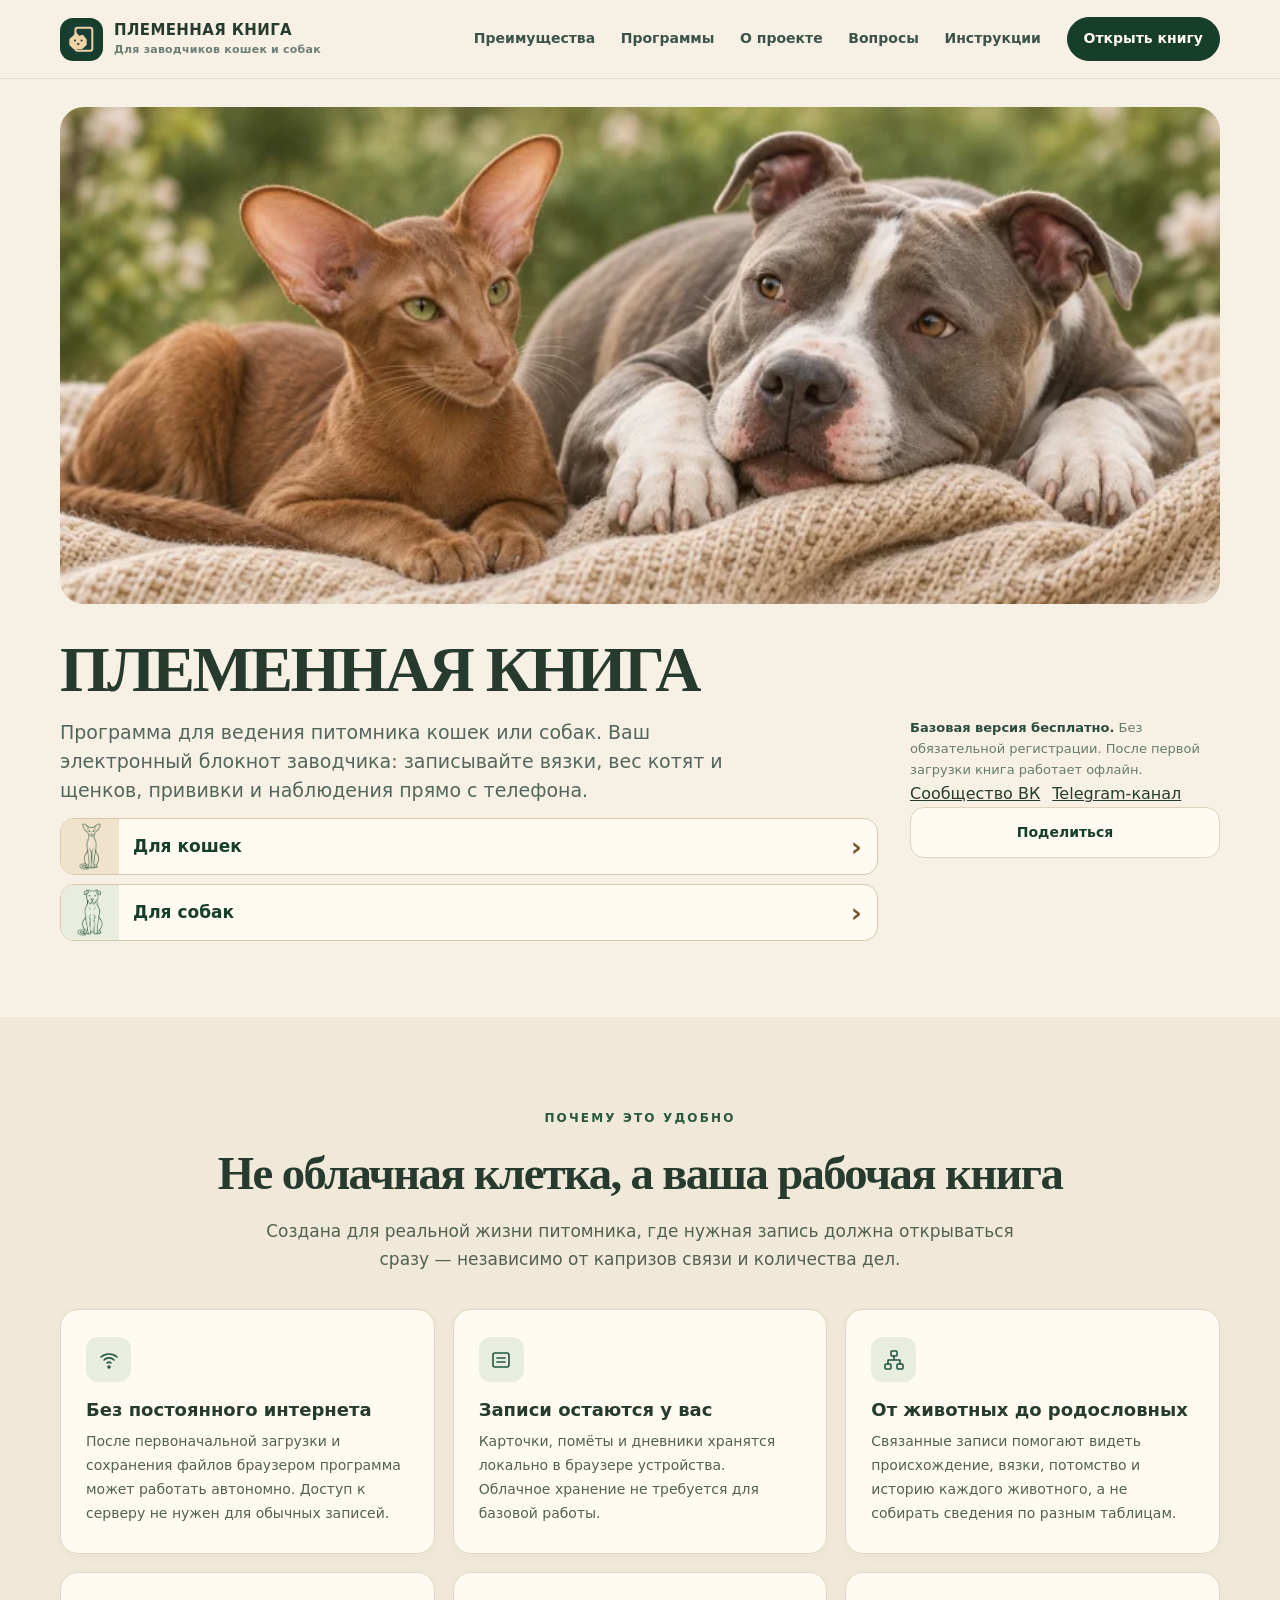
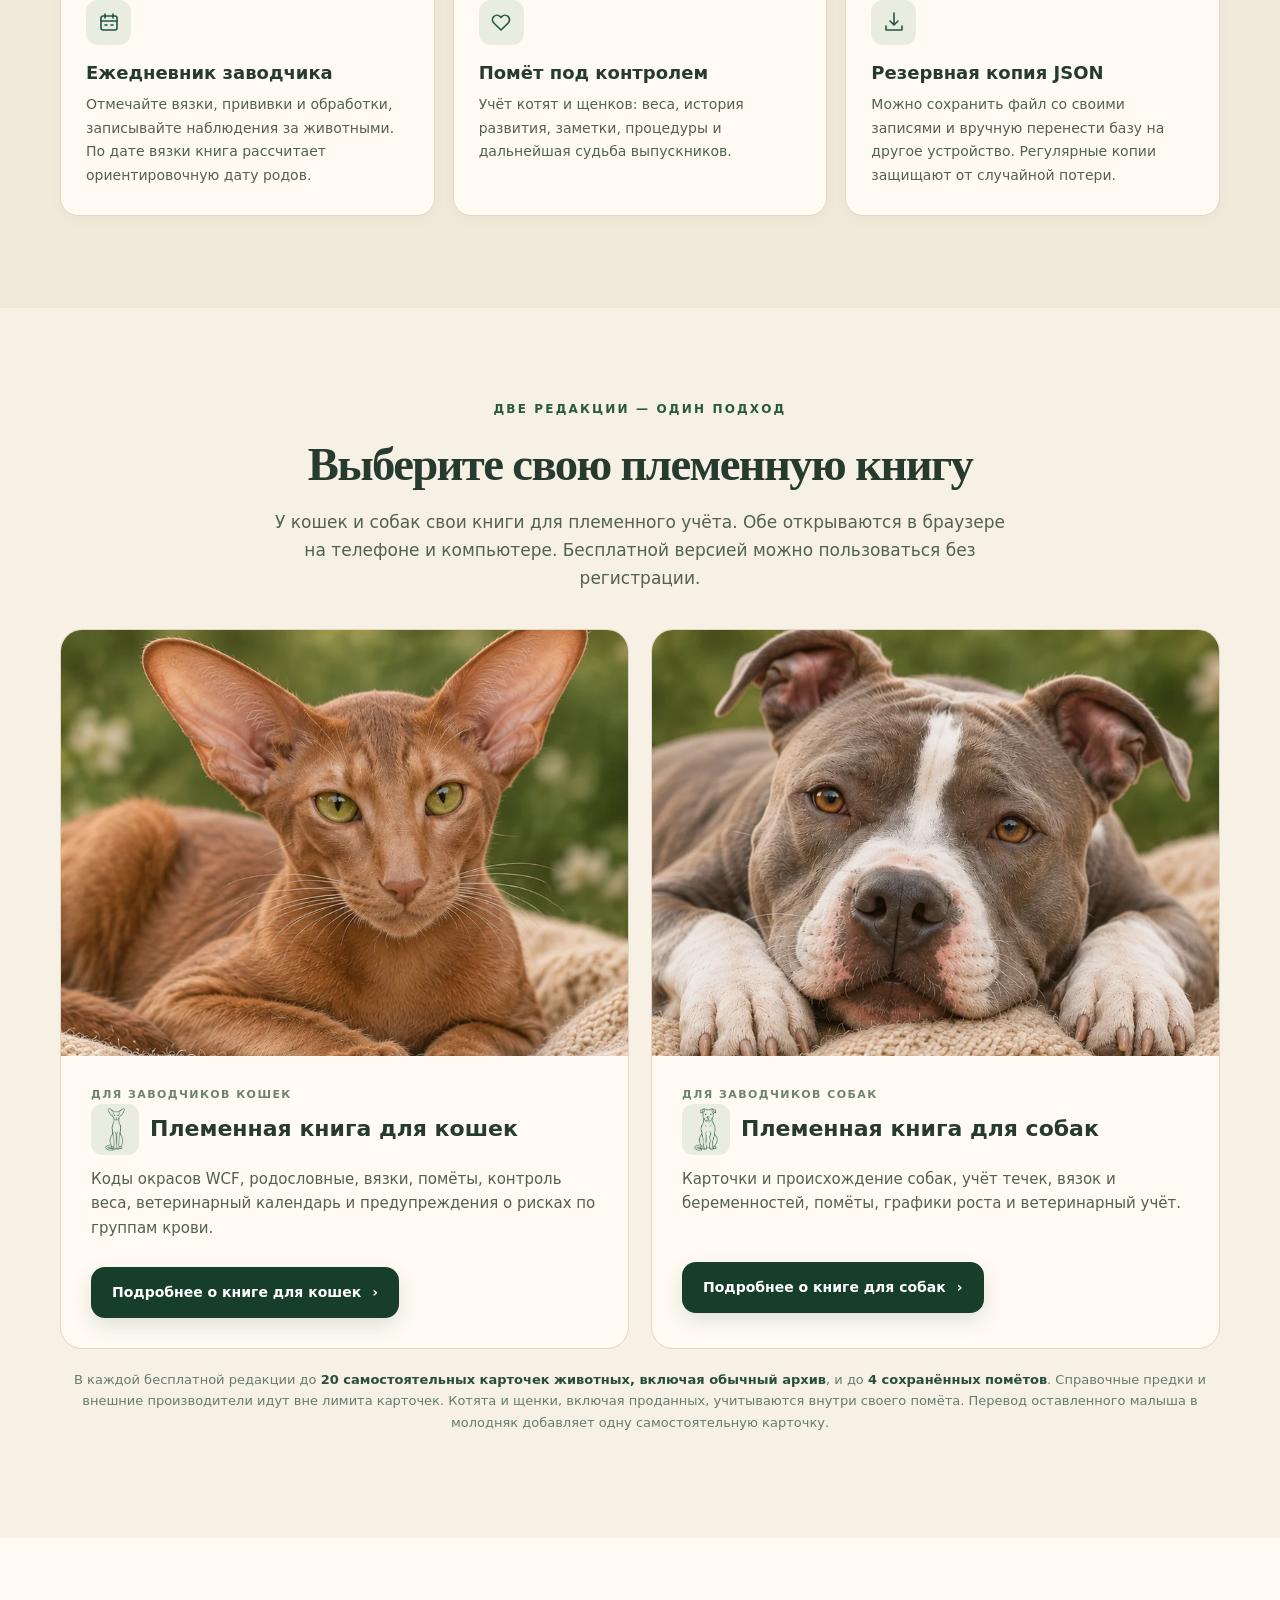
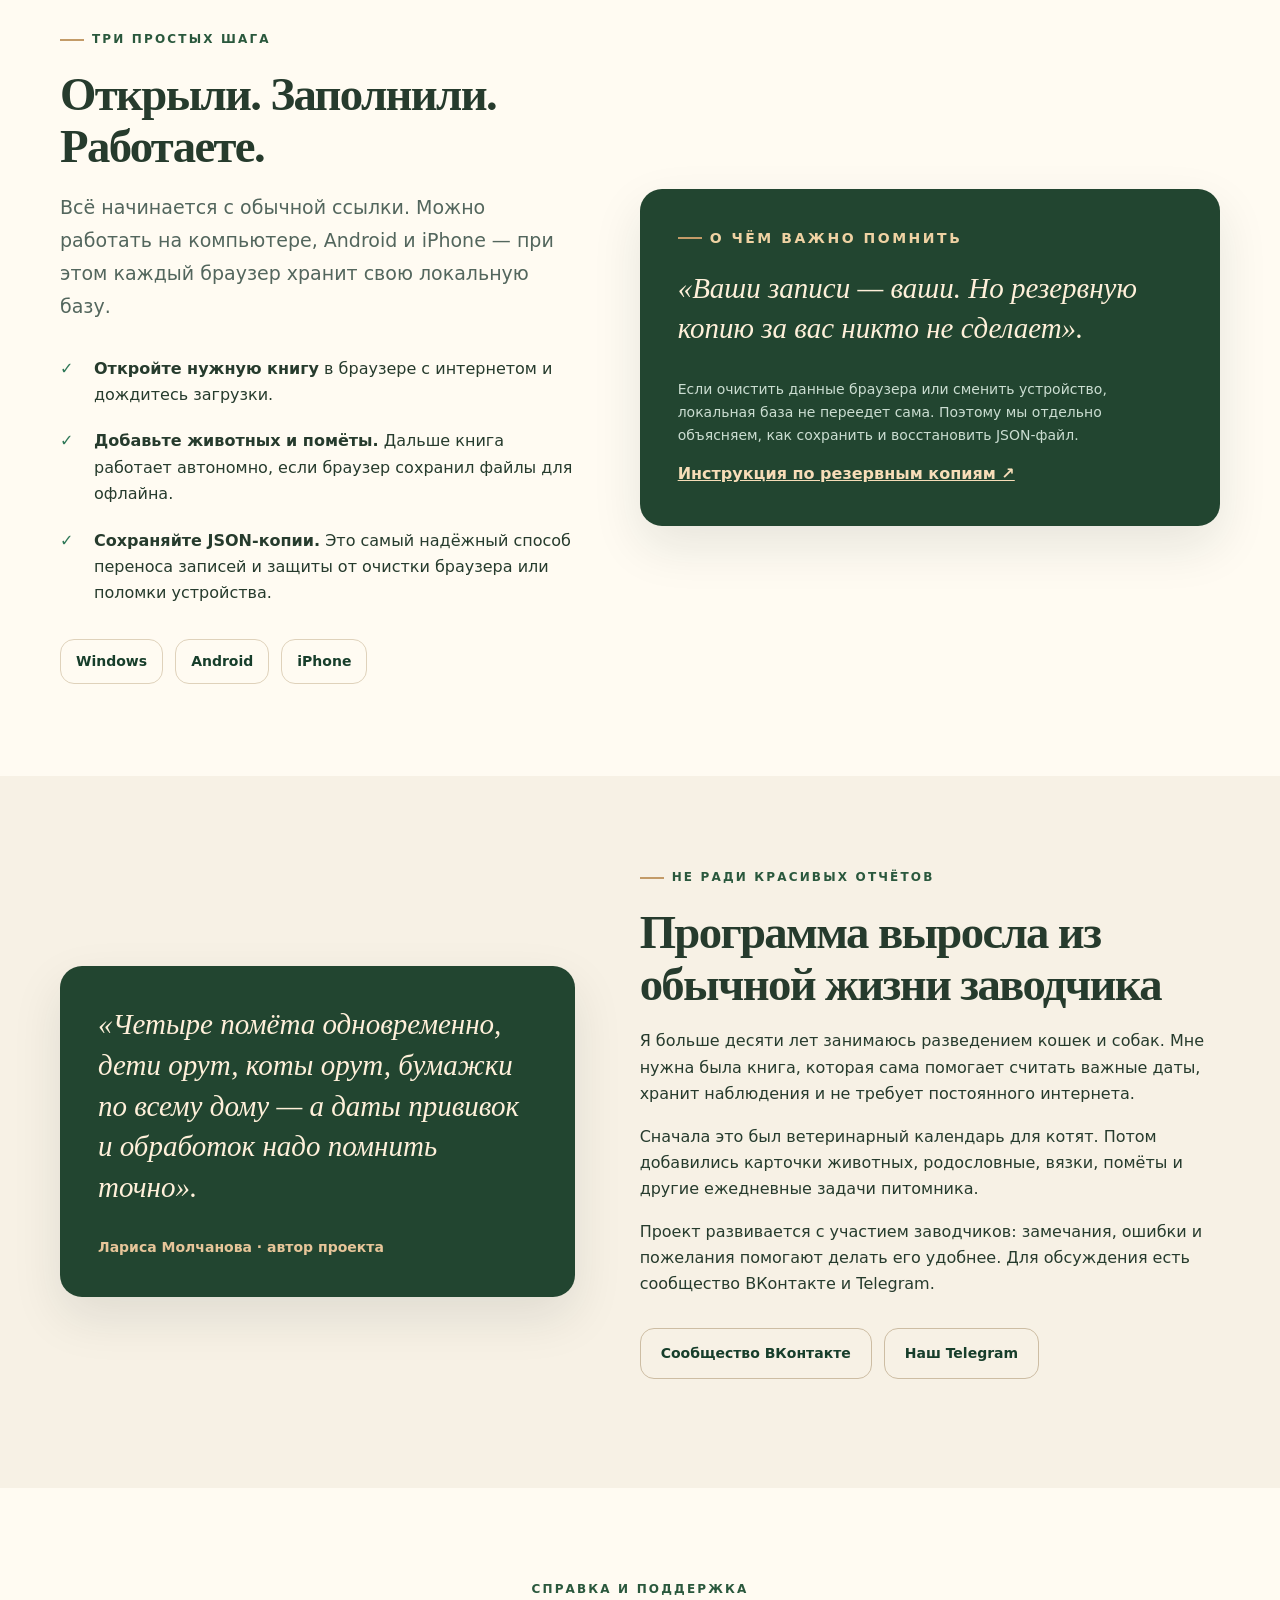
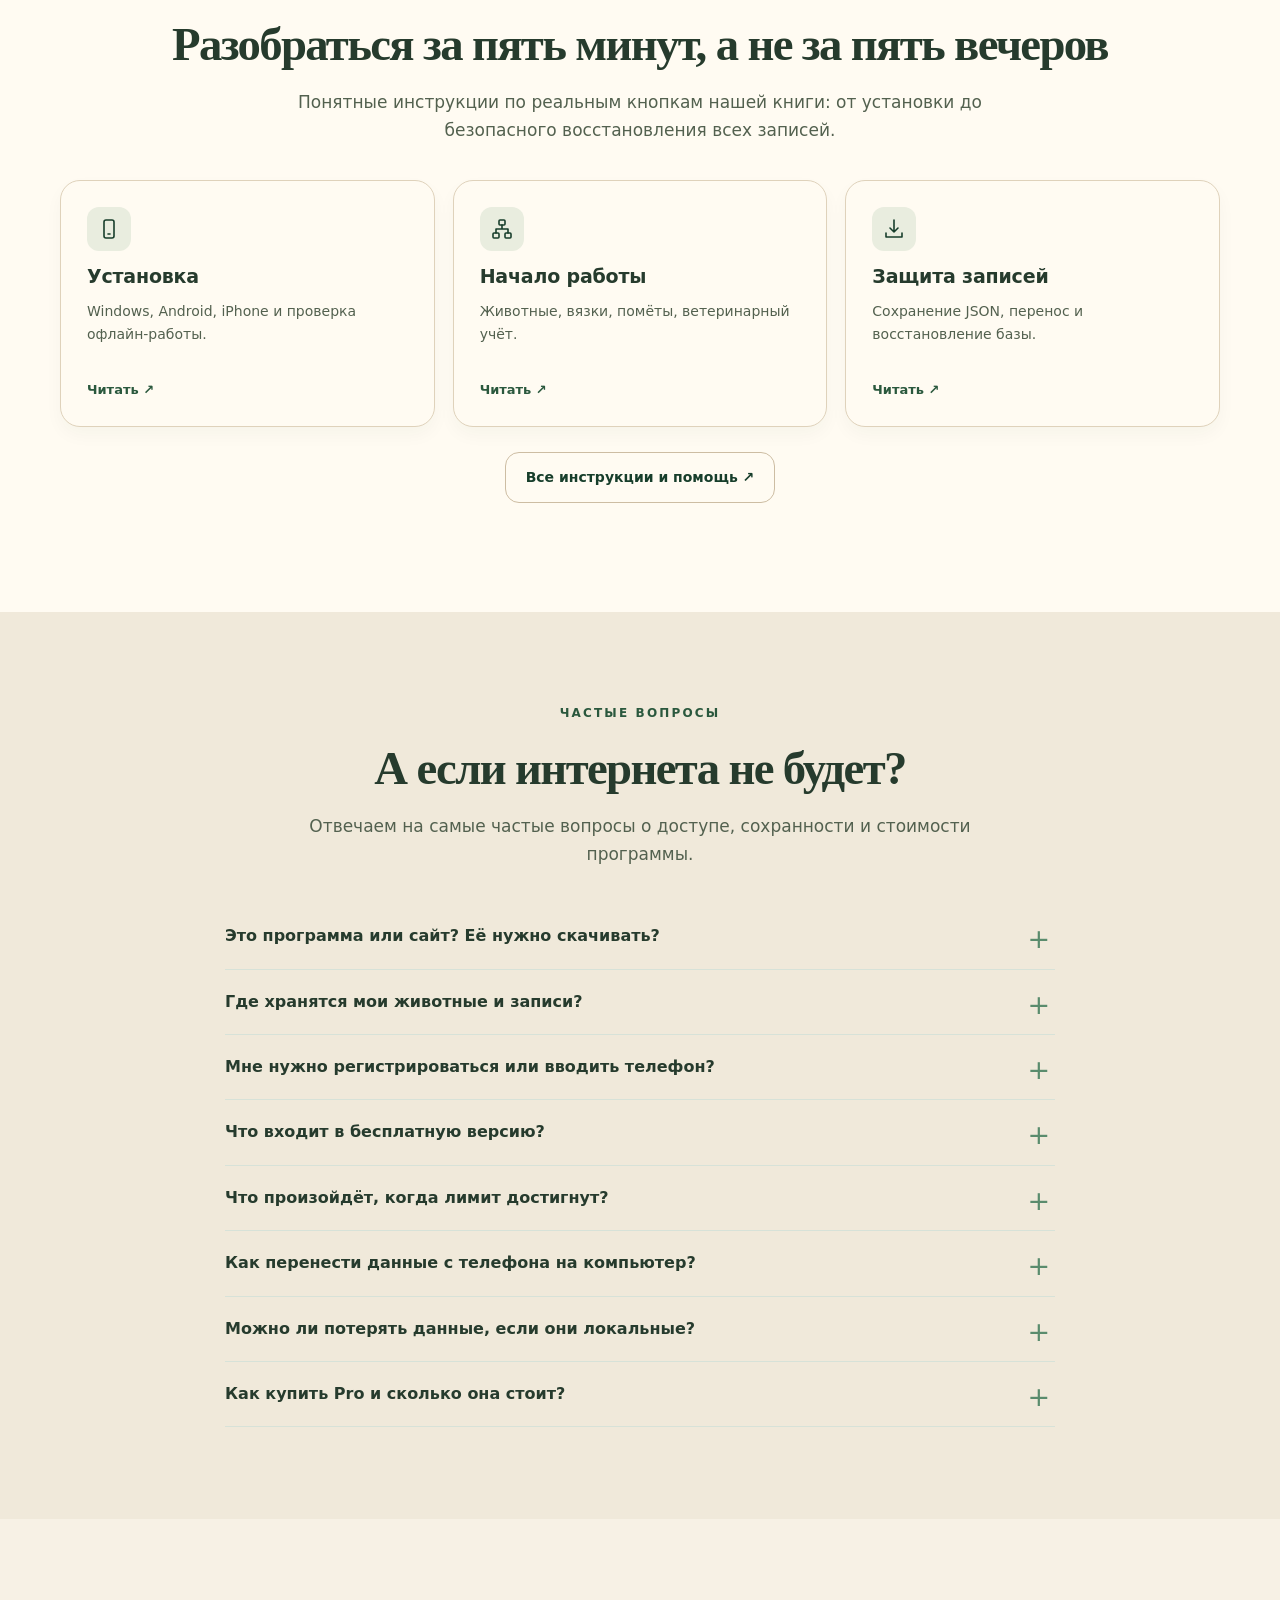
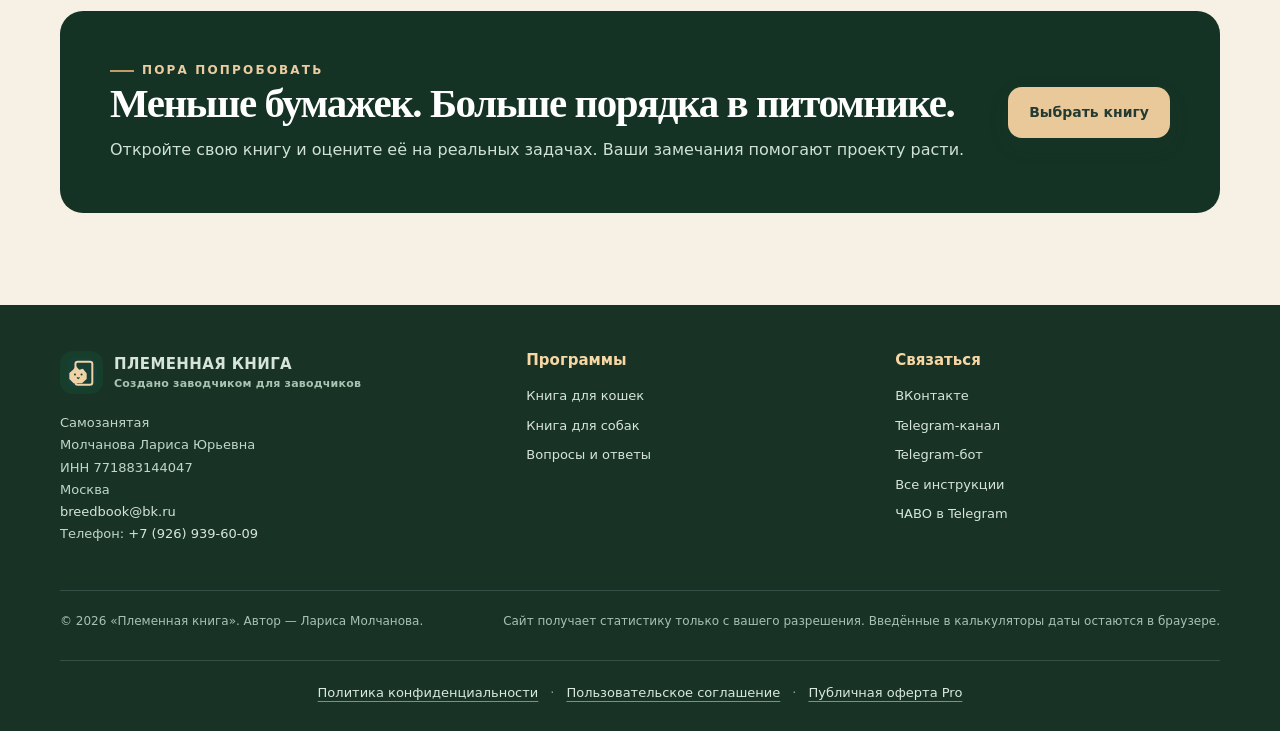
<file: index.html>
<!doctype html>
<html lang="ru">
<head>
  <meta charset="utf-8">
  <meta name="viewport" content="width=device-width, initial-scale=1">
  <title>Племенная книга — программа для питомников кошек и собак</title>
  <meta name="description" content="Племенная книга для кошек и собак: родословные, вязки, помёты, вес котят и щенков, ветеринарный календарь. Бесплатная базовая версия, работа без интернета.">
  <meta name="keywords" content="программа для питомников, программа для заводчиков кошек и собак, племенной учёт питомника, электронная племенная книга, ежедневник заводчика">
  <meta name="theme-color" content="#183f36">
  <meta property="og:type" content="website">
  <meta property="og:locale" content="ru_RU">
  <meta property="og:title" content="Племенная книга — ваш питомник под контролем">
  <meta property="og:description" content="Удобный учёт животных, вязок, помётов и ветпроцедур. Ваши записи хранятся на устройстве. Базовая версия бесплатно.">
  <meta property="og:image" content="https://breedbook.ru/assets/cover.webp">
  <meta property="og:url" content="https://breedbook.ru/">
  <link rel="canonical" href="https://breedbook.ru/">
  <link rel="icon" type="image/svg+xml" href="favicon.svg">
  <link rel="stylesheet" href="styles.css?v=seller-details-1">
  <script type="application/ld+json">{"@context":"https://schema.org","@type":"WebSite","name":"Племенная книга","url":"https://breedbook.ru/","inLanguage":"ru","author":{"@type":"Person","name":"Лариса Молчанова"}}</script>
<link rel="stylesheet" href="assets/site-statistics.css">
<script defer src="assets/site-statistics.js"></script>
</head>
<body>
  <a class="skip-link" href="#main">К содержимому</a>
  <header class="site-header">
    <div class="container header-inner">
      <a class="brand" href="./" aria-label="Племенная книга — главная">
        <span class="brand-symbol" aria-hidden="true"><img src="favicon.svg" width="30" height="30" alt=""></span>
        <span>ПЛЕМЕННАЯ КНИГА<small>Для заводчиков кошек и собак</small></span>
      </a>
      <nav class="nav-links" aria-label="Главное меню">
        <a href="#benefits">Преимущества</a>
        <a href="#books">Программы</a>
        <a href="#about">О проекте</a>
        <a href="#faq">Вопросы</a>
        <a href="guide.html">Инструкции</a>
        <a class="nav-cta" href="#books">Открыть книгу</a>
      </nav>
    </div>
  </header>

  <main id="main">
    <section class="hero" aria-labelledby="hero-title">
      <div class="container">
        <picture class="cover">
          <source media="(max-width: 650px)" srcset="assets/cover-small.webp">
          <img src="assets/cover.webp" width="1536" height="658" fetchpriority="high" alt="Циннамоновый ориентал и питбуль лежат рядом на бежевом вязаном пледе">
        </picture>
        <div class="cover-content">
          <div>
            <h1 id="hero-title">ПЛЕМЕННАЯ КНИГА</h1>
            <p class="lead">Программа для ведения питомника кошек или собак. Ваш электронный блокнот заводчика: записывайте вязки, вес котят и щенков, прививки и наблюдения прямо с телефона.</p>
            <div class="cover-actions">
              <a class="animal-link" href="cats.html"><span class="animal-icon"><img src="assets/cat-icon.png" alt="" width="36" height="52"></span><span>Для кошек</span><span class="link-arrow" aria-hidden="true">›</span></a>
              <a class="animal-link" href="dogs.html"><span class="animal-icon"><img src="assets/dog-icon.png" alt="" width="36" height="52"></span><span>Для собак</span><span class="link-arrow" aria-hidden="true">›</span></a>
            </div>
          </div>
          <div>
            <p class="note"><strong>Базовая версия бесплатно.</strong> Без обязательной регистрации. После первой загрузки книга работает офлайн.</p>
            <div class="help-links"><a href="https://vk.ru/breed_cat" rel="noopener noreferrer">Сообщество ВК</a><a href="https://t.me/breed_book" rel="noopener noreferrer">Telegram-канал</a></div>
            <details class="help-links">
              <summary class="button button-light">Поделиться</summary>
              <div style="margin-top:12px">
                <p>Ссылка на сайт — <a id="share-site-url" href="https://breedbook.ru/">https://breedbook.ru/</a></p>
                <button class="button button-light" id="share-copy" type="button" hidden>Скопировать ссылку</button>
                <p><img src="[data-uri]" width="160" height="160" alt="QR-код сайта breedbook.ru"></p>
                <details>
                  <summary>Поделиться в приложении</summary>
                  <p>ВК, МАКС, Telegram, WhatsApp и другие приложения, доступные на устройстве.</p>
                  <button class="button button-light" id="share-native" type="button" hidden>Выбрать приложение</button>
                  <p id="share-unavailable">Скопируйте ссылку и отправьте её в нужном приложении.</p>
                </details>
                <p id="share-status" role="status" hidden></p>
              </div>
            </details>
          </div>
        </div>
      </div>
    </section>

    <section class="section section-alt" id="benefits" aria-labelledby="benefits-title">
      <div class="container">
        <div class="section-center">
          <p class="eyebrow">Почему это удобно</p>
          <h2 id="benefits-title">Не облачная клетка, а ваша рабочая книга</h2>
          <p class="section-intro">Создана для реальной жизни питомника, где нужная запись должна открываться сразу — независимо от капризов связи и количества дел.</p>
        </div>
        <div class="feature-grid">
          <article class="feature-card"><span class="icon-box" aria-hidden="true"><svg viewBox="0 0 24 24" width="24" height="24" fill="none" stroke="currentColor" stroke-width="1.6" stroke-linecap="round" stroke-linejoin="round"><path d="M4 9a12 12 0 0 1 16 0M7 12a7 7 0 0 1 10 0m-7 3a3 3 0 0 1 4 0"/><circle cx="12" cy="19" r="1"/></svg></span><h3>Без постоянного интернета</h3><p>После первоначальной загрузки и сохранения файлов браузером программа может работать автономно. Доступ к серверу не нужен для обычных записей.</p></article>
          <article class="feature-card"><span class="icon-box" aria-hidden="true"><svg viewBox="0 0 24 24" width="24" height="24" fill="none" stroke="currentColor" stroke-width="1.6" stroke-linecap="round" stroke-linejoin="round"><rect x="4" y="5" width="16" height="14" rx="2"/><path d="M8 10h8m-8 4h8"/></svg></span><h3>Записи остаются у вас</h3><p>Карточки, помёты и дневники хранятся локально в браузере устройства. Облачное хранение не требуется для базовой работы.</p></article>
          <article class="feature-card"><span class="icon-box" aria-hidden="true"><svg viewBox="0 0 24 24" width="24" height="24" fill="none" stroke="currentColor" stroke-width="1.6" stroke-linecap="round" stroke-linejoin="round"><rect x="9" y="3" width="6" height="5" rx="1"/><rect x="3" y="16" width="6" height="5" rx="1"/><rect x="15" y="16" width="6" height="5" rx="1"/><path d="M12 8v4m-6 4v-4h12v4"/></svg></span><h3>От животных до родословных</h3><p>Связанные записи помогают видеть происхождение, вязки, потомство и историю каждого животного, а не собирать сведения по разным таблицам.</p></article>
          <article class="feature-card"><span class="icon-box" aria-hidden="true"><svg viewBox="0 0 24 24" width="24" height="24" fill="none" stroke="currentColor" stroke-width="1.6" stroke-linecap="round" stroke-linejoin="round"><rect x="4" y="6" width="16" height="14" rx="2"/><path d="M8 4v4m8-4v4M4 11h16m-12 4h2m4 0h2"/></svg></span><h3>Ежедневник заводчика</h3><p>Отмечайте вязки, прививки и обработки, записывайте наблюдения за животными. По дате вязки книга рассчитает ориентировочную дату родов.</p></article>
          <article class="feature-card"><span class="icon-box" aria-hidden="true"><svg viewBox="0 0 24 24" width="24" height="24" fill="none" stroke="currentColor" stroke-width="1.6" stroke-linecap="round" stroke-linejoin="round"><path d="M12 20 4.8 13a4.5 4.5 0 0 1 6.4-6.4l.8.8.8-.8a4.5 4.5 0 0 1 6.4 6.4Z"/></svg></span><h3>Помёт под контролем</h3><p>Учёт котят и щенков: веса, история развития, заметки, процедуры и дальнейшая судьба выпускников.</p></article>
          <article class="feature-card"><span class="icon-box" aria-hidden="true"><svg viewBox="0 0 24 24" width="24" height="24" fill="none" stroke="currentColor" stroke-width="1.6" stroke-linecap="round" stroke-linejoin="round"><path d="M12 3v12m-4-4 4 4 4-4M4 16v4h16v-4"/></svg></span><h3>Резервная копия JSON</h3><p>Можно сохранить файл со своими записями и вручную перенести базу на другое устройство. Регулярные копии защищают от случайной потери.</p></article>
        </div>
      </div>
    </section>

    <section class="section" id="books" aria-labelledby="books-title">
      <div class="container">
        <div class="section-center">
          <p class="eyebrow">Две редакции — один подход</p>
          <h2 id="books-title">Выберите свою племенную книгу</h2>
          <p class="section-intro">У кошек и собак свои книги для племенного учёта. Обе открываются в браузере на телефоне и компьютере. Бесплатной версией можно пользоваться без регистрации.</p>
        </div>
        <div class="book-grid">
          <article class="book-card">
            <a class="book-art" href="cats.html" aria-label="Племенная книга для кошек"><img src="assets/cat-portrait.webp" alt="Ориентальная кошка на вязаном пледе" width="800" height="710" loading="lazy"></a>
            <div class="book-body">
              <div class="label">Для заводчиков кошек</div>
              <h3 class="animal-heading"><span class="animal-icon"><img src="assets/cat-icon.png" alt="" width="36" height="52"></span>Племенная книга для кошек</h3>
              <p>Коды окрасов WCF, родословные, вязки, помёты, контроль веса, ветеринарный календарь и предупреждения о рисках по группам крови.</p>
              <a class="button" href="cats.html">Подробнее о книге для кошек <span aria-hidden="true">›</span></a>
            </div>
          </article>
          <article class="book-card">
            <a class="book-art" href="dogs.html" aria-label="Племенная книга для собак"><img src="assets/dog-portrait.webp" alt="Питбуль с ушами-розочками на вязаном пледе" width="800" height="710" loading="lazy"></a>
            <div class="book-body">
              <div class="label">Для заводчиков собак</div>
              <h3 class="animal-heading"><span class="animal-icon"><img src="assets/dog-icon.png" alt="" width="36" height="52"></span>Племенная книга для собак</h3>
              <p>Карточки и происхождение собак, учёт течек, вязок и беременностей, помёты, графики роста и ветеринарный учёт.</p>
              <a class="button" href="dogs.html">Подробнее о книге для собак <span aria-hidden="true">›</span></a>
            </div>
          </article>
        </div>
        <p class="note" style="text-align:center;margin-top:20px">В каждой бесплатной редакции до <strong>20 самостоятельных карточек животных, включая обычный архив</strong>, и до <strong>4 сохранённых помётов</strong>. Справочные предки и внешние производители идут вне лимита карточек. Котята и щенки, включая проданных, учитываются внутри своего помёта. Перевод оставленного малыша в молодняк добавляет одну самостоятельную карточку.</p>
      </div>
    </section>

    <section class="section section-white" id="how-it-works" aria-labelledby="how-title">
      <div class="container split">
        <div>
          <p class="eyebrow">Три простых шага</p>
          <h2 id="how-title">Открыли. Заполнили. Работаете.</h2>
          <p class="lead">Всё начинается с обычной ссылки. Можно работать на компьютере, Android и iPhone — при этом каждый браузер хранит свою локальную базу.</p>
          <ol class="check-list">
            <li><b>Откройте нужную книгу</b> в браузере с интернетом и дождитесь загрузки.</li>
            <li><b>Добавьте животных и помёты.</b> Дальше книга работает автономно, если браузер сохранил файлы для офлайна.</li>
            <li><b>Сохраняйте JSON-копии.</b> Это самый надёжный способ переноса записей и защиты от очистки браузера или поломки устройства.</li>
          </ol>
          <div class="help-links">
            <a class="button button-light button-inline" href="install.html#windows">Windows</a>
            <a class="button button-light button-inline" href="install.html#android">Android</a>
            <a class="button button-light button-inline" href="install.html#iphone">iPhone</a>
          </div>
        </div>
        <aside class="story-card">
          <p class="eyebrow" style="color:#efd2a3">О чём важно помнить</p>
          <p class="quote">«Ваши записи — ваши. Но резервную копию за вас никто не сделает».</p>
          <p>Если очистить данные браузера или сменить устройство, локальная база не переедет сама. Поэтому мы отдельно объясняем, как сохранить и восстановить JSON-файл.</p>
          <a href="backup.html" style="color:#f7ddb8;font-weight:750">Инструкция по резервным копиям ↗</a>
        </aside>
      </div>
    </section>

    <section class="section" id="about" aria-labelledby="about-title">
      <div class="container split">
        <aside class="story-card">
          <p class="quote">«Четыре помёта одновременно, дети орут, коты орут, бумажки по всему дому — а даты прививок и обработок надо помнить точно».</p>
          <p class="signature">Лариса Молчанова · автор проекта</p>
        </aside>
        <div>
          <p class="eyebrow">Не ради красивых отчётов</p>
          <h2 id="about-title">Программа выросла из обычной жизни заводчика</h2>
          <p>Я больше десяти лет занимаюсь разведением кошек и собак. Мне нужна была книга, которая сама помогает считать важные даты, хранит наблюдения и не требует постоянного интернета.</p>
          <p>Сначала это был ветеринарный календарь для котят. Потом добавились карточки животных, родословные, вязки, помёты и другие ежедневные задачи питомника.</p>
          <p>Проект развивается с участием заводчиков: замечания, ошибки и пожелания помогают делать его удобнее. Для обсуждения есть сообщество ВКонтакте и Telegram.</p>
          <div class="actions">
            <a class="button button-ghost" href="https://vk.ru/breed_cat" rel="noopener noreferrer">Сообщество ВКонтакте</a>
            <a class="button button-ghost" href="https://t.me/breed_book" rel="noopener noreferrer">Наш Telegram</a>
          </div>
        </div>
      </div>
    </section>

    <section class="section section-white" id="instructions" aria-labelledby="instructions-title">
  <div class="container">
    <div class="section-center">
      <p class="eyebrow">Справка и поддержка</p>
      <h2 id="instructions-title">Разобраться за пять минут, а не за пять вечеров</h2>
      <p class="section-intro">Понятные инструкции по реальным кнопкам нашей книги: от установки до безопасного восстановления всех записей.</p>
    </div>
    <div class="guide-card-grid">
      <a class="guide-card" href="install.html"><span class="guide-icon" aria-hidden="true"><svg viewBox="0 0 24 24" width="24" height="24" fill="none" stroke="currentColor" stroke-width="1.6" stroke-linecap="round" stroke-linejoin="round"><rect x="7" y="3" width="10" height="18" rx="2"/><path d="M11 17h2"/></svg></span><strong>Установка</strong><span>Windows, Android, iPhone и проверка офлайн-работы.</span><b>Читать ↗</b></a>
      <a class="guide-card" href="records.html"><span class="guide-icon" aria-hidden="true"><svg viewBox="0 0 24 24" width="24" height="24" fill="none" stroke="currentColor" stroke-width="1.6" stroke-linecap="round" stroke-linejoin="round"><rect x="9" y="3" width="6" height="5" rx="1"/><rect x="3" y="16" width="6" height="5" rx="1"/><rect x="15" y="16" width="6" height="5" rx="1"/><path d="M12 8v4m-6 4v-4h12v4"/></svg></span><strong>Начало работы</strong><span>Животные, вязки, помёты, ветеринарный учёт.</span><b>Читать ↗</b></a>
      <a class="guide-card" href="backup.html"><span class="guide-icon" aria-hidden="true"><svg viewBox="0 0 24 24" width="24" height="24" fill="none" stroke="currentColor" stroke-width="1.6" stroke-linecap="round" stroke-linejoin="round"><path d="M12 3v12m-4-4 4 4 4-4M4 16v4h16v-4"/></svg></span><strong>Защита записей</strong><span>Сохранение JSON, перенос и восстановление базы.</span><b>Читать ↗</b></a>
    </div>
    <div class="actions" style="justify-content:center;margin-top:25px"><a class="button button-ghost" href="guide.html">Все инструкции и помощь ↗</a></div>
  </div>
</section>
<section class="section section-alt" id="faq" aria-labelledby="faq-title">
      <div class="container">
        <div class="section-center">
          <p class="eyebrow">Частые вопросы</p>
          <h2 id="faq-title">А если интернета не будет?</h2>
          <p class="section-intro">Отвечаем на самые частые вопросы о доступе, сохранности и стоимости программы.</p>
        </div>
        <div class="faq-list">
          <details><summary>Это программа или сайт? Её нужно скачивать?</summary><p>Книга запускается в обычном браузере. При первой загрузке нужен интернет; затем её можно установить на главный экран или использовать в браузере. Если файлы программы сохранены для автономной работы, она открывается без сети.</p></details>
          <details><summary>Где хранятся мои животные и записи?</summary><p>Данные бесплатной книги сохраняются локально в браузере на вашем устройстве, а не в общей базе заводчиков. Если вы работаете в другом браузере или на другом телефоне, там будет отдельное хранилище. Не очищайте данные сайта без заранее сохранённой JSON-копии.</p></details>
          <details><summary>Мне нужно регистрироваться или вводить телефон?</summary><p>Нет. Для использования базовой версии не требуется аккаунт, номер телефона или вход через социальные сети.</p></details>
          <details><summary>Что входит в бесплатную версию?</summary><p>В каждой редакции доступно до <strong>20 самостоятельных карточек животных</strong> и до <strong>4 сохранённых помётов</strong>.</p><p>Обычный архив входит в лимит карточек. Справочные предки, внешние производители и карточки в корзине идут вне этого лимита.</p><p>Один помёт занимает одно из четырёх мест. Котята и щенки, включая проданных, учитываются внутри своего помёта. Перевод оставленного малыша в молодняк добавляет одну самостоятельную карточку.</p></details>
          <details><summary>Что произойдёт, когда лимит достигнут?</summary><p>При заполненном лимите можно просматривать, редактировать и выгружать сохранённые записи в JSON. Чтобы добавить 21-ю самостоятельную карточку или пятый помёт, можно купить Pro для своей книги.</p></details>
          <details><summary>Как перенести данные с телефона на компьютер?</summary><p>Сохраните JSON-файл резервной копии на первом устройстве, затем восстановите его на втором. Внимательно читайте предупреждение перед импортом: в текущем механизме восстановление может заменить существующую локальную базу, а не объединить две. <a href="backup.html">Подробная инструкция</a></p></details>
          <details><summary>Можно ли потерять данные, если они локальные?</summary><p>Да. Локальное хранение избавляет от обязательного облачного сервера, но не защищает от очистки браузера, поломки устройства или ошибки пользователя. Поэтому мы советуем регулярно сохранять резервные копии JSON в отдельном надёжном месте.</p></details>
          <details><summary>Как купить Pro и сколько она стоит?</summary><p><a href="cats.html#pro">Pro для кошек</a> и <a href="dogs.html#pro">Pro для собак</a> продаются отдельно по 500 ₽. Это разовая покупка. Войдите через Яндекс ID на странице выбранной редакции или откройте в приложении «Настройки → Лицензия Pro → Активировать или восстановить Pro». С одним аккаунтом можно купить обе книги. Записи питомника остаются на устройстве.</p></details>
        </div>
      </div>
    </section>

    <section class="section" id="start">
      <div class="container">
        <div class="cta-panel">
          <div>
            <p class="eyebrow" style="color:#eccda1">Пора попробовать</p>
            <h2>Меньше бумажек. Больше порядка в питомнике.</h2>
            <p>Откройте свою книгу и оцените её на реальных задачах. Ваши замечания помогают проекту расти.</p>
          </div>
          <div class="actions" style="margin:0"><a class="button" href="#books">Выбрать книгу</a></div>
        </div>
      </div>
    </section>
  </main>

  <footer class="site-footer">
    <div class="container">
      <div class="footer-grid">
        <div><a class="brand" href="./"><span class="brand-symbol" aria-hidden="true"><img src="favicon.svg" width="30" height="30" alt=""></span><span>ПЛЕМЕННАЯ КНИГА<small style="color:#a9c2b1">Создано заводчиком для заводчиков</small></span></a><p class="seller-details">Самозанятая<br>Молчанова Лариса Юрьевна<br>ИНН&nbsp;771883144047<br>Москва<br><a href="mailto:breedbook@bk.ru">breedbook@bk.ru</a><br>Телефон: <a href="tel:+79269396009">+7 (926) 939-60-09</a></p></div>
        <div><h3>Программы</h3><ul><li><a href="cats.html">Книга для кошек</a></li><li><a href="dogs.html">Книга для собак</a></li><li><a href="#faq">Вопросы и ответы</a></li></ul></div>
        <div><h3>Связаться</h3><ul><li><a href="https://vk.ru/breed_cat" rel="noopener noreferrer">ВКонтакте</a></li><li><a href="https://t.me/breed_book" rel="noopener noreferrer">Telegram-канал</a></li><li><a href="https://t.me/breed_book_bot" rel="noopener noreferrer">Telegram-бот</a></li><li><a href="guide.html">Все инструкции</a></li><li><a href="https://t.me/breed_book/14" rel="noopener noreferrer">ЧАВО в Telegram</a></li></ul></div>
      </div>
      <div class="footer-bottom"><span>© 2026 «Племенная книга». Автор — Лариса Молчанова.</span><span>Сайт получает статистику только с вашего разрешения. Введённые в калькуляторы даты остаются в браузере.</span></div>
    </div>
  <nav class="legal-links" aria-label="Юридические документы"><a href="privacy.html">Политика конфиденциальности</a><span aria-hidden="true">·</span><a href="terms.html">Пользовательское соглашение</a><span aria-hidden="true">·</span><a href="offer.html">Публичная оферта Pro</a><button hidden type="button" class="site-statistics-settings" data-statistics-settings>Настройки статистики</button></nav></footer>
<script>
(() => {
  const link = document.getElementById("share-site-url");
  const copy = document.getElementById("share-copy");
  const nativeShare = document.getElementById("share-native");
  const status = document.getElementById("share-status");
  const data = {title: "Племенная книга", url: link.href};
  function announce(message) {
    status.textContent = message;
    status.hidden = !message;
  }
  copy.hidden = typeof navigator.clipboard?.writeText !== "function";
  copy.addEventListener("click", async () => {
    try {
      await navigator.clipboard.writeText(data.url);
      announce("Ссылка скопирована.");
    } catch {
      announce("Скопируйте адрес из ссылки выше.");
    }
  });
  nativeShare.hidden = typeof navigator.share !== "function" ||
    (typeof navigator.canShare === "function" && !navigator.canShare(data));
  document.getElementById("share-unavailable").hidden = !nativeShare.hidden;
  nativeShare.addEventListener("click", async () => {
    announce("");
    try {
      await navigator.share(data);
    } catch (error) {
      if (error.name !== "AbortError") announce("Скопируйте ссылку и отправьте её в нужном приложении.");
    }
  });
})();
</script>
</body>
</html>
</file>
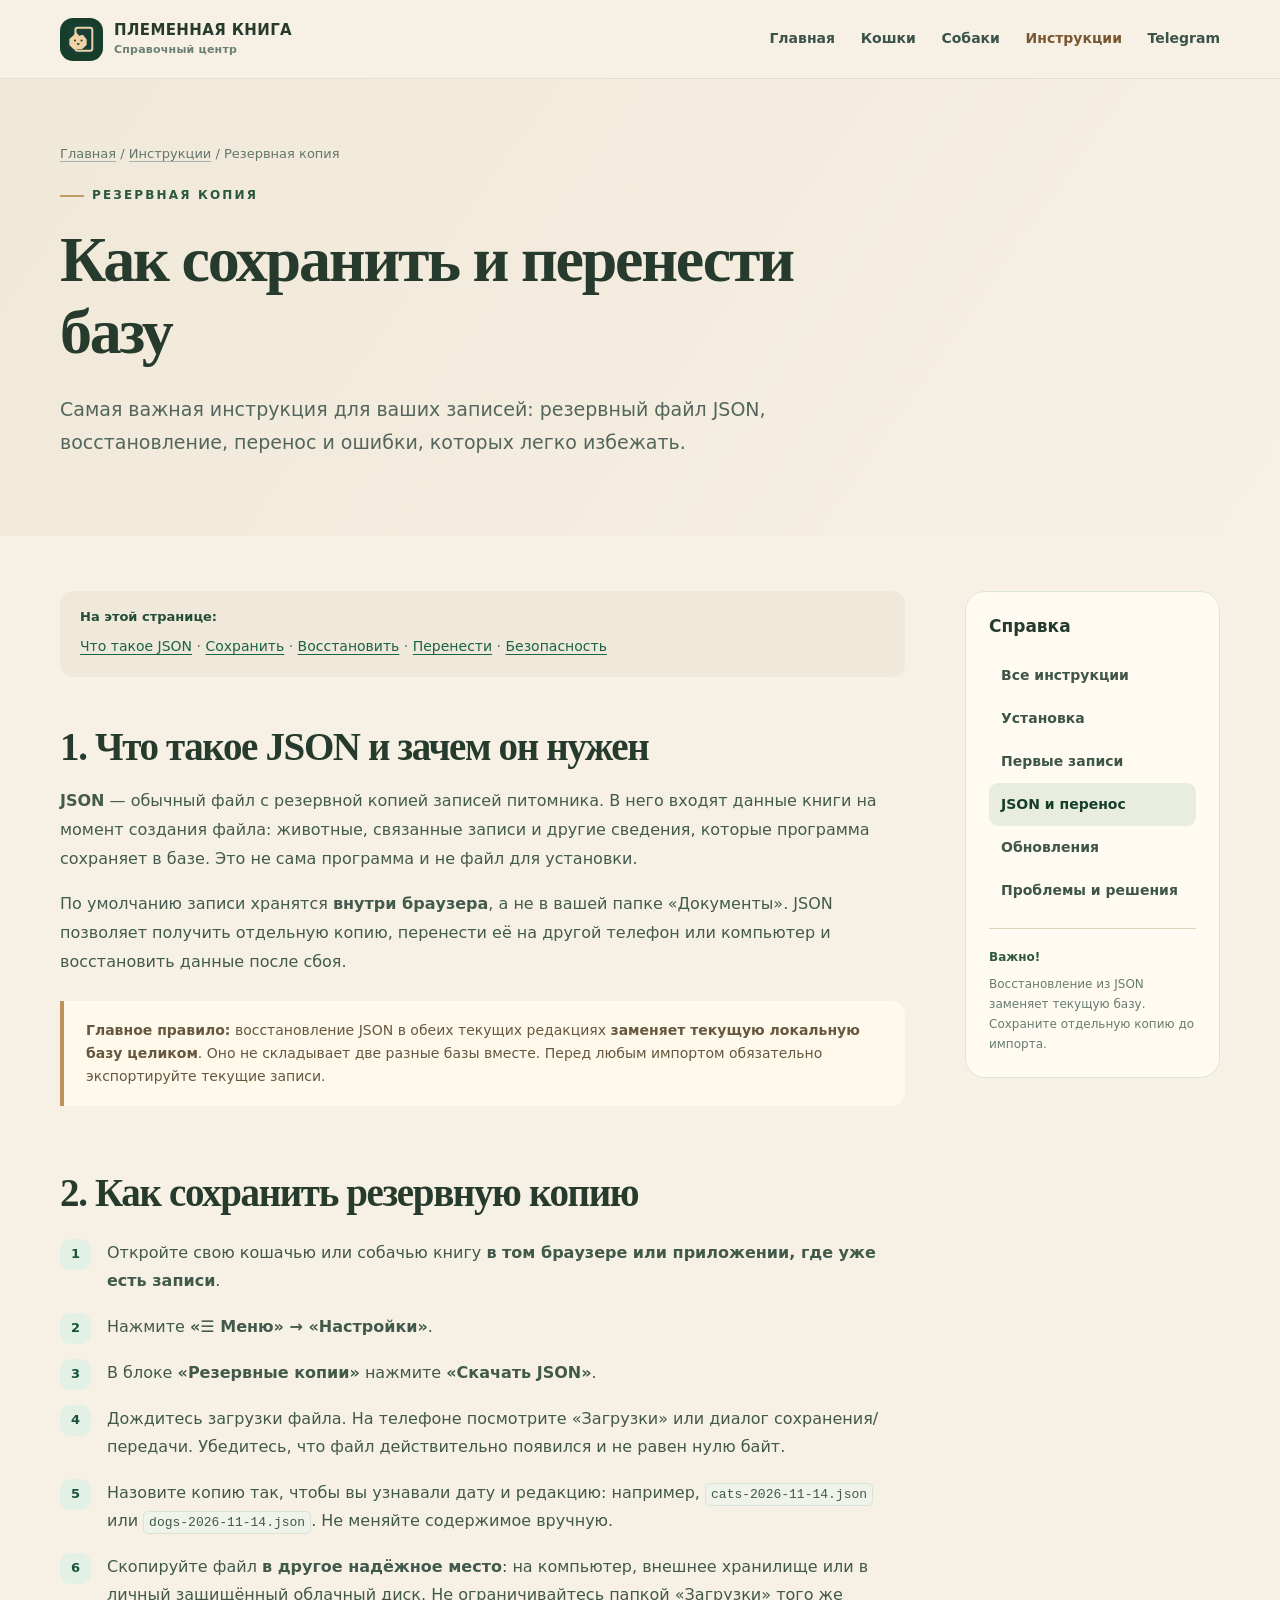
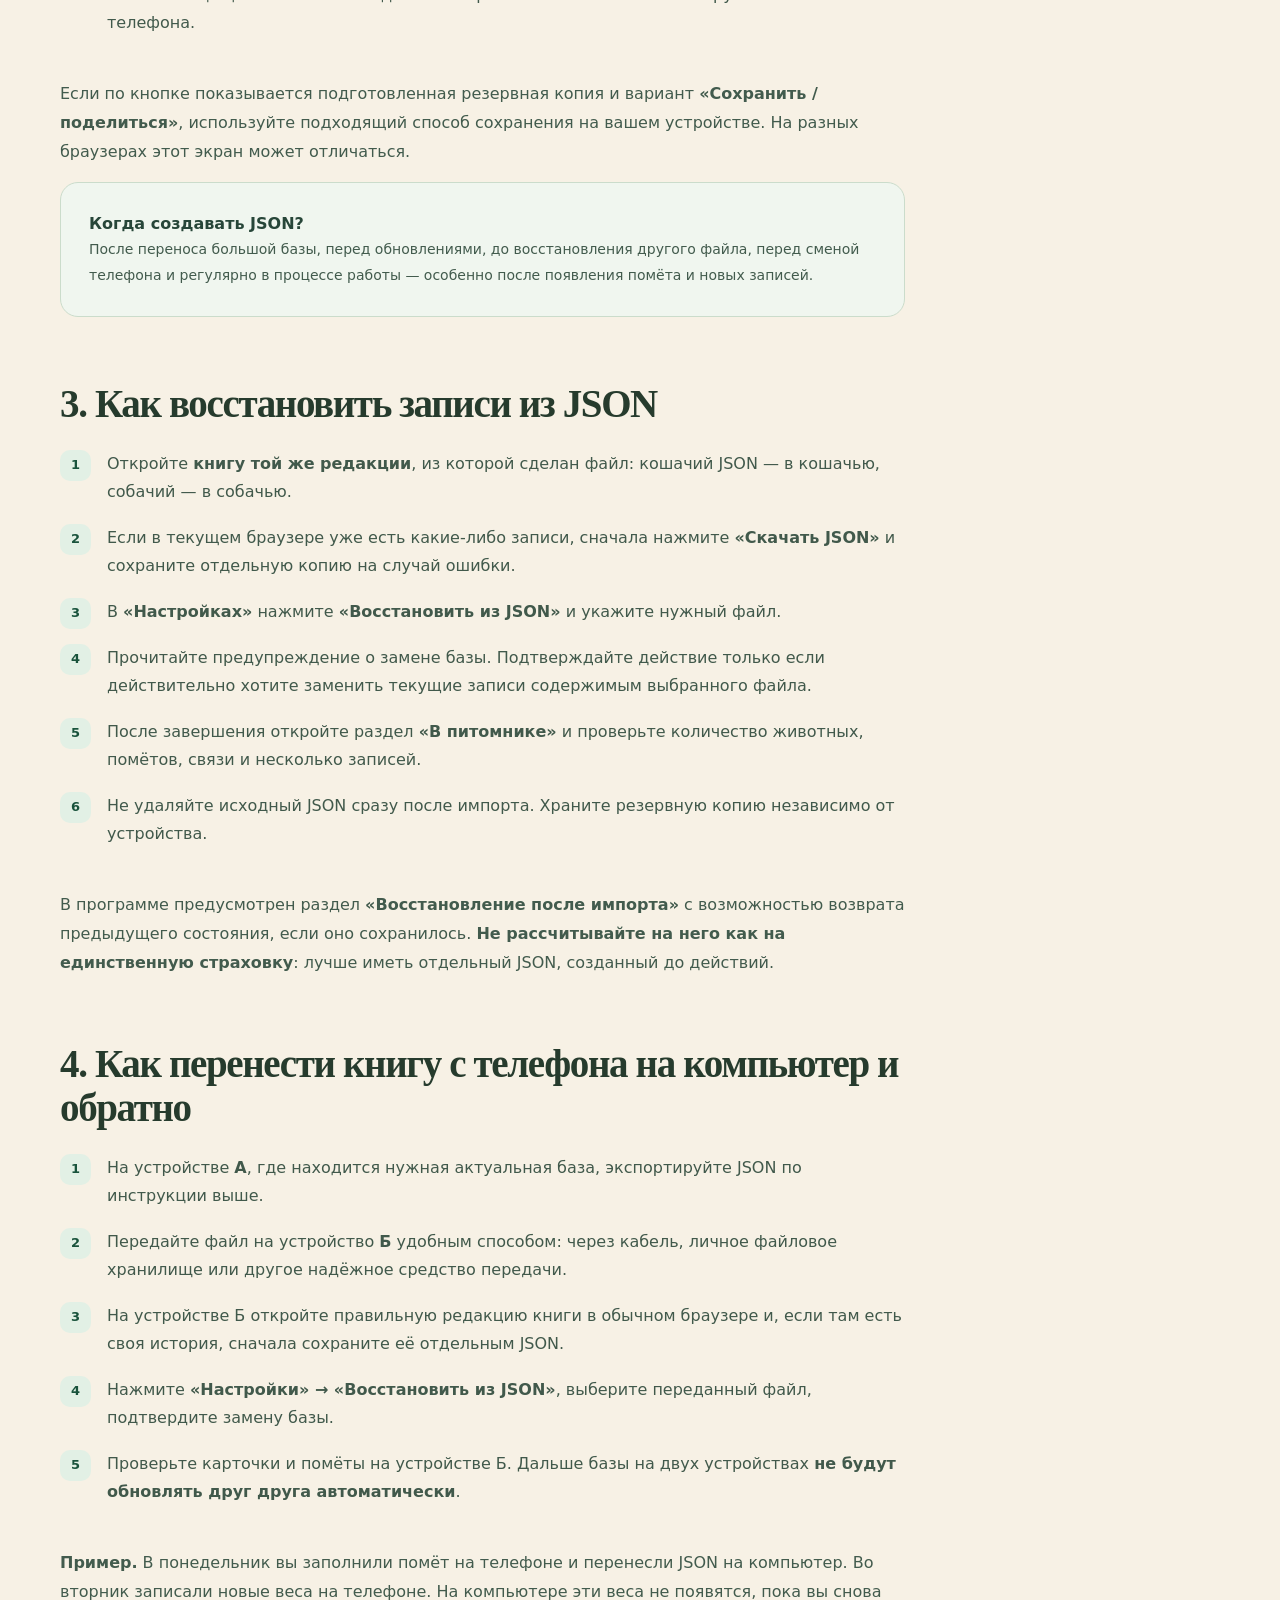
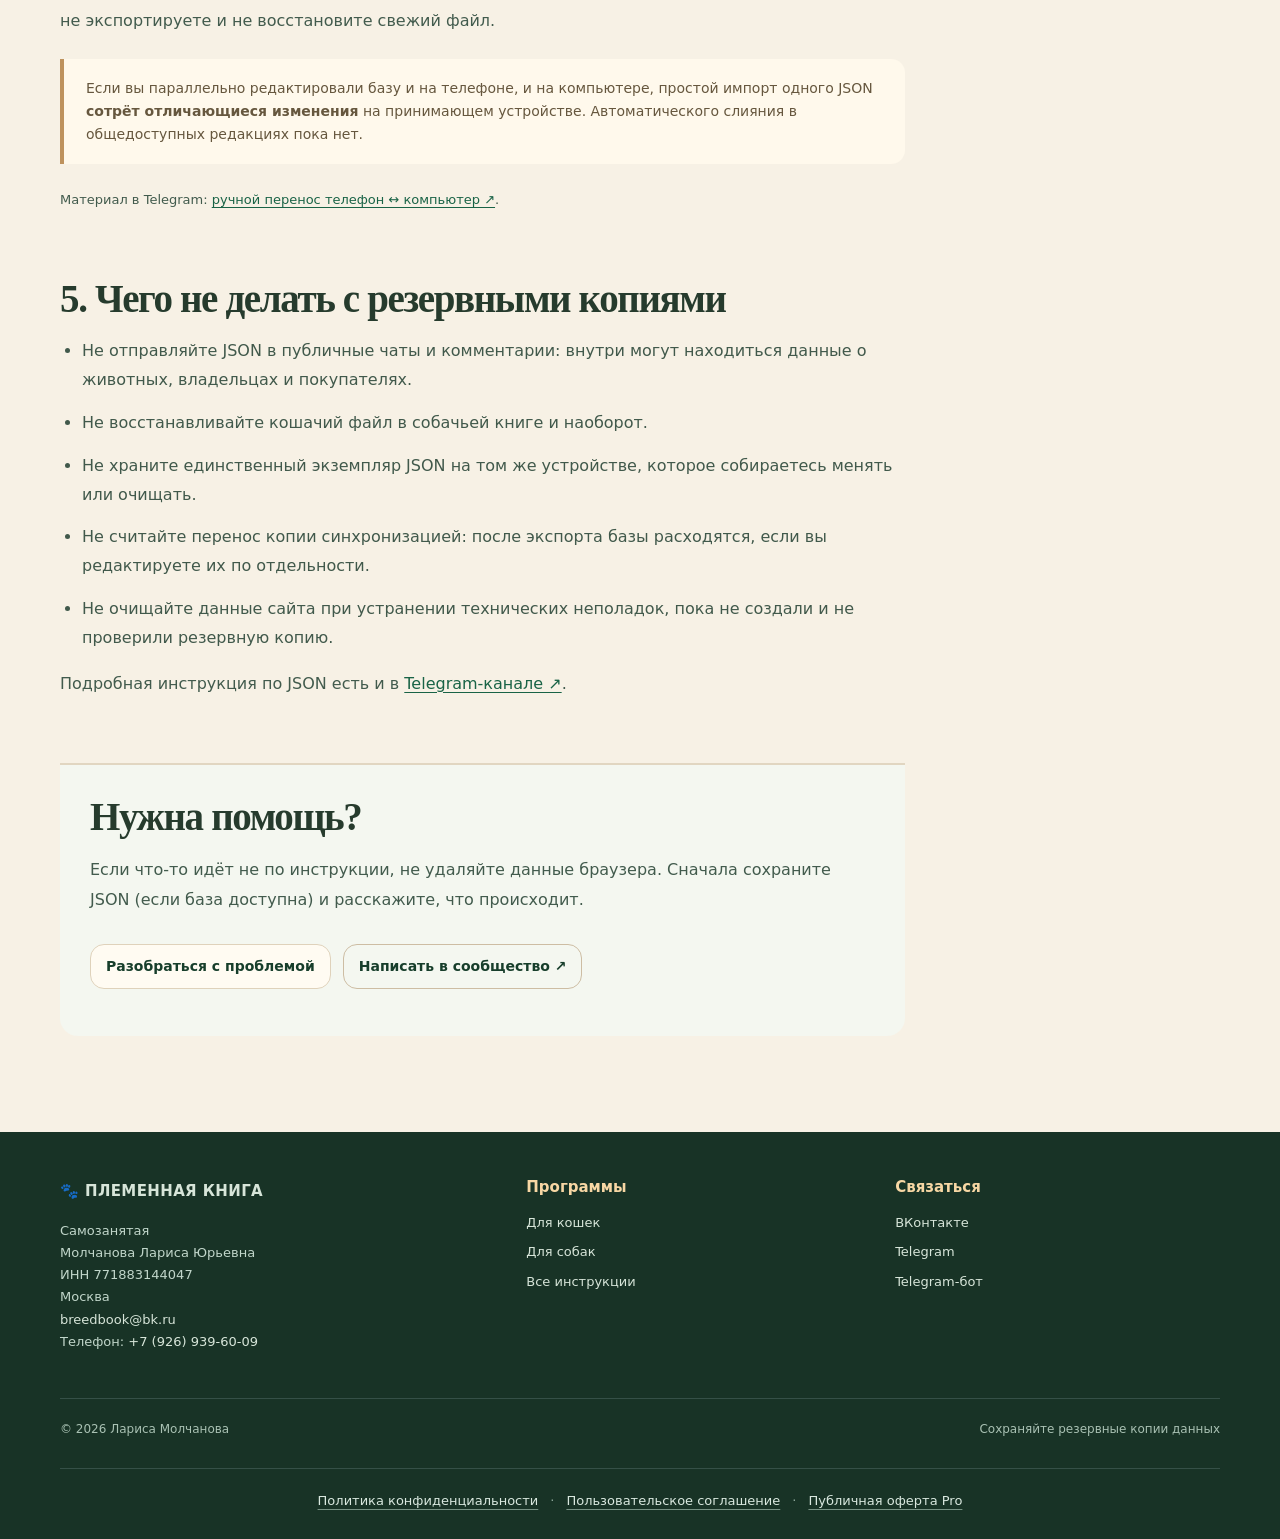
<file: backup.html>
<!doctype html><html lang="ru"><head><meta charset="utf-8"><meta name="viewport" content="width=device-width, initial-scale=1"><title>Резервная копия JSON: сохранить, восстановить, перенести — Племенная книга</title><meta name="description" content="Инструкция по резервным копиям Племенной книги: как скачать JSON, восстановить записи и перенести питомник с телефона на компьютер без потери данных."><meta name="theme-color" content="#183f36"><meta property="og:type" content="article"><meta property="og:locale" content="ru_RU"><meta property="og:title" content="Резервная копия JSON: сохранить, восстановить, перенести — Племенная книга"><link rel="canonical" href="https://breedbook.ru/backup.html"><link rel="icon" href="favicon.svg" type="image/svg+xml"><link rel="stylesheet" href="styles.css?v=seller-details-1"><link rel="stylesheet" href="assets/site-statistics.css">
<script defer src="assets/site-statistics.js"></script>
</head><body><a class="skip-link" href="#main">К содержимому</a><header class="site-header"><div class="container header-inner"><a class="brand" href="./"><span class="brand-symbol" aria-hidden="true"><img src="favicon.svg" width="30" height="30" alt=""></span><span>ПЛЕМЕННАЯ КНИГА<small>Справочный центр</small></span></a><nav class="nav-links" aria-label="Главное меню"><a href="./">Главная</a><a href="cats.html">Кошки</a><a href="dogs.html">Собаки</a><a href="guide.html" aria-current="page">Инструкции</a><a href="https://t.me/breed_book" rel="noopener noreferrer">Telegram</a></nav></div></header><main id="main"><section class="guide-banner"><div class="container"><nav class="breadcrumbs" aria-label="Навигационная цепочка"><a href="./">Главная</a> / <a href="guide.html">Инструкции</a> / Резервная копия</nav><p class="eyebrow">Резервная копия</p><h1>Как сохранить и перенести базу</h1><p class="lead">Самая важная инструкция для ваших записей: резервный файл JSON, восстановление, перенос и ошибки, которых легко избежать.</p></div></section><div class="container guide-layout"><article class="guide-content"><nav class="guide-toc" aria-label="На этой странице"><b>На этой странице:</b> <a href="#what">Что такое JSON</a> · <a href="#export">Сохранить</a> · <a href="#import">Восстановить</a> · <a href="#transfer">Перенести</a> · <a href="#rules">Безопасность</a></nav>
<section id="what"><h2>1. Что такое JSON и зачем он нужен</h2><p><b>JSON</b> — обычный файл с резервной копией записей питомника. В него входят данные книги на момент создания файла: животные, связанные записи и другие сведения, которые программа сохраняет в базе. Это не сама программа и не файл для установки.</p><p>По умолчанию записи хранятся <b>внутри браузера</b>, а не в вашей папке «Документы». JSON позволяет получить отдельную копию, перенести её на другой телефон или компьютер и восстановить данные после сбоя.</p><div class="notice"><b>Главное правило:</b> восстановление JSON в обеих текущих редакциях <b>заменяет текущую локальную базу целиком</b>. Оно не складывает две разные базы вместе. Перед любым импортом обязательно экспортируйте текущие записи.</div></section>
<section id="export"><h2>2. Как сохранить резервную копию</h2><ol class="guide-steps"><li>Откройте свою кошачью или собачью книгу <b>в том браузере или приложении, где уже есть записи</b>.</li><li>Нажмите <b>«☰ Меню» → «Настройки»</b>.</li><li>В блоке <b>«Резервные копии»</b> нажмите <b>«Скачать JSON»</b>.</li><li>Дождитесь загрузки файла. На телефоне посмотрите «Загрузки» или диалог сохранения/передачи. Убедитесь, что файл действительно появился и не равен нулю байт.</li><li>Назовите копию так, чтобы вы узнавали дату и редакцию: например, <code>cats-2026-11-14.json</code> или <code>dogs-2026-11-14.json</code>. Не меняйте содержимое вручную.</li><li>Скопируйте файл <b>в другое надёжное место</b>: на компьютер, внешнее хранилище или в личный защищённый облачный диск. Не ограничивайтесь папкой «Загрузки» того же телефона.</li></ol><p>Если по кнопке показывается подготовленная резервная копия и вариант <b>«Сохранить / поделиться»</b>, используйте подходящий способ сохранения на вашем устройстве. На разных браузерах этот экран может отличаться.</p><div class="guide-note"><b>Когда создавать JSON?</b><p>После переноса большой базы, перед обновлениями, до восстановления другого файла, перед сменой телефона и регулярно в процессе работы — особенно после появления помёта и новых записей.</p></div></section>
<section id="import"><h2>3. Как восстановить записи из JSON</h2><ol class="guide-steps"><li>Откройте <b>книгу той же редакции</b>, из которой сделан файл: кошачий JSON — в кошачью, собачий — в собачью.</li><li>Если в текущем браузере уже есть какие-либо записи, сначала нажмите <b>«Скачать JSON»</b> и сохраните отдельную копию на случай ошибки.</li><li>В <b>«Настройках»</b> нажмите <b>«Восстановить из JSON»</b> и укажите нужный файл.</li><li>Прочитайте предупреждение о замене базы. Подтверждайте действие только если действительно хотите заменить текущие записи содержимым выбранного файла.</li><li>После завершения откройте раздел <b>«В питомнике»</b> и проверьте количество животных, помётов, связи и несколько записей.</li><li>Не удаляйте исходный JSON сразу после импорта. Храните резервную копию независимо от устройства.</li></ol><p>В программе предусмотрен раздел <b>«Восстановление после импорта»</b> с возможностью возврата предыдущего состояния, если оно сохранилось. <b>Не рассчитывайте на него как на единственную страховку</b>: лучше иметь отдельный JSON, созданный до действий.</p></section>
<section id="transfer"><h2>4. Как перенести книгу с телефона на компьютер и обратно</h2><ol class="guide-steps"><li>На устройстве <b>А</b>, где находится нужная актуальная база, экспортируйте JSON по инструкции выше.</li><li>Передайте файл на устройство <b>Б</b> удобным способом: через кабель, личное файловое хранилище или другое надёжное средство передачи.</li><li>На устройстве Б откройте правильную редакцию книги в обычном браузере и, если там есть своя история, сначала сохраните её отдельным JSON.</li><li>Нажмите <b>«Настройки» → «Восстановить из JSON»</b>, выберите переданный файл, подтвердите замену базы.</li><li>Проверьте карточки и помёты на устройстве Б. Дальше базы на двух устройствах <b>не будут обновлять друг друга автоматически</b>.</li></ol><p><b>Пример.</b> В понедельник вы заполнили помёт на телефоне и перенесли JSON на компьютер. Во вторник записали новые веса на телефоне. На компьютере эти веса не появятся, пока вы снова не экспортируете и не восстановите свежий файл.</p><div class="notice">Если вы параллельно редактировали базу и на телефоне, и на компьютере, простой импорт одного JSON <b>сотрёт отличающиеся изменения</b> на принимающем устройстве. Автоматического слияния в общедоступных редакциях пока нет.</div><p class="note">Материал в Telegram: <a href="https://t.me/breed_book/8" rel="noopener noreferrer">ручной перенос телефон ↔ компьютер ↗</a>.</p></section>
<section id="rules"><h2>5. Чего не делать с резервными копиями</h2><ul class="guide-bullets"><li>Не отправляйте JSON в публичные чаты и комментарии: внутри могут находиться данные о животных, владельцах и покупателях.</li><li>Не восстанавливайте кошачий файл в собачьей книге и наоборот.</li><li>Не храните единственный экземпляр JSON на том же устройстве, которое собираетесь менять или очищать.</li><li>Не считайте перенос копии синхронизацией: после экспорта базы расходятся, если вы редактируете их по отдельности.</li><li>Не очищайте данные сайта при устранении технических неполадок, пока не создали и не проверили резервную копию.</li></ul><p>Подробная инструкция по JSON есть и в <a href="https://t.me/breed_book/7" rel="noopener noreferrer">Telegram-канале ↗</a>.</p></section><section class="guide-end"><h2>Нужна помощь?</h2><p>Если что-то идёт не по инструкции, не удаляйте данные браузера. Сначала сохраните JSON (если база доступна) и расскажите, что происходит.</p><div class="actions"><a class="button button-light button-inline" href="troubleshooting.html">Разобраться с проблемой</a><a class="button button-ghost button-inline" href="https://vk.ru/breed_cat" rel="noopener noreferrer">Написать в сообщество ↗</a></div></section></article><aside class="guide-sidebar" aria-label="Другие инструкции"><h2>Справка</h2><a href="guide.html">Все инструкции</a><a href="install.html" >Установка</a><a href="records.html" >Первые записи</a><a href="backup.html" aria-current="page">JSON и перенос</a><a href="update.html" >Обновления</a><a href="troubleshooting.html" >Проблемы и решения</a><div class="sidebar-warning"><b>Важно!</b><p>Восстановление из JSON заменяет текущую базу. Сохраните отдельную копию до импорта.</p></div></aside></div></main><footer class="site-footer"><div class="container"><div class="footer-grid"><div><a href="./" class="brand">🐾 ПЛЕМЕННАЯ КНИГА</a><p class="seller-details">Самозанятая<br>Молчанова Лариса Юрьевна<br>ИНН&nbsp;771883144047<br>Москва<br><a href="mailto:breedbook@bk.ru">breedbook@bk.ru</a><br>Телефон: <a href="tel:+79269396009">+7 (926) 939-60-09</a></p></div><div><h3>Программы</h3><ul><li><a href="cats.html">Для кошек</a></li><li><a href="dogs.html">Для собак</a></li><li><a href="guide.html">Все инструкции</a></li></ul></div><div><h3>Связаться</h3><ul><li><a href="https://vk.ru/breed_cat" rel="noopener noreferrer">ВКонтакте</a></li><li><a href="https://t.me/breed_book" rel="noopener noreferrer">Telegram</a></li><li><a href="https://t.me/breed_book_bot" rel="noopener noreferrer">Telegram-бот</a></li></ul></div></div><div class="footer-bottom"><span>© 2026 Лариса Молчанова</span><span>Сохраняйте резервные копии данных</span></div></div><nav class="legal-links" aria-label="Юридические документы"><a href="privacy.html">Политика конфиденциальности</a><span aria-hidden="true">·</span><a href="terms.html">Пользовательское соглашение</a><span aria-hidden="true">·</span><a href="offer.html">Публичная оферта Pro</a><button hidden type="button" class="site-statistics-settings" data-statistics-settings>Настройки статистики</button></nav></footer></body></html>
</file>
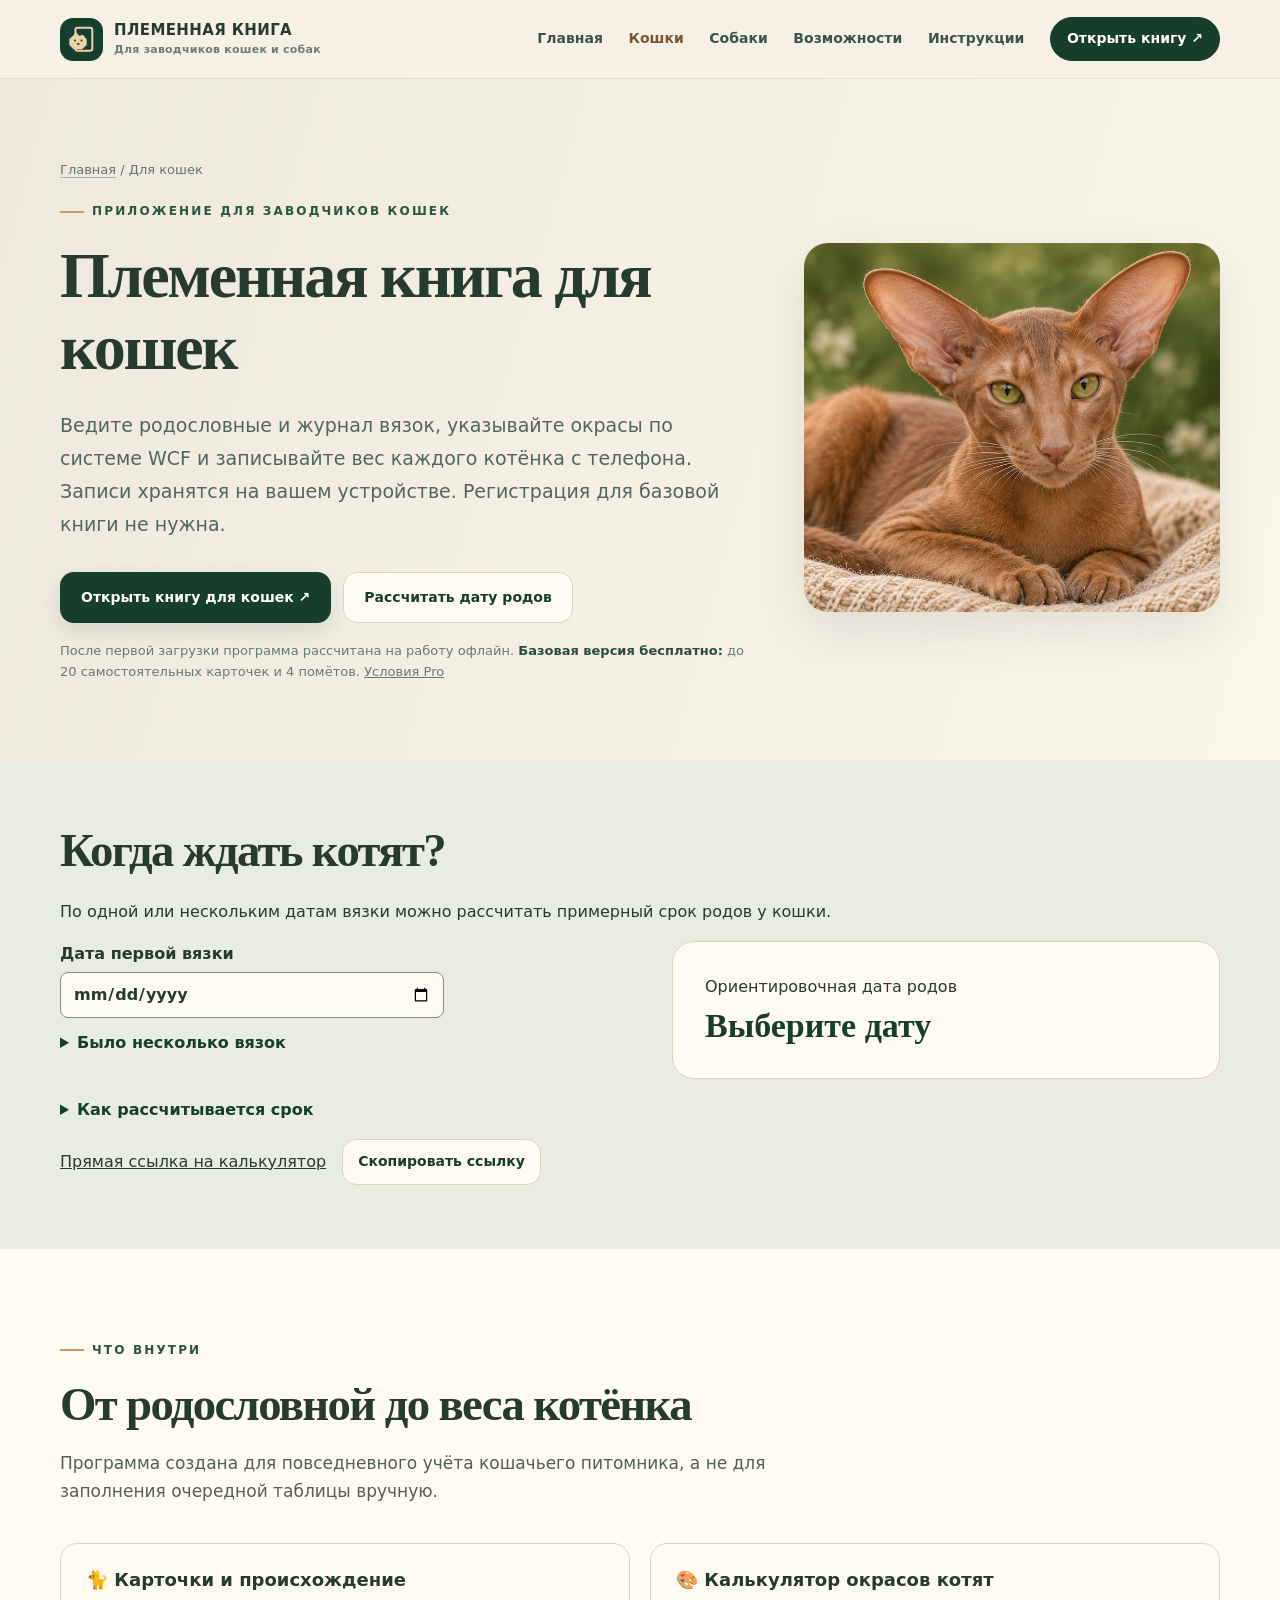
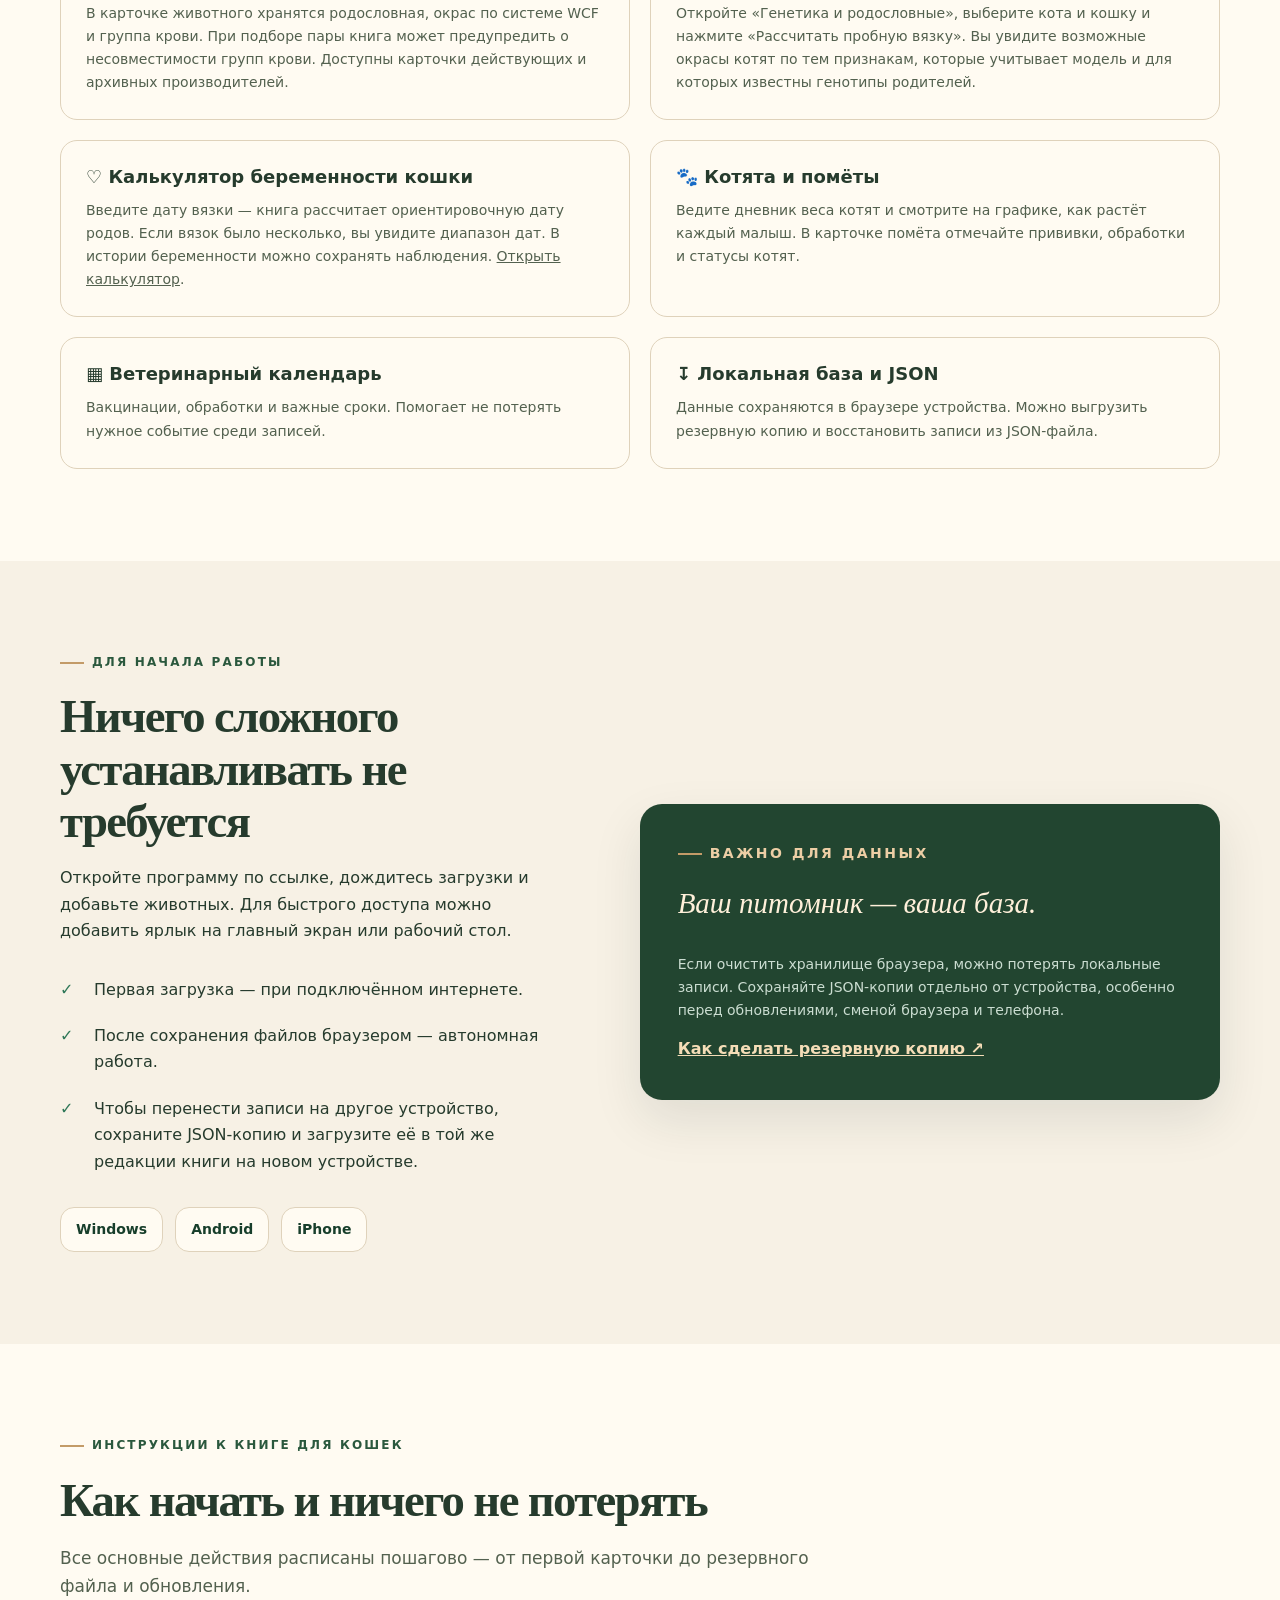
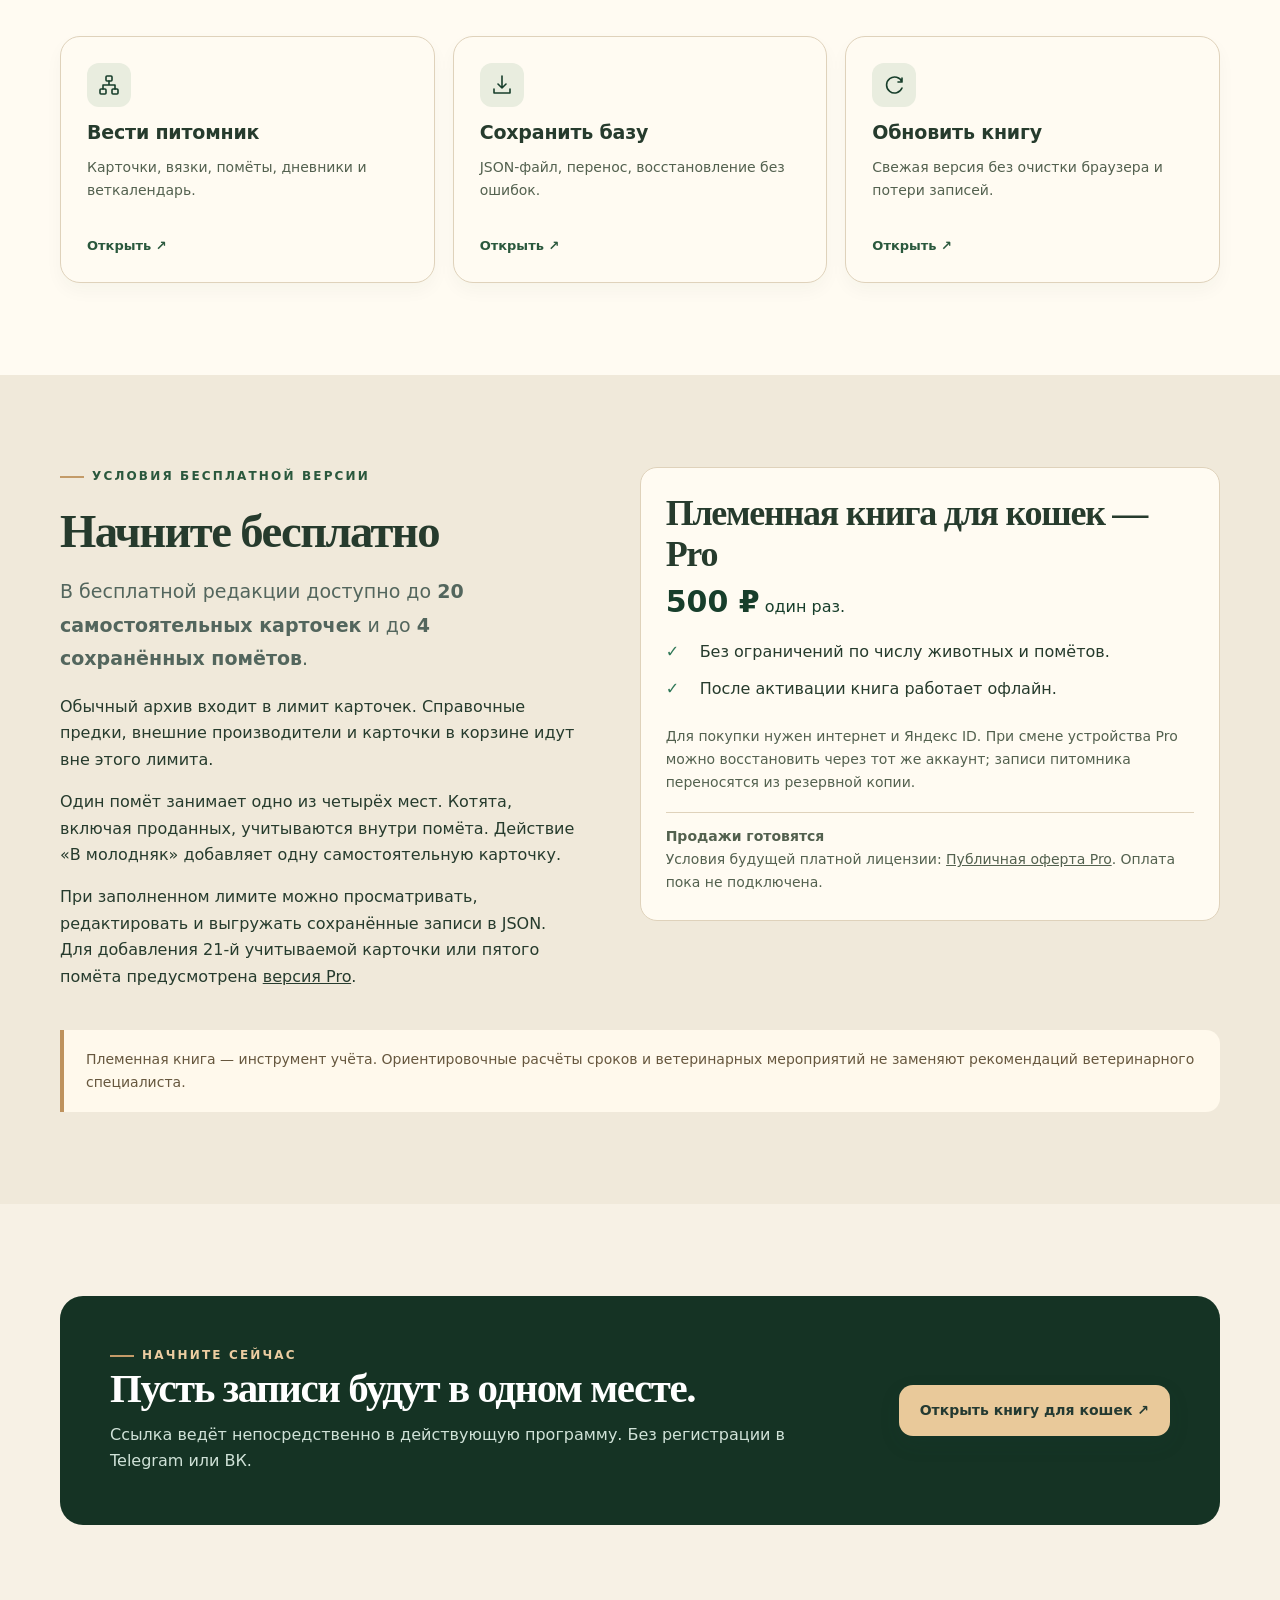
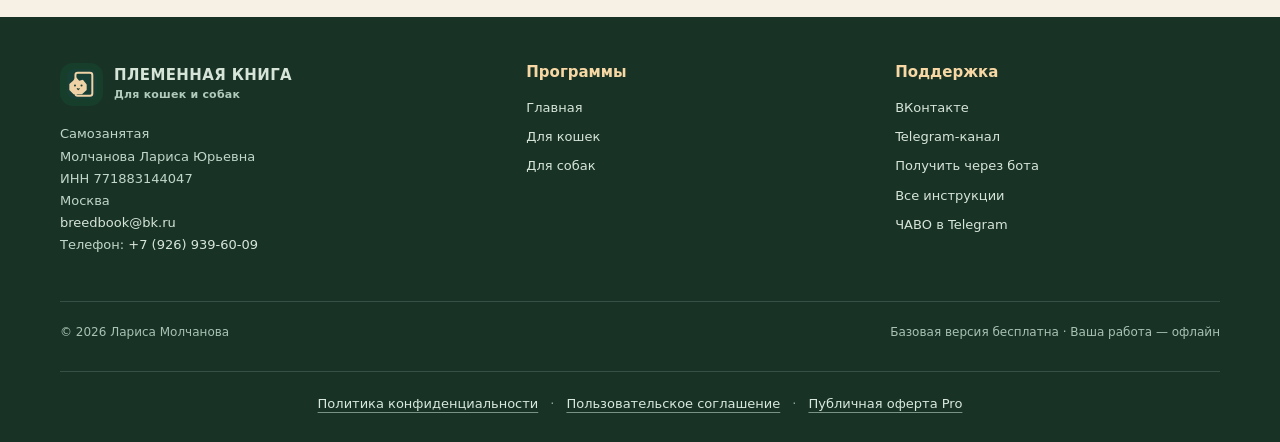
<file: cats.html>
<!doctype html>
<html lang="ru">
<head>
<meta charset="utf-8"><meta name="viewport" content="width=device-width, initial-scale=1">
<title>Племенная книга для кошек — учёт питомника, вязок и помётов офлайн</title>
<meta name="description" content="Племенная книга для кошек: учёт производителей, родословные, WCF-окрасы, вязки и беременности, котята, веса, ветеринарный календарь. Бесплатная базовая версия, работает офлайн.">
<meta name="keywords" content="племенная книга для кошек, приложение для заводчиков кошек, программа для кошачьего питомника, учёт вязок и помётов кошек, дневник веса котят, калькулятор беременности кошек, калькулятор окрасов котят, прогноз пробной вязки кошек">
<meta name="theme-color" content="#183f36">
<meta property="og:type" content="website"><meta property="og:locale" content="ru_RU"><meta property="og:title" content="Племенная книга для кошек"><meta property="og:description" content="Кошки, родословные, вязки, помёты, ветеринарный календарь. Работает без постоянного интернета.">
<meta property="og:url" content="https://breedbook.ru/cats.html">
<link rel="canonical" href="https://breedbook.ru/cats.html">
<link rel="icon" type="image/svg+xml" href="favicon.svg"><link rel="stylesheet" href="styles.css?v=seller-details-1">
<script type="application/ld+json">{"@context":"https://schema.org","@type":"SoftwareApplication","name":"Племенная книга для кошек","applicationCategory":"LifestyleApplication","operatingSystem":"Web browser","description":"Локальная племенная книга кошачьего питомника: карточки, родословные, вязки, помёты и ветеринарный календарь.","url":"https://plemennaya-kniga-larisa.website.yandexcloud.net/#dashboard","author":{"@type":"Person","name":"Лариса Молчанова"},"offers":{"@type":"Offer","price":"0","priceCurrency":"RUB","description":"Базовая редакция с ограничением на 20 самостоятельных карточек и 4 помёта"}}</script>
<link rel="stylesheet" href="pregnancy-calculator.css">
<script defer src="pregnancy-calculator.js"></script>
<link rel="stylesheet" href="assets/site-statistics.css">
<script defer src="assets/site-statistics.js"></script>
</head>
<body>
<a class="skip-link" href="#main">К содержимому</a>
<header class="site-header"><div class="container header-inner">
<a class="brand" href="./"><span class="brand-symbol" aria-hidden="true"><img src="favicon.svg" width="30" height="30" alt=""></span><span>ПЛЕМЕННАЯ КНИГА<small>Для заводчиков кошек и собак</small></span></a>
<nav class="nav-links" aria-label="Главное меню"><a href="./">Главная</a><a href="cats.html" aria-current="page">Кошки</a><a href="dogs.html">Собаки</a><a href="#functions">Возможности</a><a href="guide.html">Инструкции</a><a class="nav-cta" href="https://plemennaya-kniga-larisa.website.yandexcloud.net/#dashboard" rel="noopener noreferrer">Открыть книгу ↗</a></nav>
</div></header>
<main id="main">
<section class="inner-hero"><div class="container inner-grid">
<div><div class="breadcrumbs"><a href="./">Главная</a> / Для кошек</div><p class="eyebrow">Приложение для заводчиков кошек</p><h1>Племенная книга для кошек</h1><p class="lead">Ведите родословные и журнал вязок, указывайте окрасы по системе WCF и записывайте вес каждого котёнка с телефона. Записи хранятся на вашем устройстве. Регистрация для базовой книги не нужна.</p>
<div class="actions"><a class="button" href="https://plemennaya-kniga-larisa.website.yandexcloud.net/#dashboard" rel="noopener noreferrer">Открыть книгу для кошек ↗</a><a class="button button-light" href="#kalkulyator-rodov">Рассчитать дату родов</a></div>
<p class="note">После первой загрузки программа рассчитана на работу офлайн. <strong>Базовая версия бесплатно:</strong> до 20 самостоятельных карточек и 4 помётов. <a href="#pro">Условия Pro</a></p>
</div><img class="edition-portrait" src="assets/cat-portrait.webp" width="800" height="710" alt="Ориентальная кошка на бежевом пледе">
</div></section>
<section class="due-calculator" id="kalkulyator-rodov" data-due-calculator="cat" aria-labelledby="due-title">
  <div class="container">
    <h2 id="due-title">Когда ждать котят?</h2>
    <p>По одной или нескольким датам вязки можно рассчитать примерный срок родов у кошки.</p>
    <div class="due-layout">
      <div class="due-fields" role="group" aria-label="Даты для расчёта">
        <label>Дата первой вязки
          <input id="first-mating" type="date" max="9999-12-31">
        </label>
        <details>
          <summary>Было несколько вязок</summary>
          <label>Дата последней вязки, если их было несколько
            <input id="last-mating" type="date" max="9999-12-31">
          </label>
        </details>
      </div>
      <div class="due-result" role="status" aria-live="polite" aria-atomic="true">
        <p data-result-label>Ориентировочная дата родов</p>
        <strong data-result-value>Выберите дату</strong>
        <p data-result-detail></p>
      </div>
    </div>
    <noscript><p>Включите JavaScript для автоматического расчёта или используйте сроки, указанные ниже.</p></noscript>
    <details class="due-method">
      <summary>Как рассчитывается срок</summary>
      <p>Ориентир — 65 дней от первой вязки. Для календаря берём период от 63-го дня после первой вязки до 68-го дня после последней. При одной вязке обе границы отсчитываются от неё.</p>
      <p>Это календарная оценка. Фактический срок может отличаться. Беременность и состояние животного оценивает ветеринарный врач.</p>
      <p><a href="https://pmc.ncbi.nlm.nih.gov/articles/PMC10845401/">О сроках беременности кошек</a></p>
    </details>
    <div class="due-sharing">
      <a data-permalink href="https://breedbook.ru/cats.html#kalkulyator-rodov">Прямая ссылка на калькулятор</a>
      <button type="button" class="button button-light button-inline" data-copy-link hidden>Скопировать ссылку</button>
      <span role="status" data-copy-status></span>
    </div>
  </div>
</section>
<section class="section section-white" id="functions"><div class="container">
<p class="eyebrow">Что внутри</p><h2>От родословной до веса котёнка</h2><p class="section-intro" style="margin-left:0">Программа создана для повседневного учёта кошачьего питомника, а не для заполнения очередной таблицы вручную.</p>
<div class="detail-grid">
<article class="detail-card"><h3>🐈 Карточки и происхождение</h3><p>В карточке животного хранятся родословная, окрас по системе WCF и группа крови. При подборе пары книга может предупредить о несовместимости групп крови. Доступны карточки действующих и архивных производителей.</p></article>
<article class="detail-card"><h3>🎨 Калькулятор окрасов котят</h3><p>Откройте «Генетика и родословные», выберите кота и кошку и нажмите «Рассчитать пробную вязку». Вы увидите возможные окрасы котят по тем признакам, которые учитывает модель и для которых известны генотипы родителей.</p></article>
<article class="detail-card"><h3>♡ Калькулятор беременности кошки</h3><p>Введите дату вязки — книга рассчитает ориентировочную дату родов. Если вязок было несколько, вы увидите диапазон дат. В истории беременности можно сохранять наблюдения. <a href="#kalkulyator-rodov">Открыть калькулятор</a>.</p></article>
<article class="detail-card"><h3>🐾 Котята и помёты</h3><p>Ведите дневник веса котят и смотрите на графике, как растёт каждый малыш. В карточке помёта отмечайте прививки, обработки и статусы котят.</p></article>
<article class="detail-card"><h3>▦ Ветеринарный календарь</h3><p>Вакцинации, обработки и важные сроки. Помогает не потерять нужное событие среди записей.</p></article>
<article class="detail-card"><h3>↧ Локальная база и JSON</h3><p>Данные сохраняются в браузере устройства. Можно выгрузить резервную копию и восстановить записи из JSON-файла.</p></article>
</div></div></section>
<section class="section" id="help"><div class="container split">
<div><p class="eyebrow">Для начала работы</p><h2>Ничего сложного устанавливать не требуется</h2><p>Откройте программу по ссылке, дождитесь загрузки и добавьте животных. Для быстрого доступа можно добавить ярлык на главный экран или рабочий стол.</p>
<ul class="check-list"><li>Первая загрузка — при подключённом интернете.</li><li>После сохранения файлов браузером — автономная работа.</li><li>Чтобы перенести записи на другое устройство, сохраните JSON-копию и загрузите её в той же редакции книги на новом устройстве.</li></ul>
<div class="help-links"><a class="button button-light button-inline" href="install.html#windows">Windows</a><a class="button button-light button-inline" href="install.html#android">Android</a><a class="button button-light button-inline" href="install.html#iphone">iPhone</a></div>
</div>
<aside class="story-card"><p class="eyebrow" style="color:#edcea5">Важно для данных</p><p class="quote">Ваш питомник — ваша база.</p><p>Если очистить хранилище браузера, можно потерять локальные записи. Сохраняйте JSON-копии отдельно от устройства, особенно перед обновлениями, сменой браузера и телефона.</p><a href="backup.html" style="color:#f5ddb7;font-weight:700">Как сделать резервную копию ↗</a></aside>
</div></section>
<section class="section section-white"><div class="container">
<p class="eyebrow">Инструкции к книге для кошек</p><h2>Как начать и ничего не потерять</h2><p class="section-intro" style="margin-left:0">Все основные действия расписаны пошагово — от первой карточки до резервного файла и обновления.</p>
<div class="guide-card-grid">
<a class="guide-card" href="records.html"><span class="guide-icon" aria-hidden="true"><svg viewBox="0 0 24 24" width="24" height="24" fill="none" stroke="currentColor" stroke-width="1.6" stroke-linecap="round" stroke-linejoin="round"><rect x="9" y="3" width="6" height="5" rx="1"/><rect x="3" y="16" width="6" height="5" rx="1"/><rect x="15" y="16" width="6" height="5" rx="1"/><path d="M12 8v4m-6 4v-4h12v4"/></svg></span><strong>Вести питомник</strong><span>Карточки, вязки, помёты, дневники и веткалендарь.</span><b>Открыть ↗</b></a>
<a class="guide-card" href="backup.html"><span class="guide-icon" aria-hidden="true"><svg viewBox="0 0 24 24" width="24" height="24" fill="none" stroke="currentColor" stroke-width="1.6" stroke-linecap="round" stroke-linejoin="round"><path d="M12 3v12m-4-4 4 4 4-4M4 16v4h16v-4"/></svg></span><strong>Сохранить базу</strong><span>JSON-файл, перенос, восстановление без ошибок.</span><b>Открыть ↗</b></a>
<a class="guide-card" href="update.html"><span class="guide-icon" aria-hidden="true"><svg viewBox="0 0 24 24" width="24" height="24" fill="none" stroke="currentColor" stroke-width="1.6" stroke-linecap="round" stroke-linejoin="round"><path d="M20 9a8 8 0 1 0 0 6m0-10v4h-4"/></svg></span><strong>Обновить книгу</strong><span>Свежая версия без очистки браузера и потери записей.</span><b>Открыть ↗</b></a>
</div></div></section>
<section class="section section-alt"><div class="container">
  <div class="split edition-prices">
    <div>
      <p class="eyebrow">Условия бесплатной версии</p><h2>Начните бесплатно</h2>
      <p class="lead">В бесплатной редакции доступно до <strong>20 самостоятельных карточек</strong> и до <strong>4 сохранённых помётов</strong>.</p>
      <p>Обычный архив входит в лимит карточек. Справочные предки, внешние производители и карточки в корзине идут вне этого лимита.</p>
      <p>Один помёт занимает одно из четырёх мест. Котята, включая проданных, учитываются внутри помёта. Действие «В молодняк» добавляет одну самостоятельную карточку.</p>
      <p>При заполненном лимите можно просматривать, редактировать и выгружать сохранённые записи в JSON. Для добавления 21-й учитываемой карточки или пятого помёта предусмотрена <a href="#pro">версия Pro</a>.</p>
    </div>
    <article class="detail-card pro-card" id="pro" aria-labelledby="pro-title">
      <h2 id="pro-title">Племенная книга для кошек — Pro</h2>
      <p class="pro-price"><strong>500&nbsp;₽</strong> один раз.</p>
      <ul class="check-list">
        <li>Без ограничений по числу животных и помётов.</li>
        <li>После активации книга работает офлайн.</li>
      </ul>
      <p>Для покупки нужен интернет и Яндекс ID. При смене устройства Pro можно восстановить через тот же аккаунт; записи питомника переносятся из резервной копии.</p>
      <p class="pro-status">Продажи готовятся</p>
      <p class="note">Условия будущей платной лицензии: <a href="offer.html">Публичная оферта Pro</a>. Оплата пока не подключена.</p>
    </article>
  </div>
  <div class="notice">Племенная книга — инструмент учёта. Ориентировочные расчёты сроков и ветеринарных мероприятий не заменяют рекомендаций ветеринарного специалиста.</div>
</div></section>
<section class="section"><div class="container"><div class="cta-panel"><div><p class="eyebrow" style="color:#eccda1">Начните сейчас</p><h2>Пусть записи будут в одном месте.</h2><p>Ссылка ведёт непосредственно в действующую программу. Без регистрации в Telegram или ВК.</p></div><div class="actions" style="margin:0"><a class="button" href="https://plemennaya-kniga-larisa.website.yandexcloud.net/#dashboard" rel="noopener noreferrer">Открыть книгу для кошек ↗</a></div></div></div></section>
</main>
<footer class="site-footer"><div class="container"><div class="footer-grid"><div><a class="brand" href="./"><span class="brand-symbol" aria-hidden="true"><img src="favicon.svg" width="30" height="30" alt=""></span><span>ПЛЕМЕННАЯ КНИГА<small style="color:#b1cabb">Для кошек и собак</small></span></a><p class="seller-details">Самозанятая<br>Молчанова Лариса Юрьевна<br>ИНН&nbsp;771883144047<br>Москва<br><a href="mailto:breedbook@bk.ru">breedbook@bk.ru</a><br>Телефон: <a href="tel:+79269396009">+7 (926) 939-60-09</a></p></div><div><h3>Программы</h3><ul><li><a href="./">Главная</a></li><li><a href="cats.html">Для кошек</a></li><li><a href="dogs.html">Для собак</a></li></ul></div><div><h3>Поддержка</h3><ul><li><a href="https://vk.ru/breed_cat" rel="noopener noreferrer">ВКонтакте</a></li><li><a href="https://t.me/breed_book" rel="noopener noreferrer">Telegram-канал</a></li><li><a href="https://t.me/breed_book_bot" rel="noopener noreferrer">Получить через бота</a></li><li><a href="guide.html">Все инструкции</a></li><li><a href="https://t.me/breed_book/14" rel="noopener noreferrer">ЧАВО в Telegram</a></li></ul></div></div><div class="footer-bottom"><span>© 2026 Лариса Молчанова</span><span>Базовая версия бесплатна · Ваша работа — офлайн</span></div></div><nav class="legal-links" aria-label="Юридические документы"><a href="privacy.html">Политика конфиденциальности</a><span aria-hidden="true">·</span><a href="terms.html">Пользовательское соглашение</a><span aria-hidden="true">·</span><a href="offer.html">Публичная оферта Pro</a><button hidden type="button" class="site-statistics-settings" data-statistics-settings>Настройки статистики</button></nav></footer>
</body>
</html>
</file>
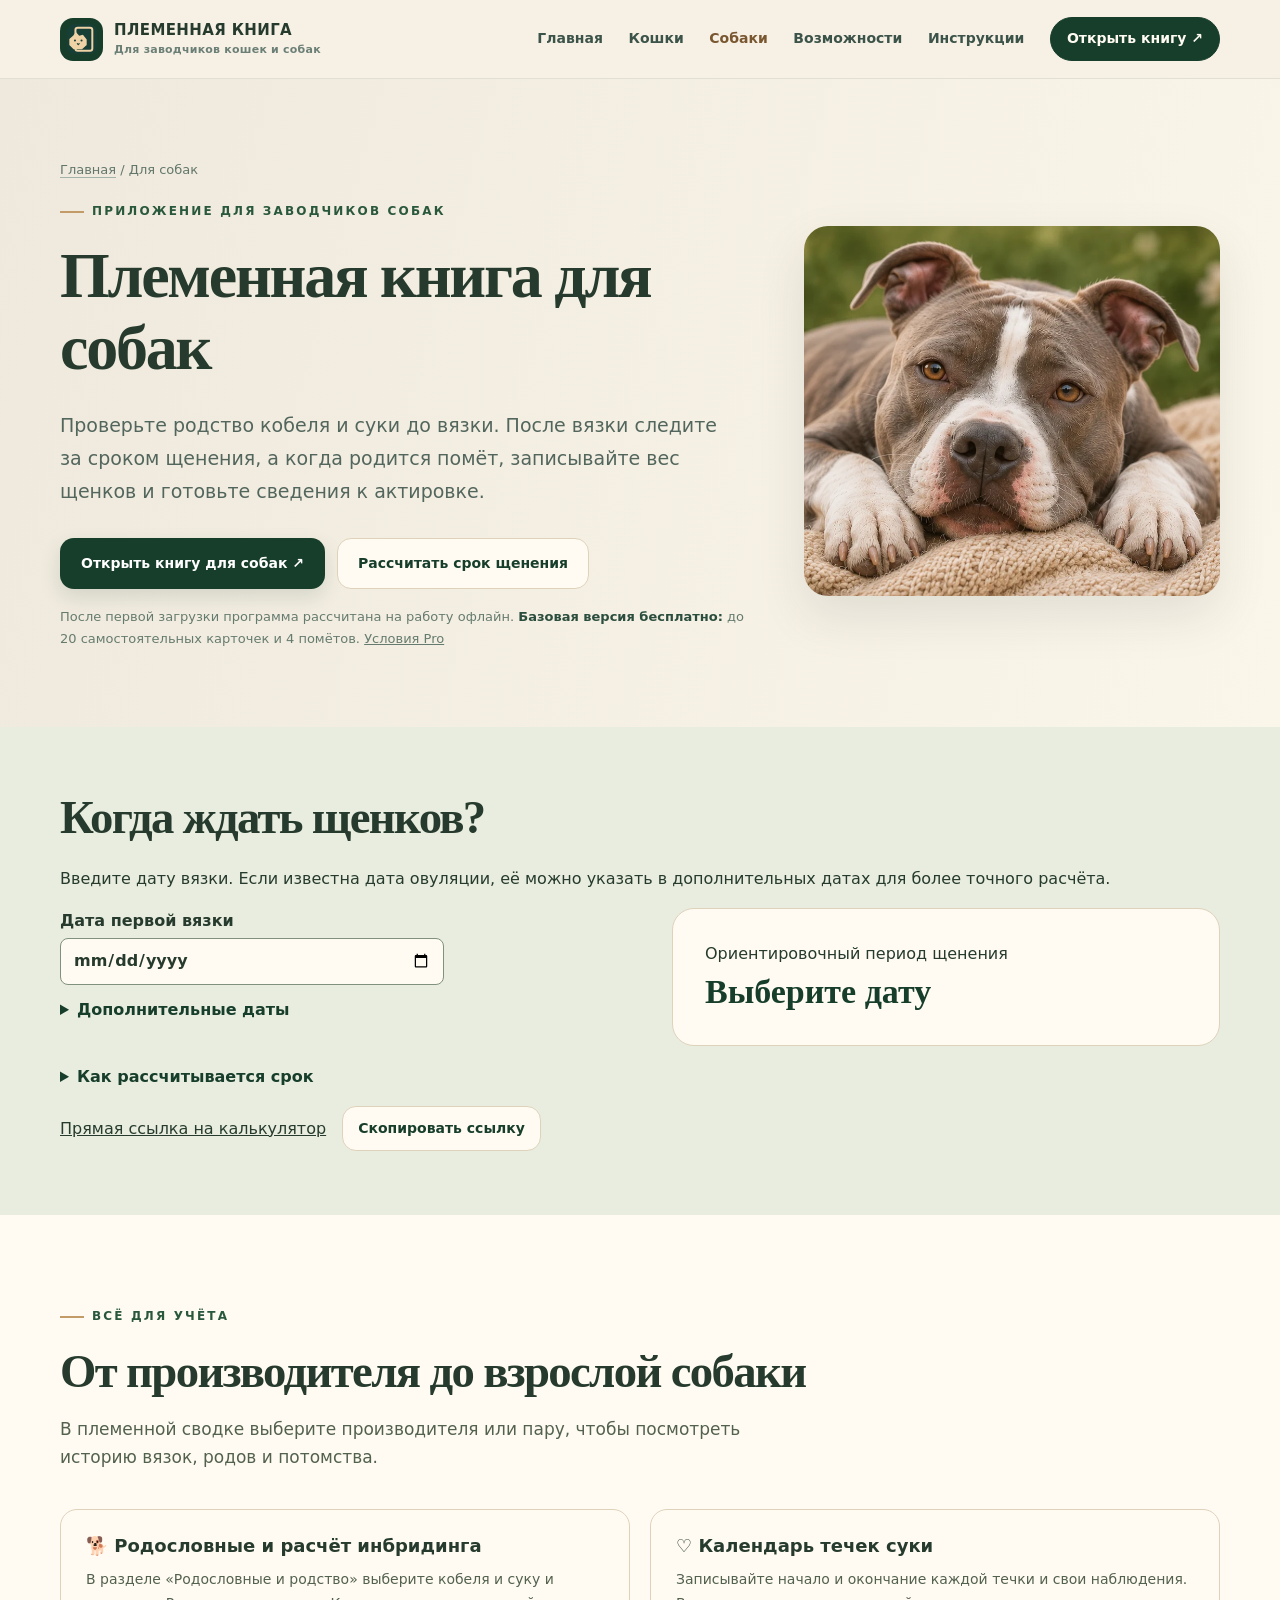
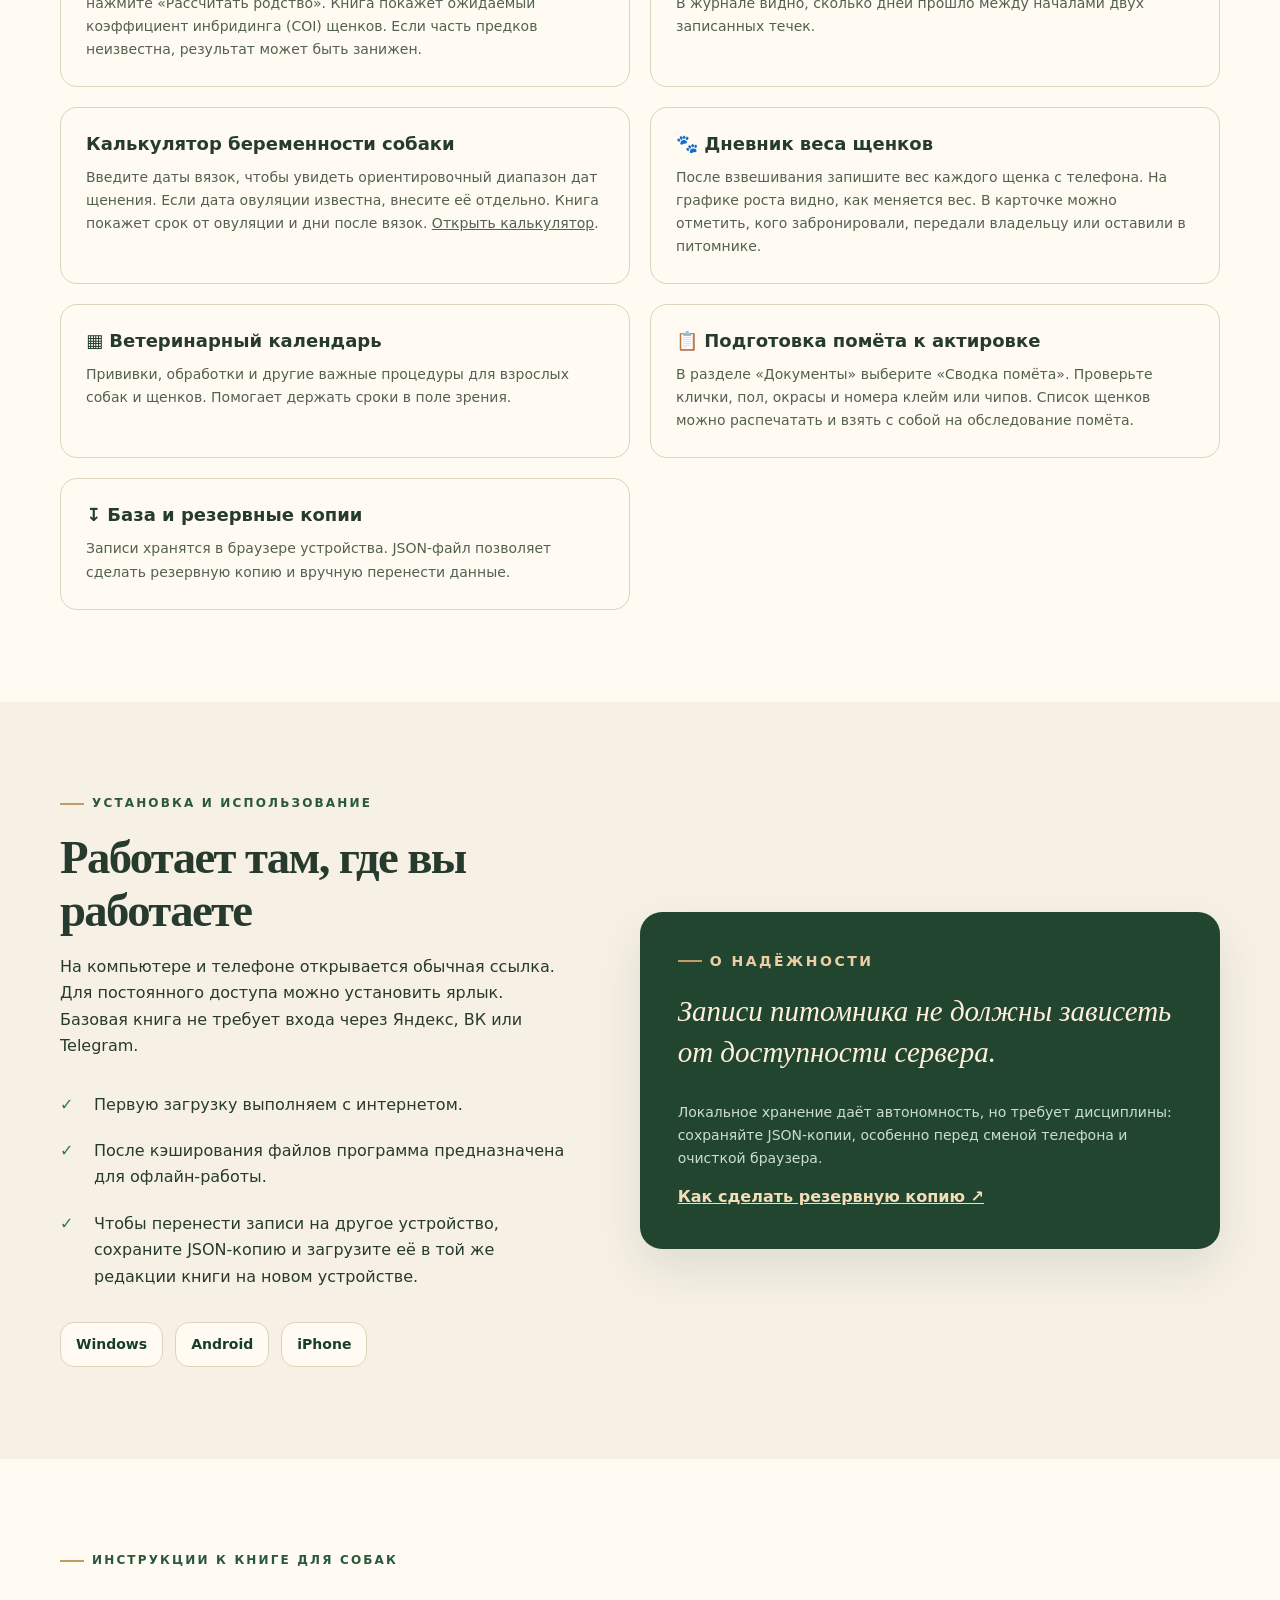
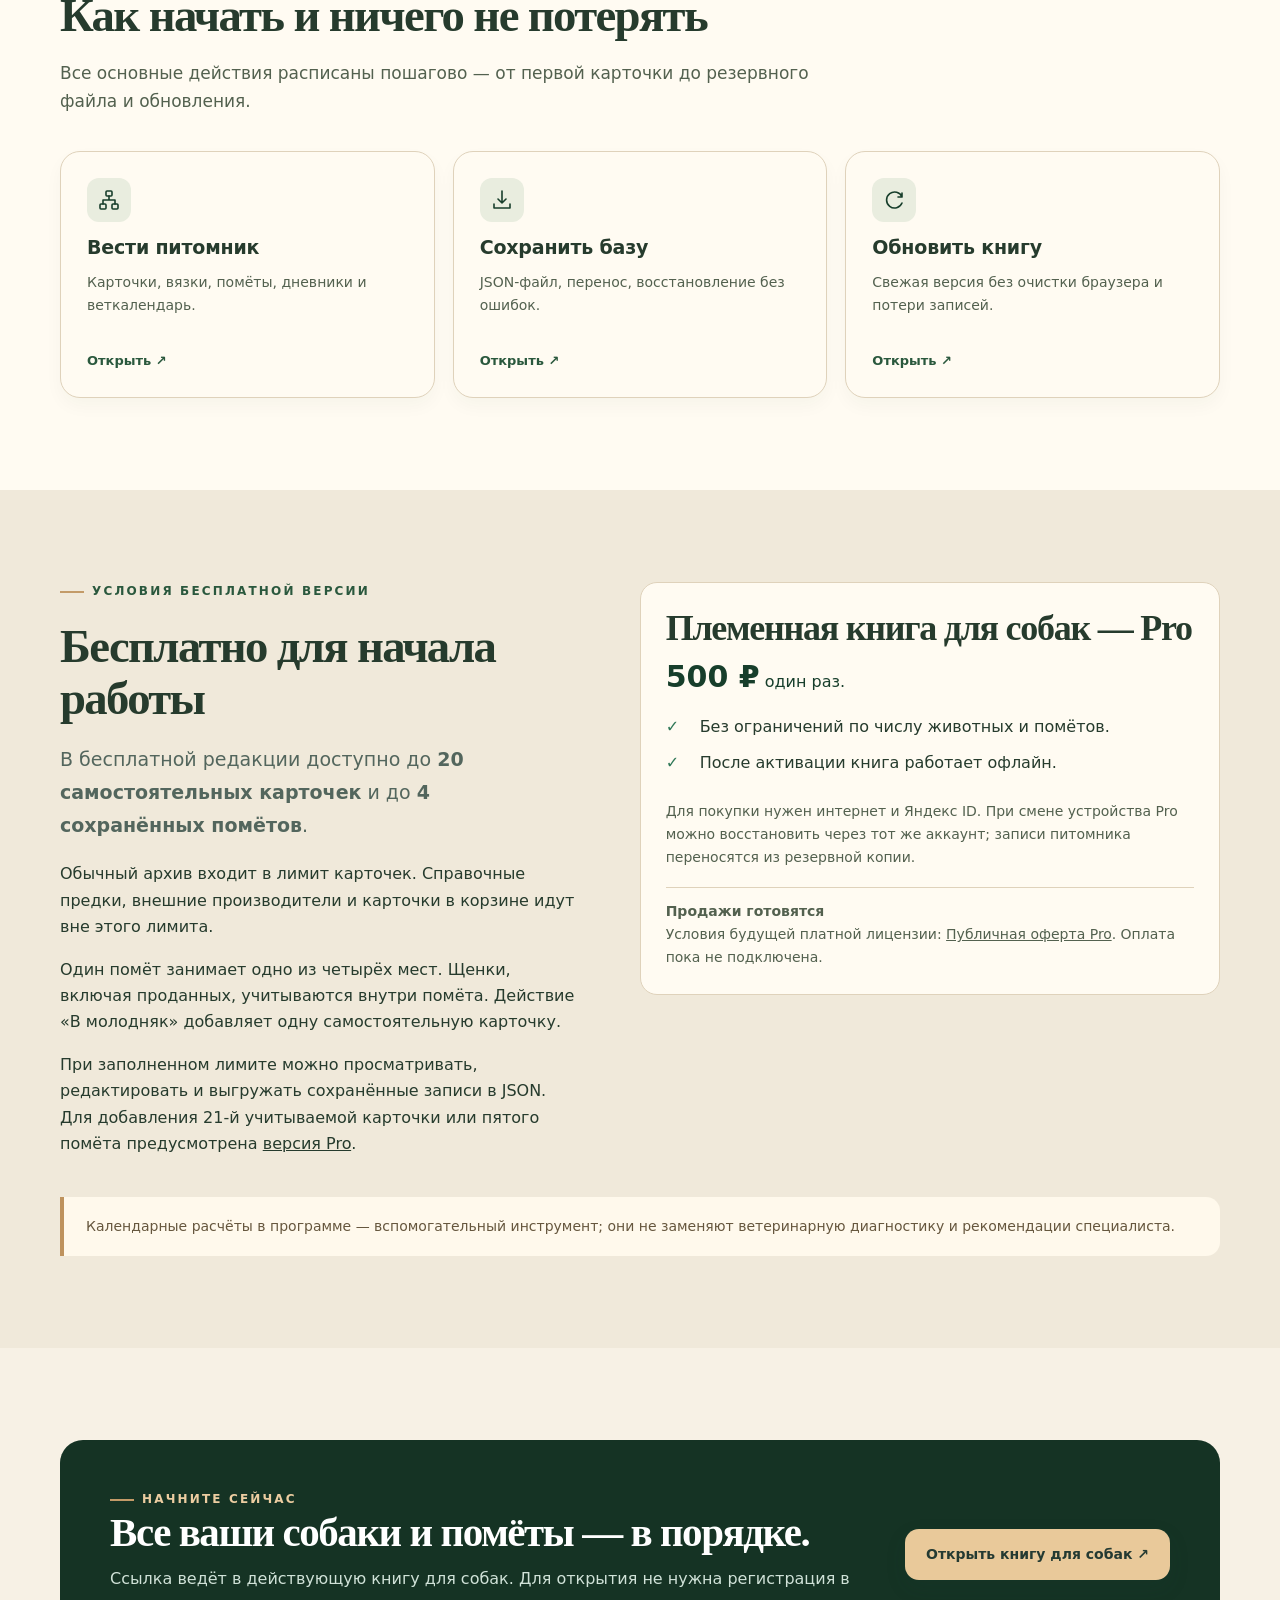
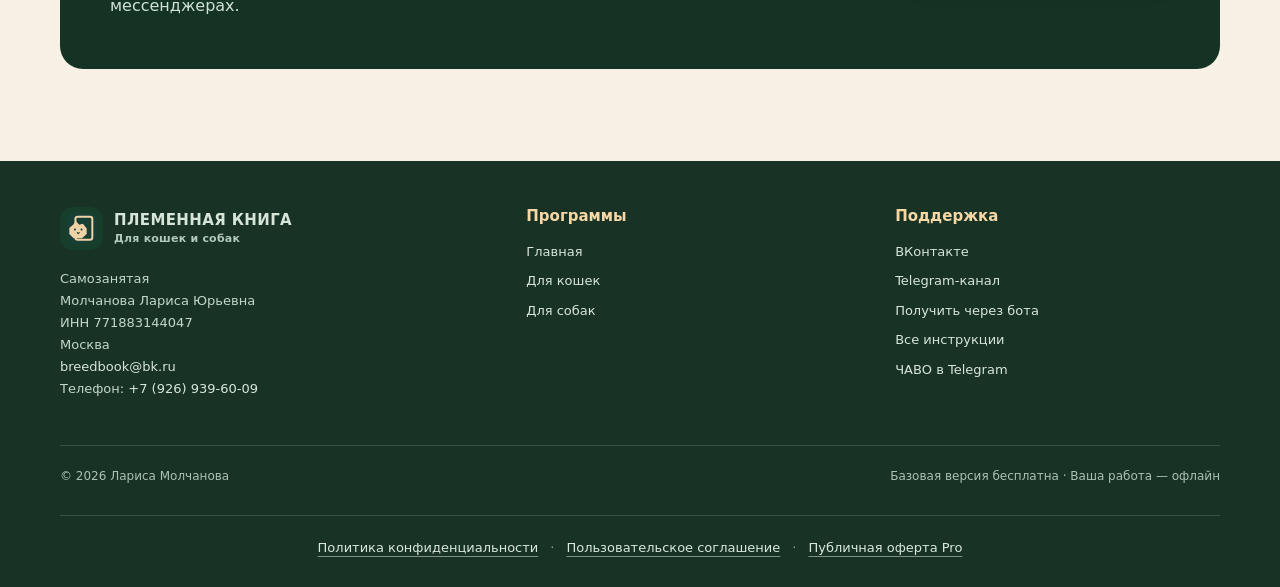
<file: dogs.html>
<!doctype html>
<html lang="ru">
<head>
<meta charset="utf-8"><meta name="viewport" content="width=device-width, initial-scale=1">
<title>Племенная книга для собак — родословные, вязки, щенки и веткалендарь</title>
<meta name="description" content="Ведите календарь течек, рассчитывайте срок щенения и коэффициент инбридинга будущего помёта. Записывайте вес щенков и готовьте сводку к актировке.">
<meta name="keywords" content="племенная книга для собак, приложение для заводчиков собак, программа для собачьего питомника, журнал течек и вязок, учёт помётов и веса щенков, калькулятор беременности собаки, расчёт коэффициента инбридинга собак, подготовка помёта к актировке">
<meta name="theme-color" content="#183f36">
<meta property="og:type" content="website"><meta property="og:locale" content="ru_RU"><meta property="og:title" content="Племенная книга для собак"><meta property="og:description" content="Племенной учёт собак и щенков с локальными данными и работой без постоянного интернета.">
<meta property="og:url" content="https://breedbook.ru/dogs.html">
<link rel="canonical" href="https://breedbook.ru/dogs.html">
<link rel="icon" type="image/svg+xml" href="favicon.svg"><link rel="stylesheet" href="styles.css?v=seller-details-1">
<script type="application/ld+json">{"@context":"https://schema.org","@type":"SoftwareApplication","name":"Племенная книга для собак","applicationCategory":"LifestyleApplication","operatingSystem":"Web browser","description":"Локальная племенная книга собачьего питомника: карточки, родословные, течки, вязки, помёты и ветеринарный календарь.","url":"https://plemennaya-kniga-dogs-larisa.website.yandexcloud.net/#dashboard","author":{"@type":"Person","name":"Лариса Молчанова"},"offers":{"@type":"Offer","price":"0","priceCurrency":"RUB","description":"Базовая редакция с ограничением на 20 самостоятельных карточек и 4 помёта"}}</script>
<link rel="stylesheet" href="pregnancy-calculator.css">
<script defer src="pregnancy-calculator.js"></script>
<link rel="stylesheet" href="assets/site-statistics.css">
<script defer src="assets/site-statistics.js"></script>
</head>
<body>
<a class="skip-link" href="#main">К содержимому</a>
<header class="site-header"><div class="container header-inner">
<a class="brand" href="./"><span class="brand-symbol" aria-hidden="true"><img src="favicon.svg" width="30" height="30" alt=""></span><span>ПЛЕМЕННАЯ КНИГА<small>Для заводчиков кошек и собак</small></span></a>
<nav class="nav-links" aria-label="Главное меню"><a href="./">Главная</a><a href="cats.html">Кошки</a><a href="dogs.html" aria-current="page">Собаки</a><a href="#functions">Возможности</a><a href="guide.html">Инструкции</a><a class="nav-cta" href="https://plemennaya-kniga-dogs-larisa.website.yandexcloud.net/#dashboard" rel="noopener noreferrer">Открыть книгу ↗</a></nav>
</div></header>
<main id="main">
<section class="inner-hero"><div class="container inner-grid">
<div><div class="breadcrumbs"><a href="./">Главная</a> / Для собак</div><p class="eyebrow">Приложение для заводчиков собак</p><h1>Племенная книга для собак</h1><p class="lead">Проверьте родство кобеля и суки до вязки. После вязки следите за сроком щенения, а когда родится помёт, записывайте вес щенков и готовьте сведения к актировке.</p>
<div class="actions"><a class="button" href="https://plemennaya-kniga-dogs-larisa.website.yandexcloud.net/#dashboard" rel="noopener noreferrer">Открыть книгу для собак ↗</a><a class="button button-light" href="#kalkulyator-rodov">Рассчитать срок щенения</a></div>
<p class="note">После первой загрузки программа рассчитана на работу офлайн. <strong>Базовая версия бесплатно:</strong> до 20 самостоятельных карточек и 4 помётов. <a href="#pro">Условия Pro</a></p>
</div><img class="edition-portrait" src="assets/dog-portrait.webp" width="800" height="710" alt="Питбуль с ушами-розочками на бежевом пледе">
</div></section>
<section class="due-calculator" id="kalkulyator-rodov" data-due-calculator="dog" aria-labelledby="due-title">
  <div class="container">
    <h2 id="due-title">Когда ждать щенков?</h2>
    <p>Введите дату вязки. Если известна дата овуляции, её можно указать в дополнительных датах для более точного расчёта.</p>
    <div class="due-layout">
      <div class="due-fields" role="group" aria-label="Даты для расчёта">
        <label>Дата первой вязки
          <input id="first-mating" type="date" max="9999-12-31">
        </label>
        <details>
          <summary>Дополнительные даты</summary>
          <label>Дата последней вязки, если их было несколько
            <input id="last-mating" type="date" max="9999-12-31">
          </label>
            <label>Дата овуляции, если установлена
              <input id="ovulation" type="date" max="9999-12-31">
            </label>
        </details>
      </div>
      <div class="due-result" role="status" aria-live="polite" aria-atomic="true">
        <p data-result-label>Ориентировочный период щенения</p>
        <strong data-result-value>Выберите дату</strong>
        <p data-result-detail></p>
      </div>
    </div>
    <noscript><p>Включите JavaScript для автоматического расчёта или используйте сроки, указанные ниже.</p></noscript>
    <details class="due-method">
      <summary>Как рассчитывается срок</summary>
      <p>По вязкам расчёт даёт диапазон от 58-го дня после первой до 72-го дня после последней. Если известна дата овуляции, расчёт идёт от неё: ориентир — 63 дня, диапазон — 61–65 дней.</p>
      <p>Это календарная оценка. Фактический срок может отличаться. Беременность и состояние животного оценивает ветеринарный врач.</p>
      <p><a href="https://www.merckvetmanual.com/management-and-nutrition/management-of-reproduction-dogs-and-cats/whelping-and-queening-in-bitches-and-queens">Срок от вязки</a> · <a href="https://www.vet.cornell.edu/departments-centers-and-institutes/riney-canine-health-center/canine-health-information/normal-whelping-process">Срок от овуляции</a></p>
    </details>
    <div class="due-sharing">
      <a data-permalink href="https://breedbook.ru/dogs.html#kalkulyator-rodov">Прямая ссылка на калькулятор</a>
      <button type="button" class="button button-light button-inline" data-copy-link hidden>Скопировать ссылку</button>
      <span role="status" data-copy-status></span>
    </div>
  </div>
</section>
<section class="section section-white" id="functions"><div class="container">
<p class="eyebrow">Всё для учёта</p><h2>От производителя до взрослой собаки</h2><p class="section-intro" style="margin-left:0">В племенной сводке выберите производителя или пару, чтобы посмотреть историю вязок, родов и потомства.</p>
<div class="detail-grid">
<article class="detail-card"><h3>🐕 Родословные и расчёт инбридинга</h3><p>В разделе «Родословные и родство» выберите кобеля и суку и нажмите «Рассчитать родство». Книга покажет ожидаемый коэффициент инбридинга (COI) щенков. Если часть предков неизвестна, результат может быть занижен.</p></article>
<article class="detail-card"><h3>♡ Календарь течек суки</h3><p>Записывайте начало и окончание каждой течки и свои наблюдения. В журнале видно, сколько дней прошло между началами двух записанных течек.</p></article>
<article class="detail-card"><h3>Калькулятор беременности собаки</h3><p>Введите даты вязок, чтобы увидеть ориентировочный диапазон дат щенения. Если дата овуляции известна, внесите её отдельно. Книга покажет срок от овуляции и дни после вязок. <a href="#kalkulyator-rodov">Открыть калькулятор</a>.</p></article>
<article class="detail-card"><h3>🐾 Дневник веса щенков</h3><p>После взвешивания запишите вес каждого щенка с телефона. На графике роста видно, как меняется вес. В карточке можно отметить, кого забронировали, передали владельцу или оставили в питомнике.</p></article>
<article class="detail-card"><h3>▦ Ветеринарный календарь</h3><p>Прививки, обработки и другие важные процедуры для взрослых собак и щенков. Помогает держать сроки в поле зрения.</p></article>
<article class="detail-card"><h3>📋 Подготовка помёта к актировке</h3><p>В разделе «Документы» выберите «Сводка помёта». Проверьте клички, пол, окрасы и номера клейм или чипов. Список щенков можно распечатать и взять с собой на обследование помёта.</p></article>
<article class="detail-card"><h3>↧ База и резервные копии</h3><p>Записи хранятся в браузере устройства. JSON-файл позволяет сделать резервную копию и вручную перенести данные.</p></article>
</div></div></section>
<section class="section" id="help"><div class="container split">
<div><p class="eyebrow">Установка и использование</p><h2>Работает там, где вы работаете</h2><p>На компьютере и телефоне открывается обычная ссылка. Для постоянного доступа можно установить ярлык. Базовая книга не требует входа через Яндекс, ВК или Telegram.</p>
<ul class="check-list"><li>Первую загрузку выполняем с интернетом.</li><li>После кэширования файлов программа предназначена для офлайн-работы.</li><li>Чтобы перенести записи на другое устройство, сохраните JSON-копию и загрузите её в той же редакции книги на новом устройстве.</li></ul>
<div class="help-links"><a class="button button-light button-inline" href="install.html#windows">Windows</a><a class="button button-light button-inline" href="install.html#android">Android</a><a class="button button-light button-inline" href="install.html#iphone">iPhone</a></div>
</div>
<aside class="story-card"><p class="eyebrow" style="color:#edcea5">О надёжности</p><p class="quote">Записи питомника не должны зависеть от доступности сервера.</p><p>Локальное хранение даёт автономность, но требует дисциплины: сохраняйте JSON-копии, особенно перед сменой телефона и очисткой браузера.</p><a href="backup.html" style="color:#f5ddb7;font-weight:700">Как сделать резервную копию ↗</a></aside>
</div></section>
<section class="section section-white"><div class="container">
<p class="eyebrow">Инструкции к книге для собак</p><h2>Как начать и ничего не потерять</h2><p class="section-intro" style="margin-left:0">Все основные действия расписаны пошагово — от первой карточки до резервного файла и обновления.</p>
<div class="guide-card-grid">
<a class="guide-card" href="records.html"><span class="guide-icon" aria-hidden="true"><svg viewBox="0 0 24 24" width="24" height="24" fill="none" stroke="currentColor" stroke-width="1.6" stroke-linecap="round" stroke-linejoin="round"><rect x="9" y="3" width="6" height="5" rx="1"/><rect x="3" y="16" width="6" height="5" rx="1"/><rect x="15" y="16" width="6" height="5" rx="1"/><path d="M12 8v4m-6 4v-4h12v4"/></svg></span><strong>Вести питомник</strong><span>Карточки, вязки, помёты, дневники и веткалендарь.</span><b>Открыть ↗</b></a>
<a class="guide-card" href="backup.html"><span class="guide-icon" aria-hidden="true"><svg viewBox="0 0 24 24" width="24" height="24" fill="none" stroke="currentColor" stroke-width="1.6" stroke-linecap="round" stroke-linejoin="round"><path d="M12 3v12m-4-4 4 4 4-4M4 16v4h16v-4"/></svg></span><strong>Сохранить базу</strong><span>JSON-файл, перенос, восстановление без ошибок.</span><b>Открыть ↗</b></a>
<a class="guide-card" href="update.html"><span class="guide-icon" aria-hidden="true"><svg viewBox="0 0 24 24" width="24" height="24" fill="none" stroke="currentColor" stroke-width="1.6" stroke-linecap="round" stroke-linejoin="round"><path d="M20 9a8 8 0 1 0 0 6m0-10v4h-4"/></svg></span><strong>Обновить книгу</strong><span>Свежая версия без очистки браузера и потери записей.</span><b>Открыть ↗</b></a>
</div></div></section>
<section class="section section-alt"><div class="container">
  <div class="split edition-prices">
    <div>
      <p class="eyebrow">Условия бесплатной версии</p><h2>Бесплатно для начала работы</h2>
      <p class="lead">В бесплатной редакции доступно до <strong>20 самостоятельных карточек</strong> и до <strong>4 сохранённых помётов</strong>.</p>
      <p>Обычный архив входит в лимит карточек. Справочные предки, внешние производители и карточки в корзине идут вне этого лимита.</p>
      <p>Один помёт занимает одно из четырёх мест. Щенки, включая проданных, учитываются внутри помёта. Действие «В молодняк» добавляет одну самостоятельную карточку.</p>
      <p>При заполненном лимите можно просматривать, редактировать и выгружать сохранённые записи в JSON. Для добавления 21-й учитываемой карточки или пятого помёта предусмотрена <a href="#pro">версия Pro</a>.</p>
    </div>
    <article class="detail-card pro-card" id="pro" aria-labelledby="pro-title">
      <h2 id="pro-title">Племенная книга для собак — Pro</h2>
      <p class="pro-price"><strong>500&nbsp;₽</strong> один раз.</p>
      <ul class="check-list">
        <li>Без ограничений по числу животных и помётов.</li>
        <li>После активации книга работает офлайн.</li>
      </ul>
      <p>Для покупки нужен интернет и Яндекс ID. При смене устройства Pro можно восстановить через тот же аккаунт; записи питомника переносятся из резервной копии.</p>
      <p class="pro-status">Продажи готовятся</p>
      <p class="note">Условия будущей платной лицензии: <a href="offer.html">Публичная оферта Pro</a>. Оплата пока не подключена.</p>
    </article>
  </div>
  <div class="notice">Календарные расчёты в программе — вспомогательный инструмент; они не заменяют ветеринарную диагностику и рекомендации специалиста.</div>
</div></section>
<section class="section"><div class="container"><div class="cta-panel"><div><p class="eyebrow" style="color:#eccda1">Начните сейчас</p><h2>Все ваши собаки и помёты — в порядке.</h2><p>Ссылка ведёт в действующую книгу для собак. Для открытия не нужна регистрация в мессенджерах.</p></div><div class="actions" style="margin:0"><a class="button" href="https://plemennaya-kniga-dogs-larisa.website.yandexcloud.net/#dashboard" rel="noopener noreferrer">Открыть книгу для собак ↗</a></div></div></div></section>
</main>
<footer class="site-footer"><div class="container"><div class="footer-grid"><div><a class="brand" href="./"><span class="brand-symbol" aria-hidden="true"><img src="favicon.svg" width="30" height="30" alt=""></span><span>ПЛЕМЕННАЯ КНИГА<small style="color:#b1cabb">Для кошек и собак</small></span></a><p class="seller-details">Самозанятая<br>Молчанова Лариса Юрьевна<br>ИНН&nbsp;771883144047<br>Москва<br><a href="mailto:breedbook@bk.ru">breedbook@bk.ru</a><br>Телефон: <a href="tel:+79269396009">+7 (926) 939-60-09</a></p></div><div><h3>Программы</h3><ul><li><a href="./">Главная</a></li><li><a href="cats.html">Для кошек</a></li><li><a href="dogs.html">Для собак</a></li></ul></div><div><h3>Поддержка</h3><ul><li><a href="https://vk.ru/breed_cat" rel="noopener noreferrer">ВКонтакте</a></li><li><a href="https://t.me/breed_book" rel="noopener noreferrer">Telegram-канал</a></li><li><a href="https://t.me/breed_book_bot" rel="noopener noreferrer">Получить через бота</a></li><li><a href="guide.html">Все инструкции</a></li><li><a href="https://t.me/breed_book/14" rel="noopener noreferrer">ЧАВО в Telegram</a></li></ul></div></div><div class="footer-bottom"><span>© 2026 Лариса Молчанова</span><span>Базовая версия бесплатна · Ваша работа — офлайн</span></div></div><nav class="legal-links" aria-label="Юридические документы"><a href="privacy.html">Политика конфиденциальности</a><span aria-hidden="true">·</span><a href="terms.html">Пользовательское соглашение</a><span aria-hidden="true">·</span><a href="offer.html">Публичная оферта Pro</a><button hidden type="button" class="site-statistics-settings" data-statistics-settings>Настройки статистики</button></nav></footer>
</body>
</html>
</file>
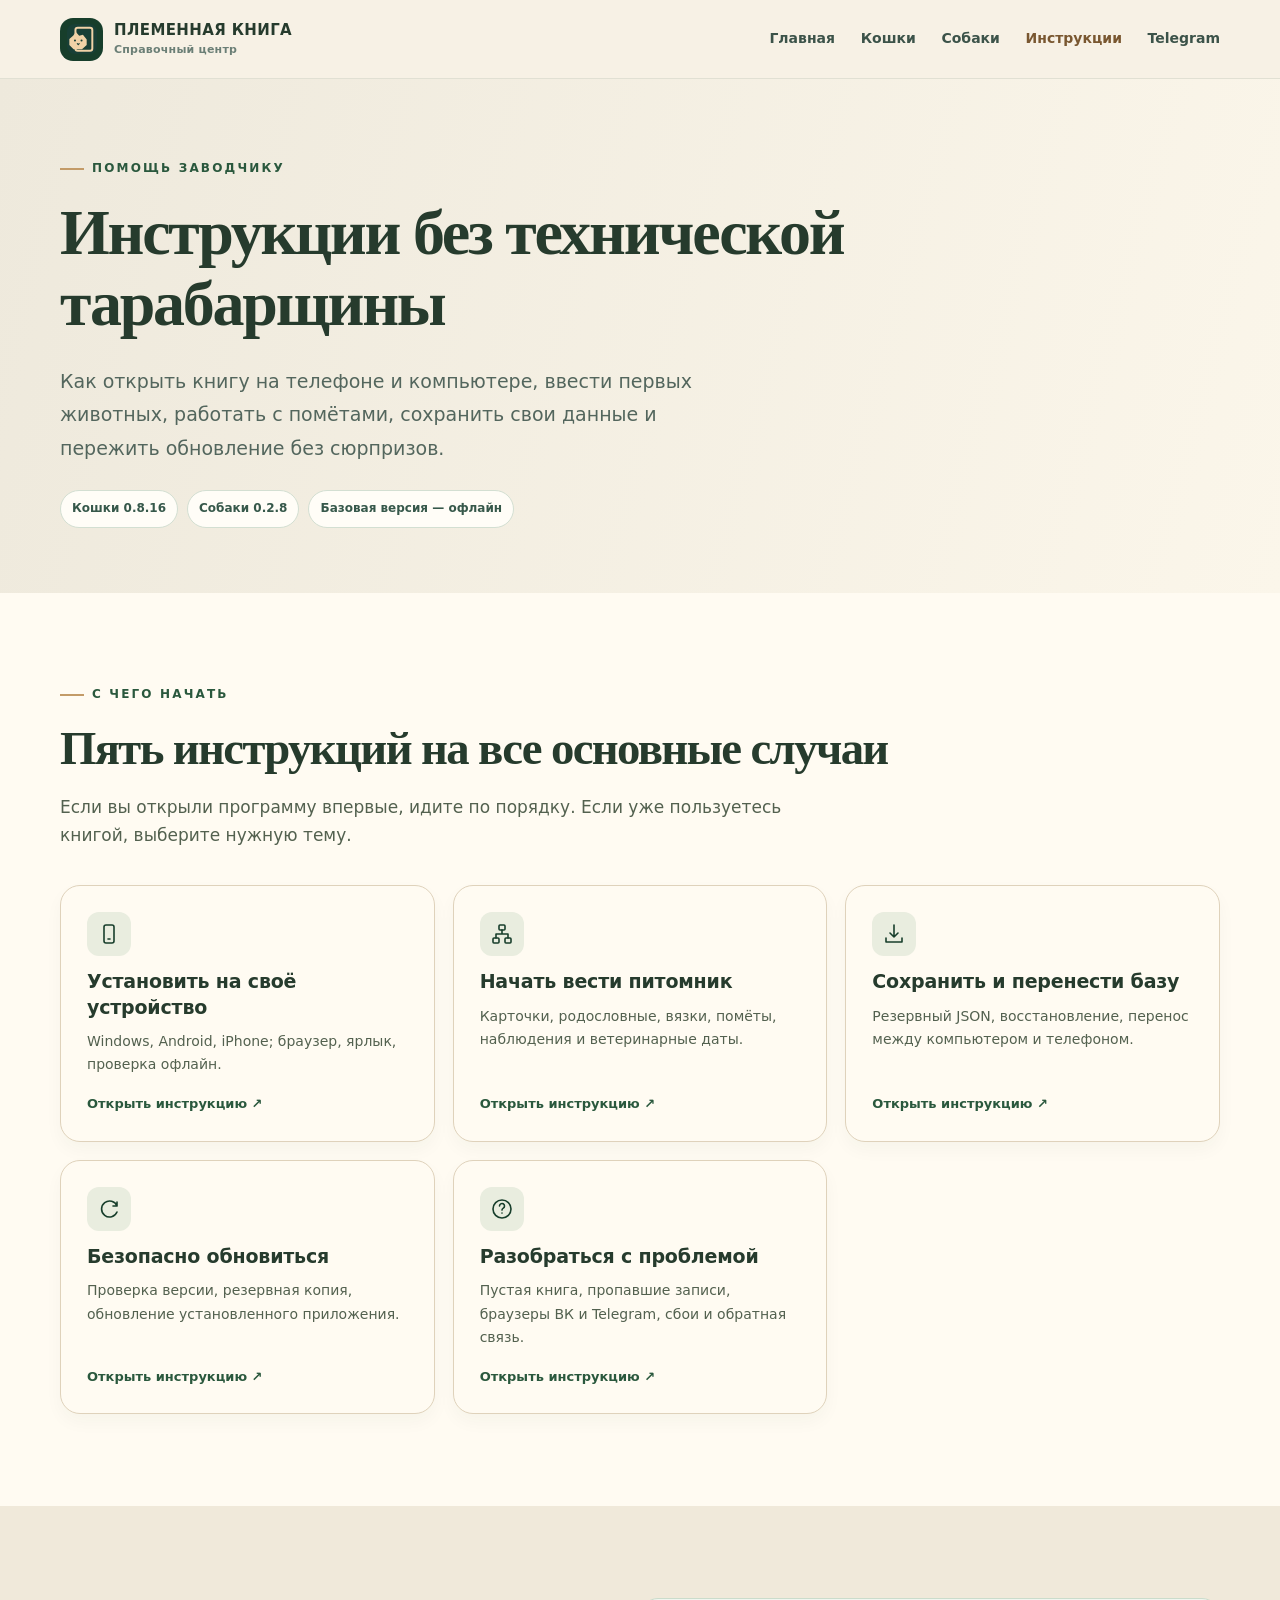
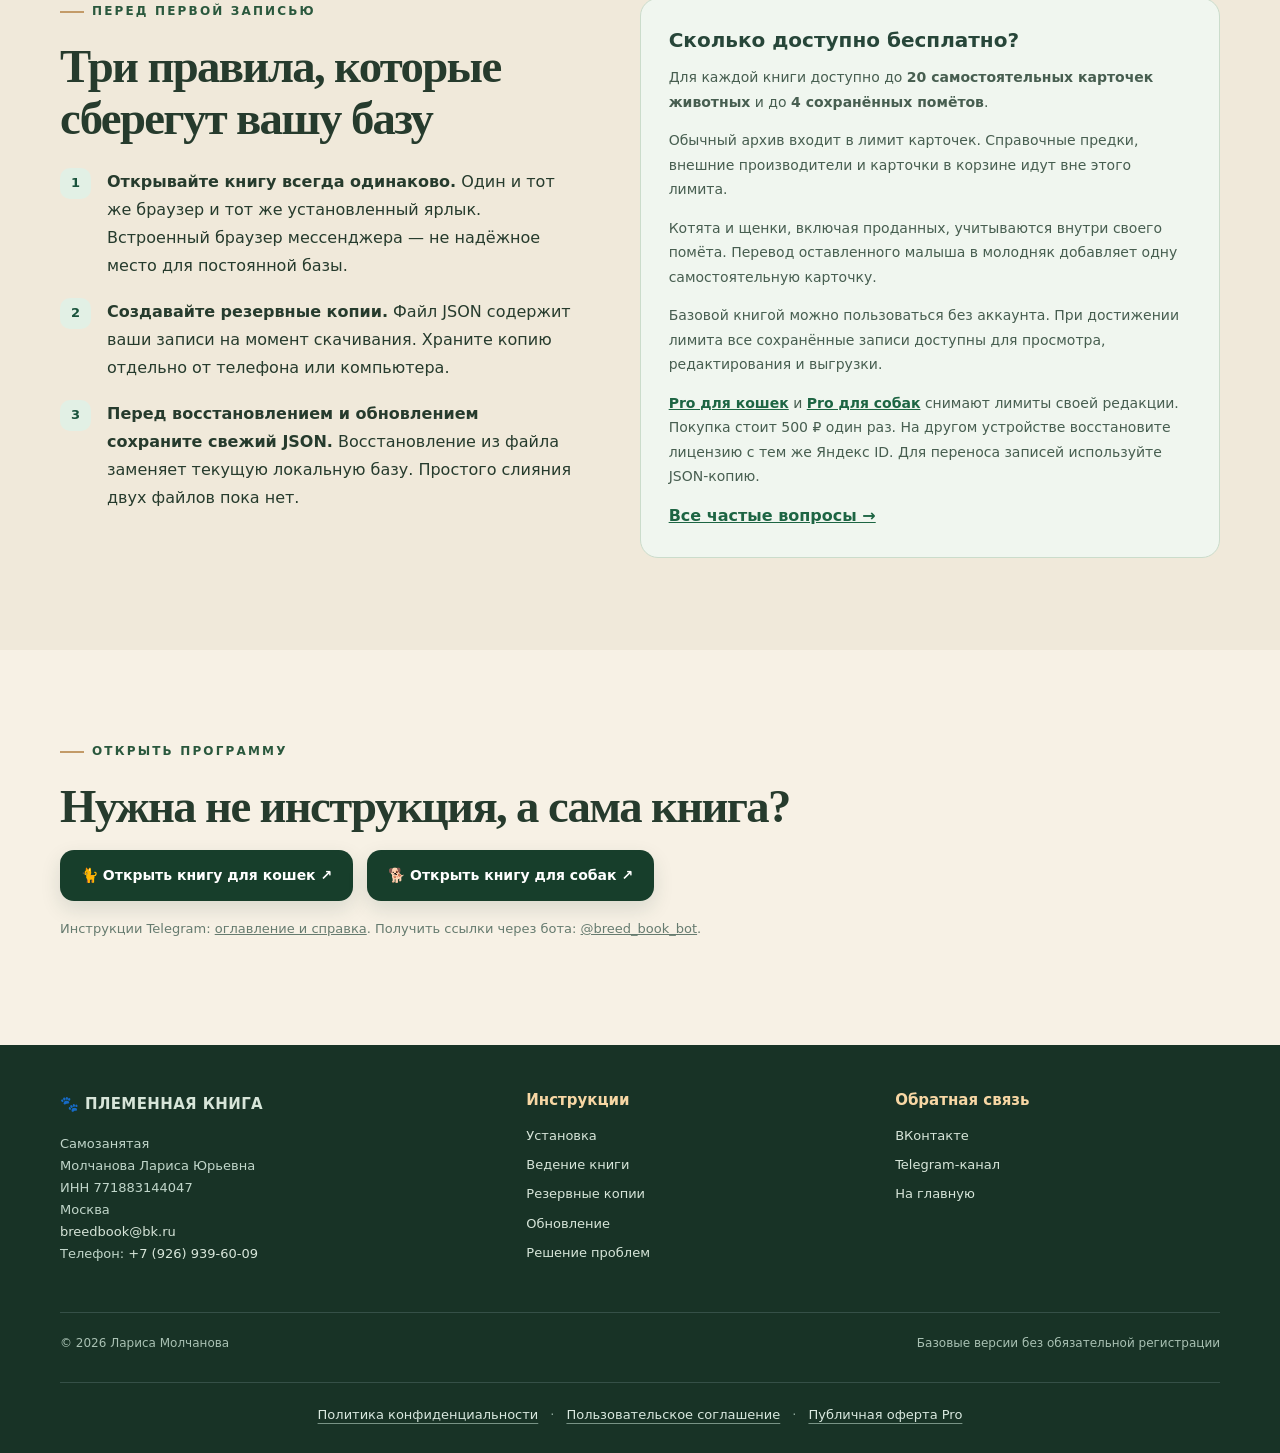
<file: guide.html>
<!doctype html>
<html lang="ru"><head>
<meta charset="utf-8"><meta name="viewport" content="width=device-width, initial-scale=1">
<title>Инструкции по Племенной книге — установка, учёт животных, JSON, обновления</title>
<meta name="description" content="Справочный центр Племенной книги для кошек и собак: как установить на Windows, Android и iPhone, вести животных и помёты, сохранить JSON, восстановить базу и обновить программу.">
<meta name="theme-color" content="#183f36"><meta property="og:type" content="website"><meta property="og:locale" content="ru_RU"><meta property="og:title" content="Инструкции — Племенная книга"><meta property="og:description" content="Подробные инструкции по установке, учёту, резервным копиям и обновлению."><link rel="canonical" href="https://breedbook.ru/guide.html"><link rel="icon" href="favicon.svg" type="image/svg+xml"><link rel="stylesheet" href="styles.css?v=seller-details-1">
<link rel="stylesheet" href="assets/site-statistics.css">
<script defer src="assets/site-statistics.js"></script>
</head><body>
<a class="skip-link" href="#main">К содержимому</a>
<header class="site-header"><div class="container header-inner"><a class="brand" href="./"><span class="brand-symbol" aria-hidden="true"><img src="favicon.svg" width="30" height="30" alt=""></span><span>ПЛЕМЕННАЯ КНИГА<small>Справочный центр</small></span></a><nav class="nav-links" aria-label="Главное меню"><a href="./">Главная</a><a href="cats.html">Кошки</a><a href="dogs.html">Собаки</a><a href="guide.html" aria-current="page">Инструкции</a><a href="https://t.me/breed_book" rel="noopener noreferrer">Telegram</a></nav></div></header>
<main id="main">
<section class="inner-hero"><div class="container"><p class="eyebrow">Помощь заводчику</p><h1>Инструкции без технической тарабарщины</h1><p class="lead">Как открыть книгу на телефоне и компьютере, ввести первых животных, работать с помётами, сохранить свои данные и пережить обновление без сюрпризов.</p><div class="pill-row"><span class="pill">Кошки 0.8.16</span><span class="pill">Собаки 0.2.8</span><span class="pill">Базовая версия — офлайн</span></div></div></section>
<section class="section section-white" id="start"><div class="container">
<p class="eyebrow">С чего начать</p><h2>Пять инструкций на все основные случаи</h2><p class="section-intro" style="margin-left:0">Если вы открыли программу впервые, идите по порядку. Если уже пользуетесь книгой, выберите нужную тему.</p>
<div class="guide-card-grid">
<a class="guide-card" href="install.html"><span class="guide-icon" aria-hidden="true"><svg viewBox="0 0 24 24" width="24" height="24" fill="none" stroke="currentColor" stroke-width="1.6" stroke-linecap="round" stroke-linejoin="round"><rect x="7" y="3" width="10" height="18" rx="2"/><path d="M11 17h2"/></svg></span><strong>Установить на своё устройство</strong><span>Windows, Android, iPhone; браузер, ярлык, проверка офлайн.</span><b>Открыть инструкцию ↗</b></a>
<a class="guide-card" href="records.html"><span class="guide-icon" aria-hidden="true"><svg viewBox="0 0 24 24" width="24" height="24" fill="none" stroke="currentColor" stroke-width="1.6" stroke-linecap="round" stroke-linejoin="round"><rect x="9" y="3" width="6" height="5" rx="1"/><rect x="3" y="16" width="6" height="5" rx="1"/><rect x="15" y="16" width="6" height="5" rx="1"/><path d="M12 8v4m-6 4v-4h12v4"/></svg></span><strong>Начать вести питомник</strong><span>Карточки, родословные, вязки, помёты, наблюдения и ветеринарные даты.</span><b>Открыть инструкцию ↗</b></a>
<a class="guide-card" href="backup.html"><span class="guide-icon" aria-hidden="true"><svg viewBox="0 0 24 24" width="24" height="24" fill="none" stroke="currentColor" stroke-width="1.6" stroke-linecap="round" stroke-linejoin="round"><path d="M12 3v12m-4-4 4 4 4-4M4 16v4h16v-4"/></svg></span><strong>Сохранить и перенести базу</strong><span>Резервный JSON, восстановление, перенос между компьютером и телефоном.</span><b>Открыть инструкцию ↗</b></a>
<a class="guide-card" href="update.html"><span class="guide-icon" aria-hidden="true"><svg viewBox="0 0 24 24" width="24" height="24" fill="none" stroke="currentColor" stroke-width="1.6" stroke-linecap="round" stroke-linejoin="round"><path d="M20 9a8 8 0 1 0 0 6m0-10v4h-4"/></svg></span><strong>Безопасно обновиться</strong><span>Проверка версии, резервная копия, обновление установленного приложения.</span><b>Открыть инструкцию ↗</b></a>
<a class="guide-card" href="troubleshooting.html"><span class="guide-icon" aria-hidden="true"><svg viewBox="0 0 24 24" width="24" height="24" fill="none" stroke="currentColor" stroke-width="1.6" stroke-linecap="round" stroke-linejoin="round"><circle cx="12" cy="12" r="9"/><path d="M9.5 9a2.5 2.5 0 1 1 3.8 2.1c-.8.5-1.3.9-1.3 2m0 3h.01"/></svg></span><strong>Разобраться с проблемой</strong><span>Пустая книга, пропавшие записи, браузеры ВК и Telegram, сбои и обратная связь.</span><b>Открыть инструкцию ↗</b></a>
</div>
</div></section>
<section class="section section-alt"><div class="container split">
<div><p class="eyebrow">Перед первой записью</p><h2>Три правила, которые сберегут вашу базу</h2><ol class="guide-steps"><li><b>Открывайте книгу всегда одинаково.</b> Один и тот же браузер и тот же установленный ярлык. Встроенный браузер мессенджера — не надёжное место для постоянной базы.</li><li><b>Создавайте резервные копии.</b> Файл JSON содержит ваши записи на момент скачивания. Храните копию отдельно от телефона или компьютера.</li><li><b>Перед восстановлением и обновлением сохраните свежий JSON.</b> Восстановление из файла заменяет текущую локальную базу. Простого слияния двух файлов пока нет.</li></ol></div>
<aside class="guide-note"><h3>Сколько доступно бесплатно?</h3><p>Для каждой книги доступно до <b>20 самостоятельных карточек животных</b> и до <b>4 сохранённых помётов</b>.</p><p>Обычный архив входит в лимит карточек. Справочные предки, внешние производители и карточки в корзине идут вне этого лимита.</p><p>Котята и щенки, включая проданных, учитываются внутри своего помёта. Перевод оставленного малыша в молодняк добавляет одну самостоятельную карточку.</p><p>Базовой книгой можно пользоваться без аккаунта. При достижении лимита все сохранённые записи доступны для просмотра, редактирования и выгрузки.</p><p><a href="cats.html#pro">Pro для кошек</a> и <a href="dogs.html#pro">Pro для собак</a> снимают лимиты своей редакции. Покупка стоит 500 ₽ один раз. На другом устройстве восстановите лицензию с тем же Яндекс ID. Для переноса записей используйте JSON-копию.</p><a href="./#faq">Все частые вопросы →</a></aside>
</div></section>
<section class="section"><div class="container"><p class="eyebrow">Открыть программу</p><h2>Нужна не инструкция, а сама книга?</h2><div class="guide-action-grid"><a class="button" href="https://plemennaya-kniga-larisa.website.yandexcloud.net/#dashboard" rel="noopener noreferrer">🐈 Открыть книгу для кошек ↗</a><a class="button" href="https://plemennaya-kniga-dogs-larisa.website.yandexcloud.net/#dashboard" rel="noopener noreferrer">🐕 Открыть книгу для собак ↗</a></div><p class="note" style="margin-top:17px">Инструкции Telegram: <a href="https://t.me/breed_book/14" rel="noopener noreferrer">оглавление и справка</a>. Получить ссылки через бота: <a href="https://t.me/breed_book_bot" rel="noopener noreferrer">@breed_book_bot</a>.</p></div></section>
</main>
<footer class="site-footer"><div class="container"><div class="footer-grid"><div><a class="brand" href="./">🐾 ПЛЕМЕННАЯ КНИГА</a><p class="seller-details">Самозанятая<br>Молчанова Лариса Юрьевна<br>ИНН&nbsp;771883144047<br>Москва<br><a href="mailto:breedbook@bk.ru">breedbook@bk.ru</a><br>Телефон: <a href="tel:+79269396009">+7 (926) 939-60-09</a></p></div><div><h3>Инструкции</h3><ul><li><a href="install.html">Установка</a></li><li><a href="records.html">Ведение книги</a></li><li><a href="backup.html">Резервные копии</a></li><li><a href="update.html">Обновление</a></li><li><a href="troubleshooting.html">Решение проблем</a></li></ul></div><div><h3>Обратная связь</h3><ul><li><a href="https://vk.ru/breed_cat" rel="noopener noreferrer">ВКонтакте</a></li><li><a href="https://t.me/breed_book" rel="noopener noreferrer">Telegram-канал</a></li><li><a href="./">На главную</a></li></ul></div></div><div class="footer-bottom"><span>© 2026 Лариса Молчанова</span><span>Базовые версии без обязательной регистрации</span></div></div><nav class="legal-links" aria-label="Юридические документы"><a href="privacy.html">Политика конфиденциальности</a><span aria-hidden="true">·</span><a href="terms.html">Пользовательское соглашение</a><span aria-hidden="true">·</span><a href="offer.html">Публичная оферта Pro</a><button hidden type="button" class="site-statistics-settings" data-statistics-settings>Настройки статистики</button></nav></footer>
</body></html>
</file>
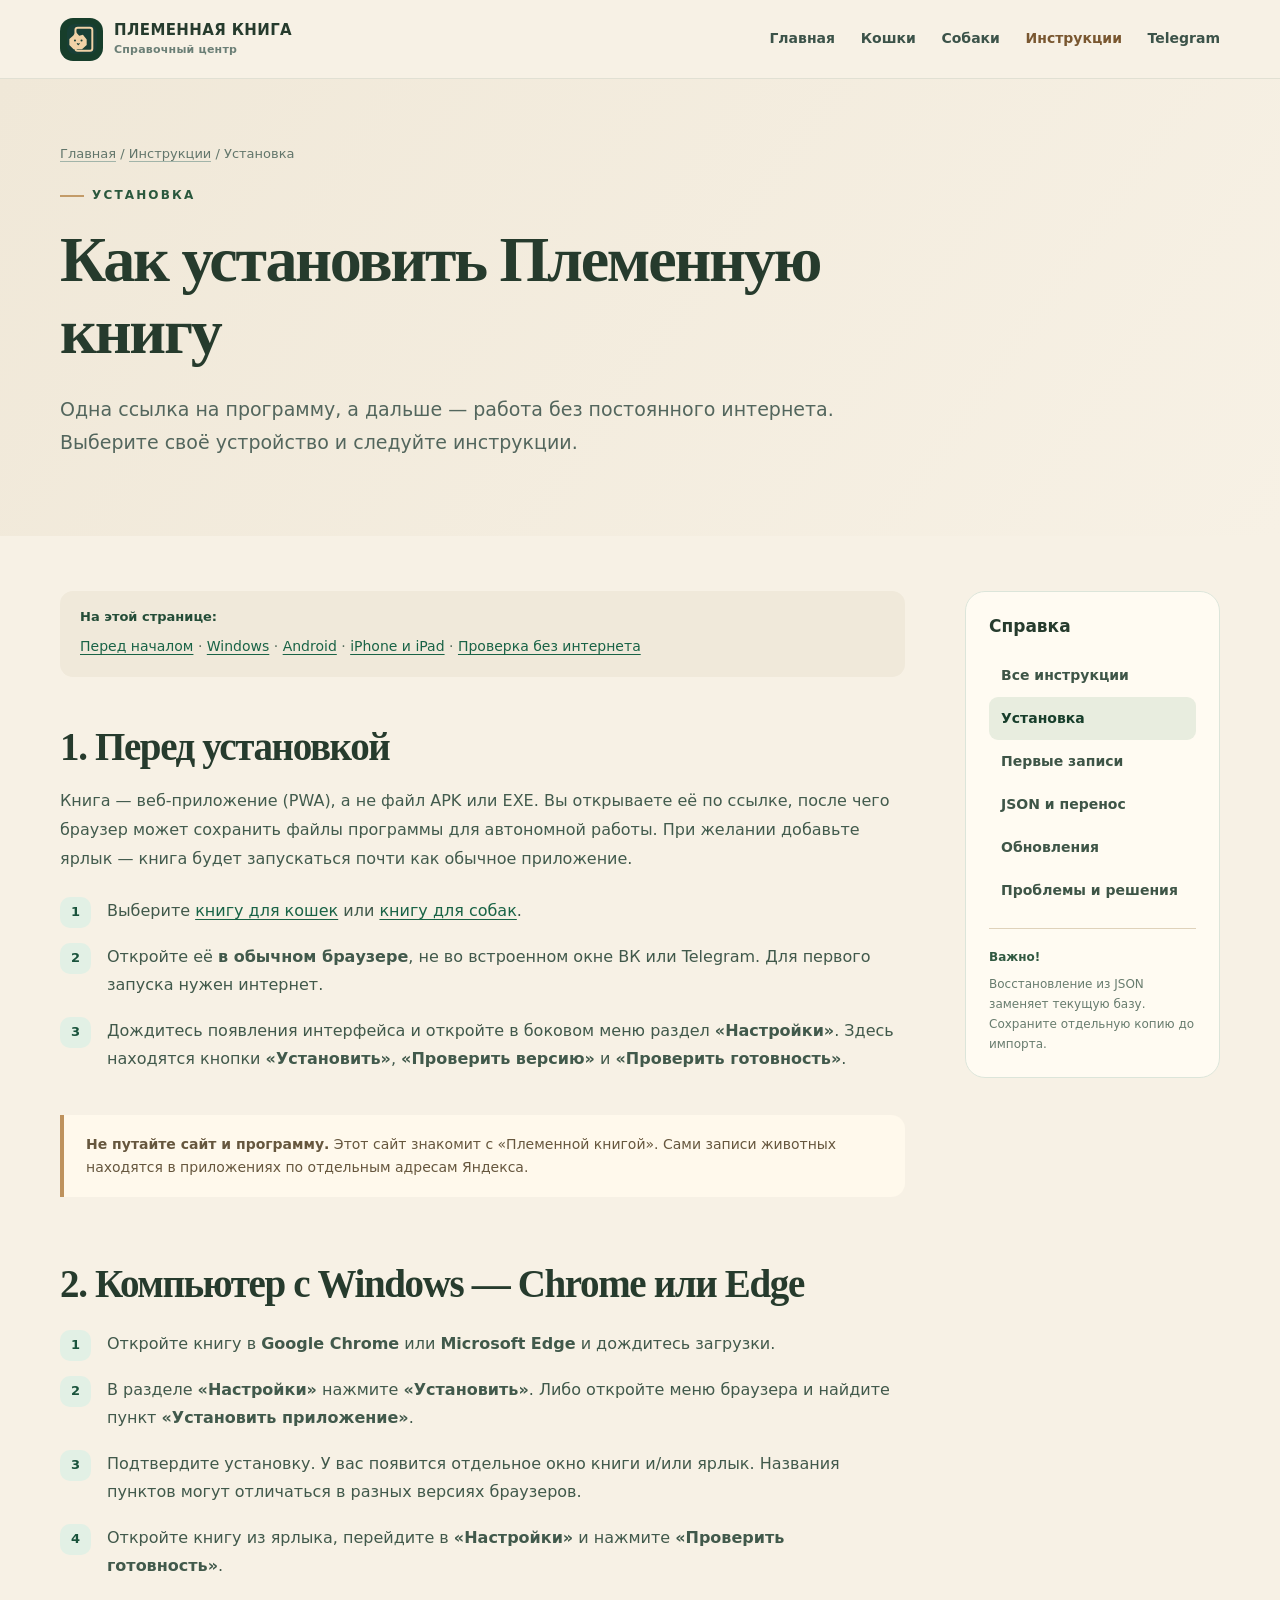
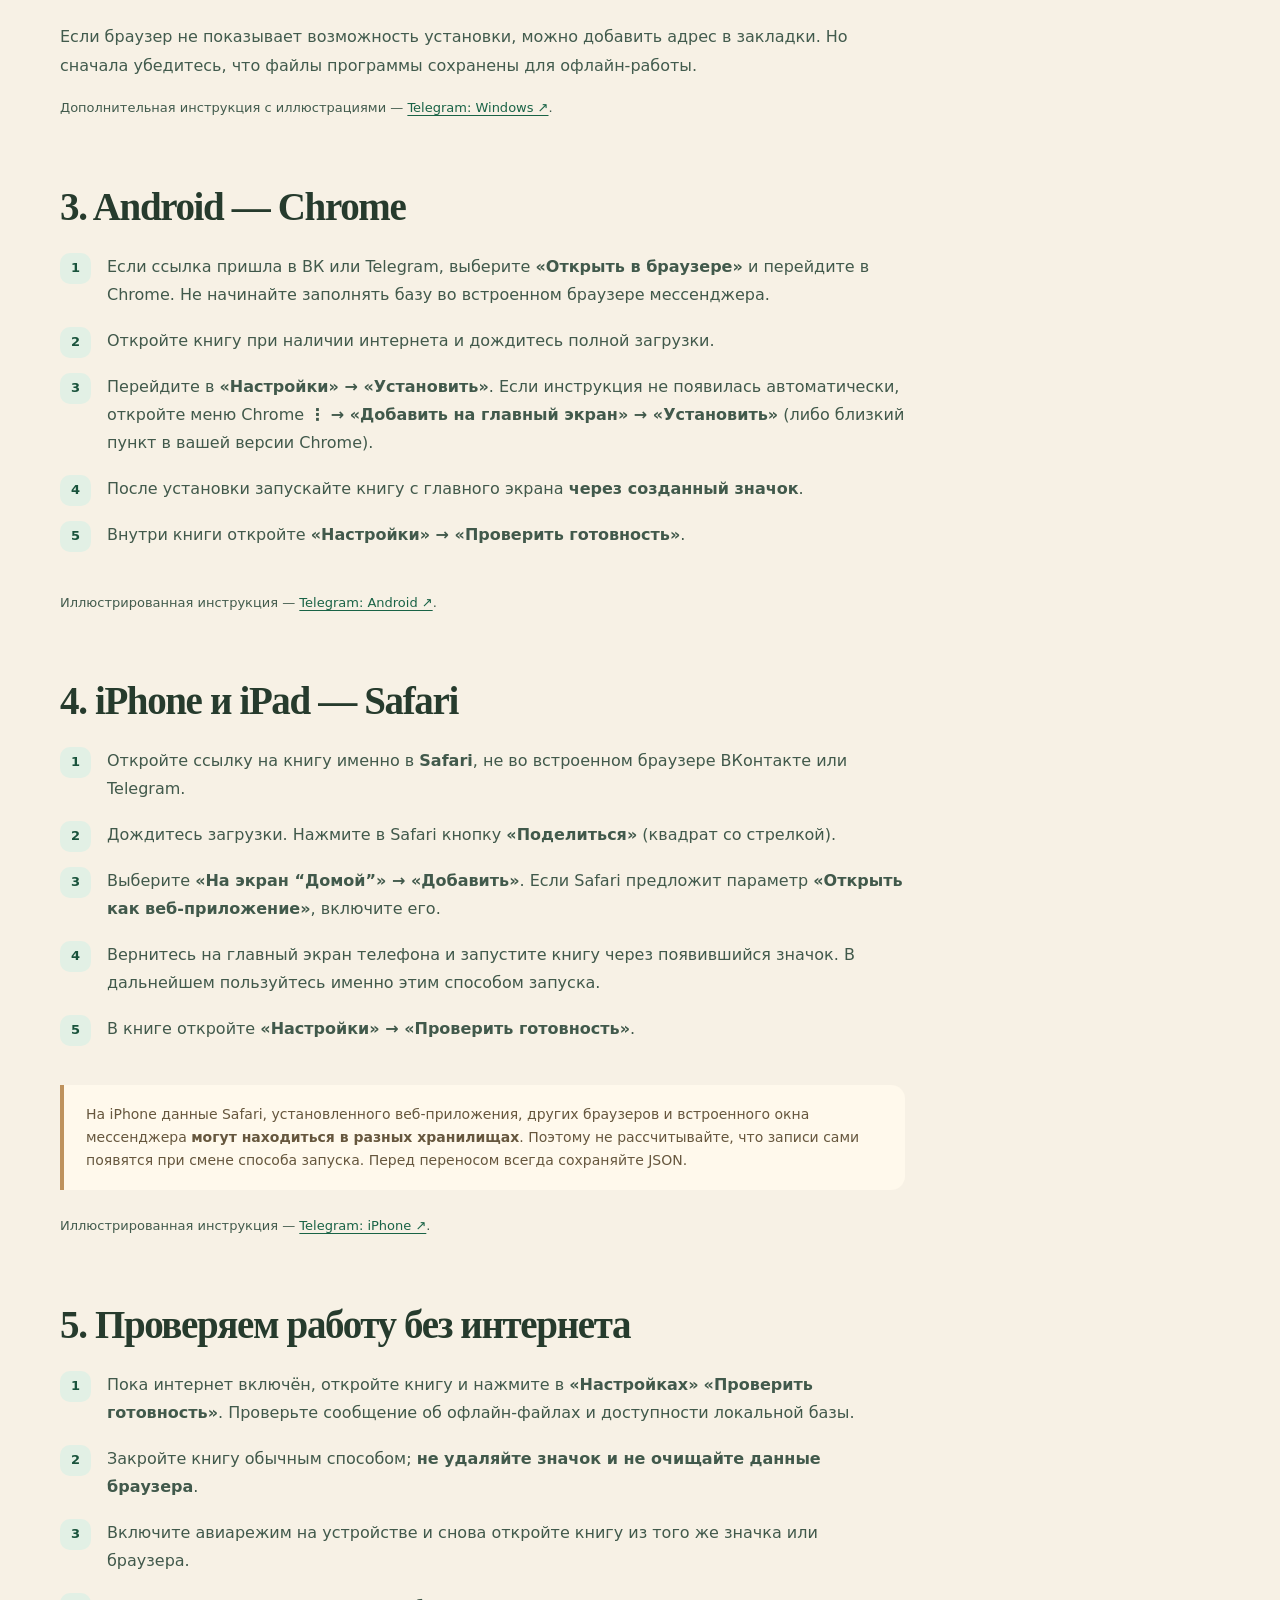
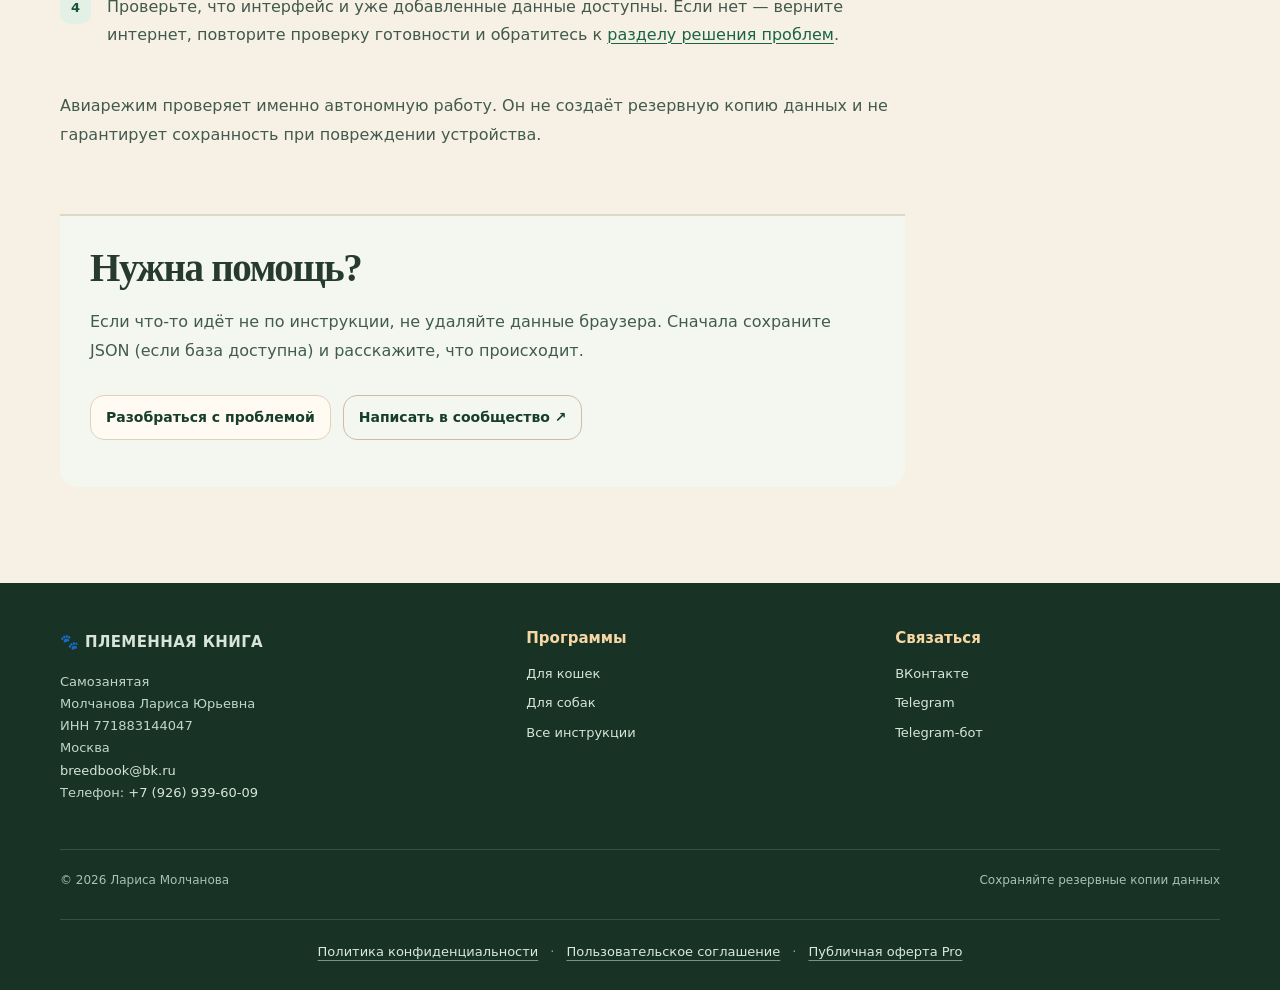
<file: install.html>
<!doctype html><html lang="ru"><head><meta charset="utf-8"><meta name="viewport" content="width=device-width, initial-scale=1"><title>Установка на Windows, Android и iPhone — Племенная книга</title><meta name="description" content="Как установить Племенную книгу на Windows, Android, iPhone и iPad: Chrome, Edge, Safari, ярлык, проверка готовности и работа в авиарежиме."><meta name="theme-color" content="#183f36"><meta property="og:type" content="article"><meta property="og:locale" content="ru_RU"><meta property="og:title" content="Установка на Windows, Android и iPhone — Племенная книга"><link rel="canonical" href="https://breedbook.ru/install.html"><link rel="icon" href="favicon.svg" type="image/svg+xml"><link rel="stylesheet" href="styles.css?v=seller-details-1"><link rel="stylesheet" href="assets/site-statistics.css">
<script defer src="assets/site-statistics.js"></script>
</head><body><a class="skip-link" href="#main">К содержимому</a><header class="site-header"><div class="container header-inner"><a class="brand" href="./"><span class="brand-symbol" aria-hidden="true"><img src="favicon.svg" width="30" height="30" alt=""></span><span>ПЛЕМЕННАЯ КНИГА<small>Справочный центр</small></span></a><nav class="nav-links" aria-label="Главное меню"><a href="./">Главная</a><a href="cats.html">Кошки</a><a href="dogs.html">Собаки</a><a href="guide.html" aria-current="page">Инструкции</a><a href="https://t.me/breed_book" rel="noopener noreferrer">Telegram</a></nav></div></header><main id="main"><section class="guide-banner"><div class="container"><nav class="breadcrumbs" aria-label="Навигационная цепочка"><a href="./">Главная</a> / <a href="guide.html">Инструкции</a> / Установка</nav><p class="eyebrow">Установка</p><h1>Как установить Племенную книгу</h1><p class="lead">Одна ссылка на программу, а дальше — работа без постоянного интернета. Выберите своё устройство и следуйте инструкции.</p></div></section><div class="container guide-layout"><article class="guide-content"><nav class="guide-toc" aria-label="На этой странице"><b>На этой странице:</b> <a href="#before">Перед началом</a> · <a href="#windows">Windows</a> · <a href="#android">Android</a> · <a href="#iphone">iPhone и iPad</a> · <a href="#offline">Проверка без интернета</a></nav>
<section id="before"><h2>1. Перед установкой</h2><p>Книга — веб-приложение (PWA), а не файл APK или EXE. Вы открываете её по ссылке, после чего браузер может сохранить файлы программы для автономной работы. При желании добавьте ярлык — книга будет запускаться почти как обычное приложение.</p><ol class="guide-steps"><li>Выберите <a href="cats.html">книгу для кошек</a> или <a href="dogs.html">книгу для собак</a>.</li><li>Откройте её <b>в обычном браузере</b>, не во встроенном окне ВК или Telegram. Для первого запуска нужен интернет.</li><li>Дождитесь появления интерфейса и откройте в боковом меню раздел <b>«Настройки»</b>. Здесь находятся кнопки <b>«Установить»</b>, <b>«Проверить версию»</b> и <b>«Проверить готовность»</b>.</li></ol><div class="notice"><b>Не путайте сайт и программу.</b> Этот сайт знакомит с «Племенной книгой». Сами записи животных находятся в приложениях по отдельным адресам Яндекса.</div></section>
<section id="windows"><h2>2. Компьютер с Windows — Chrome или Edge</h2><ol class="guide-steps"><li>Откройте книгу в <b>Google Chrome</b> или <b>Microsoft Edge</b> и дождитесь загрузки.</li><li>В разделе <b>«Настройки»</b> нажмите <b>«Установить»</b>. Либо откройте меню браузера и найдите пункт <b>«Установить приложение»</b>.</li><li>Подтвердите установку. У вас появится отдельное окно книги и/или ярлык. Названия пунктов могут отличаться в разных версиях браузеров.</li><li>Откройте книгу из ярлыка, перейдите в <b>«Настройки»</b> и нажмите <b>«Проверить готовность»</b>.</li></ol><p>Если браузер не показывает возможность установки, можно добавить адрес в закладки. Но сначала убедитесь, что файлы программы сохранены для офлайн-работы.</p><p class="note">Дополнительная инструкция с иллюстрациями — <a href="https://t.me/breed_book/9" rel="noopener noreferrer">Telegram: Windows ↗</a>.</p></section>
<section id="android"><h2>3. Android — Chrome</h2><ol class="guide-steps"><li>Если ссылка пришла в ВК или Telegram, выберите <b>«Открыть в браузере»</b> и перейдите в Chrome. Не начинайте заполнять базу во встроенном браузере мессенджера.</li><li>Откройте книгу при наличии интернета и дождитесь полной загрузки.</li><li>Перейдите в <b>«Настройки» → «Установить»</b>. Если инструкция не появилась автоматически, откройте меню Chrome <b>⋮ → «Добавить на главный экран» → «Установить»</b> (либо близкий пункт в вашей версии Chrome).</li><li>После установки запускайте книгу с главного экрана <b>через созданный значок</b>.</li><li>Внутри книги откройте <b>«Настройки» → «Проверить готовность»</b>.</li></ol><p class="note">Иллюстрированная инструкция — <a href="https://t.me/breed_book/10" rel="noopener noreferrer">Telegram: Android ↗</a>.</p></section>
<section id="iphone"><h2>4. iPhone и iPad — Safari</h2><ol class="guide-steps"><li>Откройте ссылку на книгу именно в <b>Safari</b>, не во встроенном браузере ВКонтакте или Telegram.</li><li>Дождитесь загрузки. Нажмите в Safari кнопку <b>«Поделиться»</b> (квадрат со стрелкой).</li><li>Выберите <b>«На экран “Домой”» → «Добавить»</b>. Если Safari предложит параметр <b>«Открыть как веб-приложение»</b>, включите его.</li><li>Вернитесь на главный экран телефона и запустите книгу через появившийся значок. В дальнейшем пользуйтесь именно этим способом запуска.</li><li>В книге откройте <b>«Настройки» → «Проверить готовность»</b>.</li></ol><div class="notice">На iPhone данные Safari, установленного веб-приложения, других браузеров и встроенного окна мессенджера <b>могут находиться в разных хранилищах</b>. Поэтому не рассчитывайте, что записи сами появятся при смене способа запуска. Перед переносом всегда сохраняйте JSON.</div><p class="note">Иллюстрированная инструкция — <a href="https://t.me/breed_book/11" rel="noopener noreferrer">Telegram: iPhone ↗</a>.</p></section>
<section id="offline"><h2>5. Проверяем работу без интернета</h2><ol class="guide-steps"><li>Пока интернет включён, откройте книгу и нажмите в <b>«Настройках»</b> <b>«Проверить готовность»</b>. Проверьте сообщение об офлайн-файлах и доступности локальной базы.</li><li>Закройте книгу обычным способом; <b>не удаляйте значок и не очищайте данные браузера</b>.</li><li>Включите авиарежим на устройстве и снова откройте книгу из того же значка или браузера.</li><li>Проверьте, что интерфейс и уже добавленные данные доступны. Если нет — верните интернет, повторите проверку готовности и обратитесь к <a href="troubleshooting.html">разделу решения проблем</a>.</li></ol><p>Авиарежим проверяет именно автономную работу. Он не создаёт резервную копию данных и не гарантирует сохранность при повреждении устройства.</p></section><section class="guide-end"><h2>Нужна помощь?</h2><p>Если что-то идёт не по инструкции, не удаляйте данные браузера. Сначала сохраните JSON (если база доступна) и расскажите, что происходит.</p><div class="actions"><a class="button button-light button-inline" href="troubleshooting.html">Разобраться с проблемой</a><a class="button button-ghost button-inline" href="https://vk.ru/breed_cat" rel="noopener noreferrer">Написать в сообщество ↗</a></div></section></article><aside class="guide-sidebar" aria-label="Другие инструкции"><h2>Справка</h2><a href="guide.html">Все инструкции</a><a href="install.html" aria-current="page">Установка</a><a href="records.html" >Первые записи</a><a href="backup.html" >JSON и перенос</a><a href="update.html" >Обновления</a><a href="troubleshooting.html" >Проблемы и решения</a><div class="sidebar-warning"><b>Важно!</b><p>Восстановление из JSON заменяет текущую базу. Сохраните отдельную копию до импорта.</p></div></aside></div></main><footer class="site-footer"><div class="container"><div class="footer-grid"><div><a href="./" class="brand">🐾 ПЛЕМЕННАЯ КНИГА</a><p class="seller-details">Самозанятая<br>Молчанова Лариса Юрьевна<br>ИНН&nbsp;771883144047<br>Москва<br><a href="mailto:breedbook@bk.ru">breedbook@bk.ru</a><br>Телефон: <a href="tel:+79269396009">+7 (926) 939-60-09</a></p></div><div><h3>Программы</h3><ul><li><a href="cats.html">Для кошек</a></li><li><a href="dogs.html">Для собак</a></li><li><a href="guide.html">Все инструкции</a></li></ul></div><div><h3>Связаться</h3><ul><li><a href="https://vk.ru/breed_cat" rel="noopener noreferrer">ВКонтакте</a></li><li><a href="https://t.me/breed_book" rel="noopener noreferrer">Telegram</a></li><li><a href="https://t.me/breed_book_bot" rel="noopener noreferrer">Telegram-бот</a></li></ul></div></div><div class="footer-bottom"><span>© 2026 Лариса Молчанова</span><span>Сохраняйте резервные копии данных</span></div></div><nav class="legal-links" aria-label="Юридические документы"><a href="privacy.html">Политика конфиденциальности</a><span aria-hidden="true">·</span><a href="terms.html">Пользовательское соглашение</a><span aria-hidden="true">·</span><a href="offer.html">Публичная оферта Pro</a><button hidden type="button" class="site-statistics-settings" data-statistics-settings>Настройки статистики</button></nav></footer></body></html>
</file>
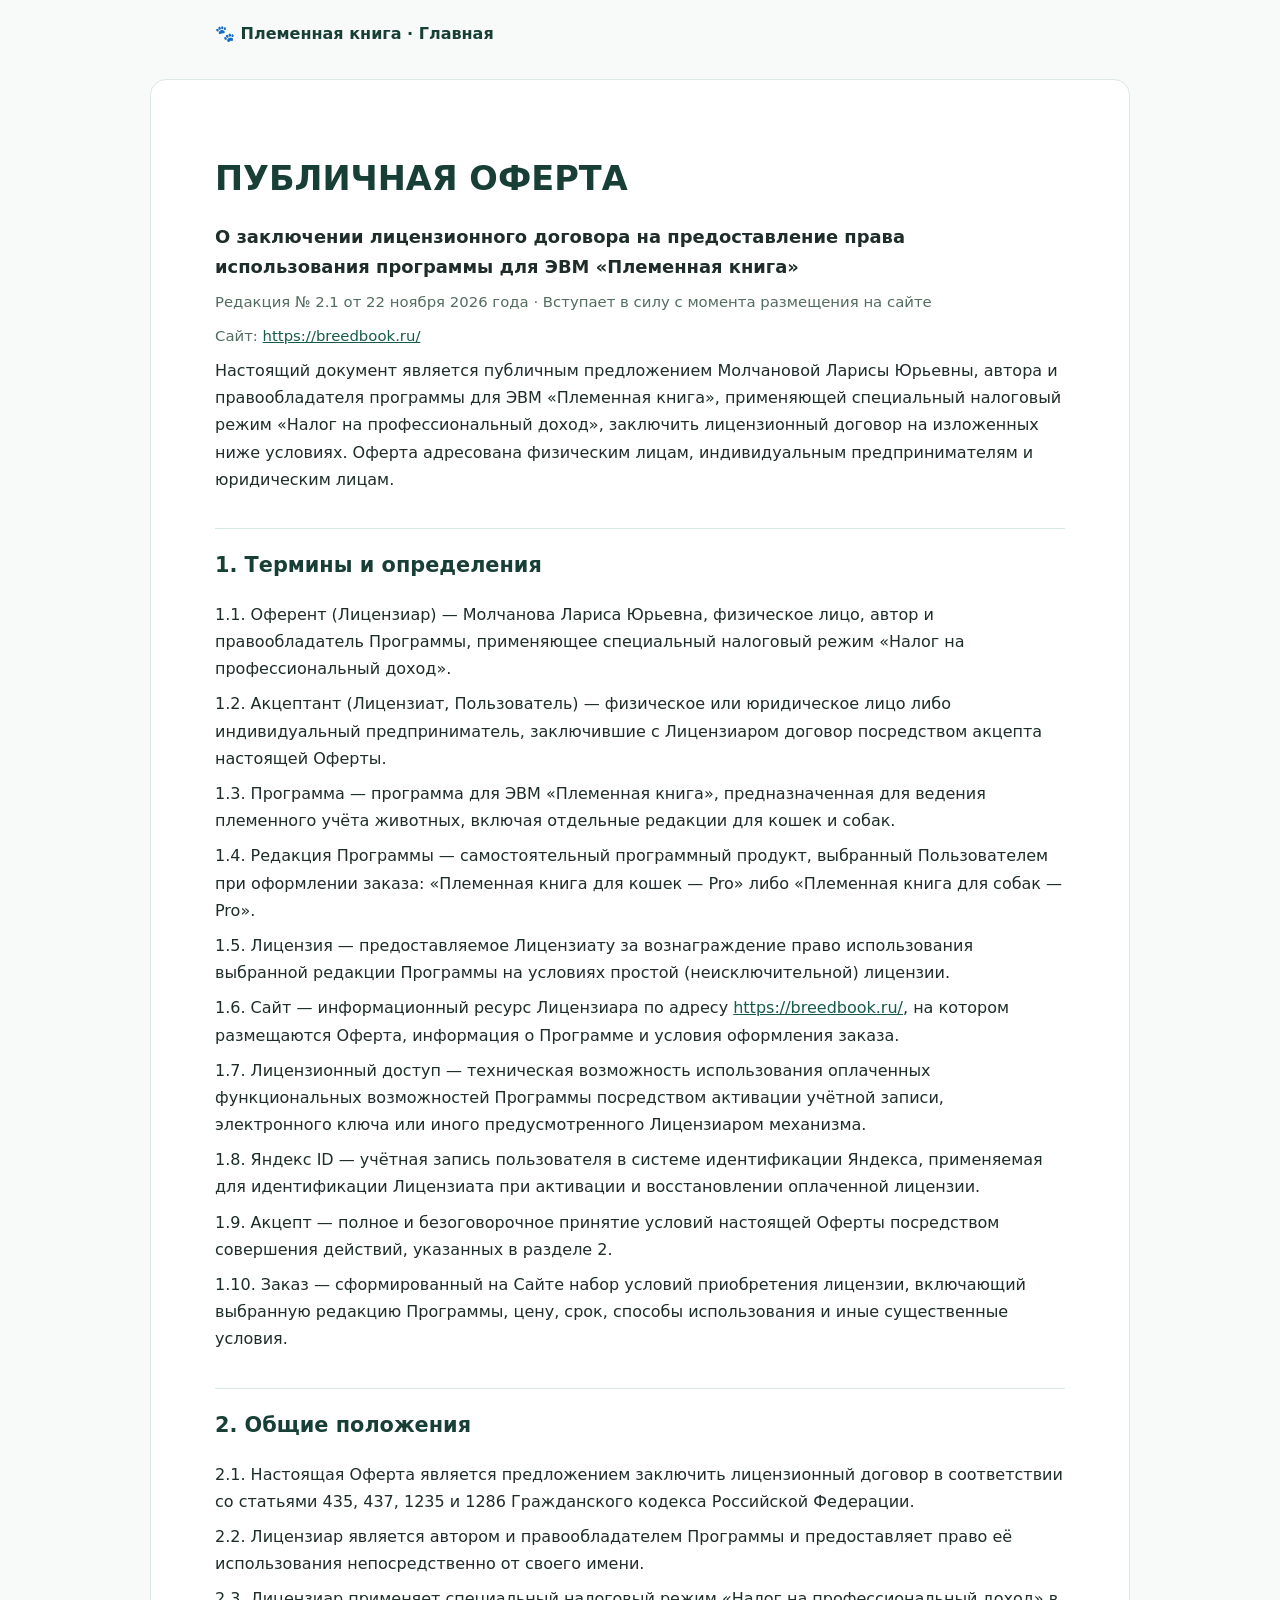
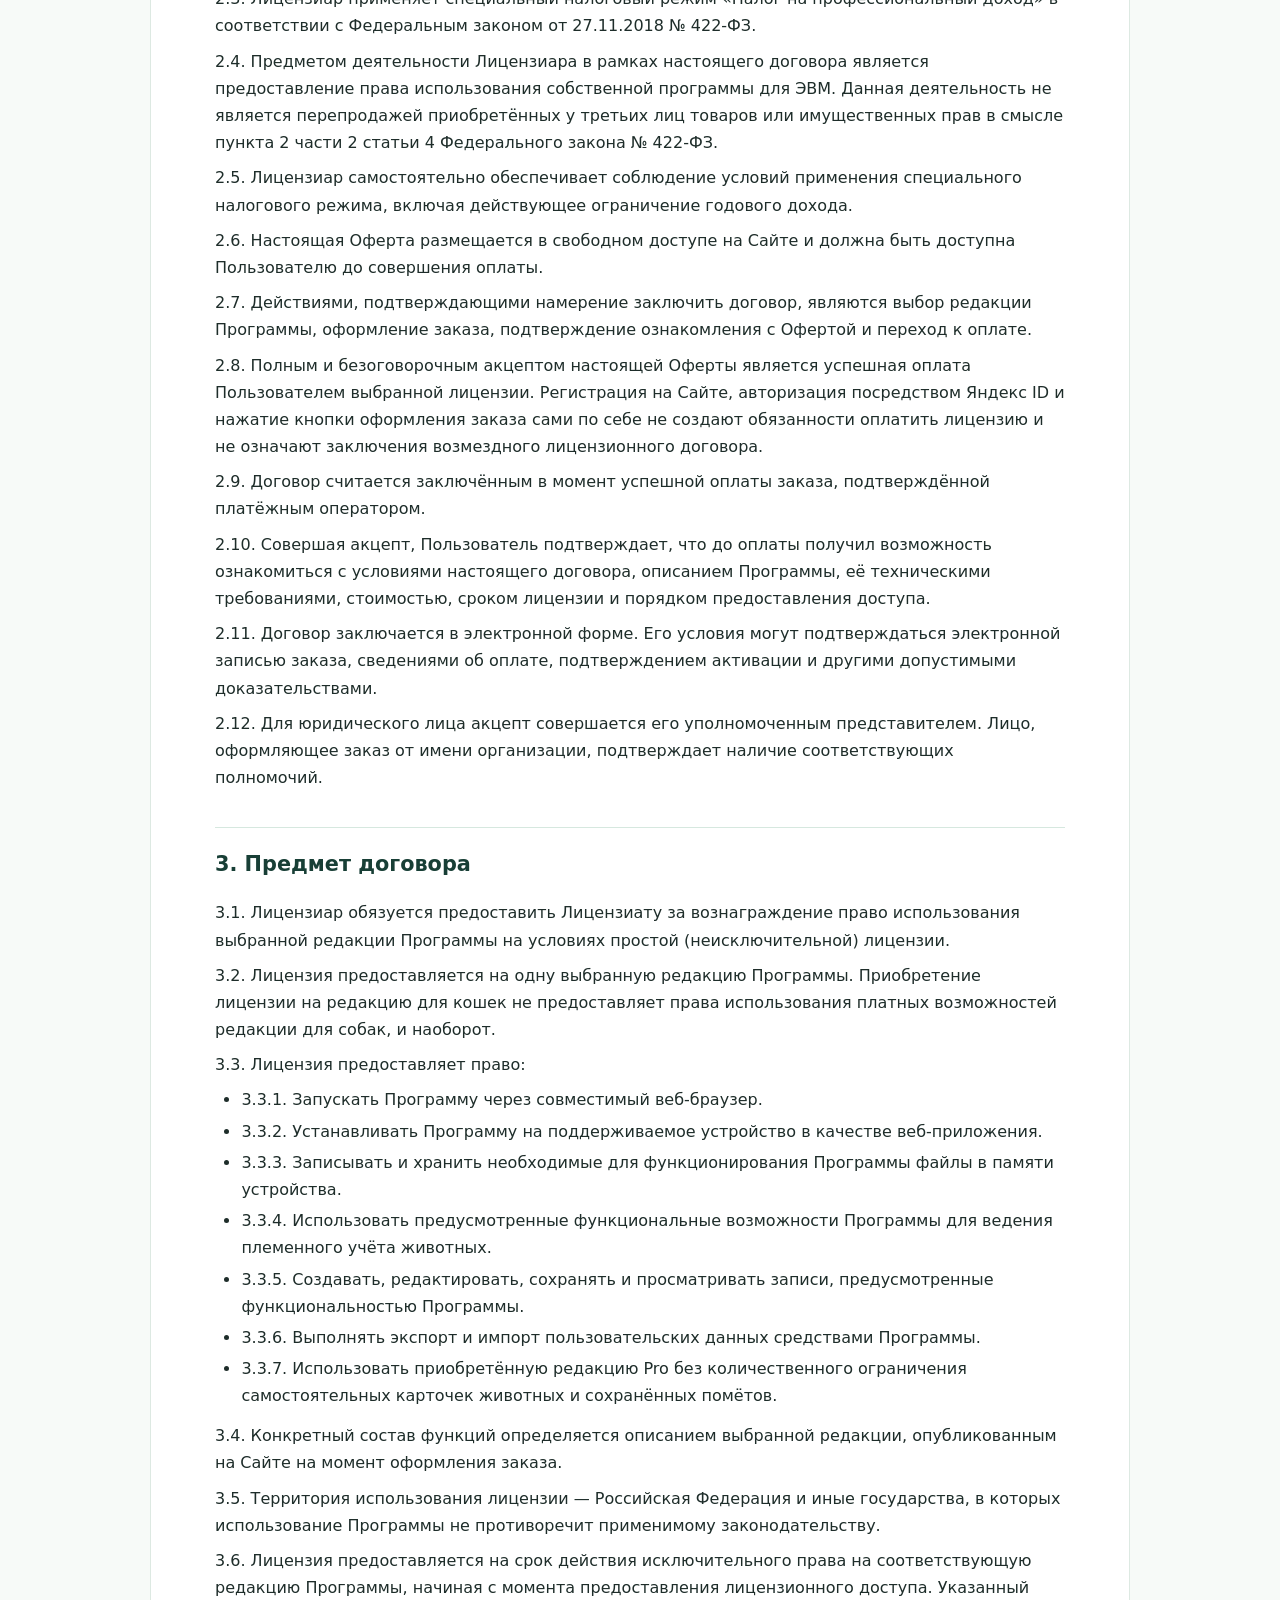
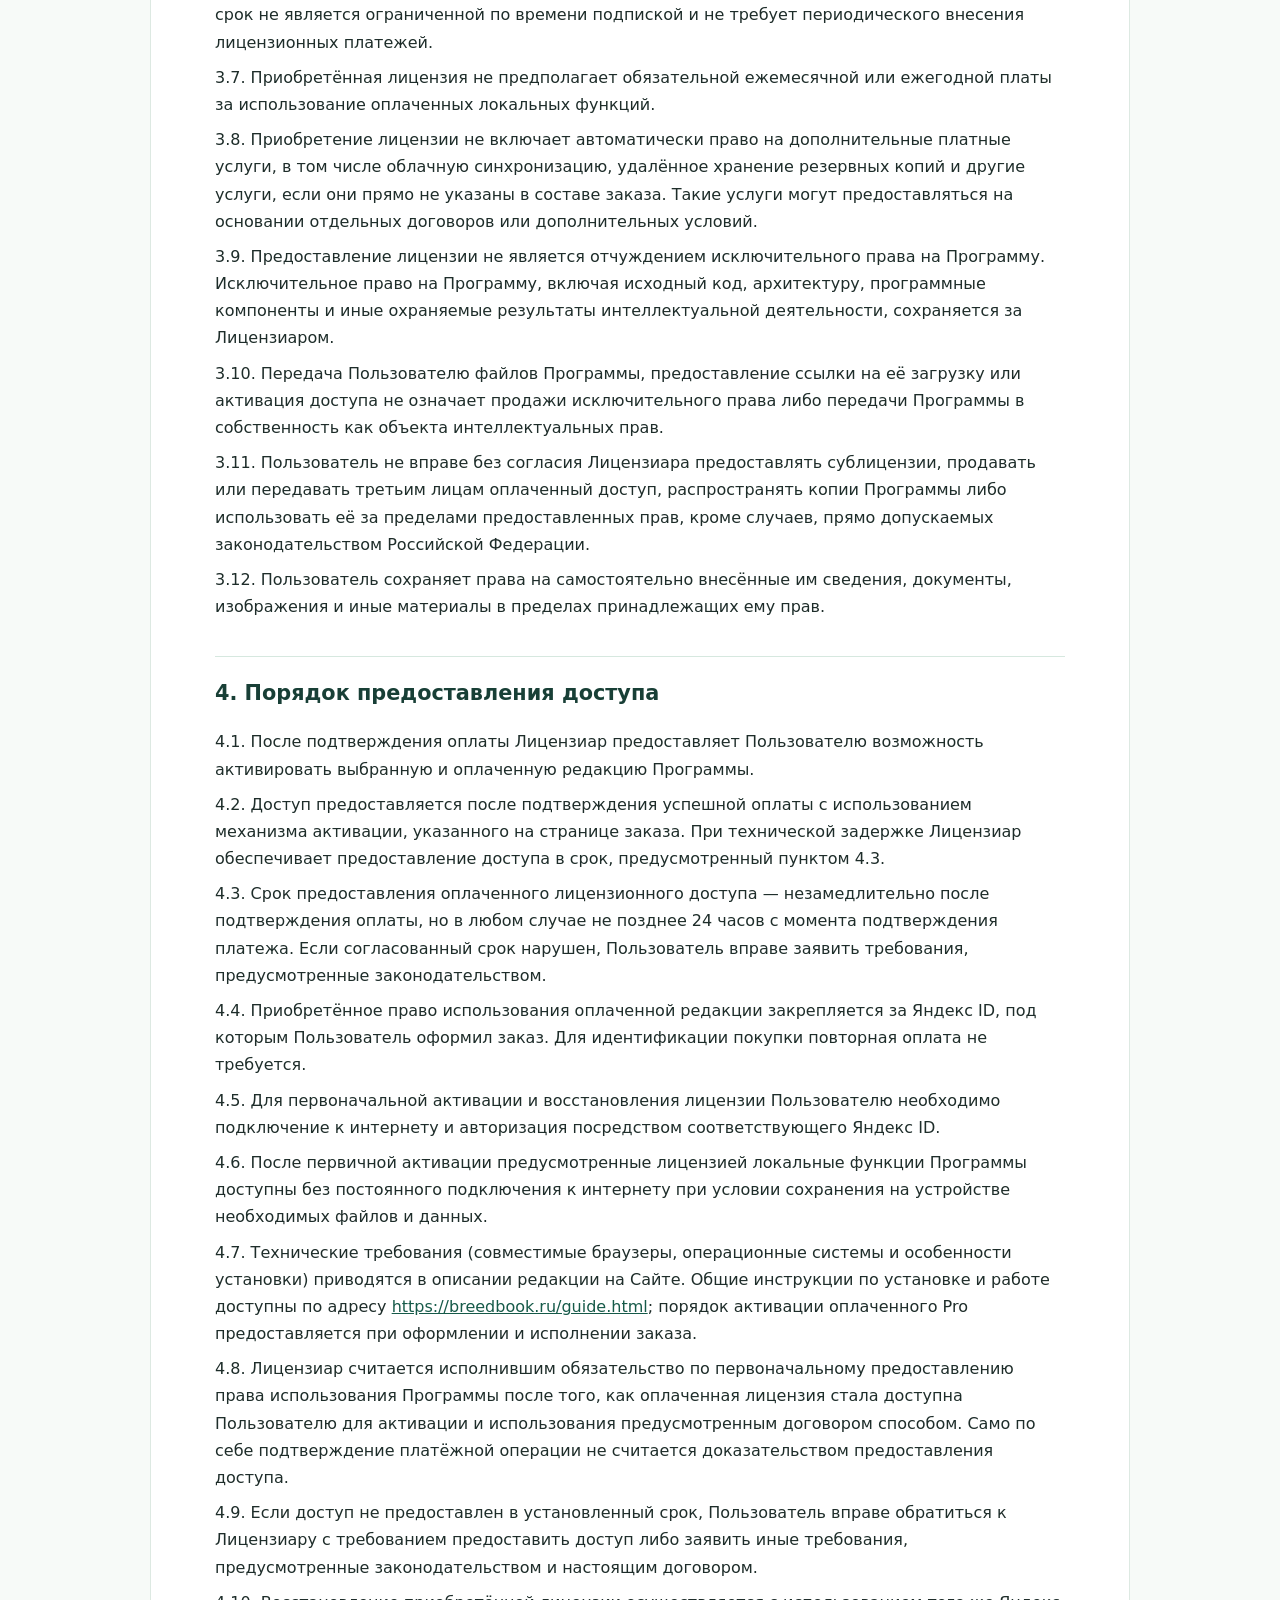
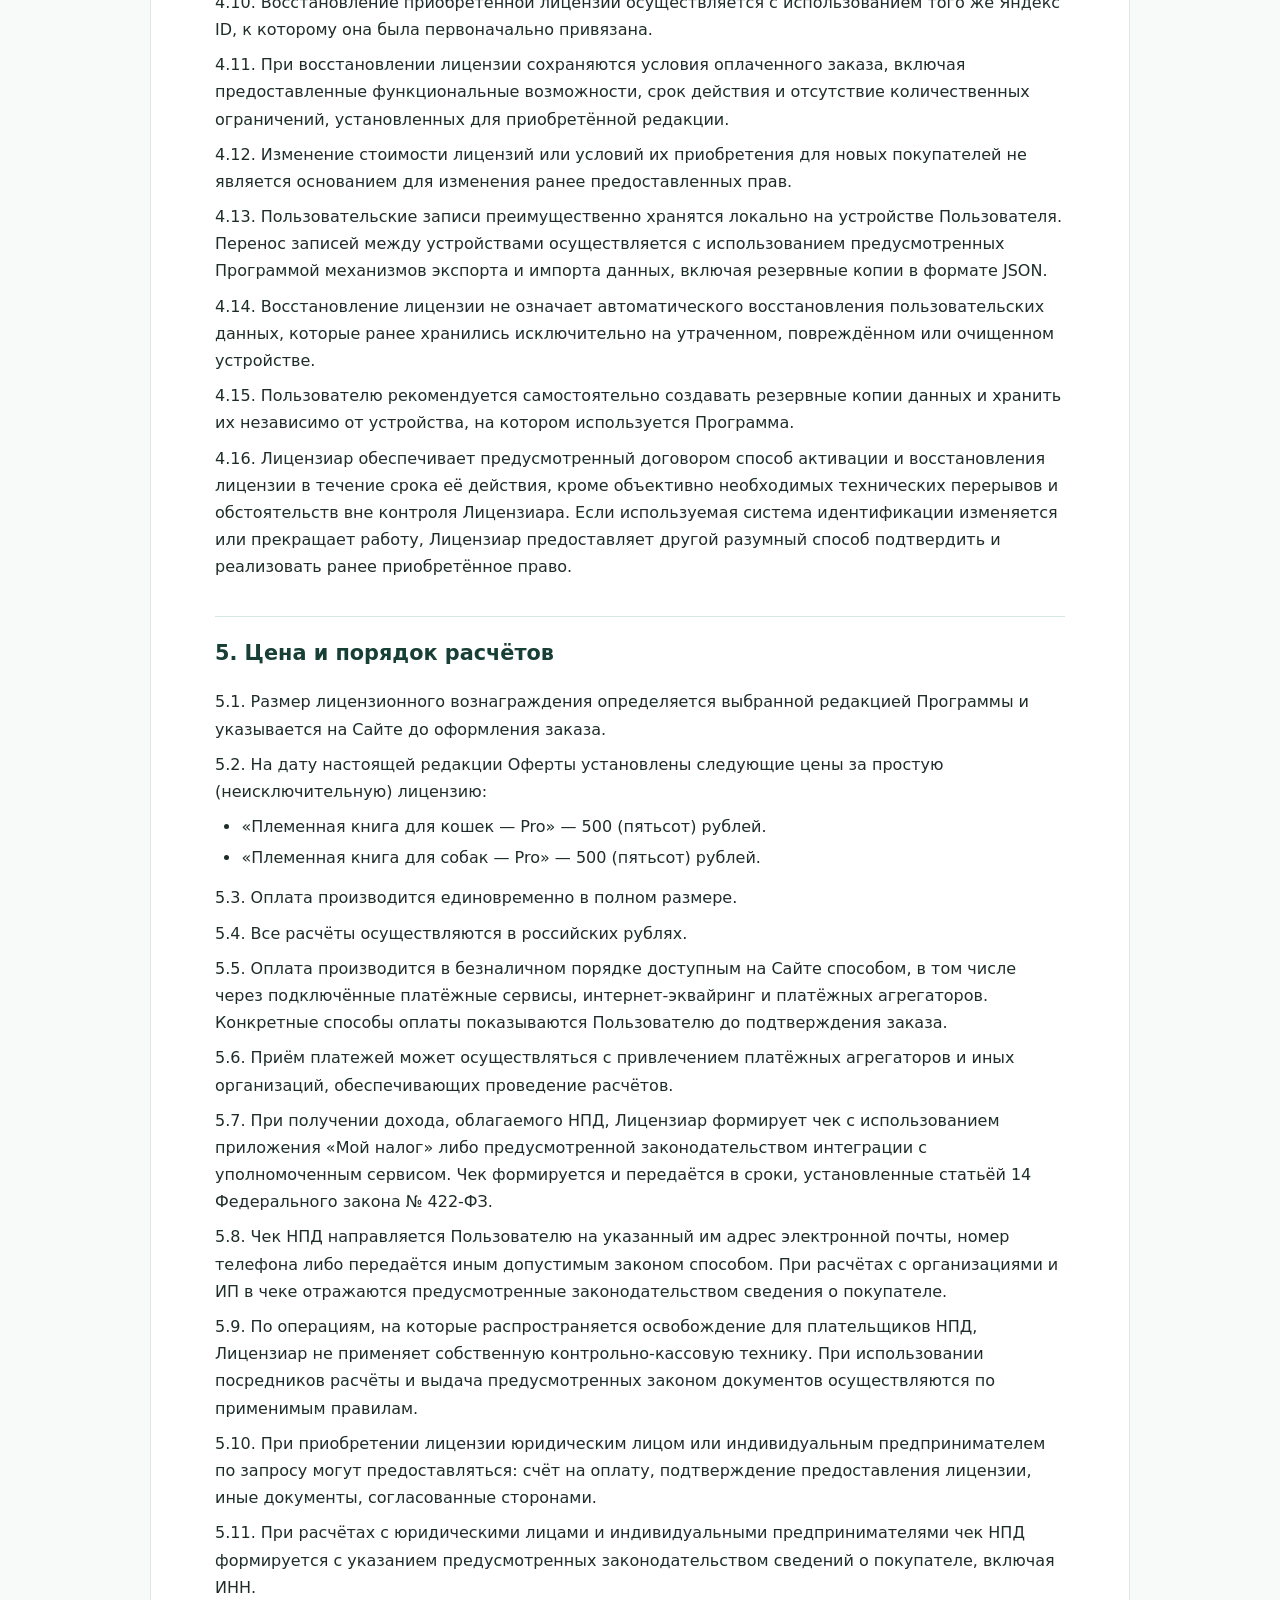
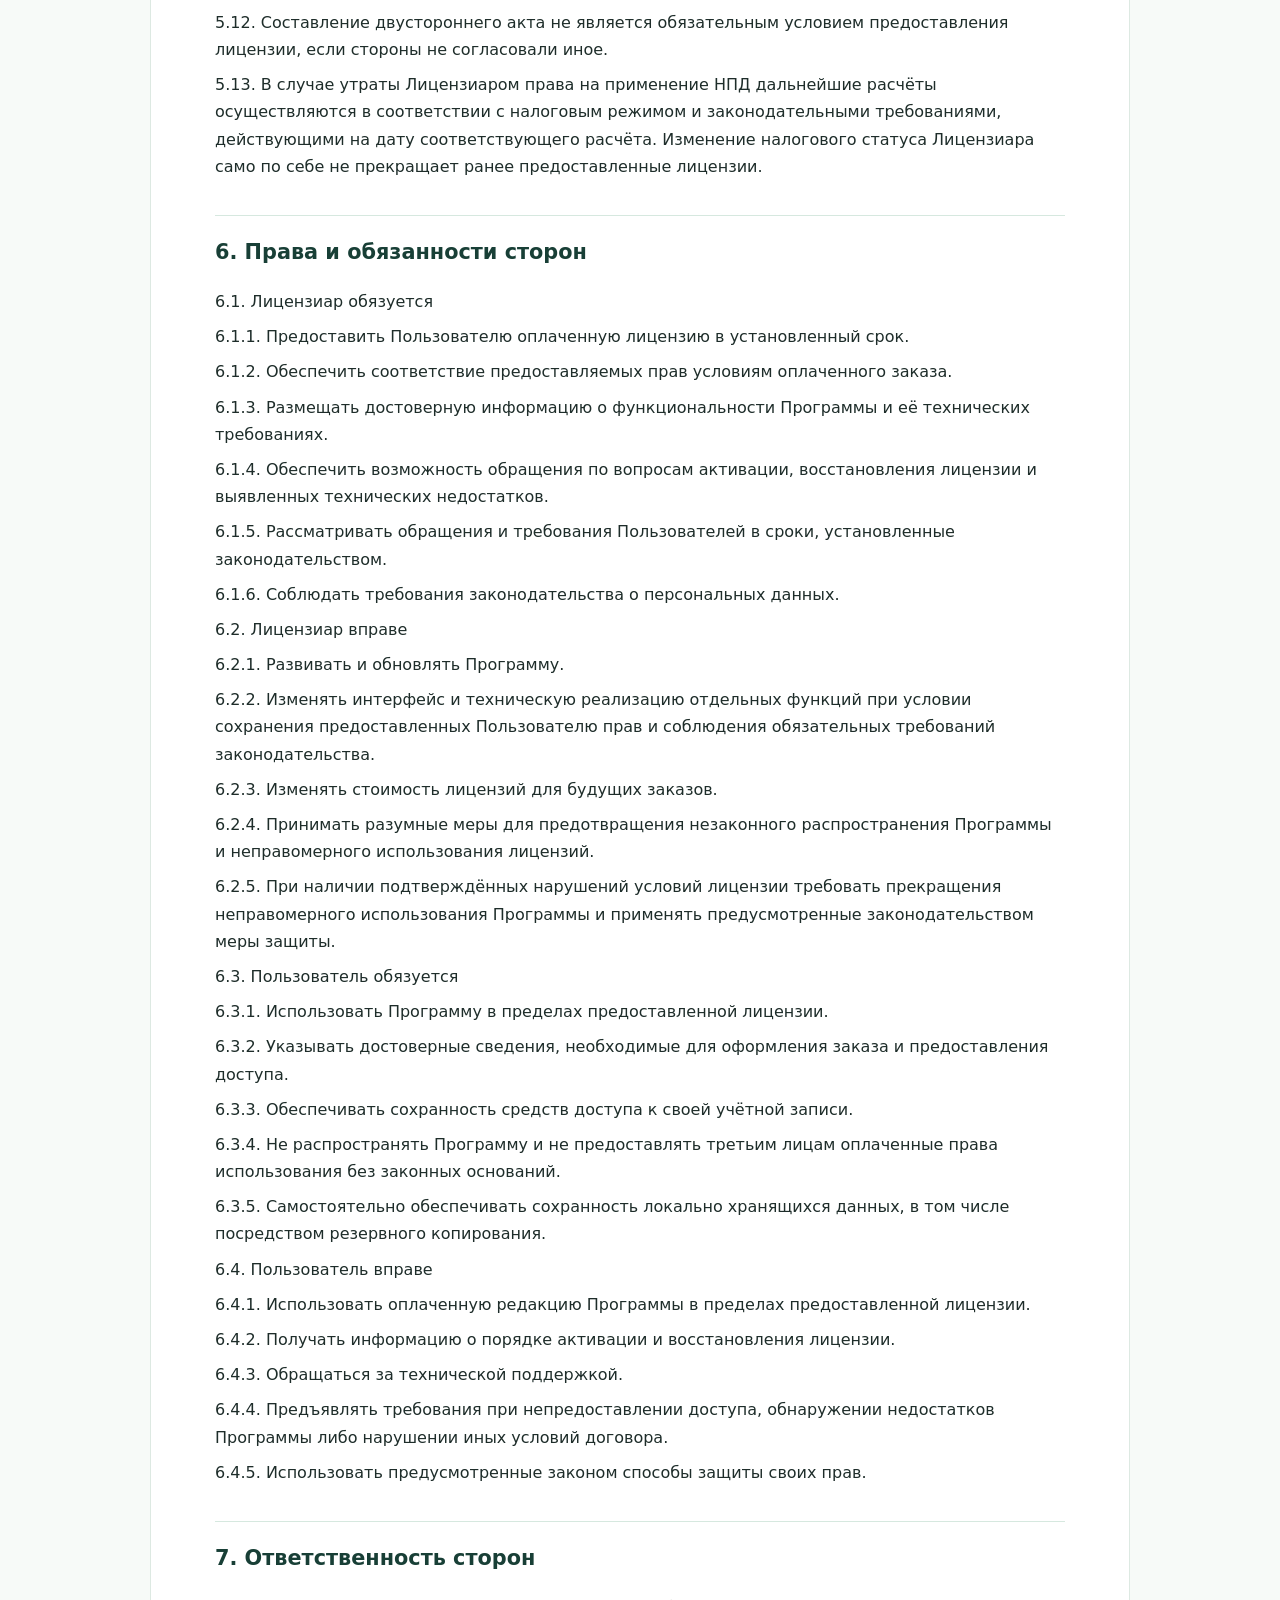
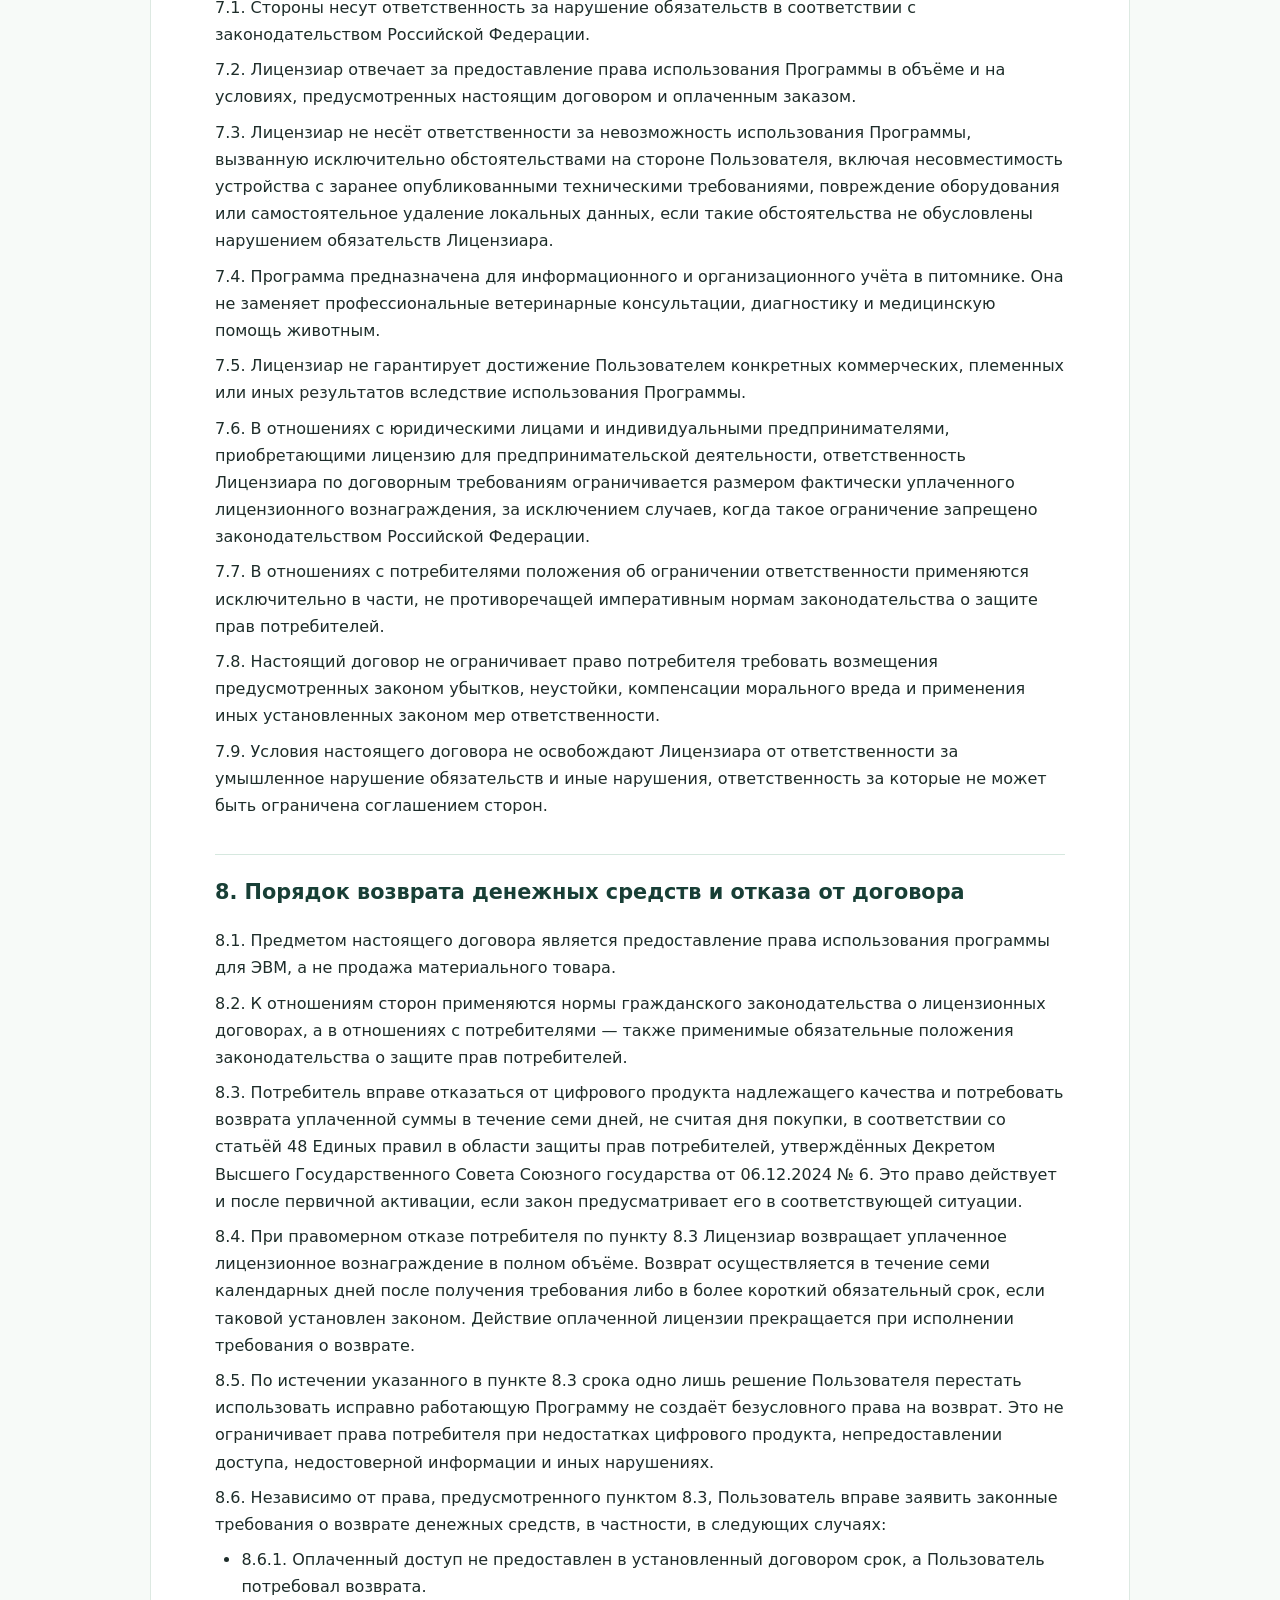
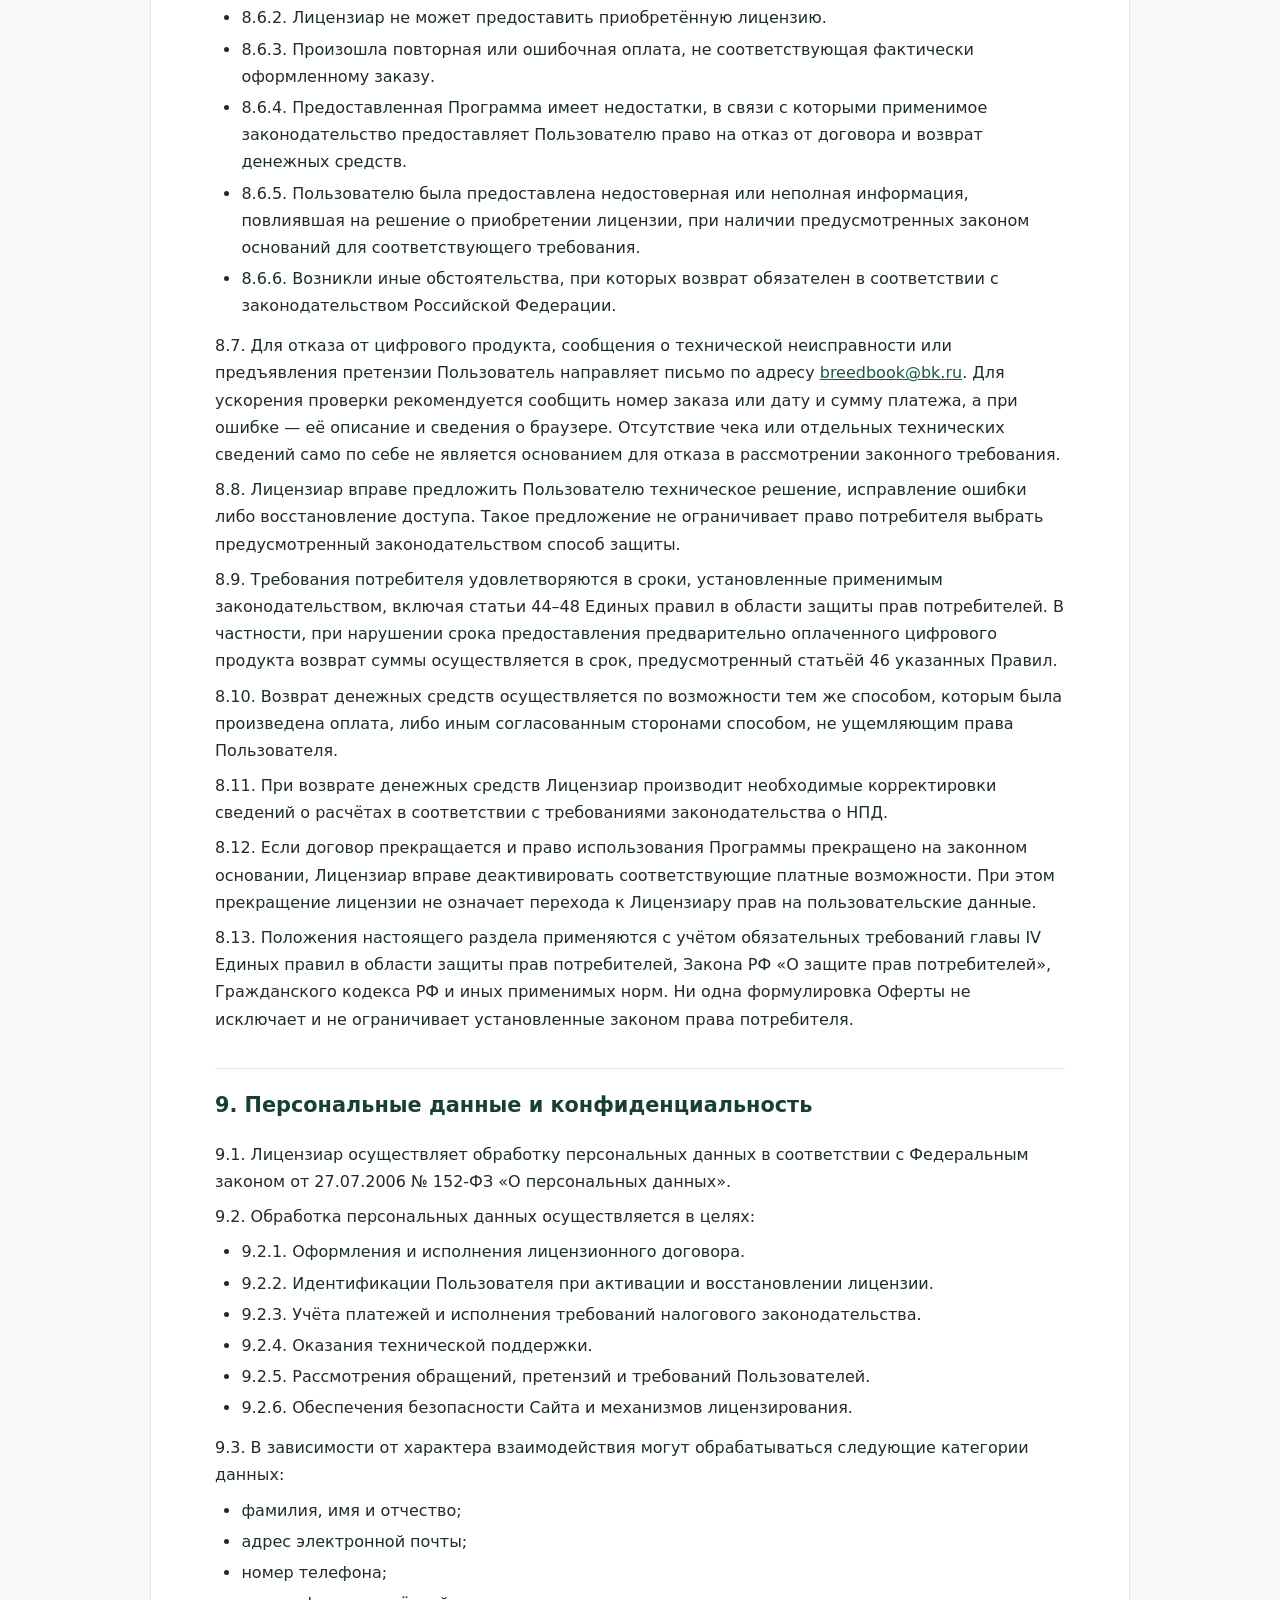
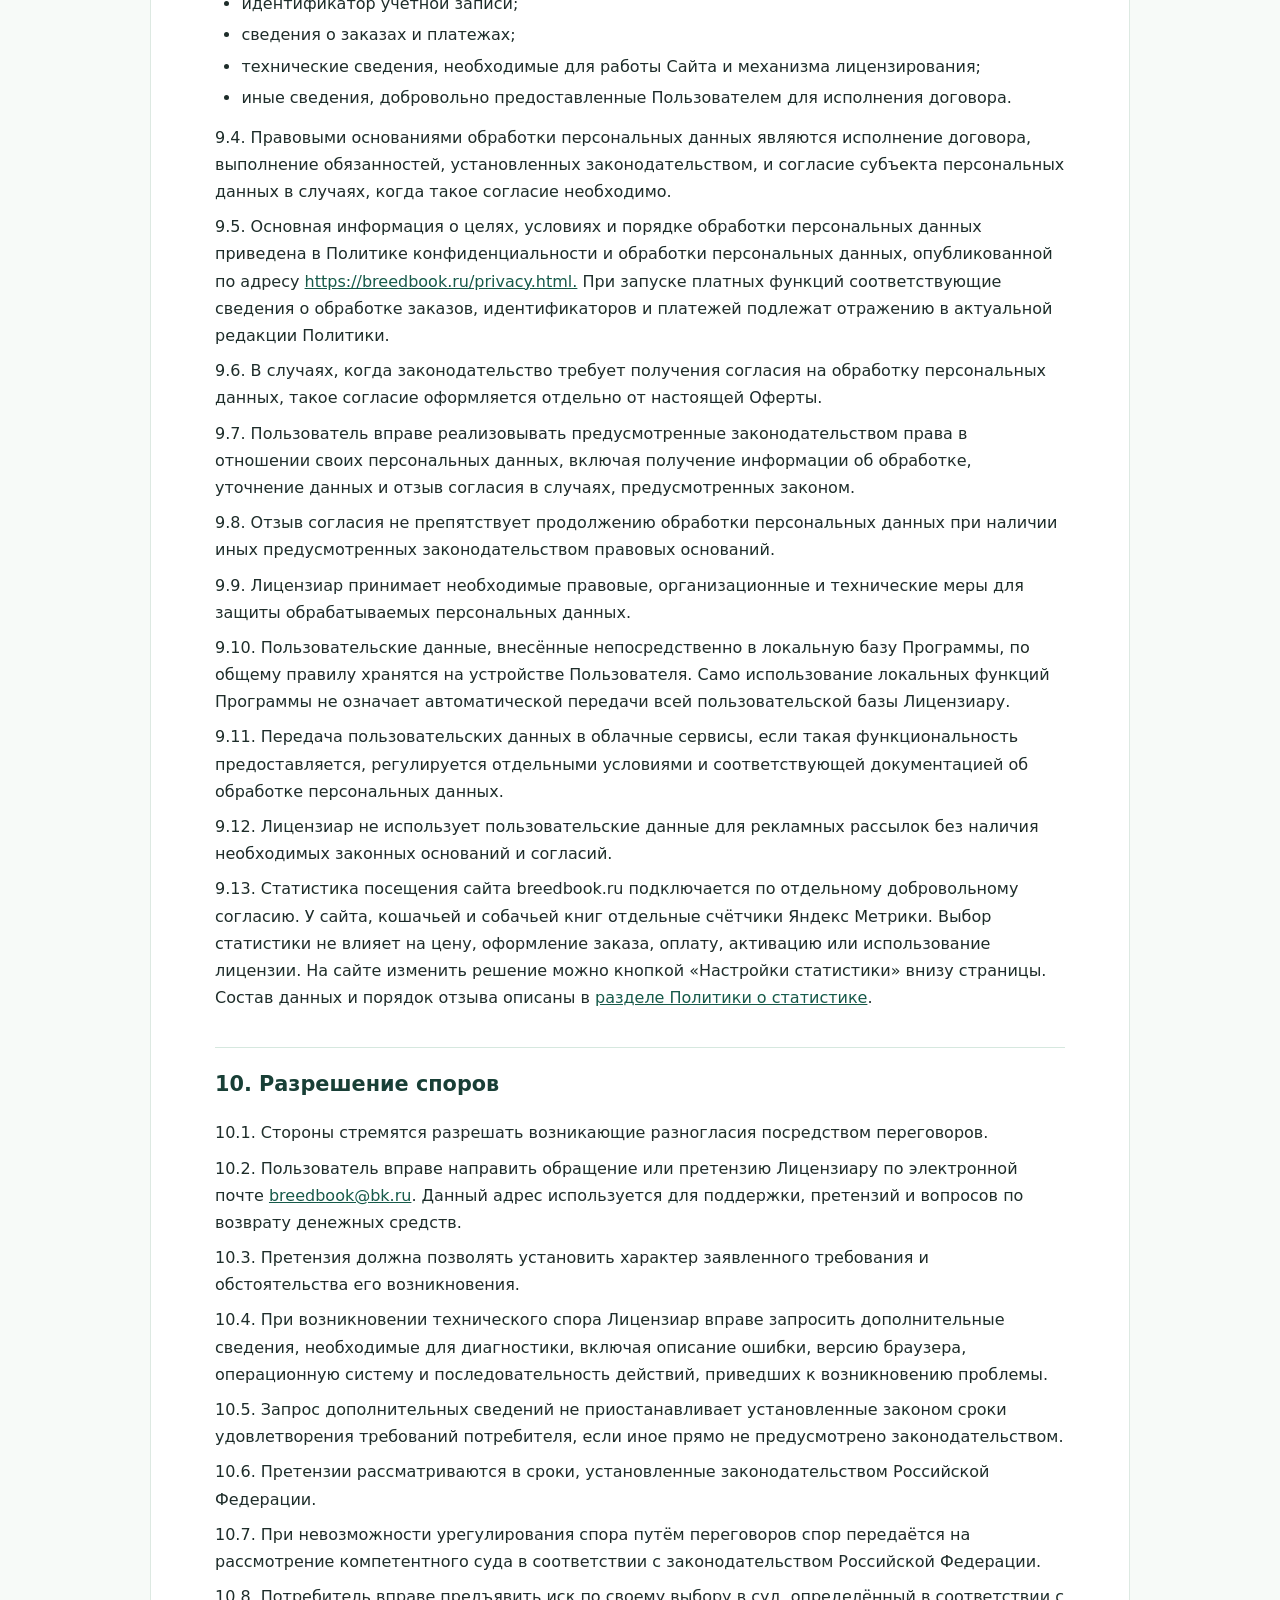
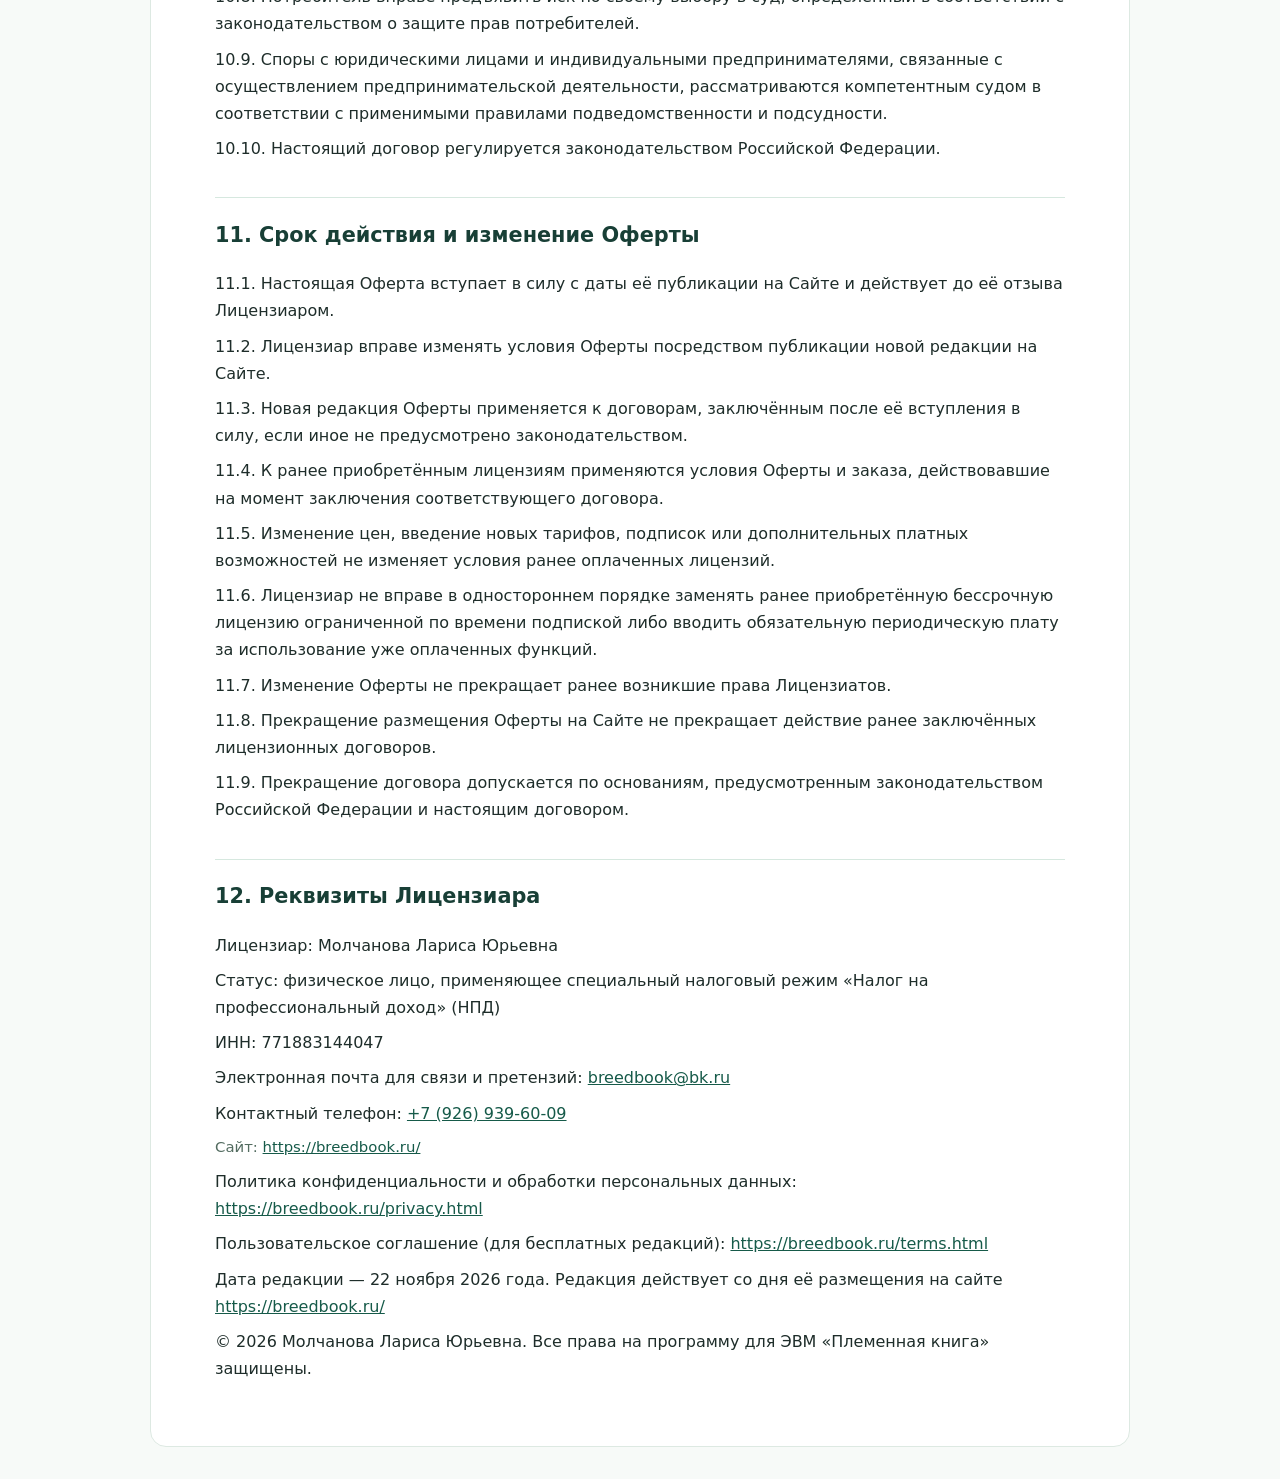
<file: offer.html>
<!doctype html><html lang="ru"><head><meta charset="utf-8"><meta name="viewport" content="width=device-width, initial-scale=1"><title>Публичная оферта — Племенная книга</title><meta name="description" content="Условия приобретения простой неисключительной лицензии Pro для племенных книг кошек и собак."><style>body{margin:0;background:#f7faf8;color:#1e2d2a;font:16px/1.7 system-ui,-apple-system,Segoe UI,Arial,sans-serif}main{max-width:850px;margin:2rem auto;background:#fff;padding:3.5rem 4rem;border:1px solid #dde9e2;border-radius:16px}h1{color:#183f36;font-size:2.1rem;line-height:1.2}h2{font-size:1.3rem;color:#183f36;border-top:1px solid #d6e8df;margin-top:2.2rem;padding-top:1.2rem}p{margin:.5rem 0}.offer-lead{font-size:1.12rem;font-weight:600}.offer-meta{font-size:.93rem;color:#536c60}.offer-list{margin:.4rem 0 .8rem;padding-left:1.65rem}li{margin:.25rem 0}a{color:#165a49;overflow-wrap:anywhere}header{max-width:850px;margin:1.25rem auto 0;text-align:left;padding:0 1.5rem}header a{text-decoration:none;font-weight:700;color:#183f36}@media(max-width:700px){main{margin:0;padding:1.2rem 1.1rem;border:0;border-radius:0}header{margin:.5rem auto;padding:0 1.1rem}h1{font-size:1.6rem}}</style><link rel="canonical" href="https://breedbook.ru/offer.html"><link rel="stylesheet" href="assets/site-statistics.css">
<script defer src="assets/site-statistics.js"></script>
</head><body><header><a href="https://breedbook.ru/">🐾 Племенная книга · Главная</a></header><main><h1>ПУБЛИЧНАЯ ОФЕРТА</h1>
<p class="offer-lead">О заключении лицензионного договора на предоставление права использования программы для ЭВМ «Племенная книга»</p>
<p class="offer-meta">Редакция № 2.1 от 22 ноября 2026 года · Вступает в силу с момента размещения на сайте</p>
<p class="offer-meta">Сайт: <a href="https://breedbook.ru/">https://breedbook.ru/</a></p>
<p>Настоящий документ является публичным предложением Молчановой Ларисы Юрьевны, автора и правообладателя программы для ЭВМ «Племенная книга», применяющей специальный налоговый режим «Налог на профессиональный доход», заключить лицензионный договор на изложенных ниже условиях. Оферта адресована физическим лицам, индивидуальным предпринимателям и юридическим лицам.</p>
<h2>1. Термины и определения</h2>
<p>1.1. Оферент (Лицензиар) — Молчанова Лариса Юрьевна, физическое лицо, автор и правообладатель Программы, применяющее специальный налоговый режим «Налог на профессиональный доход».</p>
<p>1.2. Акцептант (Лицензиат, Пользователь) — физическое или юридическое лицо либо индивидуальный предприниматель, заключившие с Лицензиаром договор посредством акцепта настоящей Оферты.</p>
<p>1.3. Программа — программа для ЭВМ «Племенная книга», предназначенная для ведения племенного учёта животных, включая отдельные редакции для кошек и собак.</p>
<p>1.4. Редакция Программы — самостоятельный программный продукт, выбранный Пользователем при оформлении заказа: «Племенная книга для кошек — Pro» либо «Племенная книга для собак — Pro».</p>
<p>1.5. Лицензия — предоставляемое Лицензиату за вознаграждение право использования выбранной редакции Программы на условиях простой (неисключительной) лицензии.</p>
<p>1.6. Сайт — информационный ресурс Лицензиара по адресу <a href="https://breedbook.ru/">https://breedbook.ru/</a>, на котором размещаются Оферта, информация о Программе и условия оформления заказа.</p>
<p>1.7. Лицензионный доступ — техническая возможность использования оплаченных функциональных возможностей Программы посредством активации учётной записи, электронного ключа или иного предусмотренного Лицензиаром механизма.</p>
<p>1.8. Яндекс ID — учётная запись пользователя в системе идентификации Яндекса, применяемая для идентификации Лицензиата при активации и восстановлении оплаченной лицензии.</p>
<p>1.9. Акцепт — полное и безоговорочное принятие условий настоящей Оферты посредством совершения действий, указанных в разделе 2.</p>
<p>1.10. Заказ — сформированный на Сайте набор условий приобретения лицензии, включающий выбранную редакцию Программы, цену, срок, способы использования и иные существенные условия.</p>
<h2>2. Общие положения</h2>
<p>2.1. Настоящая Оферта является предложением заключить лицензионный договор в соответствии со статьями 435, 437, 1235 и 1286 Гражданского кодекса Российской Федерации.</p>
<p>2.2. Лицензиар является автором и правообладателем Программы и предоставляет право её использования непосредственно от своего имени.</p>
<p>2.3. Лицензиар применяет специальный налоговый режим «Налог на профессиональный доход» в соответствии с Федеральным законом от 27.11.2018 № 422-ФЗ.</p>
<p>2.4. Предметом деятельности Лицензиара в рамках настоящего договора является предоставление права использования собственной программы для ЭВМ. Данная деятельность не является перепродажей приобретённых у третьих лиц товаров или имущественных прав в смысле пункта 2 части 2 статьи 4 Федерального закона № 422-ФЗ.</p>
<p>2.5. Лицензиар самостоятельно обеспечивает соблюдение условий применения специального налогового режима, включая действующее ограничение годового дохода.</p>
<p>2.6. Настоящая Оферта размещается в свободном доступе на Сайте и должна быть доступна Пользователю до совершения оплаты.</p>
<p>2.7. Действиями, подтверждающими намерение заключить договор, являются выбор редакции Программы, оформление заказа, подтверждение ознакомления с Офертой и переход к оплате.</p>
<p>2.8. Полным и безоговорочным акцептом настоящей Оферты является успешная оплата Пользователем выбранной лицензии. Регистрация на Сайте, авторизация посредством Яндекс ID и нажатие кнопки оформления заказа сами по себе не создают обязанности оплатить лицензию и не означают заключения возмездного лицензионного договора.</p>
<p>2.9. Договор считается заключённым в момент успешной оплаты заказа, подтверждённой платёжным оператором.</p>
<p>2.10. Совершая акцепт, Пользователь подтверждает, что до оплаты получил возможность ознакомиться с условиями настоящего договора, описанием Программы, её техническими требованиями, стоимостью, сроком лицензии и порядком предоставления доступа.</p>
<p>2.11. Договор заключается в электронной форме. Его условия могут подтверждаться электронной записью заказа, сведениями об оплате, подтверждением активации и другими допустимыми доказательствами.</p>
<p>2.12. Для юридического лица акцепт совершается его уполномоченным представителем. Лицо, оформляющее заказ от имени организации, подтверждает наличие соответствующих полномочий.</p>
<h2>3. Предмет договора</h2>
<p>3.1. Лицензиар обязуется предоставить Лицензиату за вознаграждение право использования выбранной редакции Программы на условиях простой (неисключительной) лицензии.</p>
<p>3.2. Лицензия предоставляется на одну выбранную редакцию Программы. Приобретение лицензии на редакцию для кошек не предоставляет права использования платных возможностей редакции для собак, и наоборот.</p>
<p>3.3. Лицензия предоставляет право:</p>
<ul class="offer-list">
<li>3.3.1. Запускать Программу через совместимый веб-браузер.</li>
<li>3.3.2. Устанавливать Программу на поддерживаемое устройство в качестве веб-приложения.</li>
<li>3.3.3. Записывать и хранить необходимые для функционирования Программы файлы в памяти устройства.</li>
<li>3.3.4. Использовать предусмотренные функциональные возможности Программы для ведения племенного учёта животных.</li>
<li>3.3.5. Создавать, редактировать, сохранять и просматривать записи, предусмотренные функциональностью Программы.</li>
<li>3.3.6. Выполнять экспорт и импорт пользовательских данных средствами Программы.</li>
<li>3.3.7. Использовать приобретённую редакцию Pro без количественного ограничения самостоятельных карточек животных и сохранённых помётов.</li>
</ul>
<p>3.4. Конкретный состав функций определяется описанием выбранной редакции, опубликованным на Сайте на момент оформления заказа.</p>
<p>3.5. Территория использования лицензии — Российская Федерация и иные государства, в которых использование Программы не противоречит применимому законодательству.</p>
<p>3.6. Лицензия предоставляется на срок действия исключительного права на соответствующую редакцию Программы, начиная с момента предоставления лицензионного доступа. Указанный срок не является ограниченной по времени подпиской и не требует периодического внесения лицензионных платежей.</p>
<p>3.7. Приобретённая лицензия не предполагает обязательной ежемесячной или ежегодной платы за использование оплаченных локальных функций.</p>
<p>3.8. Приобретение лицензии не включает автоматически право на дополнительные платные услуги, в том числе облачную синхронизацию, удалённое хранение резервных копий и другие услуги, если они прямо не указаны в составе заказа. Такие услуги могут предоставляться на основании отдельных договоров или дополнительных условий.</p>
<p>3.9. Предоставление лицензии не является отчуждением исключительного права на Программу. Исключительное право на Программу, включая исходный код, архитектуру, программные компоненты и иные охраняемые результаты интеллектуальной деятельности, сохраняется за Лицензиаром.</p>
<p>3.10. Передача Пользователю файлов Программы, предоставление ссылки на её загрузку или активация доступа не означает продажи исключительного права либо передачи Программы в собственность как объекта интеллектуальных прав.</p>
<p>3.11. Пользователь не вправе без согласия Лицензиара предоставлять сублицензии, продавать или передавать третьим лицам оплаченный доступ, распространять копии Программы либо использовать её за пределами предоставленных прав, кроме случаев, прямо допускаемых законодательством Российской Федерации.</p>
<p>3.12. Пользователь сохраняет права на самостоятельно внесённые им сведения, документы, изображения и иные материалы в пределах принадлежащих ему прав.</p>
<h2>4. Порядок предоставления доступа</h2>
<p>4.1. После подтверждения оплаты Лицензиар предоставляет Пользователю возможность активировать выбранную и оплаченную редакцию Программы.</p>
<p>4.2. Доступ предоставляется после подтверждения успешной оплаты с использованием механизма активации, указанного на странице заказа. При технической задержке Лицензиар обеспечивает предоставление доступа в срок, предусмотренный пунктом 4.3.</p>
<p>4.3. Срок предоставления оплаченного лицензионного доступа — незамедлительно после подтверждения оплаты, но в любом случае не позднее 24 часов с момента подтверждения платежа. Если согласованный срок нарушен, Пользователь вправе заявить требования, предусмотренные законодательством.</p>
<p>4.4. Приобретённое право использования оплаченной редакции закрепляется за Яндекс ID, под которым Пользователь оформил заказ. Для идентификации покупки повторная оплата не требуется.</p>
<p>4.5. Для первоначальной активации и восстановления лицензии Пользователю необходимо подключение к интернету и авторизация посредством соответствующего Яндекс ID.</p>
<p>4.6. После первичной активации предусмотренные лицензией локальные функции Программы доступны без постоянного подключения к интернету при условии сохранения на устройстве необходимых файлов и данных.</p>
<p>4.7. Технические требования (совместимые браузеры, операционные системы и особенности установки) приводятся в описании редакции на Сайте. Общие инструкции по установке и работе доступны по адресу <a href="https://breedbook.ru/guide.html">https://breedbook.ru/guide.html</a>; порядок активации оплаченного Pro предоставляется при оформлении и исполнении заказа.</p>
<p>4.8. Лицензиар считается исполнившим обязательство по первоначальному предоставлению права использования Программы после того, как оплаченная лицензия стала доступна Пользователю для активации и использования предусмотренным договором способом. Само по себе подтверждение платёжной операции не считается доказательством предоставления доступа.</p>
<p>4.9. Если доступ не предоставлен в установленный срок, Пользователь вправе обратиться к Лицензиару с требованием предоставить доступ либо заявить иные требования, предусмотренные законодательством и настоящим договором.</p>
<p>4.10. Восстановление приобретённой лицензии осуществляется с использованием того же Яндекс ID, к которому она была первоначально привязана.</p>
<p>4.11. При восстановлении лицензии сохраняются условия оплаченного заказа, включая предоставленные функциональные возможности, срок действия и отсутствие количественных ограничений, установленных для приобретённой редакции.</p>
<p>4.12. Изменение стоимости лицензий или условий их приобретения для новых покупателей не является основанием для изменения ранее предоставленных прав.</p>
<p>4.13. Пользовательские записи преимущественно хранятся локально на устройстве Пользователя. Перенос записей между устройствами осуществляется с использованием предусмотренных Программой механизмов экспорта и импорта данных, включая резервные копии в формате JSON.</p>
<p>4.14. Восстановление лицензии не означает автоматического восстановления пользовательских данных, которые ранее хранились исключительно на утраченном, повреждённом или очищенном устройстве.</p>
<p>4.15. Пользователю рекомендуется самостоятельно создавать резервные копии данных и хранить их независимо от устройства, на котором используется Программа.</p>
<p>4.16. Лицензиар обеспечивает предусмотренный договором способ активации и восстановления лицензии в течение срока её действия, кроме объективно необходимых технических перерывов и обстоятельств вне контроля Лицензиара. Если используемая система идентификации изменяется или прекращает работу, Лицензиар предоставляет другой разумный способ подтвердить и реализовать ранее приобретённое право.</p>
<h2>5. Цена и порядок расчётов</h2>
<p>5.1. Размер лицензионного вознаграждения определяется выбранной редакцией Программы и указывается на Сайте до оформления заказа.</p>
<p>5.2. На дату настоящей редакции Оферты установлены следующие цены за простую (неисключительную) лицензию:</p>
<ul class="offer-list">
<li>«Племенная книга для кошек — Pro» — 500 (пятьсот) рублей.</li>
<li>«Племенная книга для собак — Pro» — 500 (пятьсот) рублей.</li>
</ul>
<p>5.3. Оплата производится единовременно в полном размере.</p>
<p>5.4. Все расчёты осуществляются в российских рублях.</p>
<p>5.5. Оплата производится в безналичном порядке доступным на Сайте способом, в том числе через подключённые платёжные сервисы, интернет-эквайринг и платёжных агрегаторов. Конкретные способы оплаты показываются Пользователю до подтверждения заказа.</p>
<p>5.6. Приём платежей может осуществляться с привлечением платёжных агрегаторов и иных организаций, обеспечивающих проведение расчётов.</p>
<p>5.7. При получении дохода, облагаемого НПД, Лицензиар формирует чек с использованием приложения «Мой налог» либо предусмотренной законодательством интеграции с уполномоченным сервисом. Чек формируется и передаётся в сроки, установленные статьёй 14 Федерального закона № 422-ФЗ.</p>
<p>5.8. Чек НПД направляется Пользователю на указанный им адрес электронной почты, номер телефона либо передаётся иным допустимым законом способом. При расчётах с организациями и ИП в чеке отражаются предусмотренные законодательством сведения о покупателе.</p>
<p>5.9. По операциям, на которые распространяется освобождение для плательщиков НПД, Лицензиар не применяет собственную контрольно-кассовую технику. При использовании посредников расчёты и выдача предусмотренных законом документов осуществляются по применимым правилам.</p>
<p>5.10. При приобретении лицензии юридическим лицом или индивидуальным предпринимателем по запросу могут предоставляться: счёт на оплату, подтверждение предоставления лицензии, иные документы, согласованные сторонами.</p>
<p>5.11. При расчётах с юридическими лицами и индивидуальными предпринимателями чек НПД формируется с указанием предусмотренных законодательством сведений о покупателе, включая ИНН.</p>
<p>5.12. Составление двустороннего акта не является обязательным условием предоставления лицензии, если стороны не согласовали иное.</p>
<p>5.13. В случае утраты Лицензиаром права на применение НПД дальнейшие расчёты осуществляются в соответствии с налоговым режимом и законодательными требованиями, действующими на дату соответствующего расчёта. Изменение налогового статуса Лицензиара само по себе не прекращает ранее предоставленные лицензии.</p>
<h2>6. Права и обязанности сторон</h2>
<p>6.1. Лицензиар обязуется</p>
<p>6.1.1. Предоставить Пользователю оплаченную лицензию в установленный срок.</p>
<p>6.1.2. Обеспечить соответствие предоставляемых прав условиям оплаченного заказа.</p>
<p>6.1.3. Размещать достоверную информацию о функциональности Программы и её технических требованиях.</p>
<p>6.1.4. Обеспечить возможность обращения по вопросам активации, восстановления лицензии и выявленных технических недостатков.</p>
<p>6.1.5. Рассматривать обращения и требования Пользователей в сроки, установленные законодательством.</p>
<p>6.1.6. Соблюдать требования законодательства о персональных данных.</p>
<p>6.2. Лицензиар вправе</p>
<p>6.2.1. Развивать и обновлять Программу.</p>
<p>6.2.2. Изменять интерфейс и техническую реализацию отдельных функций при условии сохранения предоставленных Пользователю прав и соблюдения обязательных требований законодательства.</p>
<p>6.2.3. Изменять стоимость лицензий для будущих заказов.</p>
<p>6.2.4. Принимать разумные меры для предотвращения незаконного распространения Программы и неправомерного использования лицензий.</p>
<p>6.2.5. При наличии подтверждённых нарушений условий лицензии требовать прекращения неправомерного использования Программы и применять предусмотренные законодательством меры защиты.</p>
<p>6.3. Пользователь обязуется</p>
<p>6.3.1. Использовать Программу в пределах предоставленной лицензии.</p>
<p>6.3.2. Указывать достоверные сведения, необходимые для оформления заказа и предоставления доступа.</p>
<p>6.3.3. Обеспечивать сохранность средств доступа к своей учётной записи.</p>
<p>6.3.4. Не распространять Программу и не предоставлять третьим лицам оплаченные права использования без законных оснований.</p>
<p>6.3.5. Самостоятельно обеспечивать сохранность локально хранящихся данных, в том числе посредством резервного копирования.</p>
<p>6.4. Пользователь вправе</p>
<p>6.4.1. Использовать оплаченную редакцию Программы в пределах предоставленной лицензии.</p>
<p>6.4.2. Получать информацию о порядке активации и восстановления лицензии.</p>
<p>6.4.3. Обращаться за технической поддержкой.</p>
<p>6.4.4. Предъявлять требования при непредоставлении доступа, обнаружении недостатков Программы либо нарушении иных условий договора.</p>
<p>6.4.5. Использовать предусмотренные законом способы защиты своих прав.</p>
<h2>7. Ответственность сторон</h2>
<p>7.1. Стороны несут ответственность за нарушение обязательств в соответствии с законодательством Российской Федерации.</p>
<p>7.2. Лицензиар отвечает за предоставление права использования Программы в объёме и на условиях, предусмотренных настоящим договором и оплаченным заказом.</p>
<p>7.3. Лицензиар не несёт ответственности за невозможность использования Программы, вызванную исключительно обстоятельствами на стороне Пользователя, включая несовместимость устройства с заранее опубликованными техническими требованиями, повреждение оборудования или самостоятельное удаление локальных данных, если такие обстоятельства не обусловлены нарушением обязательств Лицензиара.</p>
<p>7.4. Программа предназначена для информационного и организационного учёта в питомнике. Она не заменяет профессиональные ветеринарные консультации, диагностику и медицинскую помощь животным.</p>
<p>7.5. Лицензиар не гарантирует достижение Пользователем конкретных коммерческих, племенных или иных результатов вследствие использования Программы.</p>
<p>7.6. В отношениях с юридическими лицами и индивидуальными предпринимателями, приобретающими лицензию для предпринимательской деятельности, ответственность Лицензиара по договорным требованиям ограничивается размером фактически уплаченного лицензионного вознаграждения, за исключением случаев, когда такое ограничение запрещено законодательством Российской Федерации.</p>
<p>7.7. В отношениях с потребителями положения об ограничении ответственности применяются исключительно в части, не противоречащей императивным нормам законодательства о защите прав потребителей.</p>
<p>7.8. Настоящий договор не ограничивает право потребителя требовать возмещения предусмотренных законом убытков, неустойки, компенсации морального вреда и применения иных установленных законом мер ответственности.</p>
<p>7.9. Условия настоящего договора не освобождают Лицензиара от ответственности за умышленное нарушение обязательств и иные нарушения, ответственность за которые не может быть ограничена соглашением сторон.</p>
<h2>8. Порядок возврата денежных средств и отказа от договора</h2>
<p>8.1. Предметом настоящего договора является предоставление права использования программы для ЭВМ, а не продажа материального товара.</p>
<p>8.2. К отношениям сторон применяются нормы гражданского законодательства о лицензионных договорах, а в отношениях с потребителями — также применимые обязательные положения законодательства о защите прав потребителей.</p>
<p>8.3. Потребитель вправе отказаться от цифрового продукта надлежащего качества и потребовать возврата уплаченной суммы в течение семи дней, не считая дня покупки, в соответствии со статьёй 48 Единых правил в области защиты прав потребителей, утверждённых Декретом Высшего Государственного Совета Союзного государства от 06.12.2024 № 6. Это право действует и после первичной активации, если закон предусматривает его в соответствующей ситуации.</p>
<p>8.4. При правомерном отказе потребителя по пункту 8.3 Лицензиар возвращает уплаченное лицензионное вознаграждение в полном объёме. Возврат осуществляется в течение семи календарных дней после получения требования либо в более короткий обязательный срок, если таковой установлен законом. Действие оплаченной лицензии прекращается при исполнении требования о возврате.</p>
<p>8.5. По истечении указанного в пункте 8.3 срока одно лишь решение Пользователя перестать использовать исправно работающую Программу не создаёт безусловного права на возврат. Это не ограничивает права потребителя при недостатках цифрового продукта, непредоставлении доступа, недостоверной информации и иных нарушениях.</p>
<p>8.6. Независимо от права, предусмотренного пунктом 8.3, Пользователь вправе заявить законные требования о возврате денежных средств, в частности, в следующих случаях:</p>
<ul class="offer-list">
<li>8.6.1. Оплаченный доступ не предоставлен в установленный договором срок, а Пользователь потребовал возврата.</li>
<li>8.6.2. Лицензиар не может предоставить приобретённую лицензию.</li>
<li>8.6.3. Произошла повторная или ошибочная оплата, не соответствующая фактически оформленному заказу.</li>
<li>8.6.4. Предоставленная Программа имеет недостатки, в связи с которыми применимое законодательство предоставляет Пользователю право на отказ от договора и возврат денежных средств.</li>
<li>8.6.5. Пользователю была предоставлена недостоверная или неполная информация, повлиявшая на решение о приобретении лицензии, при наличии предусмотренных законом оснований для соответствующего требования.</li>
<li>8.6.6. Возникли иные обстоятельства, при которых возврат обязателен в соответствии с законодательством Российской Федерации.</li>
</ul>
<p>8.7. Для отказа от цифрового продукта, сообщения о технической неисправности или предъявления претензии Пользователь направляет письмо по адресу <a href="mailto:breedbook@bk.ru">breedbook@bk.ru</a>. Для ускорения проверки рекомендуется сообщить номер заказа или дату и сумму платежа, а при ошибке — её описание и сведения о браузере. Отсутствие чека или отдельных технических сведений само по себе не является основанием для отказа в рассмотрении законного требования.</p>
<p>8.8. Лицензиар вправе предложить Пользователю техническое решение, исправление ошибки либо восстановление доступа. Такое предложение не ограничивает право потребителя выбрать предусмотренный законодательством способ защиты.</p>
<p>8.9. Требования потребителя удовлетворяются в сроки, установленные применимым законодательством, включая статьи 44–48 Единых правил в области защиты прав потребителей. В частности, при нарушении срока предоставления предварительно оплаченного цифрового продукта возврат суммы осуществляется в срок, предусмотренный статьёй 46 указанных Правил.</p>
<p>8.10. Возврат денежных средств осуществляется по возможности тем же способом, которым была произведена оплата, либо иным согласованным сторонами способом, не ущемляющим права Пользователя.</p>
<p>8.11. При возврате денежных средств Лицензиар производит необходимые корректировки сведений о расчётах в соответствии с требованиями законодательства о НПД.</p>
<p>8.12. Если договор прекращается и право использования Программы прекращено на законном основании, Лицензиар вправе деактивировать соответствующие платные возможности. При этом прекращение лицензии не означает перехода к Лицензиару прав на пользовательские данные.</p>
<p>8.13. Положения настоящего раздела применяются с учётом обязательных требований главы IV Единых правил в области защиты прав потребителей, Закона РФ «О защите прав потребителей», Гражданского кодекса РФ и иных применимых норм. Ни одна формулировка Оферты не исключает и не ограничивает установленные законом права потребителя.</p>
<h2>9. Персональные данные и конфиденциальность</h2>
<p>9.1. Лицензиар осуществляет обработку персональных данных в соответствии с Федеральным законом от 27.07.2006 № 152-ФЗ «О персональных данных».</p>
<p>9.2. Обработка персональных данных осуществляется в целях:</p>
<ul class="offer-list">
<li>9.2.1. Оформления и исполнения лицензионного договора.</li>
<li>9.2.2. Идентификации Пользователя при активации и восстановлении лицензии.</li>
<li>9.2.3. Учёта платежей и исполнения требований налогового законодательства.</li>
<li>9.2.4. Оказания технической поддержки.</li>
<li>9.2.5. Рассмотрения обращений, претензий и требований Пользователей.</li>
<li>9.2.6. Обеспечения безопасности Сайта и механизмов лицензирования.</li>
</ul>
<p>9.3. В зависимости от характера взаимодействия могут обрабатываться следующие категории данных:</p>
<ul class="offer-list">
<li>фамилия, имя и отчество;</li>
<li>адрес электронной почты;</li>
<li>номер телефона;</li>
<li>идентификатор учётной записи;</li>
<li>сведения о заказах и платежах;</li>
<li>технические сведения, необходимые для работы Сайта и механизма лицензирования;</li>
<li>иные сведения, добровольно предоставленные Пользователем для исполнения договора.</li>
</ul>
<p>9.4. Правовыми основаниями обработки персональных данных являются исполнение договора, выполнение обязанностей, установленных законодательством, и согласие субъекта персональных данных в случаях, когда такое согласие необходимо.</p>
<p>9.5. Основная информация о целях, условиях и порядке обработки персональных данных приведена в Политике конфиденциальности и обработки персональных данных, опубликованной по адресу <a href="https://breedbook.ru/privacy.html">https://breedbook.ru/privacy.html.</a> При запуске платных функций соответствующие сведения о обработке заказов, идентификаторов и платежей подлежат отражению в актуальной редакции Политики.</p>
<p>9.6. В случаях, когда законодательство требует получения согласия на обработку персональных данных, такое согласие оформляется отдельно от настоящей Оферты.</p>
<p>9.7. Пользователь вправе реализовывать предусмотренные законодательством права в отношении своих персональных данных, включая получение информации об обработке, уточнение данных и отзыв согласия в случаях, предусмотренных законом.</p>
<p>9.8. Отзыв согласия не препятствует продолжению обработки персональных данных при наличии иных предусмотренных законодательством правовых оснований.</p>
<p>9.9. Лицензиар принимает необходимые правовые, организационные и технические меры для защиты обрабатываемых персональных данных.</p>
<p>9.10. Пользовательские данные, внесённые непосредственно в локальную базу Программы, по общему правилу хранятся на устройстве Пользователя. Само использование локальных функций Программы не означает автоматической передачи всей пользовательской базы Лицензиару.</p>
<p>9.11. Передача пользовательских данных в облачные сервисы, если такая функциональность предоставляется, регулируется отдельными условиями и соответствующей документацией об обработке персональных данных.</p>
<p>9.12. Лицензиар не использует пользовательские данные для рекламных рассылок без наличия необходимых законных оснований и согласий.</p>
<p>9.13. Статистика посещения сайта breedbook.ru подключается по отдельному добровольному согласию. У сайта, кошачьей и собачьей книг отдельные счётчики Яндекс Метрики. Выбор статистики не влияет на цену, оформление заказа, оплату, активацию или использование лицензии. На сайте изменить решение можно кнопкой «Настройки статистики» внизу страницы. Состав данных и порядок отзыва описаны в <a href="https://breedbook.ru/privacy.html#metrics">разделе Политики о статистике</a>.</p>
<h2>10. Разрешение споров</h2>
<p>10.1. Стороны стремятся разрешать возникающие разногласия посредством переговоров.</p>
<p>10.2. Пользователь вправе направить обращение или претензию Лицензиару по электронной почте <a href="mailto:breedbook@bk.ru">breedbook@bk.ru</a>. Данный адрес используется для поддержки, претензий и вопросов по возврату денежных средств.</p>
<p>10.3. Претензия должна позволять установить характер заявленного требования и обстоятельства его возникновения.</p>
<p>10.4. При возникновении технического спора Лицензиар вправе запросить дополнительные сведения, необходимые для диагностики, включая описание ошибки, версию браузера, операционную систему и последовательность действий, приведших к возникновению проблемы.</p>
<p>10.5. Запрос дополнительных сведений не приостанавливает установленные законом сроки удовлетворения требований потребителя, если иное прямо не предусмотрено законодательством.</p>
<p>10.6. Претензии рассматриваются в сроки, установленные законодательством Российской Федерации.</p>
<p>10.7. При невозможности урегулирования спора путём переговоров спор передаётся на рассмотрение компетентного суда в соответствии с законодательством Российской Федерации.</p>
<p>10.8. Потребитель вправе предъявить иск по своему выбору в суд, определённый в соответствии с законодательством о защите прав потребителей.</p>
<p>10.9. Споры с юридическими лицами и индивидуальными предпринимателями, связанные с осуществлением предпринимательской деятельности, рассматриваются компетентным судом в соответствии с применимыми правилами подведомственности и подсудности.</p>
<p>10.10. Настоящий договор регулируется законодательством Российской Федерации.</p>
<h2>11. Срок действия и изменение Оферты</h2>
<p>11.1. Настоящая Оферта вступает в силу с даты её публикации на Сайте и действует до её отзыва Лицензиаром.</p>
<p>11.2. Лицензиар вправе изменять условия Оферты посредством публикации новой редакции на Сайте.</p>
<p>11.3. Новая редакция Оферты применяется к договорам, заключённым после её вступления в силу, если иное не предусмотрено законодательством.</p>
<p>11.4. К ранее приобретённым лицензиям применяются условия Оферты и заказа, действовавшие на момент заключения соответствующего договора.</p>
<p>11.5. Изменение цен, введение новых тарифов, подписок или дополнительных платных возможностей не изменяет условия ранее оплаченных лицензий.</p>
<p>11.6. Лицензиар не вправе в одностороннем порядке заменять ранее приобретённую бессрочную лицензию ограниченной по времени подпиской либо вводить обязательную периодическую плату за использование уже оплаченных функций.</p>
<p>11.7. Изменение Оферты не прекращает ранее возникшие права Лицензиатов.</p>
<p>11.8. Прекращение размещения Оферты на Сайте не прекращает действие ранее заключённых лицензионных договоров.</p>
<p>11.9. Прекращение договора допускается по основаниям, предусмотренным законодательством Российской Федерации и настоящим договором.</p>
<h2>12. Реквизиты Лицензиара</h2>
<p>Лицензиар: Молчанова Лариса Юрьевна</p>
<p>Статус: физическое лицо, применяющее специальный налоговый режим «Налог на профессиональный доход» (НПД)</p>
<p>ИНН: 771883144047</p>
<p>Электронная почта для связи и претензий: <a href="mailto:breedbook@bk.ru">breedbook@bk.ru</a></p>
<p>Контактный телефон: <a href="tel:+79269396009">+7 (926) 939-60-09</a></p>
<p class="offer-meta">Сайт: <a href="https://breedbook.ru/">https://breedbook.ru/</a></p>
<p>Политика конфиденциальности и обработки персональных данных: <a href="https://breedbook.ru/privacy.html">https://breedbook.ru/privacy.html</a></p>
<p>Пользовательское соглашение (для бесплатных редакций): <a href="https://breedbook.ru/terms.html">https://breedbook.ru/terms.html</a></p>
<p>Дата редакции — 22 ноября 2026 года. Редакция действует со дня её размещения на сайте <a href="https://breedbook.ru/">https://breedbook.ru/</a></p>
<p>© 2026 Молчанова Лариса Юрьевна. Все права на программу для ЭВМ «Племенная книга» защищены.</p><p><button hidden type="button" class="site-statistics-settings" data-statistics-settings>Настройки статистики</button></p></main></body></html>
</file>
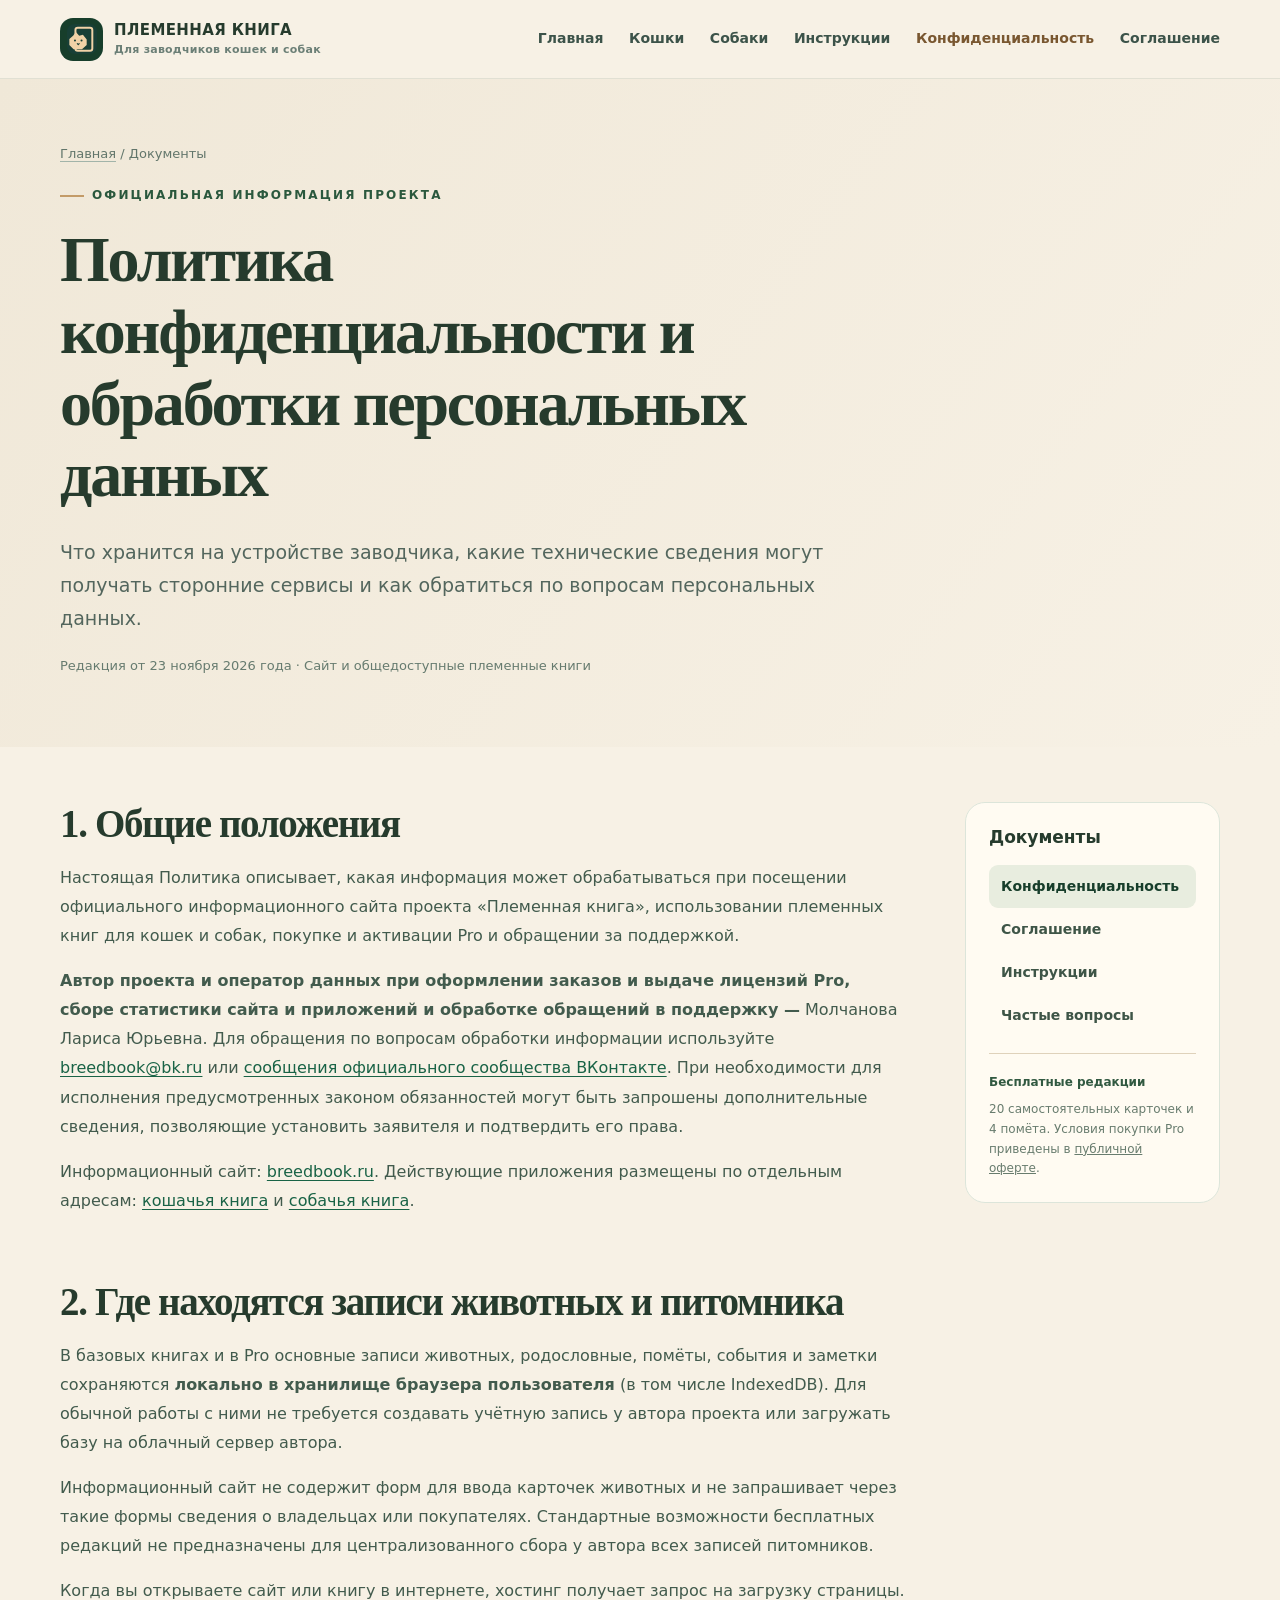
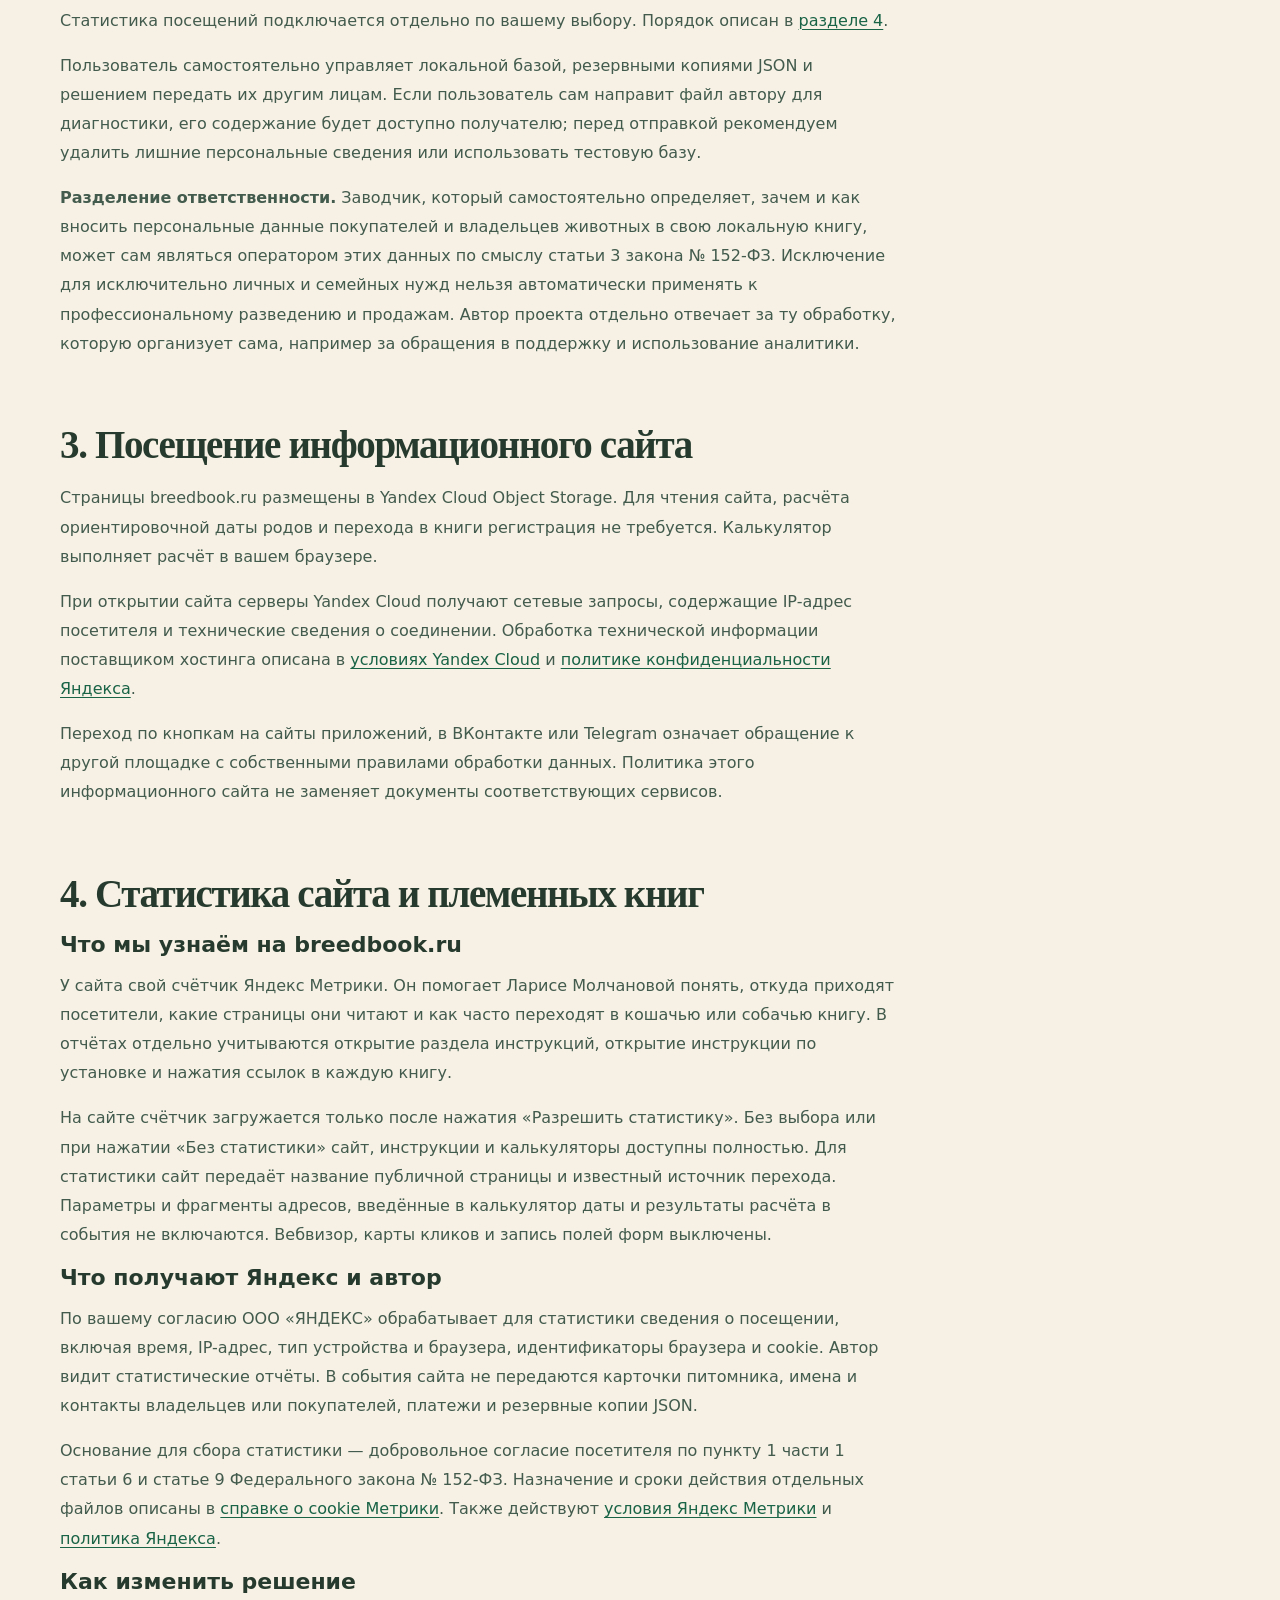
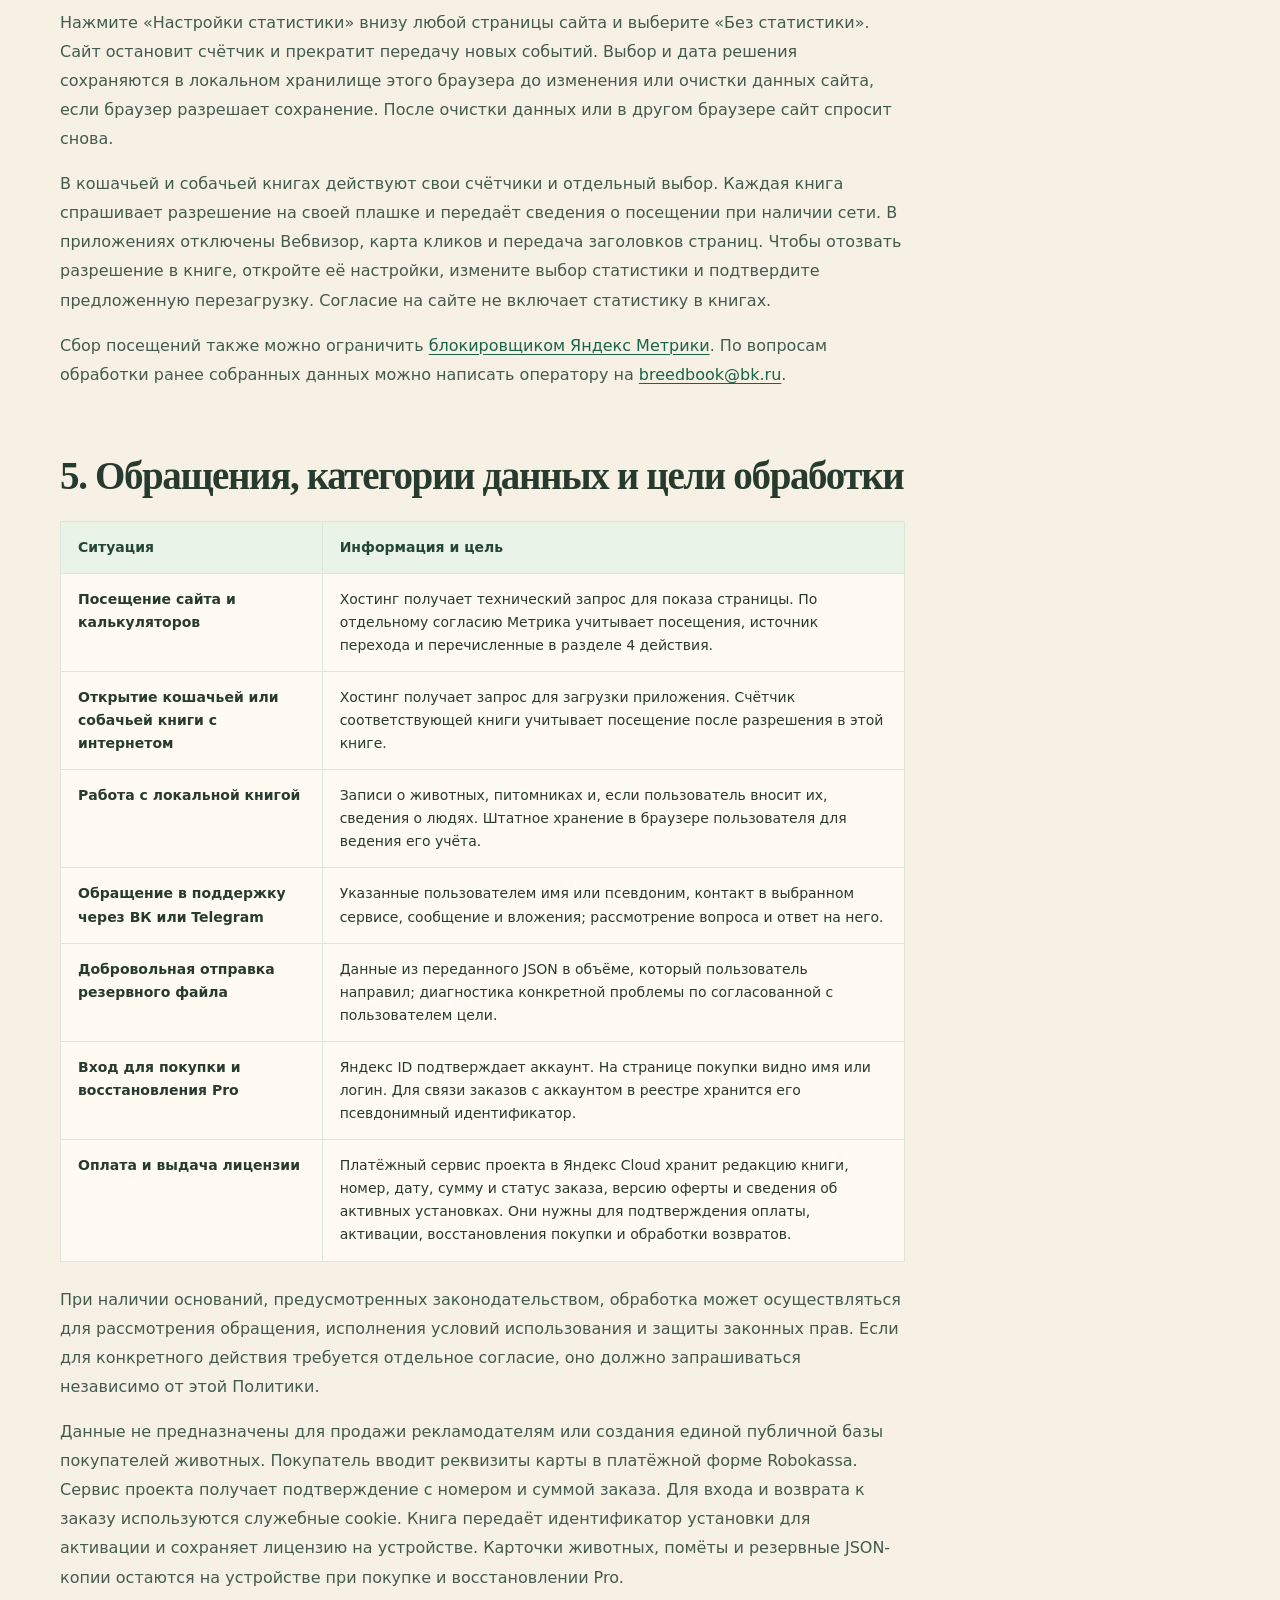
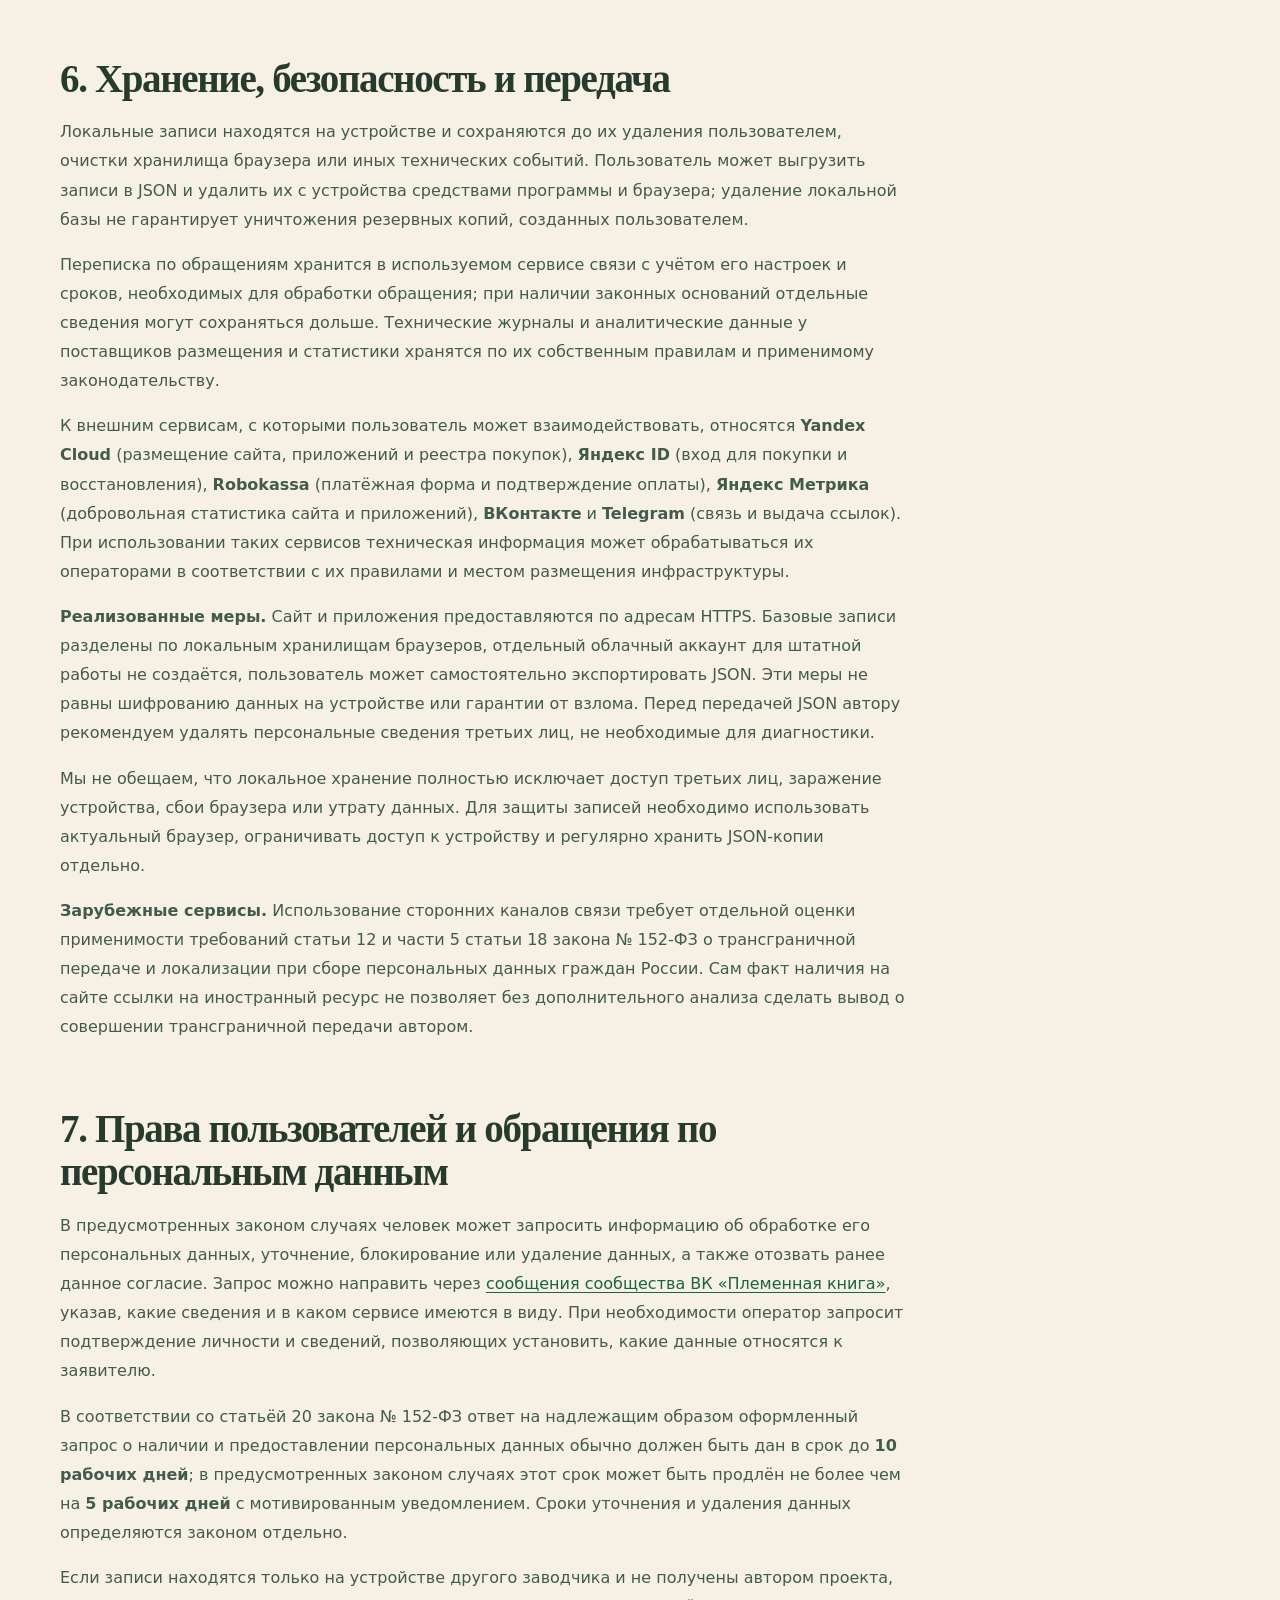
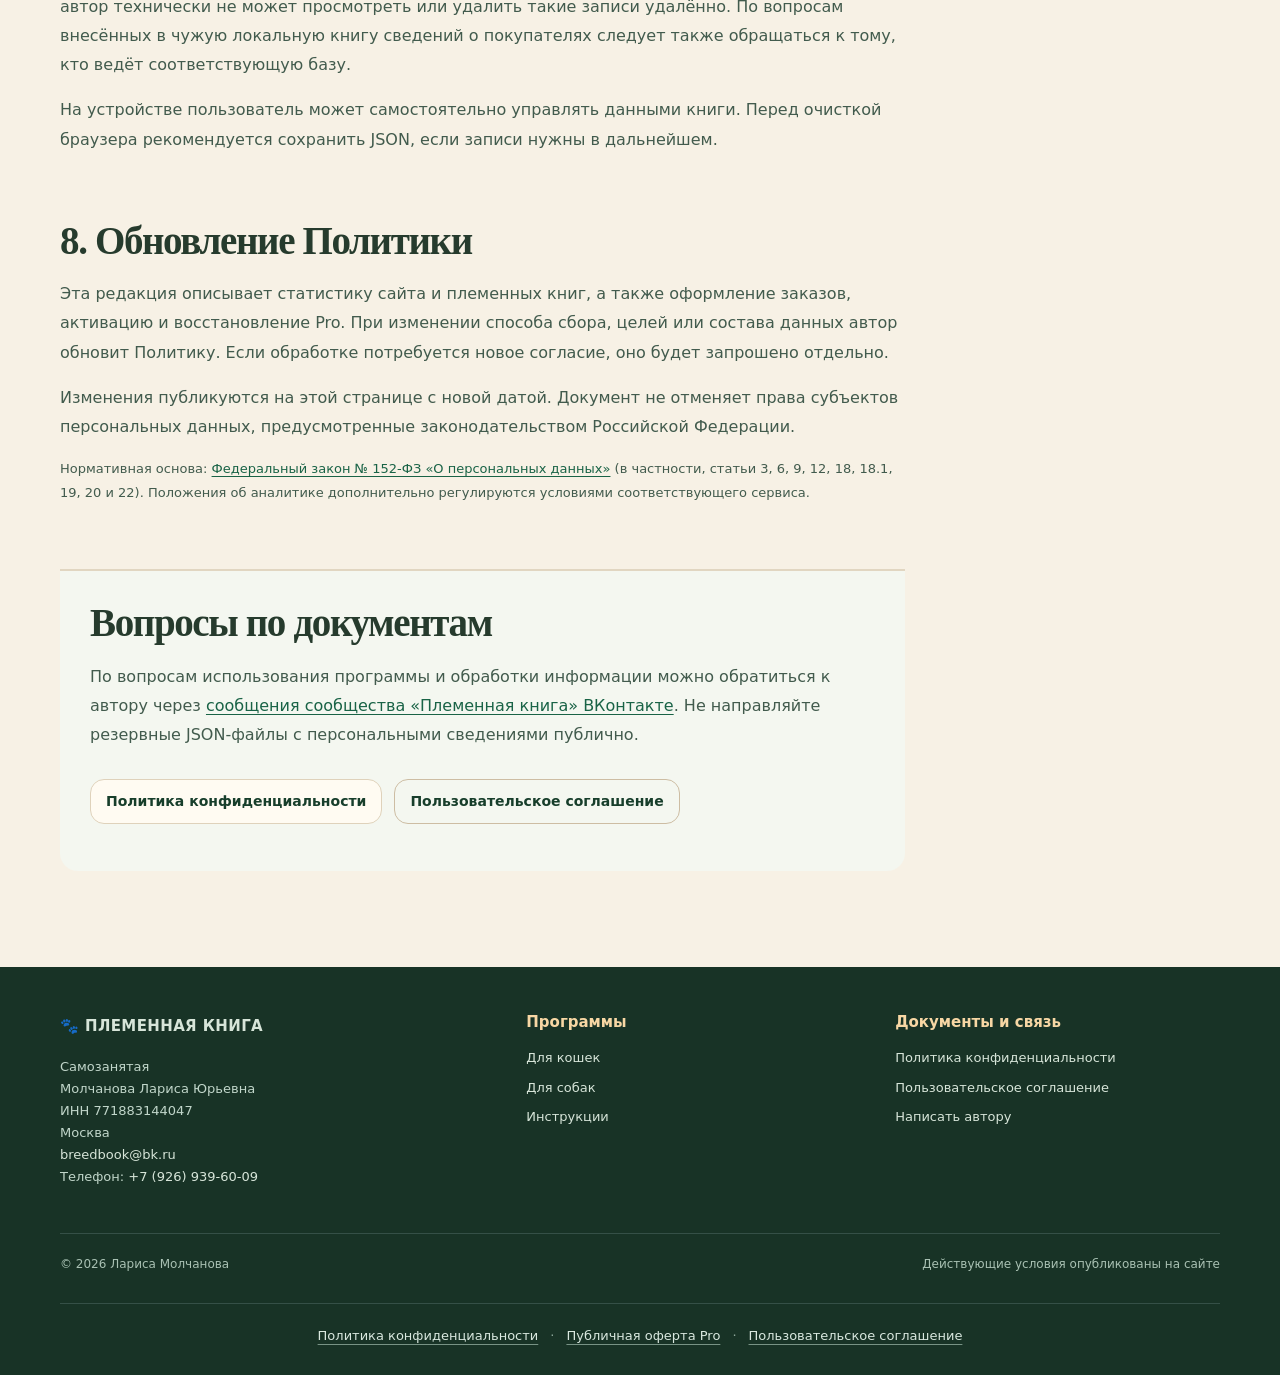
<file: privacy.html>
<!doctype html>
<html lang="ru"><head><meta charset="utf-8"><meta name="viewport" content="width=device-width,initial-scale=1">
<title>Политика конфиденциальности и обработки персональных данных — Племенная книга</title>
<meta name="description" content="Политика обработки персональных данных проекта «Племенная книга»: локальное хранение записей, покупка Pro через Яндекс ID и Robokassa, статистика, обращения в поддержку и права пользователей.">
<meta name="theme-color" content="#183f36"><meta property="og:type" content="article"><meta property="og:locale" content="ru_RU"><meta property="og:title" content="Политика конфиденциальности и обработки персональных данных — Племенная книга">
<link rel="canonical" href="https://breedbook.ru/privacy.html">
<link rel="icon" href="favicon.svg" type="image/svg+xml"><link rel="stylesheet" href="styles.css?v=seller-details-1">
<link rel="stylesheet" href="assets/site-statistics.css">
<script defer src="assets/site-statistics.js"></script>
</head><body>
<a class="skip-link" href="#main">К содержимому</a>
<header class="site-header"><div class="container header-inner"><a class="brand" href="./"><span class="brand-symbol" aria-hidden="true"><img src="favicon.svg" width="30" height="30" alt=""></span><span>ПЛЕМЕННАЯ КНИГА<small>Для заводчиков кошек и собак</small></span></a><nav class="nav-links" aria-label="Главное меню"><a href="./">Главная</a><a href="cats.html">Кошки</a><a href="dogs.html">Собаки</a><a href="guide.html">Инструкции</a><a href="privacy.html" aria-current="page">Конфиденциальность</a><a href="terms.html">Соглашение</a></nav></div></header>
<main id="main"><section class="guide-banner"><div class="container"><nav class="breadcrumbs" aria-label="Навигационная цепочка"><a href="./">Главная</a> / Документы</nav><p class="eyebrow">Официальная информация проекта</p><h1>Политика конфиденциальности и обработки персональных данных</h1><p class="lead">Что хранится на устройстве заводчика, какие технические сведения могут получать сторонние сервисы и как обратиться по вопросам персональных данных.</p><p class="note">Редакция от 23 ноября 2026 года · Сайт и общедоступные племенные книги</p></div></section>
<div class="container guide-layout"><article class="guide-content legal-copy">
<section id="scope"><h2>1. Общие положения</h2>
<p>Настоящая Политика описывает, какая информация может обрабатываться при посещении официального информационного сайта проекта «Племенная книга», использовании племенных книг для кошек и собак, покупке и активации Pro и обращении за поддержкой.</p>
<p><b>Автор проекта и оператор данных при оформлении заказов и выдаче лицензий Pro, сборе статистики сайта и приложений и обработке обращений в поддержку —</b> Молчанова Лариса Юрьевна. Для обращения по вопросам обработки информации используйте <a href="mailto:breedbook@bk.ru">breedbook@bk.ru</a> или <a href="https://vk.ru/breed_cat" rel="noopener noreferrer">сообщения официального сообщества ВКонтакте</a>. При необходимости для исполнения предусмотренных законом обязанностей могут быть запрошены дополнительные сведения, позволяющие установить заявителя и подтвердить его права.</p>
<p>Информационный сайт: <a href="https://breedbook.ru/">breedbook.ru</a>. Действующие приложения размещены по отдельным адресам: <a href="https://plemennaya-kniga-larisa.website.yandexcloud.net/">кошачья книга</a> и <a href="https://plemennaya-kniga-dogs-larisa.website.yandexcloud.net/">собачья книга</a>.</p></section>
<section id="local"><h2>2. Где находятся записи животных и питомника</h2>
<p>В базовых книгах и в Pro основные записи животных, родословные, помёты, события и заметки сохраняются <b>локально в хранилище браузера пользователя</b> (в том числе IndexedDB). Для обычной работы с ними не требуется создавать учётную запись у автора проекта или загружать базу на облачный сервер автора.</p>
<p>Информационный сайт не содержит форм для ввода карточек животных и не запрашивает через такие формы сведения о владельцах или покупателях. Стандартные возможности бесплатных редакций не предназначены для централизованного сбора у автора всех записей питомников.</p>
<p>Когда вы открываете сайт или книгу в интернете, хостинг получает запрос на загрузку страницы. Статистика посещений подключается отдельно по вашему выбору. Порядок описан в <a href="#metrics">разделе 4</a>.</p>
<p>Пользователь самостоятельно управляет локальной базой, резервными копиями JSON и решением передать их другим лицам. Если пользователь сам направит файл автору для диагностики, его содержание будет доступно получателю; перед отправкой рекомендуем удалить лишние персональные сведения или использовать тестовую базу.</p><p><b>Разделение ответственности.</b> Заводчик, который самостоятельно определяет, зачем и как вносить персональные данные покупателей и владельцев животных в свою локальную книгу, может сам являться оператором этих данных по смыслу статьи 3 закона № 152-ФЗ. Исключение для исключительно личных и семейных нужд нельзя автоматически применять к профессиональному разведению и продажам. Автор проекта отдельно отвечает за ту обработку, которую организует сама, например за обращения в поддержку и использование аналитики.</p></section>
<section id="site"><h2>3. Посещение информационного сайта</h2>
<p>Страницы breedbook.ru размещены в Yandex Cloud Object Storage. Для чтения сайта, расчёта ориентировочной даты родов и перехода в книги регистрация не требуется. Калькулятор выполняет расчёт в вашем браузере.</p>
<p>При открытии сайта серверы Yandex Cloud получают сетевые запросы, содержащие IP-адрес посетителя и технические сведения о соединении. Обработка технической информации поставщиком хостинга описана в <a href="https://yandex.ru/legal/cloud_termsofuse/ru/" rel="noopener noreferrer">условиях Yandex Cloud</a> и <a href="https://yandex.ru/legal/confidential/ru/" rel="noopener noreferrer">политике конфиденциальности Яндекса</a>.</p>
<p>Переход по кнопкам на сайты приложений, в ВКонтакте или Telegram означает обращение к другой площадке с собственными правилами обработки данных. Политика этого информационного сайта не заменяет документы соответствующих сервисов.</p></section>
<section id="metrics"><h2>4. Статистика сайта и племенных книг</h2>
<h3>Что мы узнаём на breedbook.ru</h3>
<p>У сайта свой счётчик Яндекс Метрики. Он помогает Ларисе Молчановой понять, откуда приходят посетители, какие страницы они читают и как часто переходят в кошачью или собачью книгу. В отчётах отдельно учитываются открытие раздела инструкций, открытие инструкции по установке и нажатия ссылок в каждую книгу.</p>
<p>На сайте счётчик загружается только после нажатия «Разрешить статистику». Без выбора или при нажатии «Без статистики» сайт, инструкции и калькуляторы доступны полностью. Для статистики сайт передаёт название публичной страницы и известный источник перехода. Параметры и фрагменты адресов, введённые в калькулятор даты и результаты расчёта в события не включаются. Вебвизор, карты кликов и запись полей форм выключены.</p>
<h3>Что получают Яндекс и автор</h3>
<p>По вашему согласию ООО «ЯНДЕКС» обрабатывает для статистики сведения о посещении, включая время, IP-адрес, тип устройства и браузера, идентификаторы браузера и cookie. Автор видит статистические отчёты. В события сайта не передаются карточки питомника, имена и контакты владельцев или покупателей, платежи и резервные копии JSON.</p>
<p>Основание для сбора статистики — добровольное согласие посетителя по пункту 1 части 1 статьи 6 и статье 9 Федерального закона № 152-ФЗ. Назначение и сроки действия отдельных файлов описаны в <a href="https://yandex.ru/support/metrica/ru/general/cookie-usage" rel="noopener noreferrer">справке о cookie Метрики</a>. Также действуют <a href="https://yandex.ru/legal/metrica_termsofuse/ru/" rel="noopener noreferrer">условия Яндекс Метрики</a> и <a href="https://yandex.ru/legal/confidential/ru/" rel="noopener noreferrer">политика Яндекса</a>.</p>
<h3>Как изменить решение</h3>
<p>Нажмите «Настройки статистики» внизу любой страницы сайта и выберите «Без статистики». Сайт остановит счётчик и прекратит передачу новых событий. Выбор и дата решения сохраняются в локальном хранилище этого браузера до изменения или очистки данных сайта, если браузер разрешает сохранение. После очистки данных или в другом браузере сайт спросит снова.</p>
<p>В кошачьей и собачьей книгах действуют свои счётчики и отдельный выбор. Каждая книга спрашивает разрешение на своей плашке и передаёт сведения о посещении при наличии сети. В приложениях отключены Вебвизор, карта кликов и передача заголовков страниц. Чтобы отозвать разрешение в книге, откройте её настройки, измените выбор статистики и подтвердите предложенную перезагрузку. Согласие на сайте не включает статистику в книгах.</p>
<p>Сбор посещений также можно ограничить <a href="https://yandex.ru/support/metrica/ru/general/opt-out" rel="noopener noreferrer">блокировщиком Яндекс Метрики</a>. По вопросам обработки ранее собранных данных можно написать оператору на <a href="mailto:breedbook@bk.ru">breedbook@bk.ru</a>.</p></section>
<section id="support"><h2>5. Обращения, категории данных и цели обработки</h2>
<div class="guide-table-wrap"><table class="guide-table"><thead><tr><th>Ситуация</th><th>Информация и цель</th></tr></thead><tbody>
<tr><td>Посещение сайта и калькуляторов</td><td>Хостинг получает технический запрос для показа страницы. По отдельному согласию Метрика учитывает посещения, источник перехода и перечисленные в разделе 4 действия.</td></tr>
<tr><td>Открытие кошачьей или собачьей книги с интернетом</td><td>Хостинг получает запрос для загрузки приложения. Счётчик соответствующей книги учитывает посещение после разрешения в этой книге.</td></tr>
<tr><td>Работа с локальной книгой</td><td>Записи о животных, питомниках и, если пользователь вносит их, сведения о людях. Штатное хранение в браузере пользователя для ведения его учёта.</td></tr>
<tr><td>Обращение в поддержку через ВК или Telegram</td><td>Указанные пользователем имя или псевдоним, контакт в выбранном сервисе, сообщение и вложения; рассмотрение вопроса и ответ на него.</td></tr>
<tr><td>Добровольная отправка резервного файла</td><td>Данные из переданного JSON в объёме, который пользователь направил; диагностика конкретной проблемы по согласованной с пользователем цели.</td></tr>
<tr><td>Вход для покупки и восстановления Pro</td><td>Яндекс ID подтверждает аккаунт. На странице покупки видно имя или логин. Для связи заказов с аккаунтом в реестре хранится его псевдонимный идентификатор.</td></tr>
<tr><td>Оплата и выдача лицензии</td><td>Платёжный сервис проекта в Яндекс Cloud хранит редакцию книги, номер, дату, сумму и статус заказа, версию оферты и сведения об активных установках. Они нужны для подтверждения оплаты, активации, восстановления покупки и обработки возвратов.</td></tr>
</tbody></table></div>
<p>При наличии оснований, предусмотренных законодательством, обработка может осуществляться для рассмотрения обращения, исполнения условий использования и защиты законных прав. Если для конкретного действия требуется отдельное согласие, оно должно запрашиваться независимо от этой Политики.</p>
<p>Данные не предназначены для продажи рекламодателям или создания единой публичной базы покупателей животных. Покупатель вводит реквизиты карты в платёжной форме Robokassa. Сервис проекта получает подтверждение с номером и суммой заказа. Для входа и возврата к заказу используются служебные cookie. Книга передаёт идентификатор установки для активации и сохраняет лицензию на устройстве. Карточки животных, помёты и резервные JSON-копии остаются на устройстве при покупке и восстановлении Pro.</p></section>
<section id="storage"><h2>6. Хранение, безопасность и передача</h2>
<p>Локальные записи находятся на устройстве и сохраняются до их удаления пользователем, очистки хранилища браузера или иных технических событий. Пользователь может выгрузить записи в JSON и удалить их с устройства средствами программы и браузера; удаление локальной базы не гарантирует уничтожения резервных копий, созданных пользователем.</p>
<p>Переписка по обращениям хранится в используемом сервисе связи с учётом его настроек и сроков, необходимых для обработки обращения; при наличии законных оснований отдельные сведения могут сохраняться дольше. Технические журналы и аналитические данные у поставщиков размещения и статистики хранятся по их собственным правилам и применимому законодательству.</p>
<p>К внешним сервисам, с которыми пользователь может взаимодействовать, относятся <b>Yandex Cloud</b> (размещение сайта, приложений и реестра покупок), <b>Яндекс ID</b> (вход для покупки и восстановления), <b>Robokassa</b> (платёжная форма и подтверждение оплаты), <b>Яндекс Метрика</b> (добровольная статистика сайта и приложений), <b>ВКонтакте</b> и <b>Telegram</b> (связь и выдача ссылок). При использовании таких сервисов техническая информация может обрабатываться их операторами в соответствии с их правилами и местом размещения инфраструктуры.</p>
<p><b>Реализованные меры.</b> Сайт и приложения предоставляются по адресам HTTPS. Базовые записи разделены по локальным хранилищам браузеров, отдельный облачный аккаунт для штатной работы не создаётся, пользователь может самостоятельно экспортировать JSON. Эти меры не равны шифрованию данных на устройстве или гарантии от взлома. Перед передачей JSON автору рекомендуем удалять персональные сведения третьих лиц, не необходимые для диагностики.</p><p>Мы не обещаем, что локальное хранение полностью исключает доступ третьих лиц, заражение устройства, сбои браузера или утрату данных. Для защиты записей необходимо использовать актуальный браузер, ограничивать доступ к устройству и регулярно хранить JSON-копии отдельно.</p><p><b>Зарубежные сервисы.</b> Использование сторонних каналов связи требует отдельной оценки применимости требований статьи 12 и части 5 статьи 18 закона № 152-ФЗ о трансграничной передаче и локализации при сборе персональных данных граждан России. Сам факт наличия на сайте ссылки на иностранный ресурс не позволяет без дополнительного анализа сделать вывод о совершении трансграничной передачи автором.</p></section>
<section id="rights"><h2>7. Права пользователей и обращения по персональным данным</h2>
<p>В предусмотренных законом случаях человек может запросить информацию об обработке его персональных данных, уточнение, блокирование или удаление данных, а также отозвать ранее данное согласие. Запрос можно направить через <a href="https://vk.ru/breed_cat" rel="noopener noreferrer">сообщения сообщества ВК «Племенная книга»</a>, указав, какие сведения и в каком сервисе имеются в виду. При необходимости оператор запросит подтверждение личности и сведений, позволяющих установить, какие данные относятся к заявителю.</p><p>В соответствии со статьёй 20 закона № 152-ФЗ ответ на надлежащим образом оформленный запрос о наличии и предоставлении персональных данных обычно должен быть дан в срок до <b>10 рабочих дней</b>; в предусмотренных законом случаях этот срок может быть продлён не более чем на <b>5 рабочих дней</b> с мотивированным уведомлением. Сроки уточнения и удаления данных определяются законом отдельно.</p>
<p>Если записи находятся только на устройстве другого заводчика и не получены автором проекта, автор технически не может просмотреть или удалить такие записи удалённо. По вопросам внесённых в чужую локальную книгу сведений о покупателях следует также обращаться к тому, кто ведёт соответствующую базу.</p>
<p>На устройстве пользователь может самостоятельно управлять данными книги. Перед очисткой браузера рекомендуется сохранить JSON, если записи нужны в дальнейшем.</p></section>
<section id="changes"><h2>8. Обновление Политики</h2>
<p>Эта редакция описывает статистику сайта и племенных книг, а также оформление заказов, активацию и восстановление Pro. При изменении способа сбора, целей или состава данных автор обновит Политику. Если обработке потребуется новое согласие, оно будет запрошено отдельно.</p>
<p>Изменения публикуются на этой странице с новой датой. Документ не отменяет права субъектов персональных данных, предусмотренные законодательством Российской Федерации.</p><p class="note">Нормативная основа: <a href="https://www.consultant.ru/document/cons_doc_LAW_61801/" rel="noopener noreferrer" target="_blank">Федеральный закон № 152-ФЗ «О персональных данных»</a> (в частности, статьи 3, 6, 9, 12, 18, 18.1, 19, 20 и 22). Положения об аналитике дополнительно регулируются условиями соответствующего сервиса.</p></section>
<section class="guide-end"><h2>Вопросы по документам</h2><p>По вопросам использования программы и обработки информации можно обратиться к автору через <a href="https://vk.ru/breed_cat" rel="noopener noreferrer">сообщения сообщества «Племенная книга» ВКонтакте</a>. Не направляйте резервные JSON-файлы с персональными сведениями публично.</p><div class="actions"><a class="button button-light button-inline" href="privacy.html">Политика конфиденциальности</a><a class="button button-ghost button-inline" href="terms.html">Пользовательское соглашение</a></div></section>
</article><aside class="guide-sidebar" aria-label="Документы проекта"><h2>Документы</h2><a href="privacy.html" aria-current="page">Конфиденциальность</a><a href="terms.html">Соглашение</a><a href="guide.html">Инструкции</a><a href="./#faq">Частые вопросы</a><div class="sidebar-warning"><b>Бесплатные редакции</b><p>20 самостоятельных карточек и 4 помёта. Условия покупки Pro приведены в <a href="offer.html">публичной оферте</a>.</p></div></aside></div></main>
<footer class="site-footer"><div class="container"><div class="footer-grid"><div><a class="brand" href="./">🐾 ПЛЕМЕННАЯ КНИГА</a><p class="seller-details">Самозанятая<br>Молчанова Лариса Юрьевна<br>ИНН&nbsp;771883144047<br>Москва<br><a href="mailto:breedbook@bk.ru">breedbook@bk.ru</a><br>Телефон: <a href="tel:+79269396009">+7 (926) 939-60-09</a></p></div><div><h3>Программы</h3><ul><li><a href="cats.html">Для кошек</a></li><li><a href="dogs.html">Для собак</a></li><li><a href="guide.html">Инструкции</a></li></ul></div><div><h3>Документы и связь</h3><ul><li><a href="privacy.html">Политика конфиденциальности</a></li><li><a href="terms.html">Пользовательское соглашение</a></li><li><a href="https://vk.ru/breed_cat" rel="noopener noreferrer">Написать автору</a></li></ul></div></div><div class="footer-bottom"><span>© 2026 Лариса Молчанова</span><span>Действующие условия опубликованы на сайте</span></div></div><nav class="legal-links" aria-label="Юридические документы"><a href="privacy.html">Политика конфиденциальности</a><span aria-hidden="true">·</span><a href="offer.html">Публичная оферта Pro</a><span aria-hidden="true">·</span><a href="terms.html">Пользовательское соглашение</a><button hidden type="button" class="site-statistics-settings" data-statistics-settings>Настройки статистики</button></nav></footer></body></html>
</file>
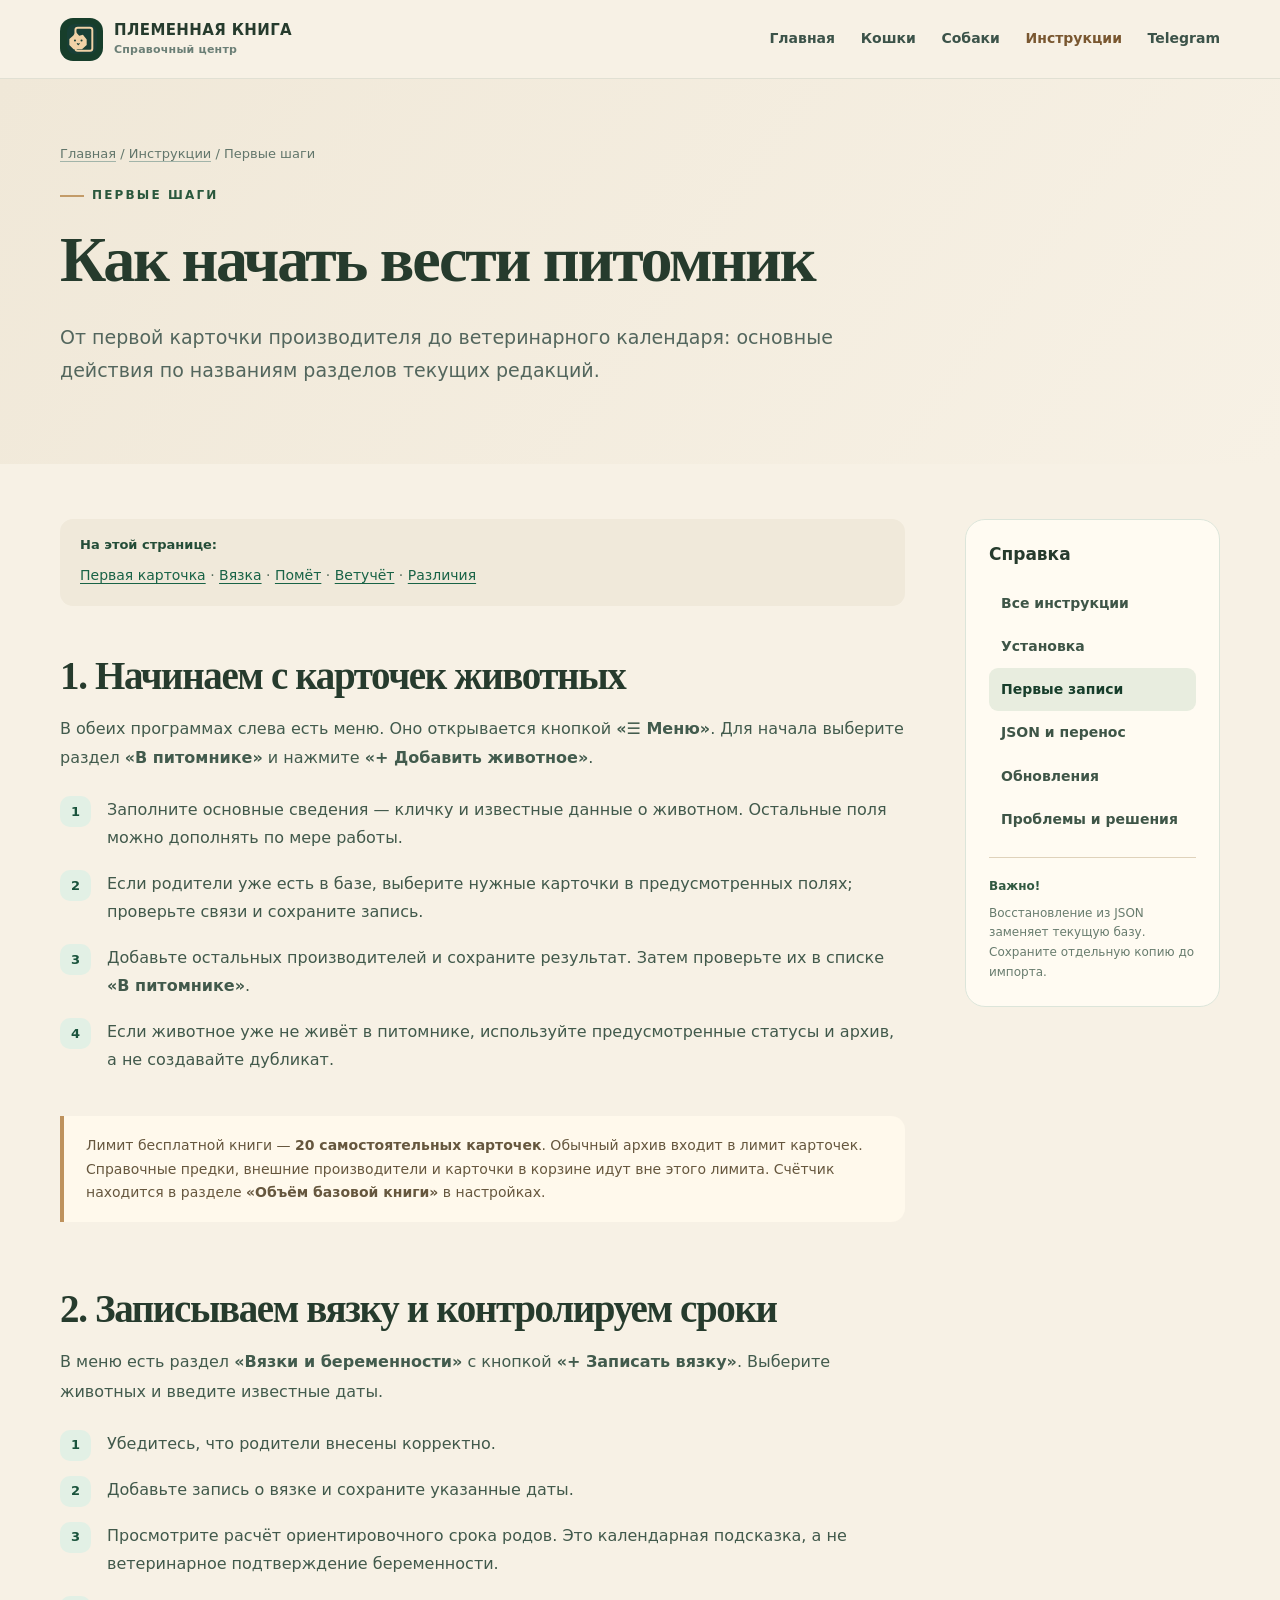
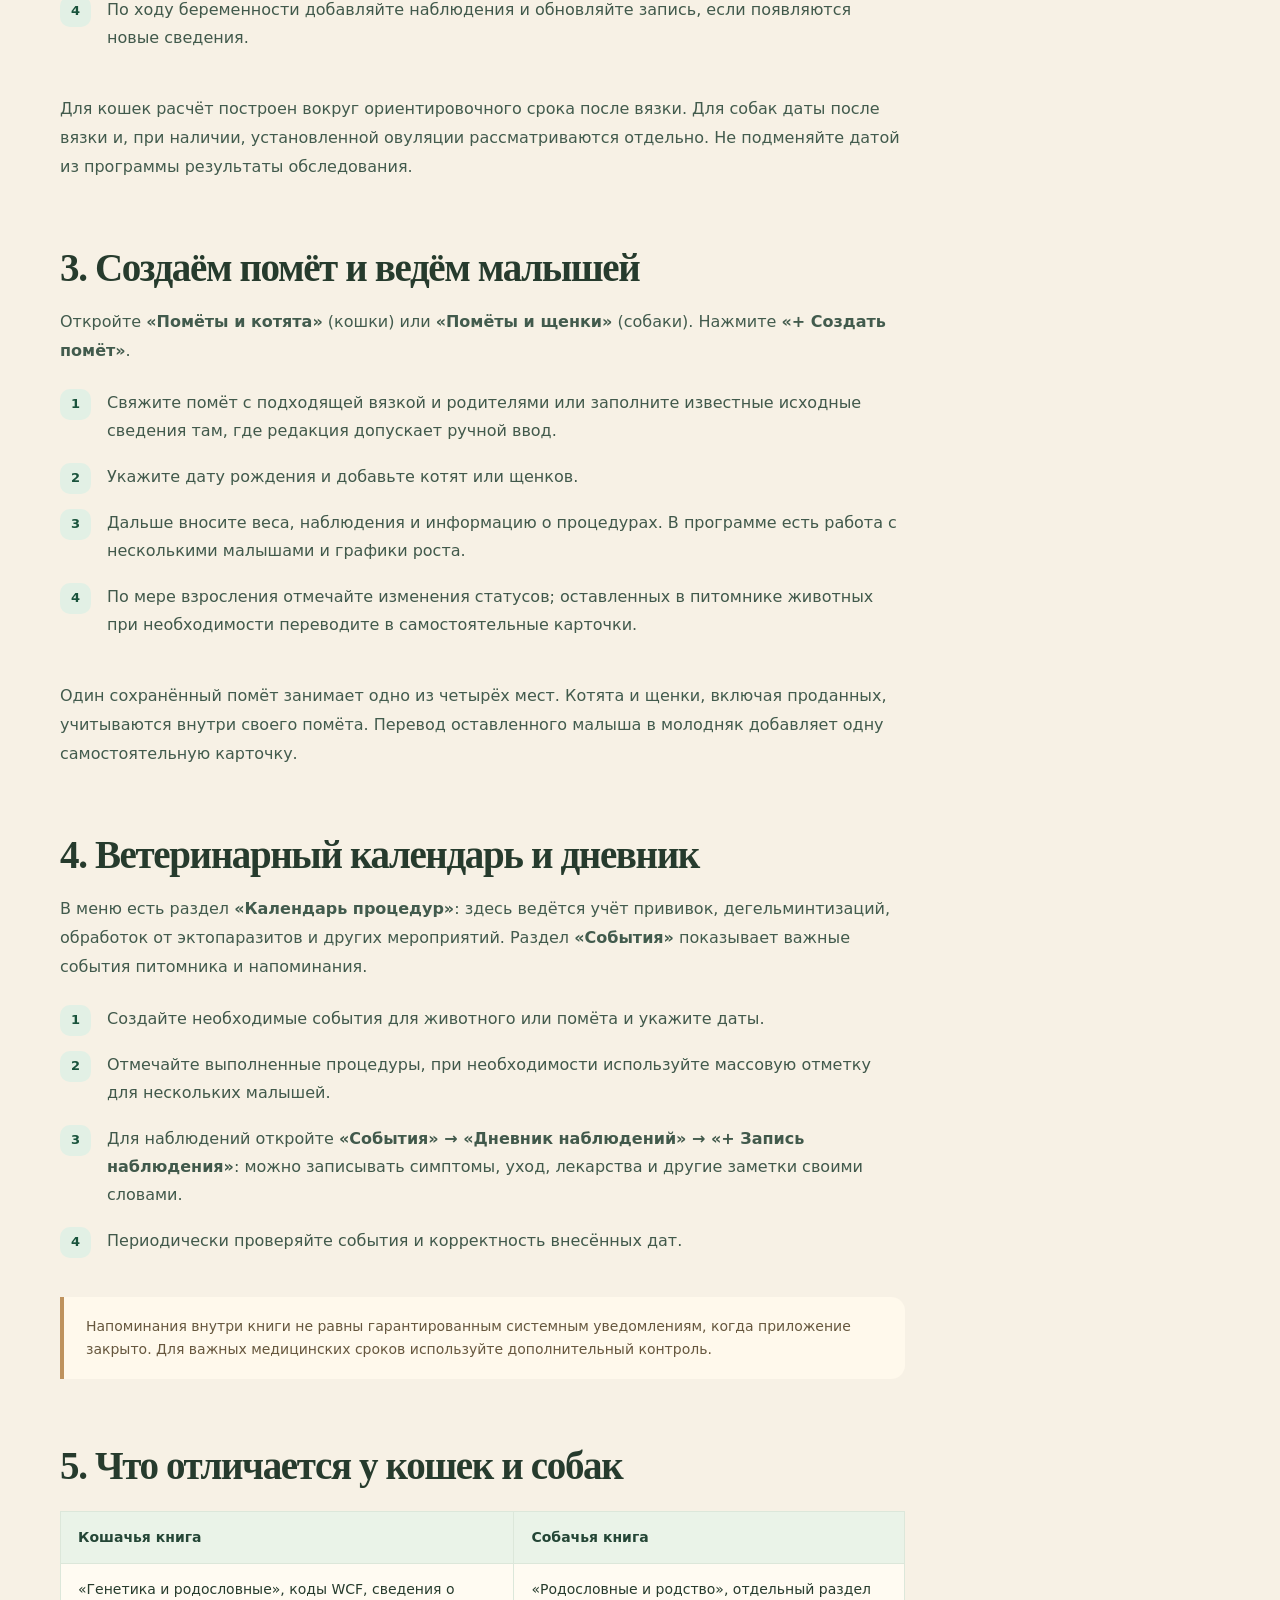
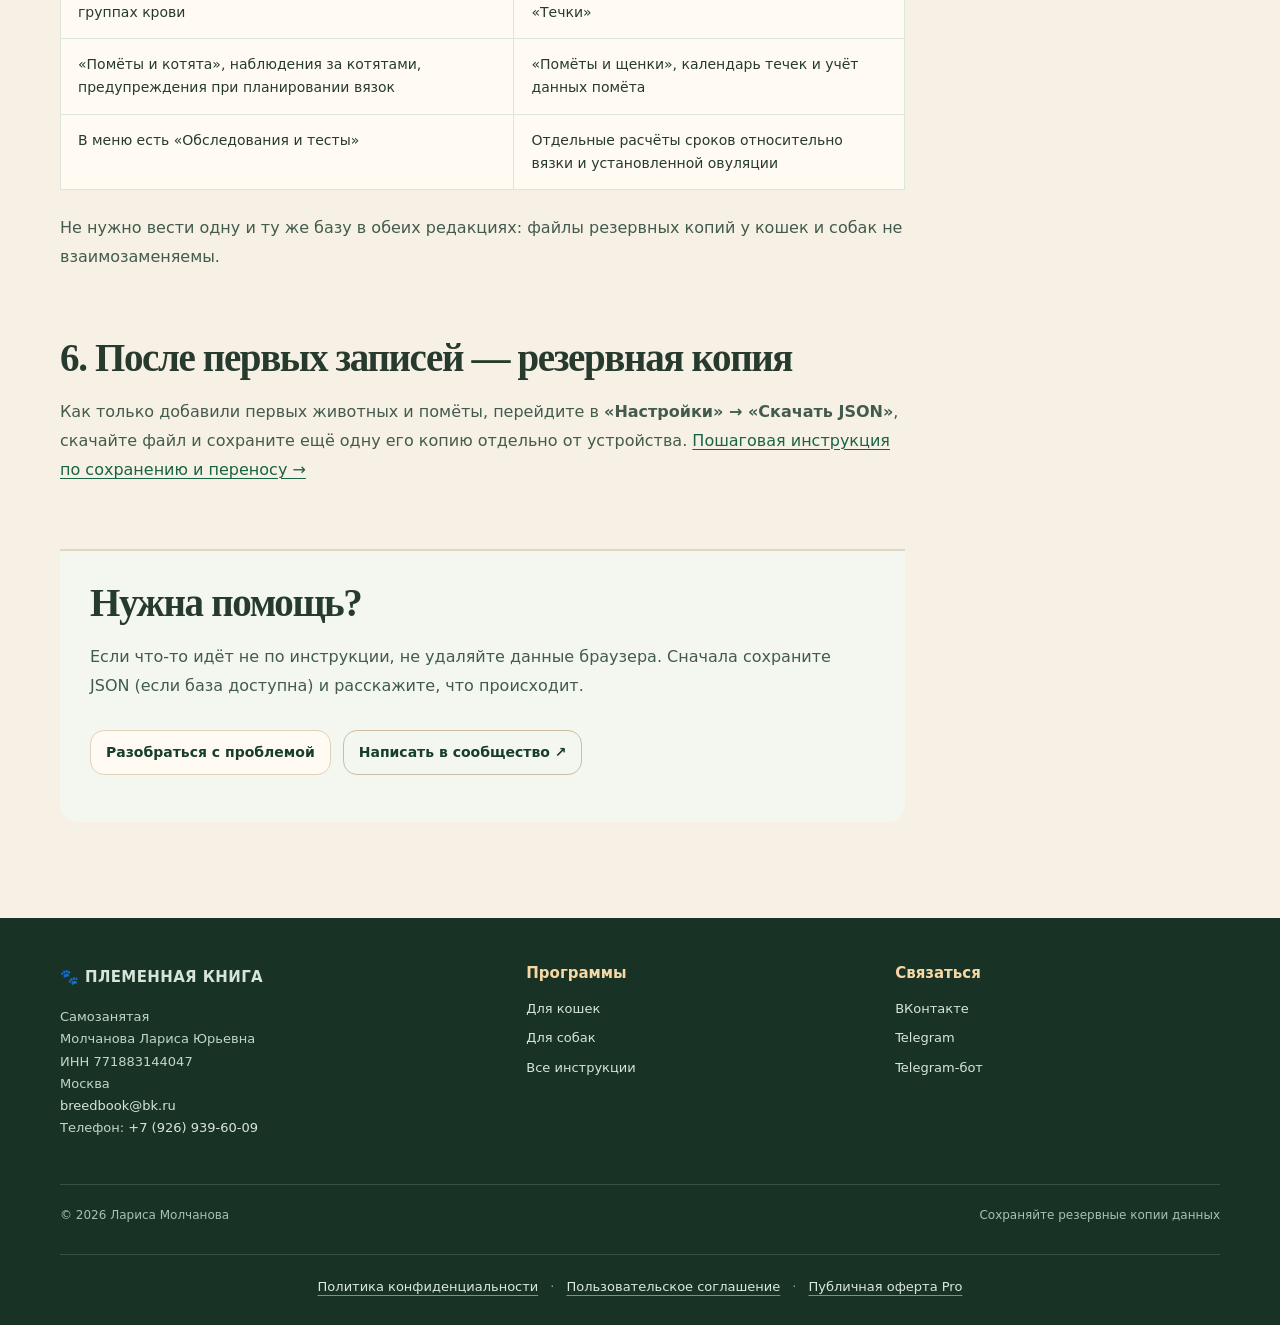
<file: records.html>
<!doctype html><html lang="ru"><head><meta charset="utf-8"><meta name="viewport" content="width=device-width, initial-scale=1"><title>Как пользоваться Племенной книгой — первые записи — Племенная книга</title><meta name="description" content="Как вести в Племенной книге животных, родословные, вязки, помёты, веса малышей, прививки и наблюдения. Пошаговая инструкция для кошек и собак."><meta name="theme-color" content="#183f36"><meta property="og:type" content="article"><meta property="og:locale" content="ru_RU"><meta property="og:title" content="Как пользоваться Племенной книгой — первые записи — Племенная книга"><link rel="canonical" href="https://breedbook.ru/records.html"><link rel="icon" href="favicon.svg" type="image/svg+xml"><link rel="stylesheet" href="styles.css?v=seller-details-1"><link rel="stylesheet" href="assets/site-statistics.css">
<script defer src="assets/site-statistics.js"></script>
</head><body><a class="skip-link" href="#main">К содержимому</a><header class="site-header"><div class="container header-inner"><a class="brand" href="./"><span class="brand-symbol" aria-hidden="true"><img src="favicon.svg" width="30" height="30" alt=""></span><span>ПЛЕМЕННАЯ КНИГА<small>Справочный центр</small></span></a><nav class="nav-links" aria-label="Главное меню"><a href="./">Главная</a><a href="cats.html">Кошки</a><a href="dogs.html">Собаки</a><a href="guide.html" aria-current="page">Инструкции</a><a href="https://t.me/breed_book" rel="noopener noreferrer">Telegram</a></nav></div></header><main id="main"><section class="guide-banner"><div class="container"><nav class="breadcrumbs" aria-label="Навигационная цепочка"><a href="./">Главная</a> / <a href="guide.html">Инструкции</a> / Первые шаги</nav><p class="eyebrow">Первые шаги</p><h1>Как начать вести питомник</h1><p class="lead">От первой карточки производителя до ветеринарного календаря: основные действия по названиям разделов текущих редакций.</p></div></section><div class="container guide-layout"><article class="guide-content"><nav class="guide-toc" aria-label="На этой странице"><b>На этой странице:</b> <a href="#first">Первая карточка</a> · <a href="#mating">Вязка</a> · <a href="#litter">Помёт</a> · <a href="#health">Ветучёт</a> · <a href="#differences">Различия</a></nav>
<section id="first"><h2>1. Начинаем с карточек животных</h2><p>В обеих программах слева есть меню. Оно открывается кнопкой <b>«☰ Меню»</b>. Для начала выберите раздел <b>«В питомнике»</b> и нажмите <b>«+ Добавить животное»</b>.</p><ol class="guide-steps"><li>Заполните основные сведения — кличку и известные данные о животном. Остальные поля можно дополнять по мере работы.</li><li>Если родители уже есть в базе, выберите нужные карточки в предусмотренных полях; проверьте связи и сохраните запись.</li><li>Добавьте остальных производителей и сохраните результат. Затем проверьте их в списке <b>«В питомнике»</b>.</li><li>Если животное уже не живёт в питомнике, используйте предусмотренные статусы и архив, а не создавайте дубликат.</li></ol><div class="notice">Лимит бесплатной книги — <b>20 самостоятельных карточек</b>. Обычный архив входит в лимит карточек. Справочные предки, внешние производители и карточки в корзине идут вне этого лимита. Счётчик находится в разделе <b>«Объём базовой книги»</b> в настройках.</div></section>
<section id="mating"><h2>2. Записываем вязку и контролируем сроки</h2><p>В меню есть раздел <b>«Вязки и беременности»</b> с кнопкой <b>«+ Записать вязку»</b>. Выберите животных и введите известные даты.</p><ol class="guide-steps"><li>Убедитесь, что родители внесены корректно.</li><li>Добавьте запись о вязке и сохраните указанные даты.</li><li>Просмотрите расчёт ориентировочного срока родов. Это календарная подсказка, а не ветеринарное подтверждение беременности.</li><li>По ходу беременности добавляйте наблюдения и обновляйте запись, если появляются новые сведения.</li></ol><p>Для кошек расчёт построен вокруг ориентировочного срока после вязки. Для собак даты после вязки и, при наличии, установленной овуляции рассматриваются отдельно. Не подменяйте датой из программы результаты обследования.</p></section>
<section id="litter"><h2>3. Создаём помёт и ведём малышей</h2><p>Откройте <b>«Помёты и котята»</b> (кошки) или <b>«Помёты и щенки»</b> (собаки). Нажмите <b>«+ Создать помёт»</b>.</p><ol class="guide-steps"><li>Свяжите помёт с подходящей вязкой и родителями или заполните известные исходные сведения там, где редакция допускает ручной ввод.</li><li>Укажите дату рождения и добавьте котят или щенков.</li><li>Дальше вносите веса, наблюдения и информацию о процедурах. В программе есть работа с несколькими малышами и графики роста.</li><li>По мере взросления отмечайте изменения статусов; оставленных в питомнике животных при необходимости переводите в самостоятельные карточки.</li></ol><p>Один сохранённый помёт занимает одно из четырёх мест. Котята и щенки, включая проданных, учитываются внутри своего помёта. Перевод оставленного малыша в молодняк добавляет одну самостоятельную карточку.</p></section>
<section id="health"><h2>4. Ветеринарный календарь и дневник</h2><p>В меню есть раздел <b>«Календарь процедур»</b>: здесь ведётся учёт прививок, дегельминтизаций, обработок от эктопаразитов и других мероприятий. Раздел <b>«События»</b> показывает важные события питомника и напоминания.</p><ol class="guide-steps"><li>Создайте необходимые события для животного или помёта и укажите даты.</li><li>Отмечайте выполненные процедуры, при необходимости используйте массовую отметку для нескольких малышей.</li><li>Для наблюдений откройте <b>«События» → «Дневник наблюдений» → «+ Запись наблюдения»</b>: можно записывать симптомы, уход, лекарства и другие заметки своими словами.</li><li>Периодически проверяйте события и корректность внесённых дат.</li></ol><div class="notice">Напоминания внутри книги не равны гарантированным системным уведомлениям, когда приложение закрыто. Для важных медицинских сроков используйте дополнительный контроль.</div></section>
<section id="differences"><h2>5. Что отличается у кошек и собак</h2><div class="guide-table-wrap"><table class="guide-table"><thead><tr><th>Кошачья книга</th><th>Собачья книга</th></tr></thead><tbody><tr><td>«Генетика и родословные», коды WCF, сведения о группах крови</td><td>«Родословные и родство», отдельный раздел «Течки»</td></tr><tr><td>«Помёты и котята», наблюдения за котятами, предупреждения при планировании вязок</td><td>«Помёты и щенки», календарь течек и учёт данных помёта</td></tr><tr><td>В меню есть «Обследования и тесты»</td><td>Отдельные расчёты сроков относительно вязки и установленной овуляции</td></tr></tbody></table></div><p>Не нужно вести одну и ту же базу в обеих редакциях: файлы резервных копий у кошек и собак не взаимозаменяемы.</p></section>
<section><h2>6. После первых записей — резервная копия</h2><p>Как только добавили первых животных и помёты, перейдите в <b>«Настройки» → «Скачать JSON»</b>, скачайте файл и сохраните ещё одну его копию отдельно от устройства. <a href="backup.html">Пошаговая инструкция по сохранению и переносу →</a></p></section><section class="guide-end"><h2>Нужна помощь?</h2><p>Если что-то идёт не по инструкции, не удаляйте данные браузера. Сначала сохраните JSON (если база доступна) и расскажите, что происходит.</p><div class="actions"><a class="button button-light button-inline" href="troubleshooting.html">Разобраться с проблемой</a><a class="button button-ghost button-inline" href="https://vk.ru/breed_cat" rel="noopener noreferrer">Написать в сообщество ↗</a></div></section></article><aside class="guide-sidebar" aria-label="Другие инструкции"><h2>Справка</h2><a href="guide.html">Все инструкции</a><a href="install.html" >Установка</a><a href="records.html" aria-current="page">Первые записи</a><a href="backup.html" >JSON и перенос</a><a href="update.html" >Обновления</a><a href="troubleshooting.html" >Проблемы и решения</a><div class="sidebar-warning"><b>Важно!</b><p>Восстановление из JSON заменяет текущую базу. Сохраните отдельную копию до импорта.</p></div></aside></div></main><footer class="site-footer"><div class="container"><div class="footer-grid"><div><a href="./" class="brand">🐾 ПЛЕМЕННАЯ КНИГА</a><p class="seller-details">Самозанятая<br>Молчанова Лариса Юрьевна<br>ИНН&nbsp;771883144047<br>Москва<br><a href="mailto:breedbook@bk.ru">breedbook@bk.ru</a><br>Телефон: <a href="tel:+79269396009">+7 (926) 939-60-09</a></p></div><div><h3>Программы</h3><ul><li><a href="cats.html">Для кошек</a></li><li><a href="dogs.html">Для собак</a></li><li><a href="guide.html">Все инструкции</a></li></ul></div><div><h3>Связаться</h3><ul><li><a href="https://vk.ru/breed_cat" rel="noopener noreferrer">ВКонтакте</a></li><li><a href="https://t.me/breed_book" rel="noopener noreferrer">Telegram</a></li><li><a href="https://t.me/breed_book_bot" rel="noopener noreferrer">Telegram-бот</a></li></ul></div></div><div class="footer-bottom"><span>© 2026 Лариса Молчанова</span><span>Сохраняйте резервные копии данных</span></div></div><nav class="legal-links" aria-label="Юридические документы"><a href="privacy.html">Политика конфиденциальности</a><span aria-hidden="true">·</span><a href="terms.html">Пользовательское соглашение</a><span aria-hidden="true">·</span><a href="offer.html">Публичная оферта Pro</a><button hidden type="button" class="site-statistics-settings" data-statistics-settings>Настройки статистики</button></nav></footer></body></html>
</file>
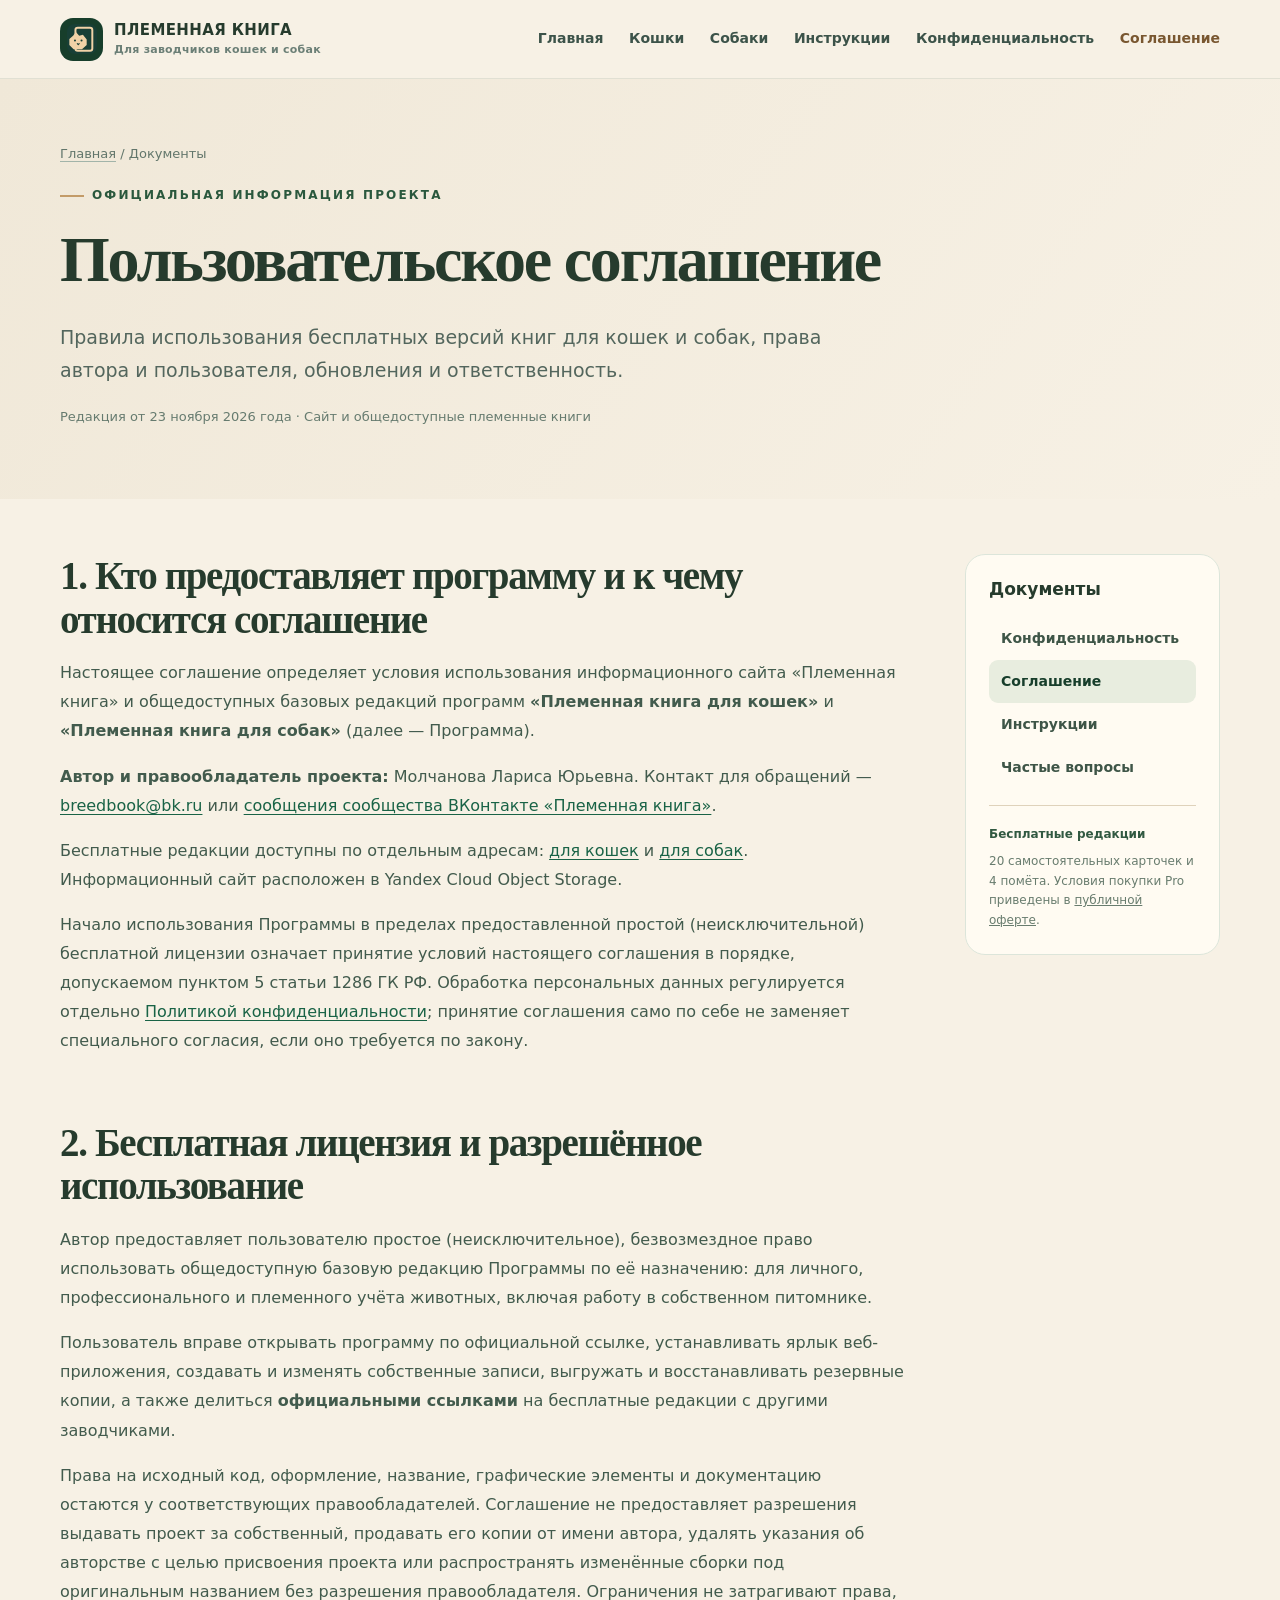
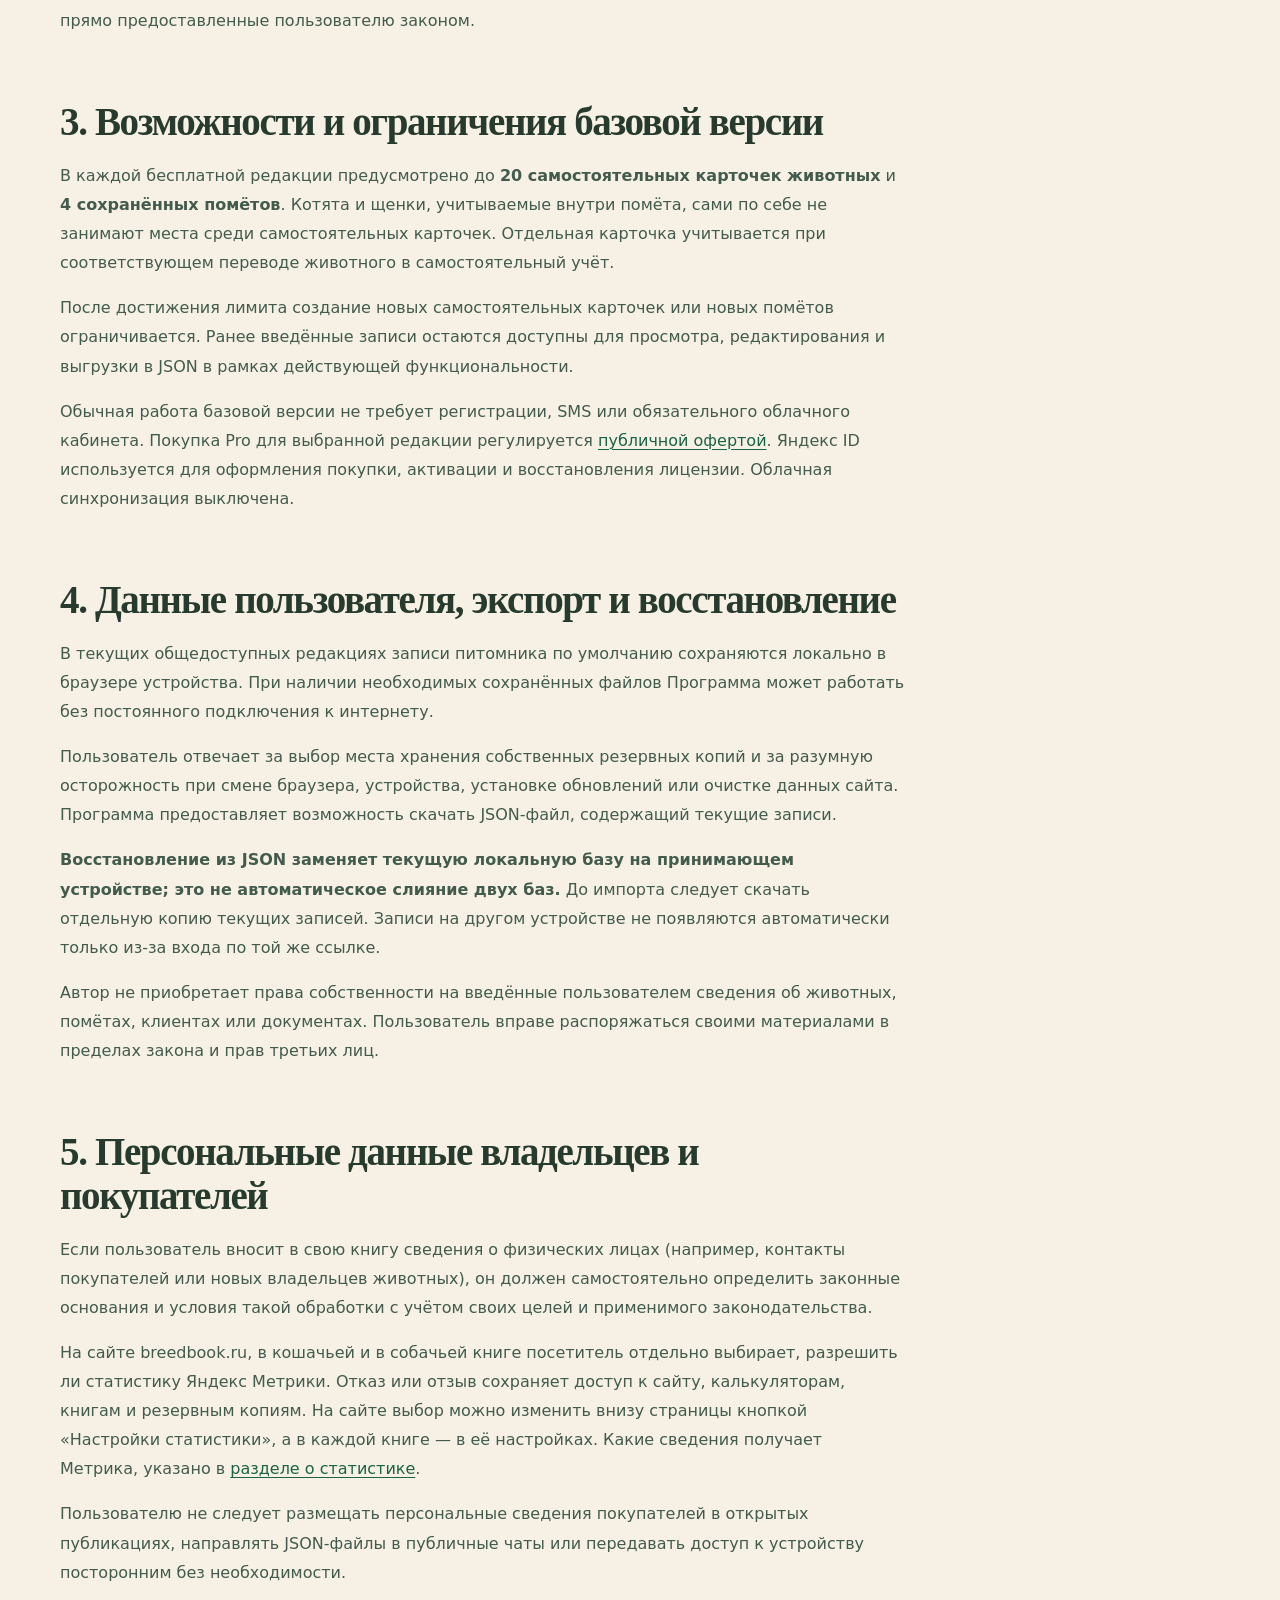
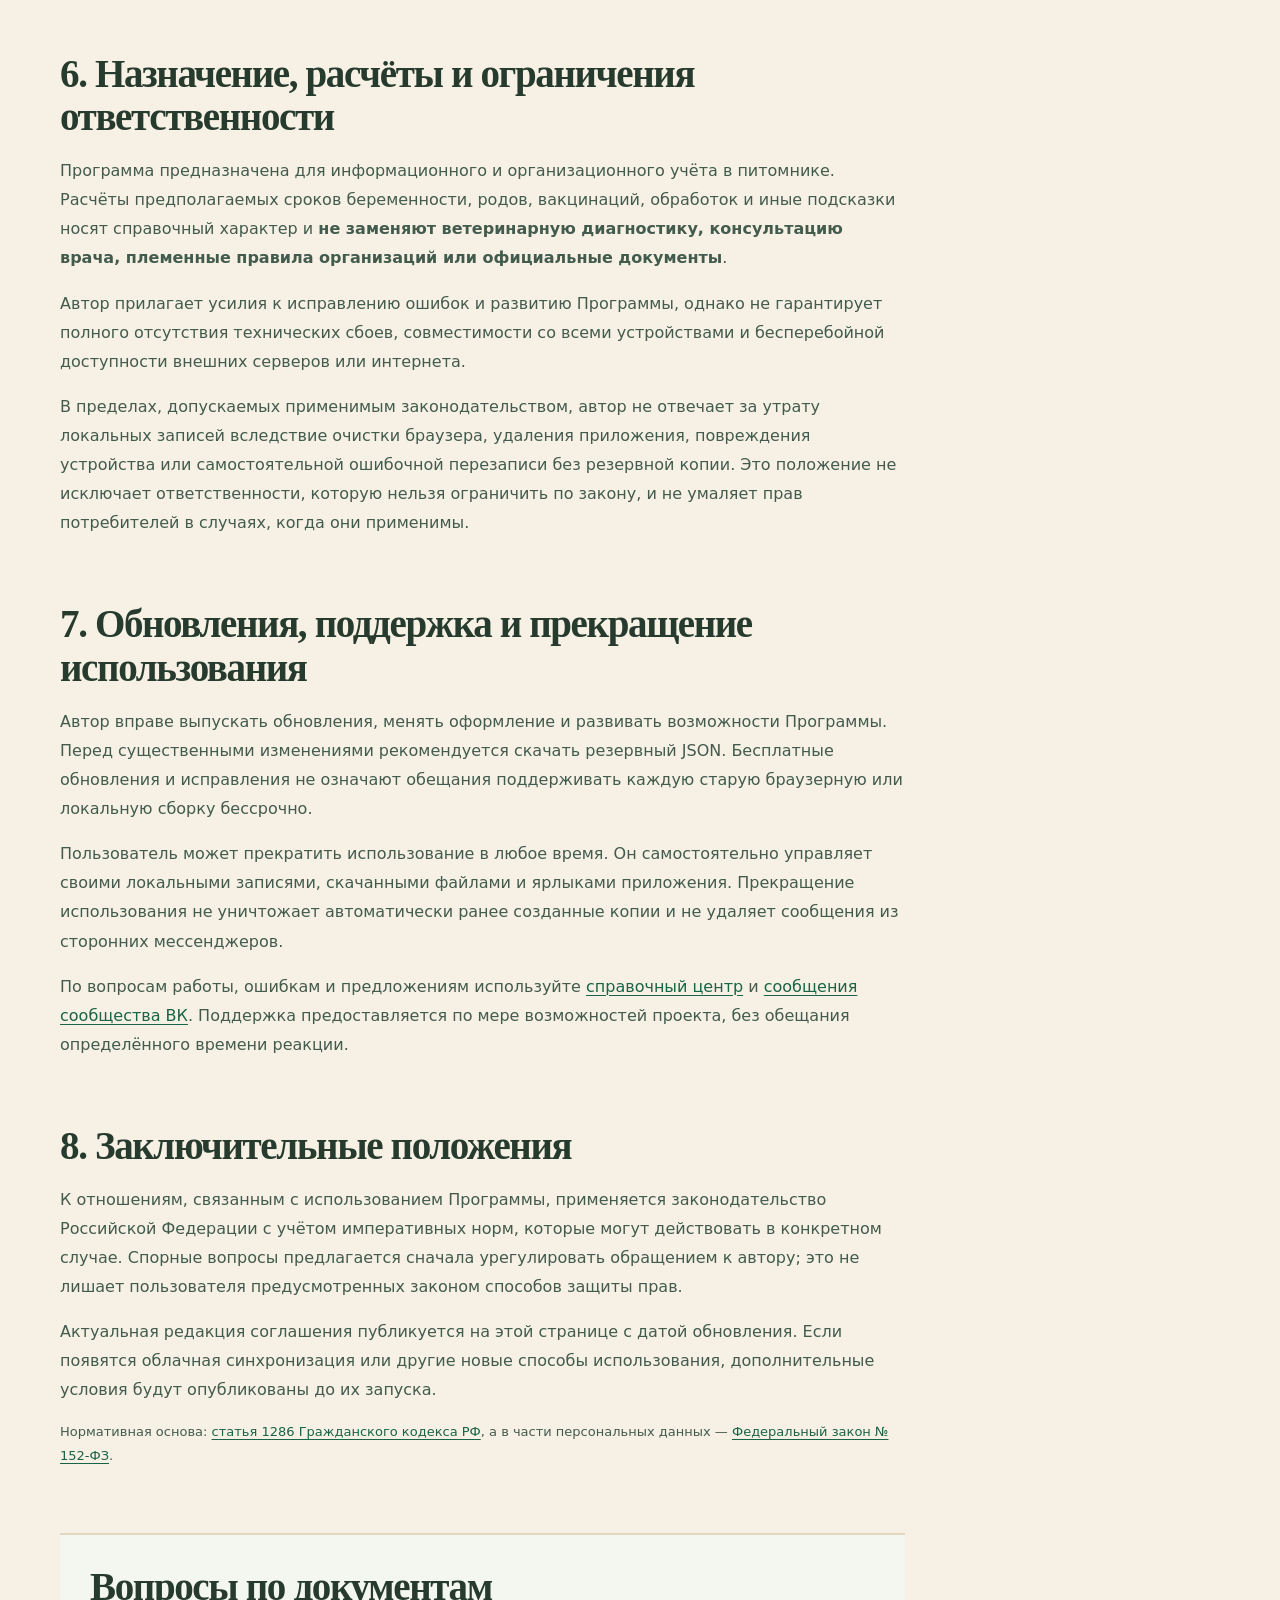
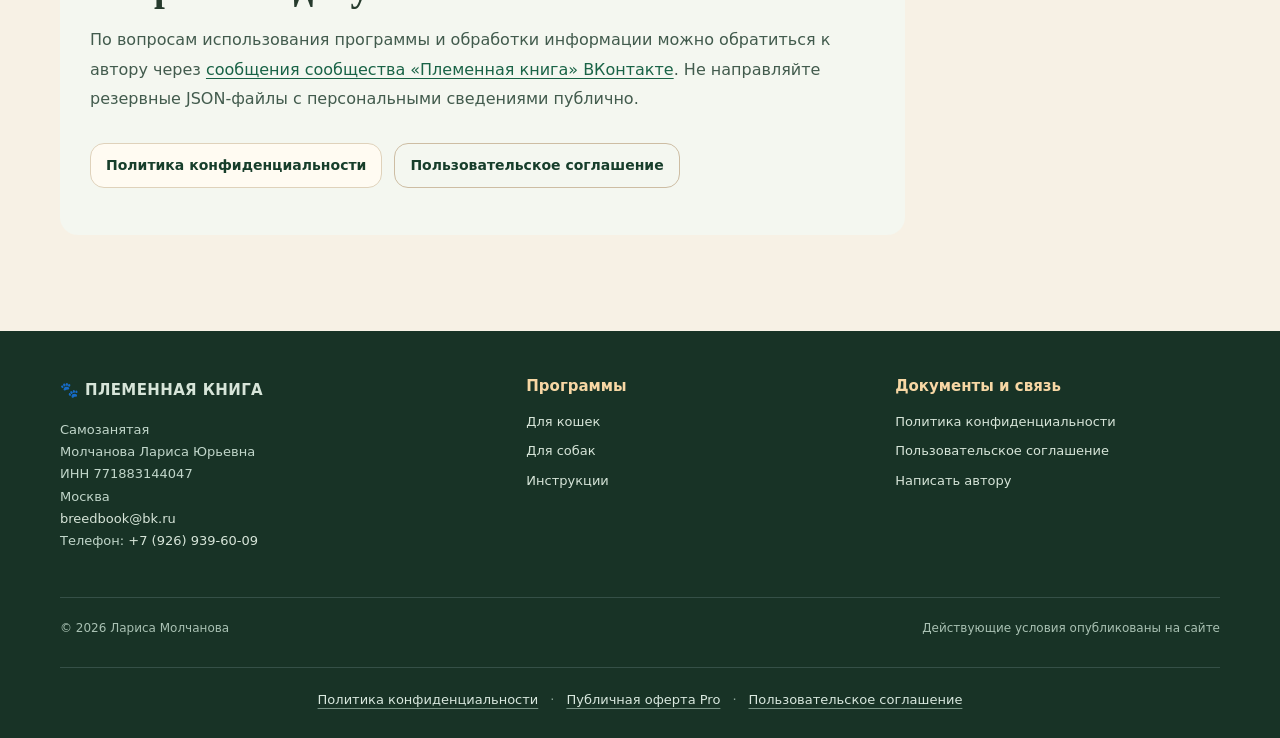
<file: terms.html>
<!doctype html>
<html lang="ru"><head><meta charset="utf-8"><meta name="viewport" content="width=device-width,initial-scale=1">
<title>Пользовательское соглашение — Племенная книга</title>
<meta name="description" content="Пользовательское соглашение «Племенной книги»: бесплатная лицензия, 20 карточек и 4 помёта, резервные копии, обновления и права пользователей.">
<meta name="theme-color" content="#183f36"><meta property="og:type" content="article"><meta property="og:locale" content="ru_RU"><meta property="og:title" content="Пользовательское соглашение — Племенная книга">
<link rel="canonical" href="https://breedbook.ru/terms.html">
<link rel="icon" href="favicon.svg" type="image/svg+xml"><link rel="stylesheet" href="styles.css?v=seller-details-1">
<link rel="stylesheet" href="assets/site-statistics.css">
<script defer src="assets/site-statistics.js"></script>
</head><body>
<a class="skip-link" href="#main">К содержимому</a>
<header class="site-header"><div class="container header-inner"><a class="brand" href="./"><span class="brand-symbol" aria-hidden="true"><img src="favicon.svg" width="30" height="30" alt=""></span><span>ПЛЕМЕННАЯ КНИГА<small>Для заводчиков кошек и собак</small></span></a><nav class="nav-links" aria-label="Главное меню"><a href="./">Главная</a><a href="cats.html">Кошки</a><a href="dogs.html">Собаки</a><a href="guide.html">Инструкции</a><a href="privacy.html">Конфиденциальность</a><a href="terms.html" aria-current="page">Соглашение</a></nav></div></header>
<main id="main"><section class="guide-banner"><div class="container"><nav class="breadcrumbs" aria-label="Навигационная цепочка"><a href="./">Главная</a> / Документы</nav><p class="eyebrow">Официальная информация проекта</p><h1>Пользовательское соглашение</h1><p class="lead">Правила использования бесплатных версий книг для кошек и собак, права автора и пользователя, обновления и ответственность.</p><p class="note">Редакция от 23 ноября 2026 года · Сайт и общедоступные племенные книги</p></div></section>
<div class="container guide-layout"><article class="guide-content legal-copy">
<section id="general"><h2>1. Кто предоставляет программу и к чему относится соглашение</h2>
<p>Настоящее соглашение определяет условия использования информационного сайта «Племенная книга» и общедоступных базовых редакций программ <b>«Племенная книга для кошек»</b> и <b>«Племенная книга для собак»</b> (далее — Программа).</p>
<p><b>Автор и правообладатель проекта:</b> Молчанова Лариса Юрьевна. Контакт для обращений — <a href="mailto:breedbook@bk.ru">breedbook@bk.ru</a> или <a href="https://vk.ru/breed_cat" rel="noopener noreferrer">сообщения сообщества ВКонтакте «Племенная книга»</a>.</p>
<p>Бесплатные редакции доступны по отдельным адресам: <a href="https://plemennaya-kniga-larisa.website.yandexcloud.net/">для кошек</a> и <a href="https://plemennaya-kniga-dogs-larisa.website.yandexcloud.net/">для собак</a>. Информационный сайт расположен в Yandex Cloud Object Storage.</p>
<p>Начало использования Программы в пределах предоставленной простой (неисключительной) бесплатной лицензии означает принятие условий настоящего соглашения в порядке, допускаемом пунктом 5 статьи 1286 ГК РФ. Обработка персональных данных регулируется отдельно <a href="privacy.html">Политикой конфиденциальности</a>; принятие соглашения само по себе не заменяет специального согласия, если оно требуется по закону.</p></section>
<section id="license"><h2>2. Бесплатная лицензия и разрешённое использование</h2>
<p>Автор предоставляет пользователю простое (неисключительное), безвозмездное право использовать общедоступную базовую редакцию Программы по её назначению: для личного, профессионального и племенного учёта животных, включая работу в собственном питомнике.</p>
<p>Пользователь вправе открывать программу по официальной ссылке, устанавливать ярлык веб-приложения, создавать и изменять собственные записи, выгружать и восстанавливать резервные копии, а также делиться <b>официальными ссылками</b> на бесплатные редакции с другими заводчиками.</p>
<p>Права на исходный код, оформление, название, графические элементы и документацию остаются у соответствующих правообладателей. Соглашение не предоставляет разрешения выдавать проект за собственный, продавать его копии от имени автора, удалять указания об авторстве с целью присвоения проекта или распространять изменённые сборки под оригинальным названием без разрешения правообладателя. Ограничения не затрагивают права, прямо предоставленные пользователю законом.</p></section>
<section id="limits"><h2>3. Возможности и ограничения базовой версии</h2>
<p>В каждой бесплатной редакции предусмотрено до <b>20 самостоятельных карточек животных</b> и <b>4 сохранённых помётов</b>. Котята и щенки, учитываемые внутри помёта, сами по себе не занимают места среди самостоятельных карточек. Отдельная карточка учитывается при соответствующем переводе животного в самостоятельный учёт.</p>
<p>После достижения лимита создание новых самостоятельных карточек или новых помётов ограничивается. Ранее введённые записи остаются доступны для просмотра, редактирования и выгрузки в JSON в рамках действующей функциональности.</p>
<p>Обычная работа базовой версии не требует регистрации, SMS или обязательного облачного кабинета. Покупка Pro для выбранной редакции регулируется <a href="offer.html">публичной офертой</a>. Яндекс ID используется для оформления покупки, активации и восстановления лицензии. Облачная синхронизация выключена.</p></section>
<section id="localdata"><h2>4. Данные пользователя, экспорт и восстановление</h2>
<p>В текущих общедоступных редакциях записи питомника по умолчанию сохраняются локально в браузере устройства. При наличии необходимых сохранённых файлов Программа может работать без постоянного подключения к интернету.</p>
<p>Пользователь отвечает за выбор места хранения собственных резервных копий и за разумную осторожность при смене браузера, устройства, установке обновлений или очистке данных сайта. Программа предоставляет возможность скачать JSON-файл, содержащий текущие записи.</p>
<p><b>Восстановление из JSON заменяет текущую локальную базу на принимающем устройстве; это не автоматическое слияние двух баз.</b> До импорта следует скачать отдельную копию текущих записей. Записи на другом устройстве не появляются автоматически только из-за входа по той же ссылке.</p>
<p>Автор не приобретает права собственности на введённые пользователем сведения об животных, помётах, клиентах или документах. Пользователь вправе распоряжаться своими материалами в пределах закона и прав третьих лиц.</p></section>
<section id="privacy"><h2>5. Персональные данные владельцев и покупателей</h2>
<p>Если пользователь вносит в свою книгу сведения о физических лицах (например, контакты покупателей или новых владельцев животных), он должен самостоятельно определить законные основания и условия такой обработки с учётом своих целей и применимого законодательства.</p>
<p>На сайте breedbook.ru, в кошачьей и в собачьей книге посетитель отдельно выбирает, разрешить ли статистику Яндекс Метрики. Отказ или отзыв сохраняет доступ к сайту, калькуляторам, книгам и резервным копиям. На сайте выбор можно изменить внизу страницы кнопкой «Настройки статистики», а в каждой книге — в её настройках. Какие сведения получает Метрика, указано в <a href="privacy.html#metrics">разделе о статистике</a>.</p>
<p>Пользователю не следует размещать персональные сведения покупателей в открытых публикациях, направлять JSON-файлы в публичные чаты или передавать доступ к устройству посторонним без необходимости.</p></section>
<section id="reliability"><h2>6. Назначение, расчёты и ограничения ответственности</h2>
<p>Программа предназначена для информационного и организационного учёта в питомнике. Расчёты предполагаемых сроков беременности, родов, вакцинаций, обработок и иные подсказки носят справочный характер и <b>не заменяют ветеринарную диагностику, консультацию врача, племенные правила организаций или официальные документы</b>.</p>
<p>Автор прилагает усилия к исправлению ошибок и развитию Программы, однако не гарантирует полного отсутствия технических сбоев, совместимости со всеми устройствами и бесперебойной доступности внешних серверов или интернета.</p>
<p>В пределах, допускаемых применимым законодательством, автор не отвечает за утрату локальных записей вследствие очистки браузера, удаления приложения, повреждения устройства или самостоятельной ошибочной перезаписи без резервной копии. Это положение не исключает ответственности, которую нельзя ограничить по закону, и не умаляет прав потребителей в случаях, когда они применимы.</p></section>
<section id="updates"><h2>7. Обновления, поддержка и прекращение использования</h2>
<p>Автор вправе выпускать обновления, менять оформление и развивать возможности Программы. Перед существенными изменениями рекомендуется скачать резервный JSON. Бесплатные обновления и исправления не означают обещания поддерживать каждую старую браузерную или локальную сборку бессрочно.</p>
<p>Пользователь может прекратить использование в любое время. Он самостоятельно управляет своими локальными записями, скачанными файлами и ярлыками приложения. Прекращение использования не уничтожает автоматически ранее созданные копии и не удаляет сообщения из сторонних мессенджеров.</p>
<p>По вопросам работы, ошибкам и предложениям используйте <a href="guide.html">справочный центр</a> и <a href="https://vk.ru/breed_cat" rel="noopener noreferrer">сообщения сообщества ВК</a>. Поддержка предоставляется по мере возможностей проекта, без обещания определённого времени реакции.</p></section>
<section id="final"><h2>8. Заключительные положения</h2>
<p>К отношениям, связанным с использованием Программы, применяется законодательство Российской Федерации с учётом императивных норм, которые могут действовать в конкретном случае. Спорные вопросы предлагается сначала урегулировать обращением к автору; это не лишает пользователя предусмотренных законом способов защиты прав.</p>
<p>Актуальная редакция соглашения публикуется на этой странице с датой обновления. Если появятся облачная синхронизация или другие новые способы использования, дополнительные условия будут опубликованы до их запуска.</p><p class="note">Нормативная основа: <a href="https://www.consultant.ru/document/cons_doc_LAW_64629/5023e7ec1885fe99c14e29a9e328c664a001f599/" rel="noopener noreferrer" target="_blank">статья 1286 Гражданского кодекса РФ</a>, а в части персональных данных — <a href="https://www.consultant.ru/document/cons_doc_LAW_61801/" rel="noopener noreferrer" target="_blank">Федеральный закон № 152-ФЗ</a>.</p></section>
<section class="guide-end"><h2>Вопросы по документам</h2><p>По вопросам использования программы и обработки информации можно обратиться к автору через <a href="https://vk.ru/breed_cat" rel="noopener noreferrer">сообщения сообщества «Племенная книга» ВКонтакте</a>. Не направляйте резервные JSON-файлы с персональными сведениями публично.</p><div class="actions"><a class="button button-light button-inline" href="privacy.html">Политика конфиденциальности</a><a class="button button-ghost button-inline" href="terms.html">Пользовательское соглашение</a></div></section>
</article><aside class="guide-sidebar" aria-label="Документы проекта"><h2>Документы</h2><a href="privacy.html">Конфиденциальность</a><a href="terms.html" aria-current="page">Соглашение</a><a href="guide.html">Инструкции</a><a href="./#faq">Частые вопросы</a><div class="sidebar-warning"><b>Бесплатные редакции</b><p>20 самостоятельных карточек и 4 помёта. Условия покупки Pro приведены в <a href="offer.html">публичной оферте</a>.</p></div></aside></div></main>
<footer class="site-footer"><div class="container"><div class="footer-grid"><div><a class="brand" href="./">🐾 ПЛЕМЕННАЯ КНИГА</a><p class="seller-details">Самозанятая<br>Молчанова Лариса Юрьевна<br>ИНН&nbsp;771883144047<br>Москва<br><a href="mailto:breedbook@bk.ru">breedbook@bk.ru</a><br>Телефон: <a href="tel:+79269396009">+7 (926) 939-60-09</a></p></div><div><h3>Программы</h3><ul><li><a href="cats.html">Для кошек</a></li><li><a href="dogs.html">Для собак</a></li><li><a href="guide.html">Инструкции</a></li></ul></div><div><h3>Документы и связь</h3><ul><li><a href="privacy.html">Политика конфиденциальности</a></li><li><a href="terms.html">Пользовательское соглашение</a></li><li><a href="https://vk.ru/breed_cat" rel="noopener noreferrer">Написать автору</a></li></ul></div></div><div class="footer-bottom"><span>© 2026 Лариса Молчанова</span><span>Действующие условия опубликованы на сайте</span></div></div><nav class="legal-links" aria-label="Юридические документы"><a href="privacy.html">Политика конфиденциальности</a><span aria-hidden="true">·</span><a href="offer.html">Публичная оферта Pro</a><span aria-hidden="true">·</span><a href="terms.html">Пользовательское соглашение</a><button hidden type="button" class="site-statistics-settings" data-statistics-settings>Настройки статистики</button></nav></footer></body></html>
</file>
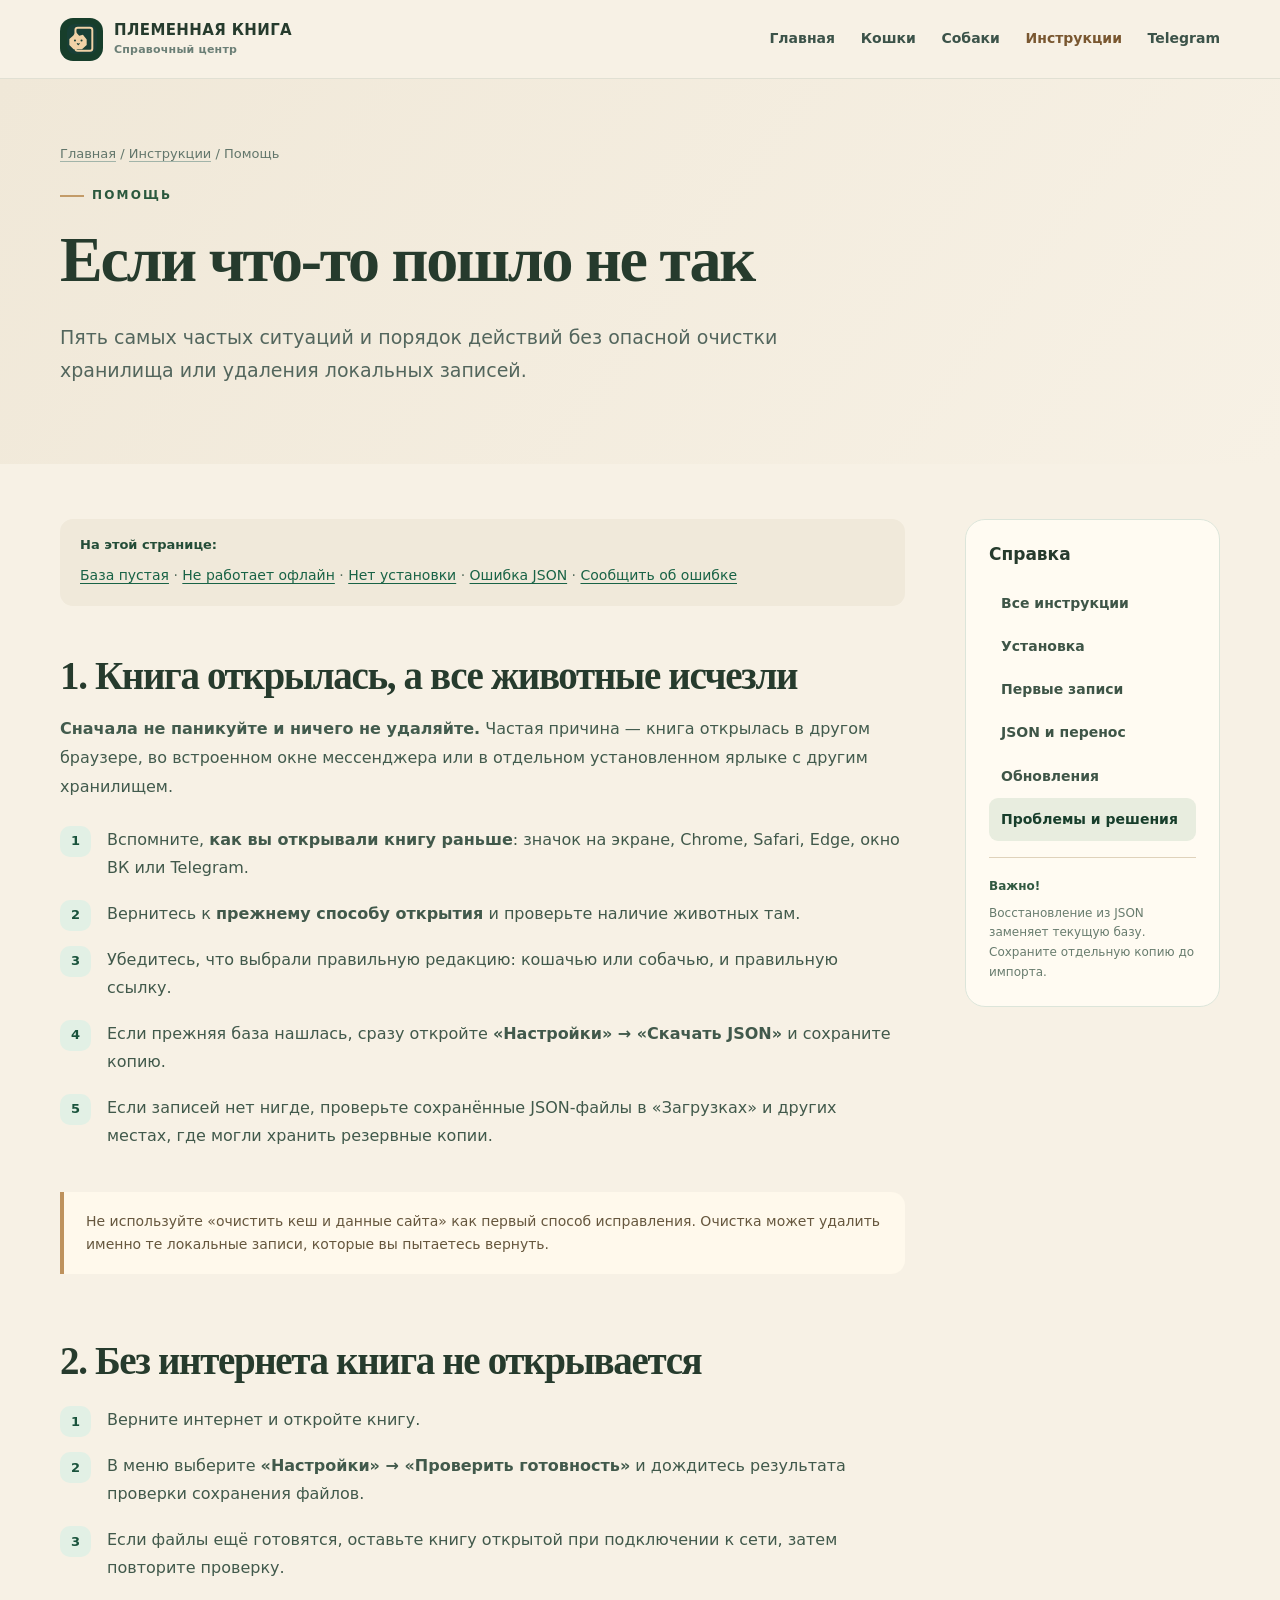
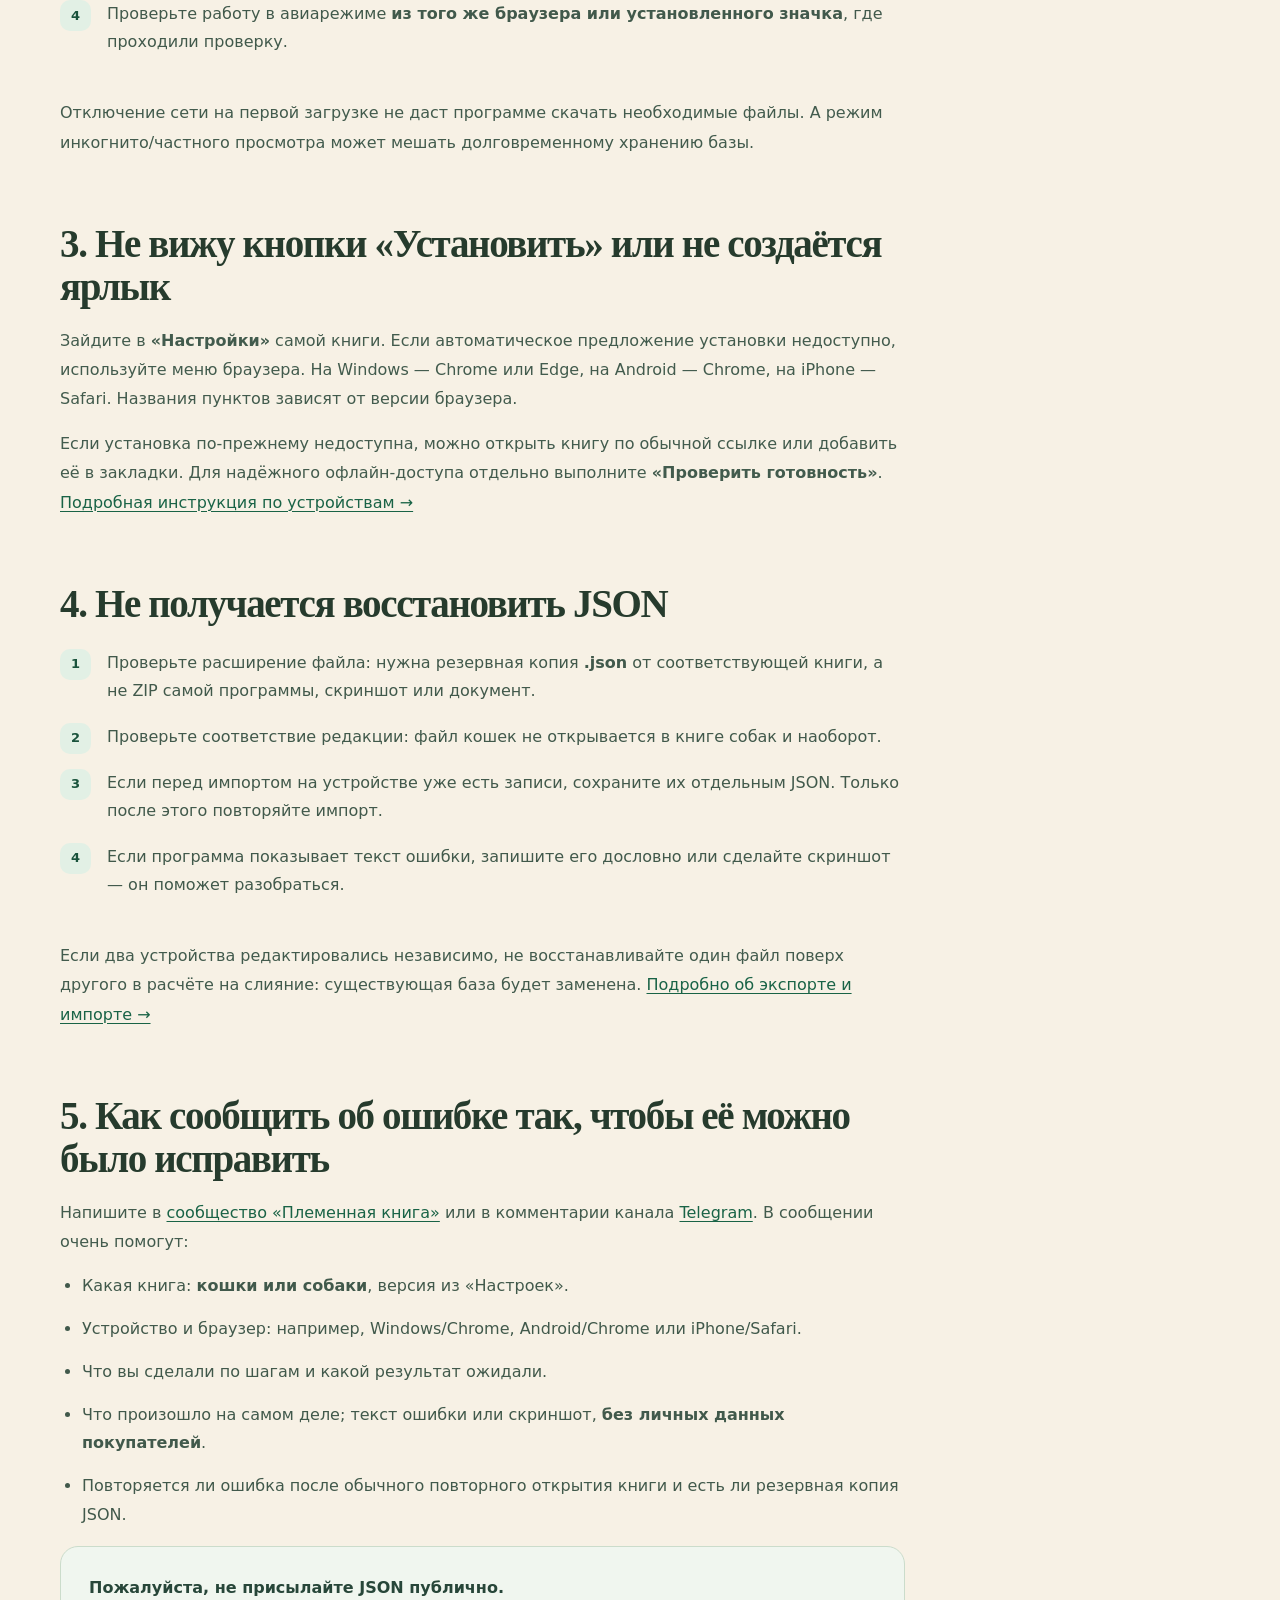
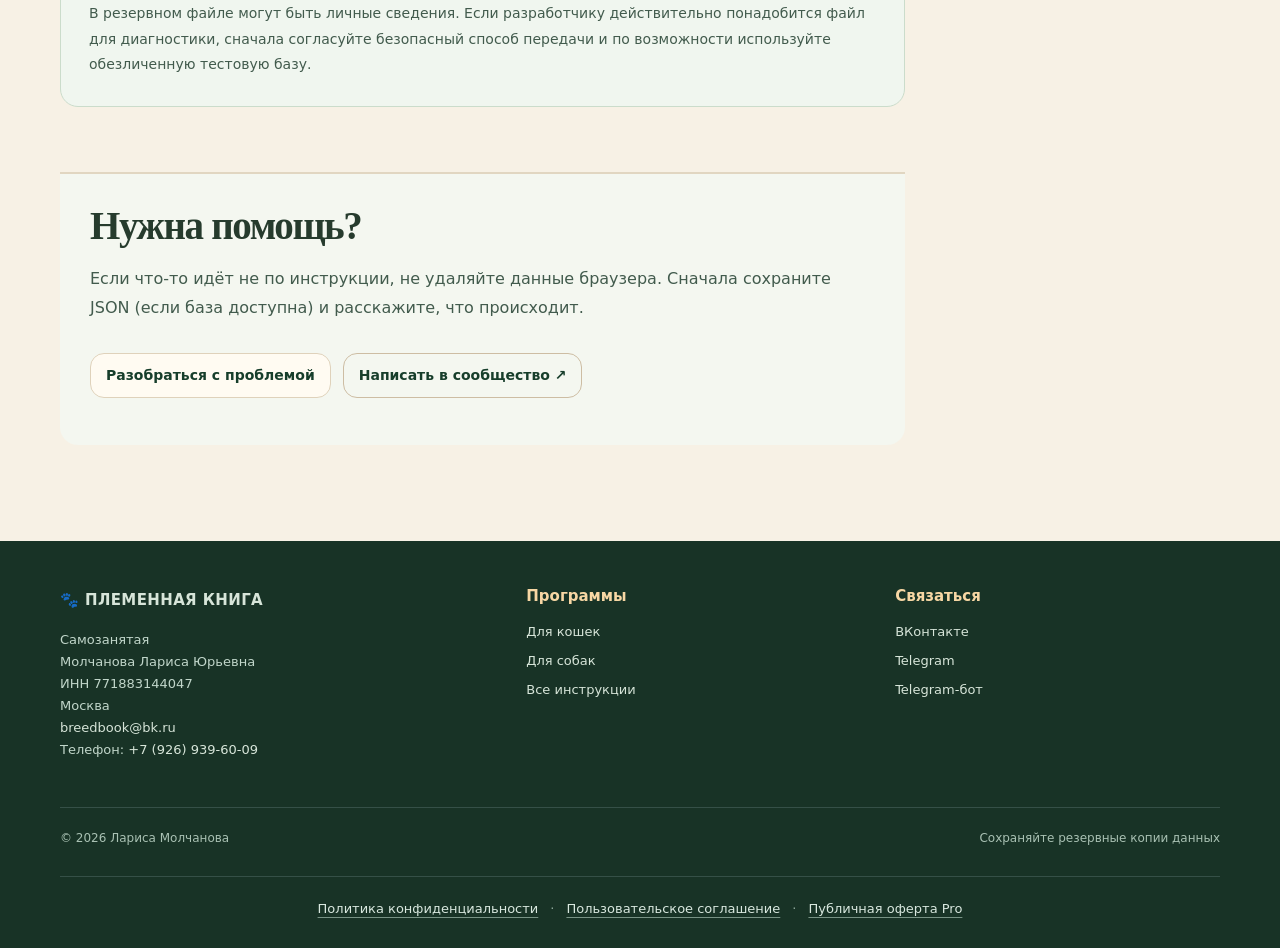
<file: troubleshooting.html>
<!doctype html><html lang="ru"><head><meta charset="utf-8"><meta name="viewport" content="width=device-width, initial-scale=1"><title>Проблемы Племенной книги: пропали записи, офлайн, JSON — Племенная книга</title><meta name="description" content="Что делать, если Племенная книга открылась с пустой базой, не работает без интернета, не устанавливается или не восстанавливает JSON. Решение проблем для кошек и собак."><meta name="theme-color" content="#183f36"><meta property="og:type" content="article"><meta property="og:locale" content="ru_RU"><meta property="og:title" content="Проблемы Племенной книги: пропали записи, офлайн, JSON — Племенная книга"><link rel="canonical" href="https://breedbook.ru/troubleshooting.html"><link rel="icon" href="favicon.svg" type="image/svg+xml"><link rel="stylesheet" href="styles.css?v=seller-details-1"><link rel="stylesheet" href="assets/site-statistics.css">
<script defer src="assets/site-statistics.js"></script>
</head><body><a class="skip-link" href="#main">К содержимому</a><header class="site-header"><div class="container header-inner"><a class="brand" href="./"><span class="brand-symbol" aria-hidden="true"><img src="favicon.svg" width="30" height="30" alt=""></span><span>ПЛЕМЕННАЯ КНИГА<small>Справочный центр</small></span></a><nav class="nav-links" aria-label="Главное меню"><a href="./">Главная</a><a href="cats.html">Кошки</a><a href="dogs.html">Собаки</a><a href="guide.html" aria-current="page">Инструкции</a><a href="https://t.me/breed_book" rel="noopener noreferrer">Telegram</a></nav></div></header><main id="main"><section class="guide-banner"><div class="container"><nav class="breadcrumbs" aria-label="Навигационная цепочка"><a href="./">Главная</a> / <a href="guide.html">Инструкции</a> / Помощь</nav><p class="eyebrow">Помощь</p><h1>Если что-то пошло не так</h1><p class="lead">Пять самых частых ситуаций и порядок действий без опасной очистки хранилища или удаления локальных записей.</p></div></section><div class="container guide-layout"><article class="guide-content"><nav class="guide-toc" aria-label="На этой странице"><b>На этой странице:</b> <a href="#empty">База пустая</a> · <a href="#offline">Не работает офлайн</a> · <a href="#install">Нет установки</a> · <a href="#import">Ошибка JSON</a> · <a href="#report">Сообщить об ошибке</a></nav>
<section id="empty"><h2>1. Книга открылась, а все животные исчезли</h2><p><b>Сначала не паникуйте и ничего не удаляйте.</b> Частая причина — книга открылась в другом браузере, во встроенном окне мессенджера или в отдельном установленном ярлыке с другим хранилищем.</p><ol class="guide-steps"><li>Вспомните, <b>как вы открывали книгу раньше</b>: значок на экране, Chrome, Safari, Edge, окно ВК или Telegram.</li><li>Вернитесь к <b>прежнему способу открытия</b> и проверьте наличие животных там.</li><li>Убедитесь, что выбрали правильную редакцию: кошачью или собачью, и правильную ссылку.</li><li>Если прежняя база нашлась, сразу откройте <b>«Настройки» → «Скачать JSON»</b> и сохраните копию.</li><li>Если записей нет нигде, проверьте сохранённые JSON-файлы в «Загрузках» и других местах, где могли хранить резервные копии.</li></ol><div class="notice">Не используйте «очистить кеш и данные сайта» как первый способ исправления. Очистка может удалить именно те локальные записи, которые вы пытаетесь вернуть.</div></section>
<section id="offline"><h2>2. Без интернета книга не открывается</h2><ol class="guide-steps"><li>Верните интернет и откройте книгу.</li><li>В меню выберите <b>«Настройки» → «Проверить готовность»</b> и дождитесь результата проверки сохранения файлов.</li><li>Если файлы ещё готовятся, оставьте книгу открытой при подключении к сети, затем повторите проверку.</li><li>Проверьте работу в авиарежиме <b>из того же браузера или установленного значка</b>, где проходили проверку.</li></ol><p>Отключение сети на первой загрузке не даст программе скачать необходимые файлы. А режим инкогнито/частного просмотра может мешать долговременному хранению базы.</p></section>
<section id="install"><h2>3. Не вижу кнопки «Установить» или не создаётся ярлык</h2><p>Зайдите в <b>«Настройки»</b> самой книги. Если автоматическое предложение установки недоступно, используйте меню браузера. На Windows — Chrome или Edge, на Android — Chrome, на iPhone — Safari. Названия пунктов зависят от версии браузера.</p><p>Если установка по-прежнему недоступна, можно открыть книгу по обычной ссылке или добавить её в закладки. Для надёжного офлайн-доступа отдельно выполните <b>«Проверить готовность»</b>. <a href="install.html">Подробная инструкция по устройствам →</a></p></section>
<section id="import"><h2>4. Не получается восстановить JSON</h2><ol class="guide-steps"><li>Проверьте расширение файла: нужна резервная копия <b>.json</b> от соответствующей книги, а не ZIP самой программы, скриншот или документ.</li><li>Проверьте соответствие редакции: файл кошек не открывается в книге собак и наоборот.</li><li>Если перед импортом на устройстве уже есть записи, сохраните их отдельным JSON. Только после этого повторяйте импорт.</li><li>Если программа показывает текст ошибки, запишите его дословно или сделайте скриншот — он поможет разобраться.</li></ol><p>Если два устройства редактировались независимо, не восстанавливайте один файл поверх другого в расчёте на слияние: существующая база будет заменена. <a href="backup.html">Подробно об экспорте и импорте →</a></p></section>
<section id="report"><h2>5. Как сообщить об ошибке так, чтобы её можно было исправить</h2><p>Напишите в <a href="https://vk.ru/breed_cat" rel="noopener noreferrer">сообщество «Племенная книга»</a> или в комментарии канала <a href="https://t.me/breed_book" rel="noopener noreferrer">Telegram</a>. В сообщении очень помогут:</p><ul class="guide-bullets"><li>Какая книга: <b>кошки или собаки</b>, версия из «Настроек».</li><li>Устройство и браузер: например, Windows/Chrome, Android/Chrome или iPhone/Safari.</li><li>Что вы сделали по шагам и какой результат ожидали.</li><li>Что произошло на самом деле; текст ошибки или скриншот, <b>без личных данных покупателей</b>.</li><li>Повторяется ли ошибка после обычного повторного открытия книги и есть ли резервная копия JSON.</li></ul><div class="guide-note"><b>Пожалуйста, не присылайте JSON публично.</b><p>В резервном файле могут быть личные сведения. Если разработчику действительно понадобится файл для диагностики, сначала согласуйте безопасный способ передачи и по возможности используйте обезличенную тестовую базу.</p></div></section><section class="guide-end"><h2>Нужна помощь?</h2><p>Если что-то идёт не по инструкции, не удаляйте данные браузера. Сначала сохраните JSON (если база доступна) и расскажите, что происходит.</p><div class="actions"><a class="button button-light button-inline" href="troubleshooting.html">Разобраться с проблемой</a><a class="button button-ghost button-inline" href="https://vk.ru/breed_cat" rel="noopener noreferrer">Написать в сообщество ↗</a></div></section></article><aside class="guide-sidebar" aria-label="Другие инструкции"><h2>Справка</h2><a href="guide.html">Все инструкции</a><a href="install.html" >Установка</a><a href="records.html" >Первые записи</a><a href="backup.html" >JSON и перенос</a><a href="update.html" >Обновления</a><a href="troubleshooting.html" aria-current="page">Проблемы и решения</a><div class="sidebar-warning"><b>Важно!</b><p>Восстановление из JSON заменяет текущую базу. Сохраните отдельную копию до импорта.</p></div></aside></div></main><footer class="site-footer"><div class="container"><div class="footer-grid"><div><a href="./" class="brand">🐾 ПЛЕМЕННАЯ КНИГА</a><p class="seller-details">Самозанятая<br>Молчанова Лариса Юрьевна<br>ИНН&nbsp;771883144047<br>Москва<br><a href="mailto:breedbook@bk.ru">breedbook@bk.ru</a><br>Телефон: <a href="tel:+79269396009">+7 (926) 939-60-09</a></p></div><div><h3>Программы</h3><ul><li><a href="cats.html">Для кошек</a></li><li><a href="dogs.html">Для собак</a></li><li><a href="guide.html">Все инструкции</a></li></ul></div><div><h3>Связаться</h3><ul><li><a href="https://vk.ru/breed_cat" rel="noopener noreferrer">ВКонтакте</a></li><li><a href="https://t.me/breed_book" rel="noopener noreferrer">Telegram</a></li><li><a href="https://t.me/breed_book_bot" rel="noopener noreferrer">Telegram-бот</a></li></ul></div></div><div class="footer-bottom"><span>© 2026 Лариса Молчанова</span><span>Сохраняйте резервные копии данных</span></div></div><nav class="legal-links" aria-label="Юридические документы"><a href="privacy.html">Политика конфиденциальности</a><span aria-hidden="true">·</span><a href="terms.html">Пользовательское соглашение</a><span aria-hidden="true">·</span><a href="offer.html">Публичная оферта Pro</a><button hidden type="button" class="site-statistics-settings" data-statistics-settings>Настройки статистики</button></nav></footer></body></html>
</file>
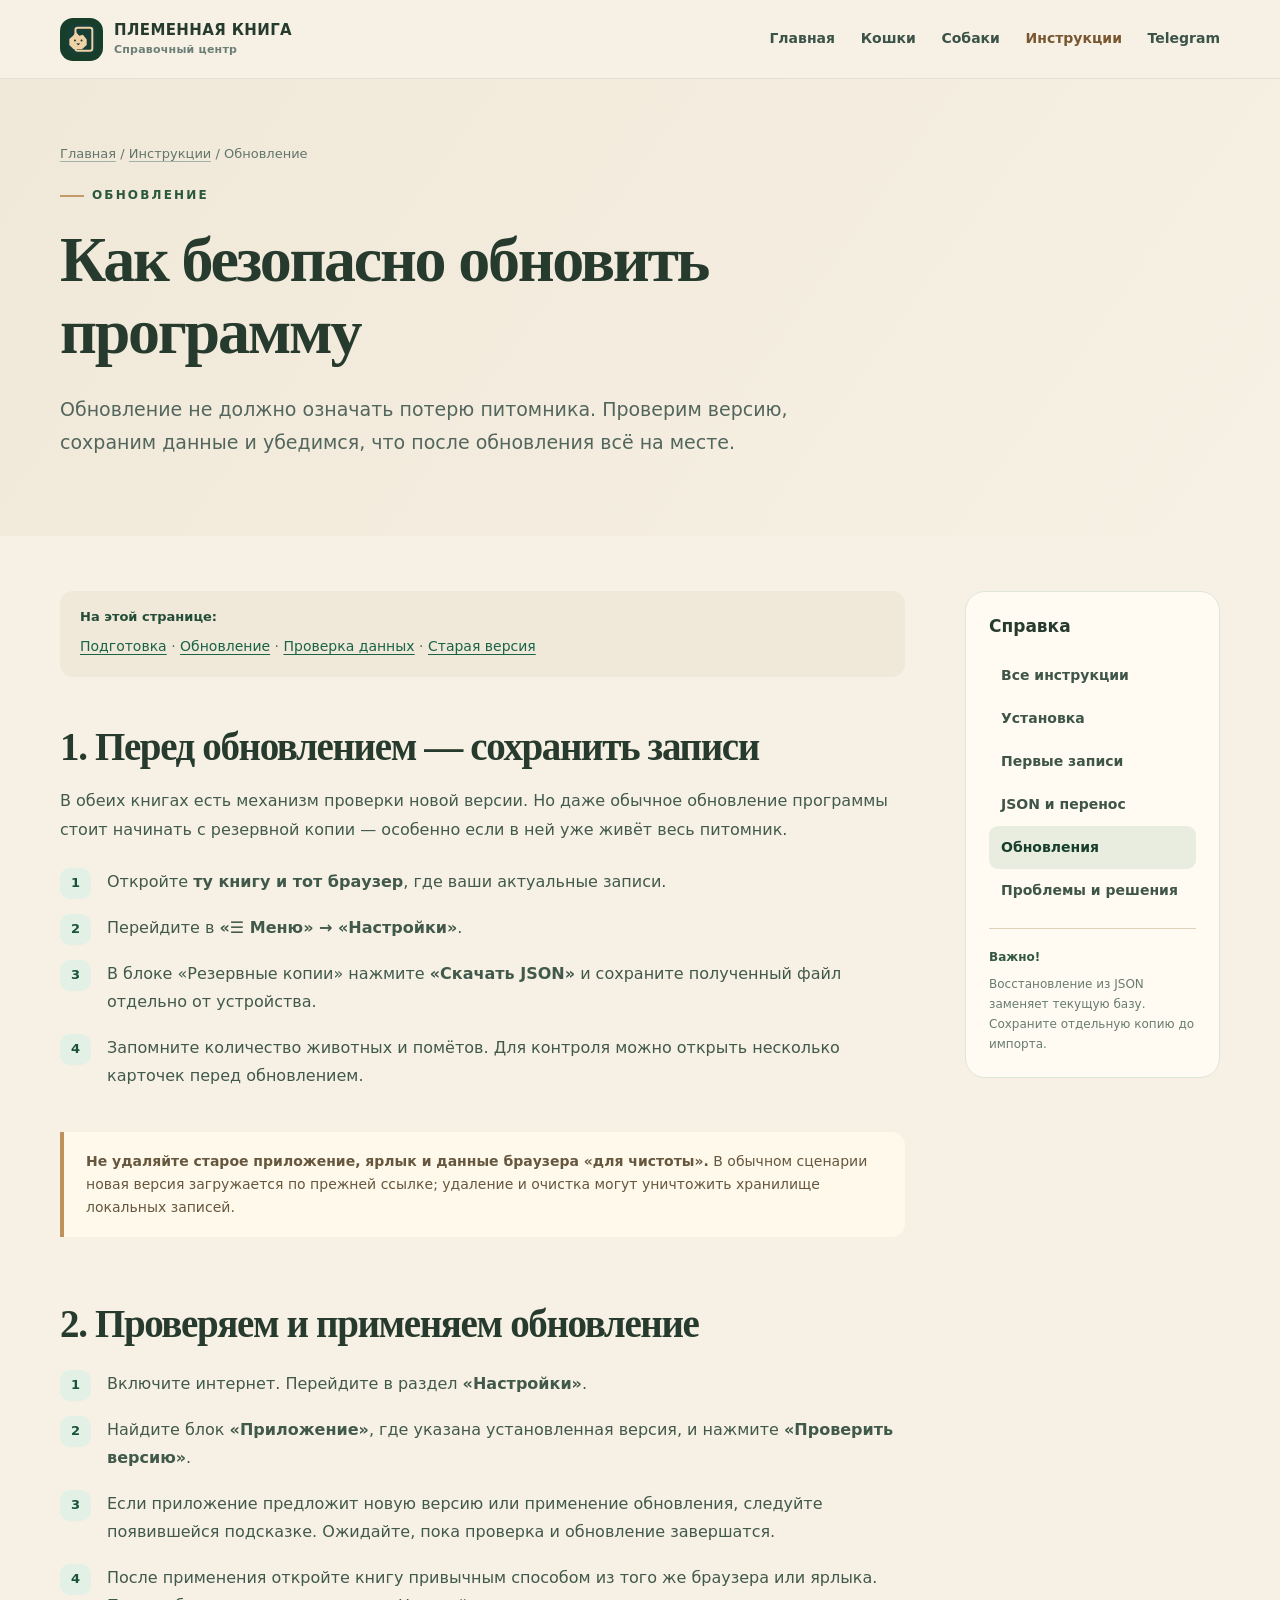
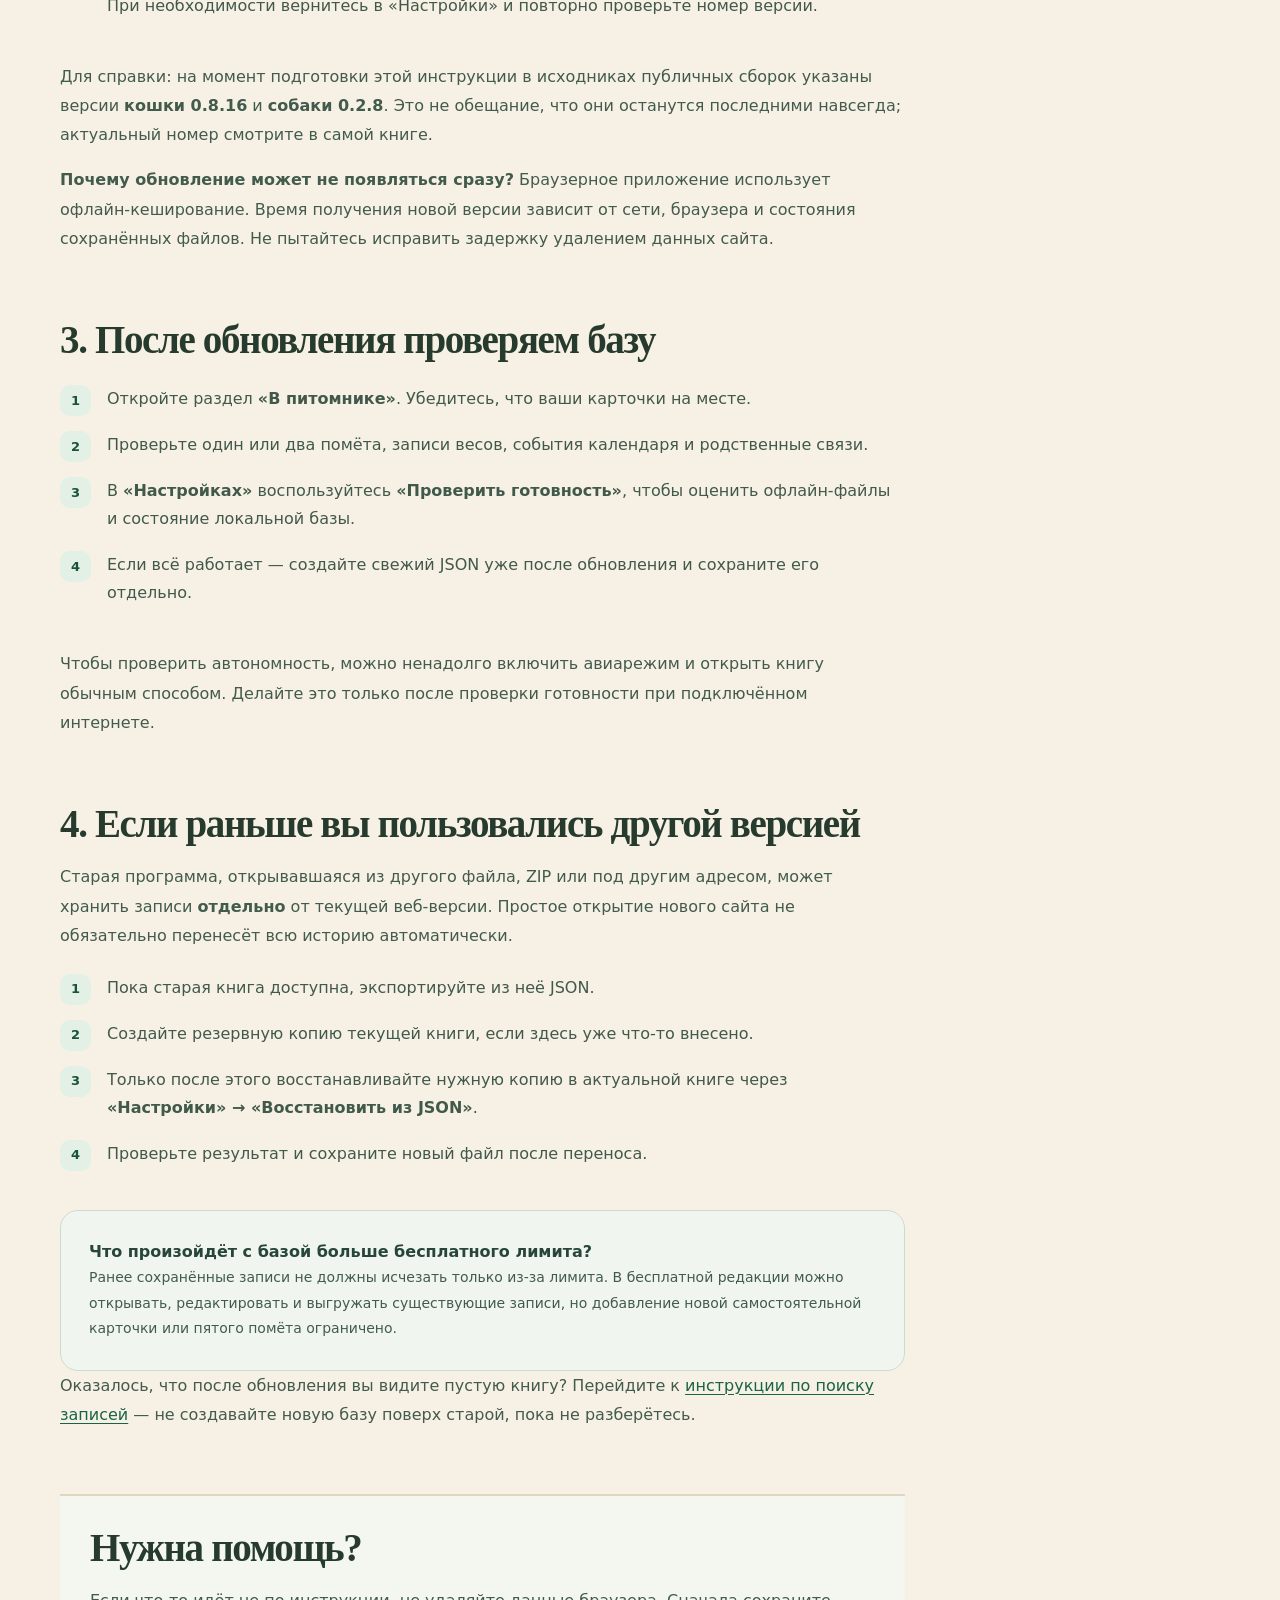
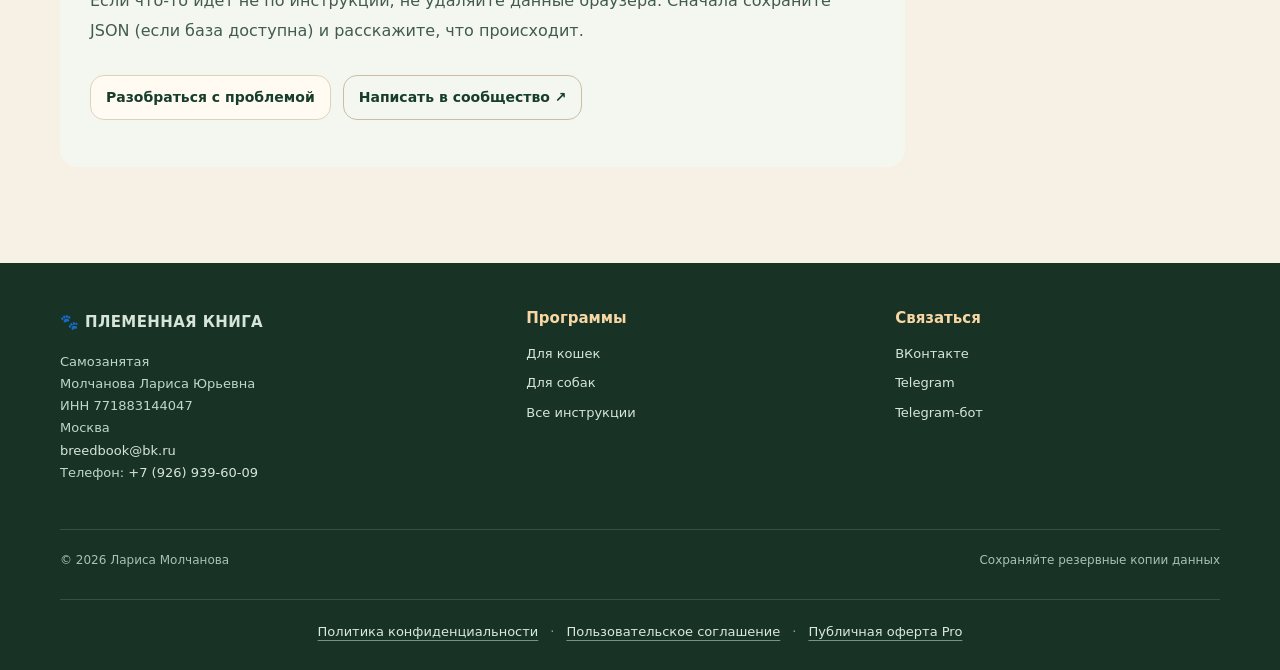
<file: update.html>
<!doctype html><html lang="ru"><head><meta charset="utf-8"><meta name="viewport" content="width=device-width, initial-scale=1"><title>Как обновить Племенную книгу без потери данных — Племенная книга</title><meta name="description" content="Как проверить версию, скачать резервный JSON, обновить Племенную книгу для кошек и собак и проверить сохранность карточек, помётов и ветзаписей."><meta name="theme-color" content="#183f36"><meta property="og:type" content="article"><meta property="og:locale" content="ru_RU"><meta property="og:title" content="Как обновить Племенную книгу без потери данных — Племенная книга"><link rel="canonical" href="https://breedbook.ru/update.html"><link rel="icon" href="favicon.svg" type="image/svg+xml"><link rel="stylesheet" href="styles.css?v=seller-details-1"><link rel="stylesheet" href="assets/site-statistics.css">
<script defer src="assets/site-statistics.js"></script>
</head><body><a class="skip-link" href="#main">К содержимому</a><header class="site-header"><div class="container header-inner"><a class="brand" href="./"><span class="brand-symbol" aria-hidden="true"><img src="favicon.svg" width="30" height="30" alt=""></span><span>ПЛЕМЕННАЯ КНИГА<small>Справочный центр</small></span></a><nav class="nav-links" aria-label="Главное меню"><a href="./">Главная</a><a href="cats.html">Кошки</a><a href="dogs.html">Собаки</a><a href="guide.html" aria-current="page">Инструкции</a><a href="https://t.me/breed_book" rel="noopener noreferrer">Telegram</a></nav></div></header><main id="main"><section class="guide-banner"><div class="container"><nav class="breadcrumbs" aria-label="Навигационная цепочка"><a href="./">Главная</a> / <a href="guide.html">Инструкции</a> / Обновление</nav><p class="eyebrow">Обновление</p><h1>Как безопасно обновить программу</h1><p class="lead">Обновление не должно означать потерю питомника. Проверим версию, сохраним данные и убедимся, что после обновления всё на месте.</p></div></section><div class="container guide-layout"><article class="guide-content"><nav class="guide-toc" aria-label="На этой странице"><b>На этой странице:</b> <a href="#prepare">Подготовка</a> · <a href="#check">Обновление</a> · <a href="#verify">Проверка данных</a> · <a href="#older">Старая версия</a></nav>
<section id="prepare"><h2>1. Перед обновлением — сохранить записи</h2><p>В обеих книгах есть механизм проверки новой версии. Но даже обычное обновление программы стоит начинать с резервной копии — особенно если в ней уже живёт весь питомник.</p><ol class="guide-steps"><li>Откройте <b>ту книгу и тот браузер</b>, где ваши актуальные записи.</li><li>Перейдите в <b>«☰ Меню» → «Настройки»</b>.</li><li>В блоке «Резервные копии» нажмите <b>«Скачать JSON»</b> и сохраните полученный файл отдельно от устройства.</li><li>Запомните количество животных и помётов. Для контроля можно открыть несколько карточек перед обновлением.</li></ol><div class="notice"><b>Не удаляйте старое приложение, ярлык и данные браузера «для чистоты».</b> В обычном сценарии новая версия загружается по прежней ссылке; удаление и очистка могут уничтожить хранилище локальных записей.</div></section>
<section id="check"><h2>2. Проверяем и применяем обновление</h2><ol class="guide-steps"><li>Включите интернет. Перейдите в раздел <b>«Настройки»</b>.</li><li>Найдите блок <b>«Приложение»</b>, где указана установленная версия, и нажмите <b>«Проверить версию»</b>.</li><li>Если приложение предложит новую версию или применение обновления, следуйте появившейся подсказке. Ожидайте, пока проверка и обновление завершатся.</li><li>После применения откройте книгу привычным способом из того же браузера или ярлыка. При необходимости вернитесь в «Настройки» и повторно проверьте номер версии.</li></ol><p>Для справки: на момент подготовки этой инструкции в исходниках публичных сборок указаны версии <b>кошки 0.8.16</b> и <b>собаки 0.2.8</b>. Это не обещание, что они останутся последними навсегда; актуальный номер смотрите в самой книге.</p><p><b>Почему обновление может не появляться сразу?</b> Браузерное приложение использует офлайн-кеширование. Время получения новой версии зависит от сети, браузера и состояния сохранённых файлов. Не пытайтесь исправить задержку удалением данных сайта.</p></section>
<section id="verify"><h2>3. После обновления проверяем базу</h2><ol class="guide-steps"><li>Откройте раздел <b>«В питомнике»</b>. Убедитесь, что ваши карточки на месте.</li><li>Проверьте один или два помёта, записи весов, события календаря и родственные связи.</li><li>В <b>«Настройках»</b> воспользуйтесь <b>«Проверить готовность»</b>, чтобы оценить офлайн-файлы и состояние локальной базы.</li><li>Если всё работает — создайте свежий JSON уже после обновления и сохраните его отдельно.</li></ol><p>Чтобы проверить автономность, можно ненадолго включить авиарежим и открыть книгу обычным способом. Делайте это только после проверки готовности при подключённом интернете.</p></section>
<section id="older"><h2>4. Если раньше вы пользовались другой версией</h2><p>Старая программа, открывавшаяся из другого файла, ZIP или под другим адресом, может хранить записи <b>отдельно</b> от текущей веб-версии. Простое открытие нового сайта не обязательно перенесёт всю историю автоматически.</p><ol class="guide-steps"><li>Пока старая книга доступна, экспортируйте из неё JSON.</li><li>Создайте резервную копию текущей книги, если здесь уже что-то внесено.</li><li>Только после этого восстанавливайте нужную копию в актуальной книге через <b>«Настройки» → «Восстановить из JSON»</b>.</li><li>Проверьте результат и сохраните новый файл после переноса.</li></ol><div class="guide-note"><b>Что произойдёт с базой больше бесплатного лимита?</b><p>Ранее сохранённые записи не должны исчезать только из-за лимита. В бесплатной редакции можно открывать, редактировать и выгружать существующие записи, но добавление новой самостоятельной карточки или пятого помёта ограничено.</p></div><p>Оказалось, что после обновления вы видите пустую книгу? Перейдите к <a href="troubleshooting.html#empty">инструкции по поиску записей</a> — не создавайте новую базу поверх старой, пока не разберётесь.</p></section><section class="guide-end"><h2>Нужна помощь?</h2><p>Если что-то идёт не по инструкции, не удаляйте данные браузера. Сначала сохраните JSON (если база доступна) и расскажите, что происходит.</p><div class="actions"><a class="button button-light button-inline" href="troubleshooting.html">Разобраться с проблемой</a><a class="button button-ghost button-inline" href="https://vk.ru/breed_cat" rel="noopener noreferrer">Написать в сообщество ↗</a></div></section></article><aside class="guide-sidebar" aria-label="Другие инструкции"><h2>Справка</h2><a href="guide.html">Все инструкции</a><a href="install.html" >Установка</a><a href="records.html" >Первые записи</a><a href="backup.html" >JSON и перенос</a><a href="update.html" aria-current="page">Обновления</a><a href="troubleshooting.html" >Проблемы и решения</a><div class="sidebar-warning"><b>Важно!</b><p>Восстановление из JSON заменяет текущую базу. Сохраните отдельную копию до импорта.</p></div></aside></div></main><footer class="site-footer"><div class="container"><div class="footer-grid"><div><a href="./" class="brand">🐾 ПЛЕМЕННАЯ КНИГА</a><p class="seller-details">Самозанятая<br>Молчанова Лариса Юрьевна<br>ИНН&nbsp;771883144047<br>Москва<br><a href="mailto:breedbook@bk.ru">breedbook@bk.ru</a><br>Телефон: <a href="tel:+79269396009">+7 (926) 939-60-09</a></p></div><div><h3>Программы</h3><ul><li><a href="cats.html">Для кошек</a></li><li><a href="dogs.html">Для собак</a></li><li><a href="guide.html">Все инструкции</a></li></ul></div><div><h3>Связаться</h3><ul><li><a href="https://vk.ru/breed_cat" rel="noopener noreferrer">ВКонтакте</a></li><li><a href="https://t.me/breed_book" rel="noopener noreferrer">Telegram</a></li><li><a href="https://t.me/breed_book_bot" rel="noopener noreferrer">Telegram-бот</a></li></ul></div></div><div class="footer-bottom"><span>© 2026 Лариса Молчанова</span><span>Сохраняйте резервные копии данных</span></div></div><nav class="legal-links" aria-label="Юридические документы"><a href="privacy.html">Политика конфиденциальности</a><span aria-hidden="true">·</span><a href="terms.html">Пользовательское соглашение</a><span aria-hidden="true">·</span><a href="offer.html">Публичная оферта Pro</a><button hidden type="button" class="site-statistics-settings" data-statistics-settings>Настройки статистики</button></nav></footer></body></html>
</file>
<file: styles.css>
/* Племенная книга — публичный информационный сайт. Без внешних зависимостей. */
:root{--ink:#263b2d;--muted:#53614f;--green:#173e2b;--deep:#153324;--green-2:#2a583d;--cream:#f7f1e5;--paper:#fffbf2;--sand:#eee4d2;--line:#dfd2bb;--mint:#e8eddf;--gold:#e6c69c;--shadow:0 20px 50px rgba(16,43,37,.10);--radius:22px}
*,*::before,*::after{box-sizing:border-box}
html{scroll-behavior:smooth;scroll-padding-top:88px}
body{margin:0;background:var(--cream);color:var(--ink);font:16px/1.65 system-ui,-apple-system,"Segoe UI",Arial,sans-serif;-webkit-font-smoothing:antialiased}
img,svg{max-width:100%}a{color:inherit}button{font:inherit}
a:focus-visible,summary:focus-visible{outline:3px solid #cc9b48;outline-offset:4px;border-radius:4px}
.skip-link{position:absolute;z-index:30;top:-80px;left:20px;background:#fff;padding:8px 16px}.skip-link:focus{top:12px}
.container{width:min(1160px,calc(100% - 42px));margin-inline:auto}
.site-header{position:sticky;top:0;z-index:20;background:rgba(247,241,229,.96);backdrop-filter:blur(16px);border-bottom:1px solid rgba(35,68,54,.10)}
.header-inner{display:flex;align-items:center;justify-content:space-between;gap:24px;min-height:78px}
.brand{display:inline-flex;align-items:center;gap:11px;text-decoration:none;font-weight:800;line-height:1.1;letter-spacing:.025em;font-size:15px}
.brand-symbol{display:grid;place-items:center;flex:0 0 43px;width:43px;height:43px;border-radius:13px;background:var(--green);color:var(--gold)}
.brand-symbol svg{width:27px;height:27px}.brand small{display:block;margin-top:5px;font-size:11px;color:#6b7f76;font-weight:600;letter-spacing:.02em}
.nav-links{display:flex;align-items:center;flex-wrap:wrap;gap:clamp(10px,2vw,29px);font-size:14px;font-weight:650}
.nav-links a{text-decoration:none;color:#3c5349;transition:color .2s}.nav-links a:hover,.nav-links a[aria-current=page]{color:#795730}
.nav-cta{white-space:nowrap;border:1px solid #b6cbbd;border-radius:999px;padding:9px 16px!important}
.eyebrow{display:flex;align-items:center;gap:8px;margin:0 0 18px;color:var(--green-2);font-size:12px;text-transform:uppercase;font-weight:800;letter-spacing:.18em}
.eyebrow::before{content:"";width:24px;height:2px;background:#c39b68}
h1,h2,h3,p{margin-top:0}h1,h2,.display{font-family:Georgia,"Times New Roman",serif;font-weight:600;letter-spacing:-.035em;line-height:1.12}
h1{font-size:clamp(42px,5.8vw,77px);margin-bottom:25px}h2{font-size:clamp(31px,3.65vw,47px);margin-bottom:18px}h3{font-size:22px;line-height:1.22;margin-bottom:12px}
.lead{font-size:clamp(17px,1.7vw,19px);line-height:1.75;color:#53665d;max-width:680px}
.hero{padding:28px 0 clamp(36px,6vw,76px)}
.hero-actions,.actions{display:flex;gap:12px;flex-wrap:wrap;margin:30px 0 17px}
.button{display:inline-flex;align-items:center;justify-content:center;gap:11px;min-height:51px;border:1px solid transparent;border-radius:14px;padding:12px 20px;background:var(--green);color:#fff;text-decoration:none;font-size:14px;font-weight:750;box-shadow:0 8px 20px rgba(22,65,53,.13);transition:transform .18s,background .18s}
.button:hover{background:var(--green-2);transform:translateY(-2px)}
.button-light{background:var(--paper);border-color:var(--line);color:var(--green);box-shadow:none}.button-light:hover{color:#fff}
.button-ghost{border-color:#cdbda3;background:transparent;color:var(--green);box-shadow:none}.button-ghost:hover{color:#fff}
.button-inline{padding:10px 15px;min-height:42px}
.note{font-size:13px;color:#667b6f}.note strong{color:#2a4d3d}
.pill-row{display:flex;gap:9px;flex-wrap:wrap;margin-top:25px}
.pill{display:inline-flex;align-items:center;gap:7px;border:1px solid #d3dfd2;background:#fffdf7;border-radius:99px;padding:8px 11px;color:#36584a;font-size:12px;font-weight:650}
.section{padding:92px 0}.section-alt{background:#f0e9da}.section-white{background:#fffbf2}.section-center{text-align:center}.section-center .eyebrow{justify-content:center}.section-center .eyebrow::before{display:none}
.section-intro{max-width:750px;margin:0 auto 36px;color:var(--muted);font-size:17px}
.feature-grid{display:grid;grid-template-columns:repeat(3,1fr);gap:18px}
.feature-card{padding:27px 25px;border:1px solid #e1d6c1;background:#fffbf2;border-radius:18px;box-shadow:0 4px 17px rgba(18,50,36,.025)}
.feature-card h3{font:750 18px/1.35 system-ui,sans-serif;margin:16px 0 8px;letter-spacing:0}
.feature-card p{color:var(--muted);font-size:14px;line-height:1.7;margin:0}
.icon-box{display:grid;place-items:center;background:#e9eddf;color:#225643;border-radius:12px;width:45px;height:45px;font-size:25px}
.book-grid{display:grid;grid-template-columns:1fr 1fr;gap:22px;margin-top:37px}
.book-card{overflow:hidden;background:var(--paper);border:1px solid #e1d6c1;border-radius:22px;transition:transform .18s,box-shadow .18s}
.book-card:hover{transform:translateY(-4px);box-shadow:var(--shadow)}
.book-body{padding:30px}.book-body .label{font-size:11px;letter-spacing:.13em;text-transform:uppercase;color:#6d856f;font-weight:800}
.book-body p{color:var(--muted);font-size:15px;min-height:69px}
.book-body .button{margin-top:11px}
.split{display:grid;grid-template-columns:.94fr 1.06fr;gap:65px;align-items:center}
.story-card{border-radius:22px;background:#224530;padding:38px;color:#f7f4eb;box-shadow:var(--shadow)}
.story-card .quote{font:italic 29px/1.4 Georgia,serif;color:#fff0da}
.story-card p{font-size:14px;color:#cbddd1}.story-card .signature{color:#e7c599;font-weight:750;margin:20px 0 0}
.check-list{list-style:none;padding:0;margin:22px 0}.check-list li{padding:10px 0 10px 34px;position:relative}.check-list li::before{content:"✓";position:absolute;left:0;top:10px;color:#2e7757;font-weight:900}
.faq-list{max-width:830px;margin:35px auto 0}.faq-list details{padding:19px 0;border-bottom:1px solid #d7e2d8}.faq-list summary{cursor:pointer;font-weight:750;list-style:none;position:relative;padding-right:34px}.faq-list summary::-webkit-details-marker{display:none}.faq-list summary::after{content:"+";position:absolute;right:5px;top:-6px;font-size:27px;color:#5a8c6d;font-weight:400}.faq-list details[open] summary::after{content:"−"}.faq-list details p{color:#5c7065;margin:14px 24px 0 0}
.cta-panel{padding:50px;border-radius:23px;background:var(--deep);color:#fff;display:grid;grid-template-columns:1fr auto;gap:36px;align-items:center}
.cta-panel h2{margin:0 0 10px;font-size:clamp(28px,3.2vw,41px)}.cta-panel p{color:#d0e2d8;margin:0}.cta-panel .button{background:#e9c99a;color:#243a32}.cta-panel .button:hover{background:#f6dfb8}
.site-footer{background:#183326;color:#d7e5d9;padding:46px 0 28px}.footer-grid{display:grid;grid-template-columns:1.3fr 1fr 1fr;gap:44px}.site-footer a{color:#d7e5d9;text-decoration:none}.site-footer a:hover{text-decoration:underline}.site-footer h3{font:750 15px system-ui,sans-serif;color:#f7d7a4}.site-footer p,.site-footer li{font-size:13px;color:#c1d6ca}.site-footer ul{padding:0;list-style:none}.site-footer li{margin-bottom:8px}
.footer-bottom{border-top:1px solid #355047;margin-top:32px;padding-top:21px;display:flex;justify-content:space-between;flex-wrap:wrap;gap:8px;font-size:12px;color:#a9c1b3}
.inner-hero{padding:80px 0 65px;background:linear-gradient(105deg,#eee9dc,#fbf6ea)}
.inner-grid{display:grid;grid-template-columns:1.25fr .75fr;gap:50px;align-items:center}.inner-hero h1{font-size:clamp(43px,5vw,64px)}
.breadcrumbs{font-size:13px;color:#62766b;margin-bottom:22px}.breadcrumbs a{text-decoration:none;border-bottom:1px solid #a2b4a9}
.detail-grid{display:grid;grid-template-columns:1fr 1fr;gap:20px;margin-top:38px}
.detail-card{border:1px solid var(--line);border-radius:17px;background:#fffbf2;padding:25px}.detail-card h3{font:750 18px system-ui,sans-serif;letter-spacing:0}
.detail-card p{color:var(--muted);font-size:14px;margin:0}
.notice{border-left:4px solid #be925d;background:#fff9ec;border-radius:0 14px 14px 0;padding:18px 22px;font-size:14px;color:#66573e}
.help-links{display:flex;gap:12px;flex-wrap:wrap}
@media(max-width:900px){.split,.inner-grid{grid-template-columns:1fr;gap:35px}.feature-grid{grid-template-columns:repeat(2,1fr)}.header-inner{min-height:70px;flex-wrap:wrap;padding-block:12px}.nav-links{gap:16px}.footer-grid{gap:22px}.cta-panel{grid-template-columns:1fr}}
@media(max-width:600px){.container{width:min(100% - 32px,1160px)}.site-header{position:relative}.header-inner{gap:10px}.nav-links{width:100%;display:flex;flex-wrap:wrap;gap:4px 15px;padding-bottom:4px;font-size:13px}h1{font-size:clamp(39px,11vw,52px)}.lead{font-size:16px}.pill{font-size:11px;padding:7px 9px}.section{padding:63px 0}.feature-grid,.book-grid,.detail-grid{grid-template-columns:1fr}.book-body p{min-height:0}.story-card{padding:26px}.story-card .quote{font-size:24px}.cta-panel{padding:32px 25px}.footer-grid{grid-template-columns:1fr 1fr}.footer-grid>div:first-child{grid-column:1/-1}.inner-hero{padding:45px 0}.actions,.hero-actions{gap:10px}.button{width:100%}.help-links .button{width:auto}}
@media(prefers-reduced-motion:reduce){html{scroll-behavior:auto}*,*::before,*::after{transition:none!important;animation:none!important}}

/* Справочный центр */
.guide-banner{background:linear-gradient(125deg,#f0e8d8,#f7f1e5);padding:64px 0 58px}
.guide-banner h1{max-width:830px;font-size:clamp(42px,5vw,64px)}
.guide-banner .lead{max-width:800px}
.guide-card-grid{display:grid;grid-template-columns:repeat(3,1fr);gap:18px;margin-top:27px}
.guide-card{display:flex;flex-direction:column;align-items:flex-start;min-height:247px;padding:26px;background:var(--paper);border:1px solid var(--line);border-radius:20px;box-shadow:0 8px 18px rgba(11,49,33,.035);text-decoration:none;transition:transform .2s,box-shadow .2s}
.guide-card:hover{transform:translateY(-3px);box-shadow:var(--shadow)}
.guide-card:focus-visible{outline-offset:5px}

.guide-card .guide-icon{font-size:31px;line-height:1.3;margin:15px 0 13px}
.guide-card strong{font:750 19px/1.35 system-ui,sans-serif;letter-spacing:-.01em}
.guide-card span:not(.guide-icon){font-size:14px;color:var(--muted);margin-top:10px}
.guide-card b{font-size:13px;color:var(--green-2);margin-top:auto;padding-top:17px}
.guide-action-grid{display:flex;flex-wrap:wrap;gap:14px}
.guide-steps{list-style:none;counter-reset:guide-step;padding:0;margin:24px 0}
.guide-steps li{counter-increment:guide-step;position:relative;padding:0 0 18px 47px;line-height:1.75}
.guide-steps li::before{content:counter(guide-step);position:absolute;top:0;left:0;display:grid;place-items:center;width:31px;height:31px;border-radius:10px;background:#e2f0e5;color:#19533c;font-size:13px;font-weight:850}
.guide-note{padding:28px;border:1px solid #cbdccb;border-radius:18px;background:#f0f6ef;color:#274639}
.guide-note h3{font:750 20px/1.3 system-ui,sans-serif;letter-spacing:0}
.guide-note p{font-size:14px;line-height:1.75;color:#475e50}
.guide-note p:last-child{margin-bottom:0}
.guide-note a{font-weight:750;color:#1d6543}
.guide-layout{display:grid;grid-template-columns:minmax(0,1fr) 255px;gap:60px;align-items:start;padding-block:55px 96px}
.guide-content{min-width:0}.guide-content section:not(.guide-end){margin:0 0 65px;scroll-margin-top:100px}
.guide-content section>h2{font-size:clamp(28px,3.2vw,39px);margin-bottom:17px}
.guide-content p{color:#425b4d;line-height:1.82}
.guide-content ol,.guide-content ul{color:#41594b}
.guide-content a:not(.button){color:#196346;text-decoration-thickness:1px;text-underline-offset:3px}
.guide-content .notice{margin:24px 0}
.guide-toc{padding:17px 20px;background:#f0e9da;border-radius:13px;margin:0 0 48px;font-size:14px;color:#556c5c;line-height:2}
.guide-toc b{display:block;font-size:13px;color:#244d38;line-height:1.4;margin-bottom:6px}
.guide-toc a{white-space:nowrap}
.guide-bullets{padding-left:22px}.guide-bullets li{margin-bottom:14px;line-height:1.8}
.guide-table-wrap{overflow-x:auto;margin:23px 0}
.guide-table{width:100%;border-collapse:collapse;font-size:14px}
.guide-table th,.guide-table td{text-align:left;padding:14px 17px;border:1px solid #dce7da;vertical-align:top}
.guide-table th{background:#eaf3e8;color:#244636}
.guide-table td{background:#fffbf2}
.guide-content code{font-size:13px;background:#f0f3ea;border:1px solid #d7e4d7;border-radius:5px;padding:3px 5px;white-space:normal;overflow-wrap:anywhere}
.guide-end{margin-top:30px;padding:30px;border-top:2px solid #e1d6c1;background:#f4f7f0;border-radius:0 0 18px 18px}
.guide-end h2{font-size:28px}
.guide-sidebar{position:sticky;top:105px;border:1px solid #dce5da;background:#fffbf2;border-radius:20px;padding:23px}
.guide-sidebar h2{font:750 17px/1.4 system-ui,sans-serif;margin-bottom:15px;letter-spacing:0}
.guide-sidebar>a{display:block;border-radius:9px;text-decoration:none;padding:10px 12px;color:#3e5547;font-size:14px;font-weight:650}
.guide-sidebar>a:hover,.guide-sidebar>a[aria-current=page]{background:#ebf4e9;color:#1b533d}
.sidebar-warning{border-top:1px solid var(--line);padding-top:19px;margin-top:16px;color:#315941;font-size:12px}
.sidebar-warning p{color:#687c6e;font-size:12px;line-height:1.65;margin:7px 0 0}
@media(max-width:950px){.guide-card-grid{grid-template-columns:repeat(2,1fr)}.guide-layout{grid-template-columns:minmax(0,1fr) 210px;gap:27px}}
@media(max-width:740px){.guide-layout{display:flex;flex-direction:column;gap:0;padding-top:32px}.guide-sidebar{position:static;order:-1;width:100%;margin-bottom:33px}.guide-sidebar>a{display:inline-block;padding:8px 10px}.guide-sidebar .sidebar-warning{display:none}.guide-banner{padding:48px 0}.guide-content section:not(.guide-end){margin-bottom:47px}}
@media(max-width:600px){.guide-card-grid{grid-template-columns:1fr}.guide-card{min-height:205px}.guide-toc{font-size:13px}.guide-note{padding:22px}.guide-action-grid .button{width:100%}.guide-steps li{padding-left:40px}.guide-content section>h2{font-size:29px}}

/* Юридические документы */
.legal-links{display:flex;gap:12px;justify-content:center;flex-wrap:wrap;align-items:center;max-width:1160px;margin:28px auto 0;padding:21px 10px 0;border-top:1px solid #355047;font-size:13px}
.legal-links a{color:#d9e8df;text-decoration:underline;text-decoration-color:#789385;text-underline-offset:4px}
.legal-links a:hover{color:#f0d2a7}
.legal-links span{color:#8ca699}
.legal-copy section h2{font-family:Georgia,"Times New Roman",serif}
.legal-copy section p{overflow-wrap:anywhere}
.legal-copy section a{overflow-wrap:anywhere}
.legal-copy .guide-table{min-width:580px}
.legal-copy section .guide-table td:first-child{width:31%;font-weight:700}
@media(max-width:600px){.legal-links{align-items:flex-start;gap:8px 12px;font-size:12px}}

/* Фотографии и навигация витрины */
.cover{display:block;overflow:hidden;border-radius:24px;background:var(--sand)}
.cover img{display:block;width:100%;height:auto;aspect-ratio:1536/658;object-fit:cover}
.cover-content{display:grid;grid-template-columns:minmax(0,1fr) minmax(230px,310px);gap:32px;align-items:center;padding-top:30px}
.cover-content h1{font-size:clamp(30px,5vw,68px);margin-bottom:12px;letter-spacing:-.04em}
.cover-content .lead{max-width:56ch;margin-bottom:12px;line-height:1.55}
.cover-content .note{margin:0}
.cover-actions{display:grid;gap:9px}
.animal-link{display:grid;grid-template-columns:58px 1fr auto;gap:14px;align-items:center;min-height:57px;padding-right:15px;border:1px solid #d6c7ad;border-radius:14px;background:var(--paper);color:var(--green);font-size:17px;font-weight:750;text-decoration:none;transition:background .18s,border-color .18s}
.animal-link:hover{background:#e9eddf;border-color:#8e9c7f}
.animal-icon{position:relative;display:block;width:48px;height:51px;border-radius:11px;background:#e9eddf;flex:none}
.animal-icon img{position:absolute;inset:3px;display:block;width:calc(100% - 6px);height:calc(100% - 6px);object-fit:contain}
.animal-link .animal-icon{width:58px;height:55px;border-radius:13px 0 0 13px}
.animal-link:first-child .animal-icon{background:#f0e3cc}
.link-arrow{color:#795730;font-size:27px;line-height:1}
.animal-heading{display:flex;align-items:center;gap:11px}
.book-art{display:block;background:var(--sand);overflow:hidden}
.book-art:focus-visible{outline-offset:-4px}
.book-art img{display:block;width:100%;height:auto;aspect-ratio:4/3;object-fit:cover;object-position:center 35%;transition:transform .25s}
.book-art:hover img{transform:scale(1.03)}
.edition-portrait{display:block;width:100%;height:auto;border-radius:24px;box-shadow:var(--shadow)}
.brand-symbol img{display:block}
.nav-links a{display:inline-flex;align-items:center;min-height:40px}
.nav-links .nav-cta{background:var(--green);border-color:var(--green);color:var(--paper)}
.nav-links .nav-cta:hover{background:var(--green-2);color:var(--paper)}
.guide-card .guide-icon{display:grid;place-items:center;width:44px;height:44px;border-radius:12px;background:#e9eddf;color:var(--green);margin:0 0 13px}
.guide-sidebar>a:hover,.guide-sidebar>a[aria-current=page]{background:#e8eddf;color:var(--green)}
.guide-toc a{white-space:normal}
.guide-content section:not(.guide-end){scroll-margin-top:0}
@media(max-width:900px){html{scroll-padding-top:150px}.edition-portrait{max-width:510px}}
@media(max-width:650px){
  html{scroll-padding-top:18px}
  .site-header{position:relative}
  .cover{border-radius:17px}
  .cover-content{grid-template-columns:1fr;gap:19px;padding-top:20px}
  .cover-content h1{font-size:clamp(26px,7.5vw,45px)}
  .hero{padding-top:16px}
}

.edition-prices{align-items:start}
.edition-prices + .notice{margin-top:24px}
.pro-card h2{font-size:clamp(26px,3vw,36px);margin-bottom:10px}
.pro-card .pro-price{font-size:16px;color:var(--green)}
.pro-price strong{font-size:30px;line-height:1.2}
.pro-card .check-list{margin:14px 0 18px}
.pro-card .check-list li{padding-block:5px}
.pro-card .check-list li::before{top:5px}
.pro-card .pro-status{margin-top:18px;padding-top:12px;border-top:1px solid var(--line);font-weight:700}


.site-footer .seller-details{margin-top:16px;line-height:1.7}
</file>
<file: assets/site-statistics.css>
.site-statistics-panel[hidden], [data-statistics-settings][hidden] { display: none !important; }
.site-statistics-panel {
  position: fixed; z-index: 100; right: max(12px, env(safe-area-inset-right)); bottom: max(12px, env(safe-area-inset-bottom));
  box-sizing: border-box; width: min(28rem, calc(100% - 24px)); max-height: 66vh; overflow-y: auto;
  padding: 1rem 1.15rem; border: 1px solid #b9c7b6; border-radius: 16px;
  background: #fffbf2; color: #263b2d; box-shadow: 0 6px 30px #183f362e; font: 1rem/1.45 system-ui, sans-serif;
}
.site-statistics-panel strong { color: #173e2b; font-size: 1.12rem; }
.site-statistics-panel p { margin: .5rem 0 .8rem; }
.site-statistics-panel p:empty { display: none; }
.site-statistics-panel a, .site-statistics-settings { text-decoration: underline; text-underline-offset: .15em; }
.site-statistics-panel a { color: #234e39; }
.site-statistics-actions { display: flex; flex-wrap: wrap; gap: .5rem; }
.site-statistics-actions button {
  flex: 1 1 10rem; min-height: 44px; padding: .55rem .75rem; border: 1px solid #52705d; border-radius: .65rem;
  background: #e8eddf; color: #153324; cursor: pointer; font: inherit; font-weight: 650;
}
.site-statistics-actions button:hover { background: #dce5d4; }
.site-statistics-settings { cursor: pointer; padding: .3rem; border: 0; background: transparent; color: inherit; font: inherit; }
.site-statistics-actions button:focus-visible, .site-statistics-settings:focus-visible { outline: 3px solid #a76a23; outline-offset: 2px; }
@media print { .site-statistics-panel, .site-statistics-settings { display: none !important; } }
</file>
<file: pregnancy-calculator.css>
.due-calculator {
  padding: clamp(32px, 5vw, 68px) 0;
  background: var(--mint);
}
.due-calculator h2 {
  margin-bottom: 22px;
}
.due-layout {
  display: grid;
  grid-template-columns: minmax(0, 1fr) minmax(0, 1fr);
  align-items: start;
  gap: clamp(20px, 5vw, 64px);
}
.due-fields label {
  display: grid;
  gap: 4px;
  margin-bottom: 12px;
  font-weight: 650;
}
.due-fields input {
  font: inherit;
  width: 100%;
  max-width: 24rem;
  min-width: 0;
  min-height: 44px;
  padding: 8px 12px;
  color: var(--ink);
  background: var(--paper);
  border: 1px solid #80917d;
  border-radius: 8px;
}
.due-fields input[aria-invalid="true"] {
  border-color: #933b28;
}
.due-calculator :is(input, button):focus-visible {
  outline: 3px solid var(--green);
  outline-offset: 3px;
}
.due-calculator summary {
  color: var(--green);
  cursor: pointer;
  font-weight: 650;
}
.due-fields details[open] > summary {
  margin-bottom: 10px;
}
.due-result {
  padding: clamp(18px, 3vw, 32px);
  background: var(--paper);
  border: 1px solid var(--line);
  border-radius: var(--radius);
}
.due-result p { margin: 0; }
.due-result [data-result-value] {
  display: block;
  margin-top: 4px;
  color: var(--green);
  font: 600 clamp(22px, 3vw, 34px)/1.22 Georgia, serif;
}
.due-result [data-result-detail]:not(:empty) { margin-top: 12px; }
.due-method { margin-top: 18px; }
.due-method p { margin: 6px 0; max-width: 75ch; }
.due-sharing {
  display: flex;
  flex-wrap: wrap;
  gap: 8px 16px;
  align-items: center;
  margin-top: 16px;
}
.due-sharing button { cursor: pointer; }
.due-sharing button[hidden] { display: none; }
@media (max-width: 680px) {
  .due-layout { grid-template-columns: minmax(0, 1fr); gap: 16px; }
}
</file>
